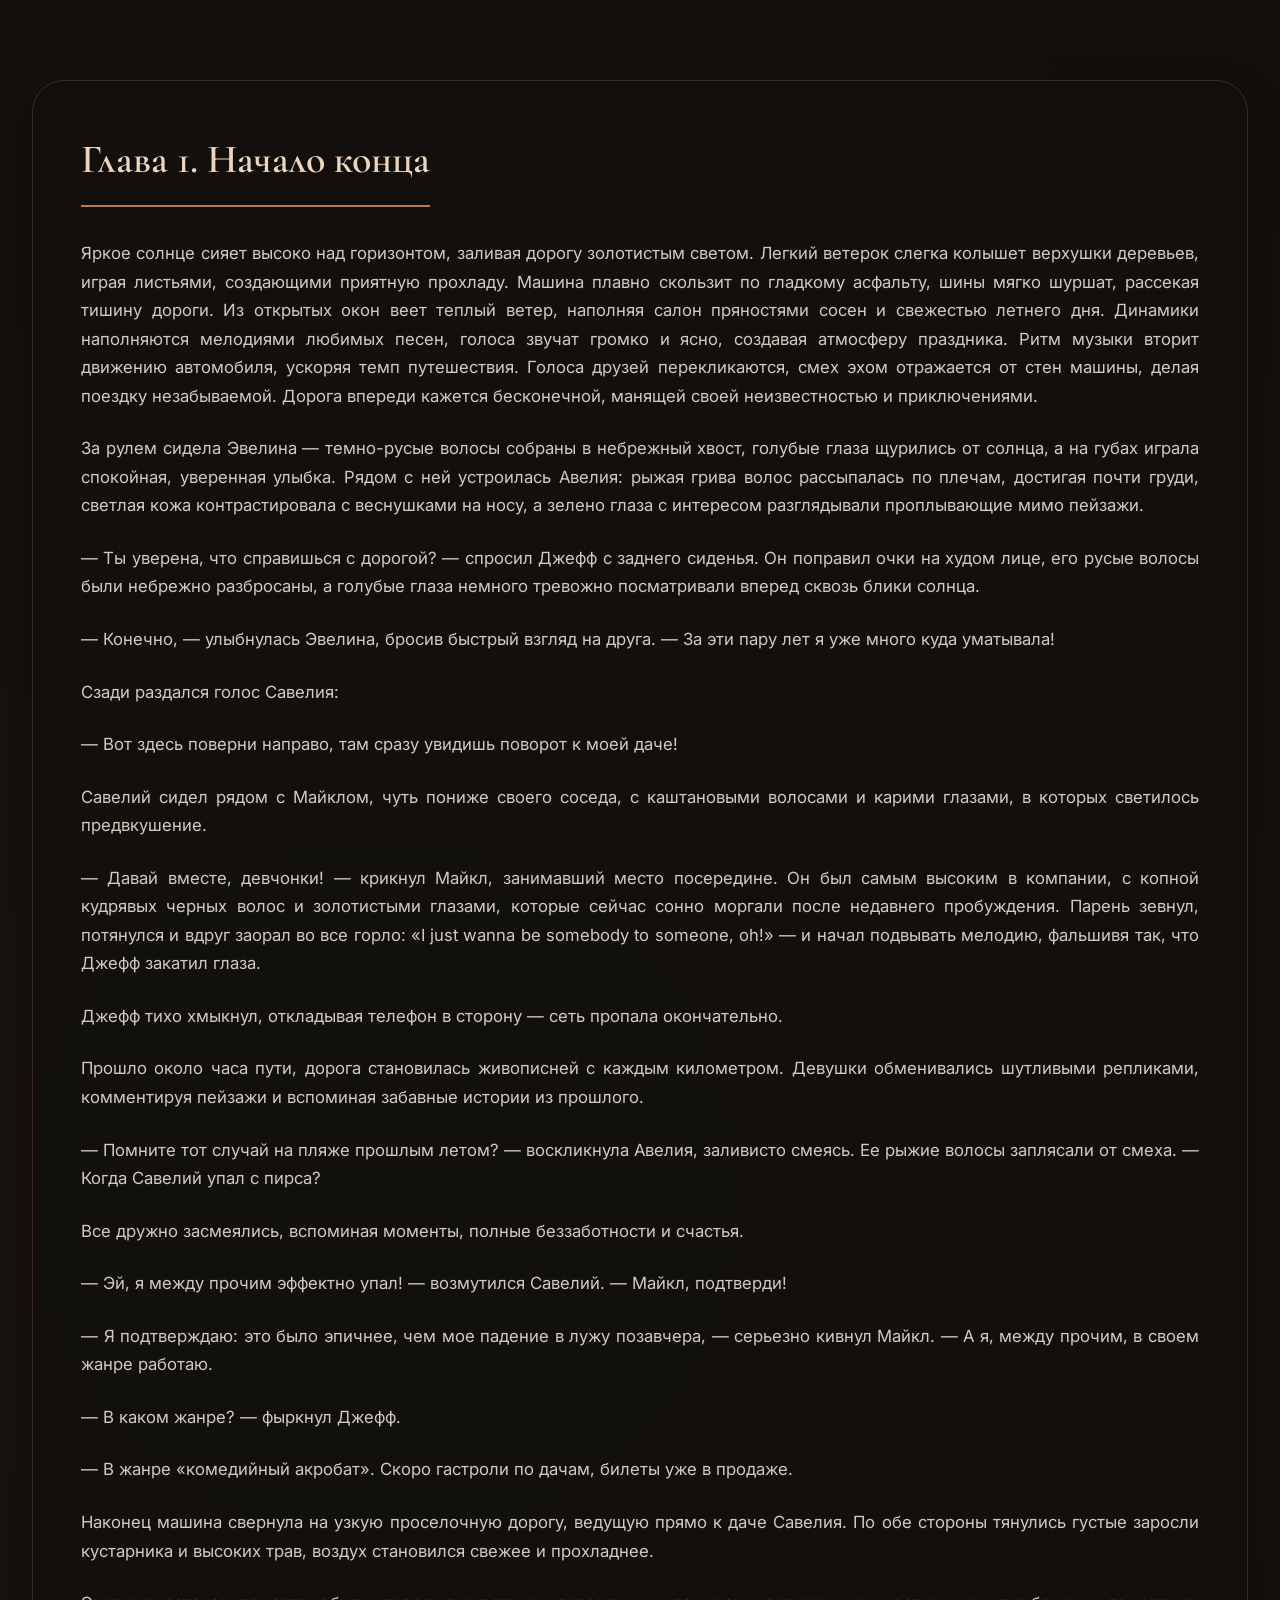
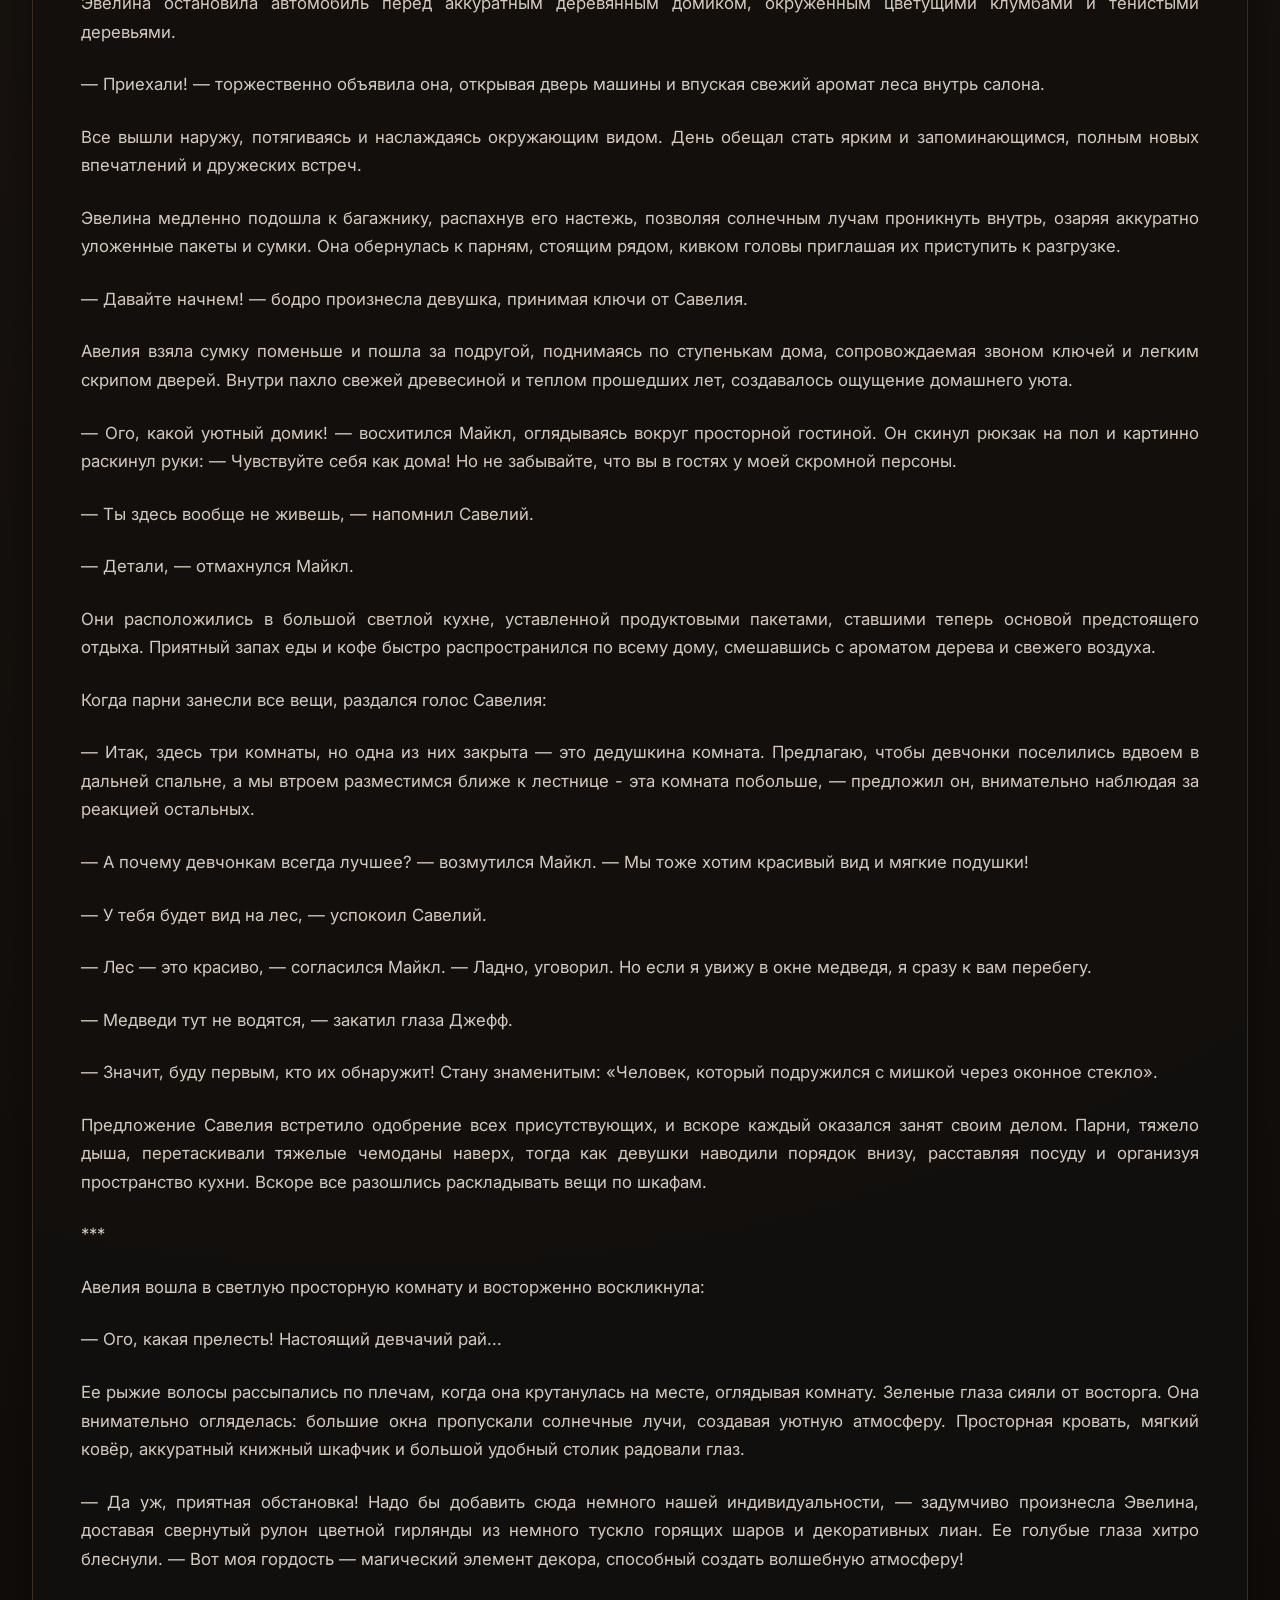
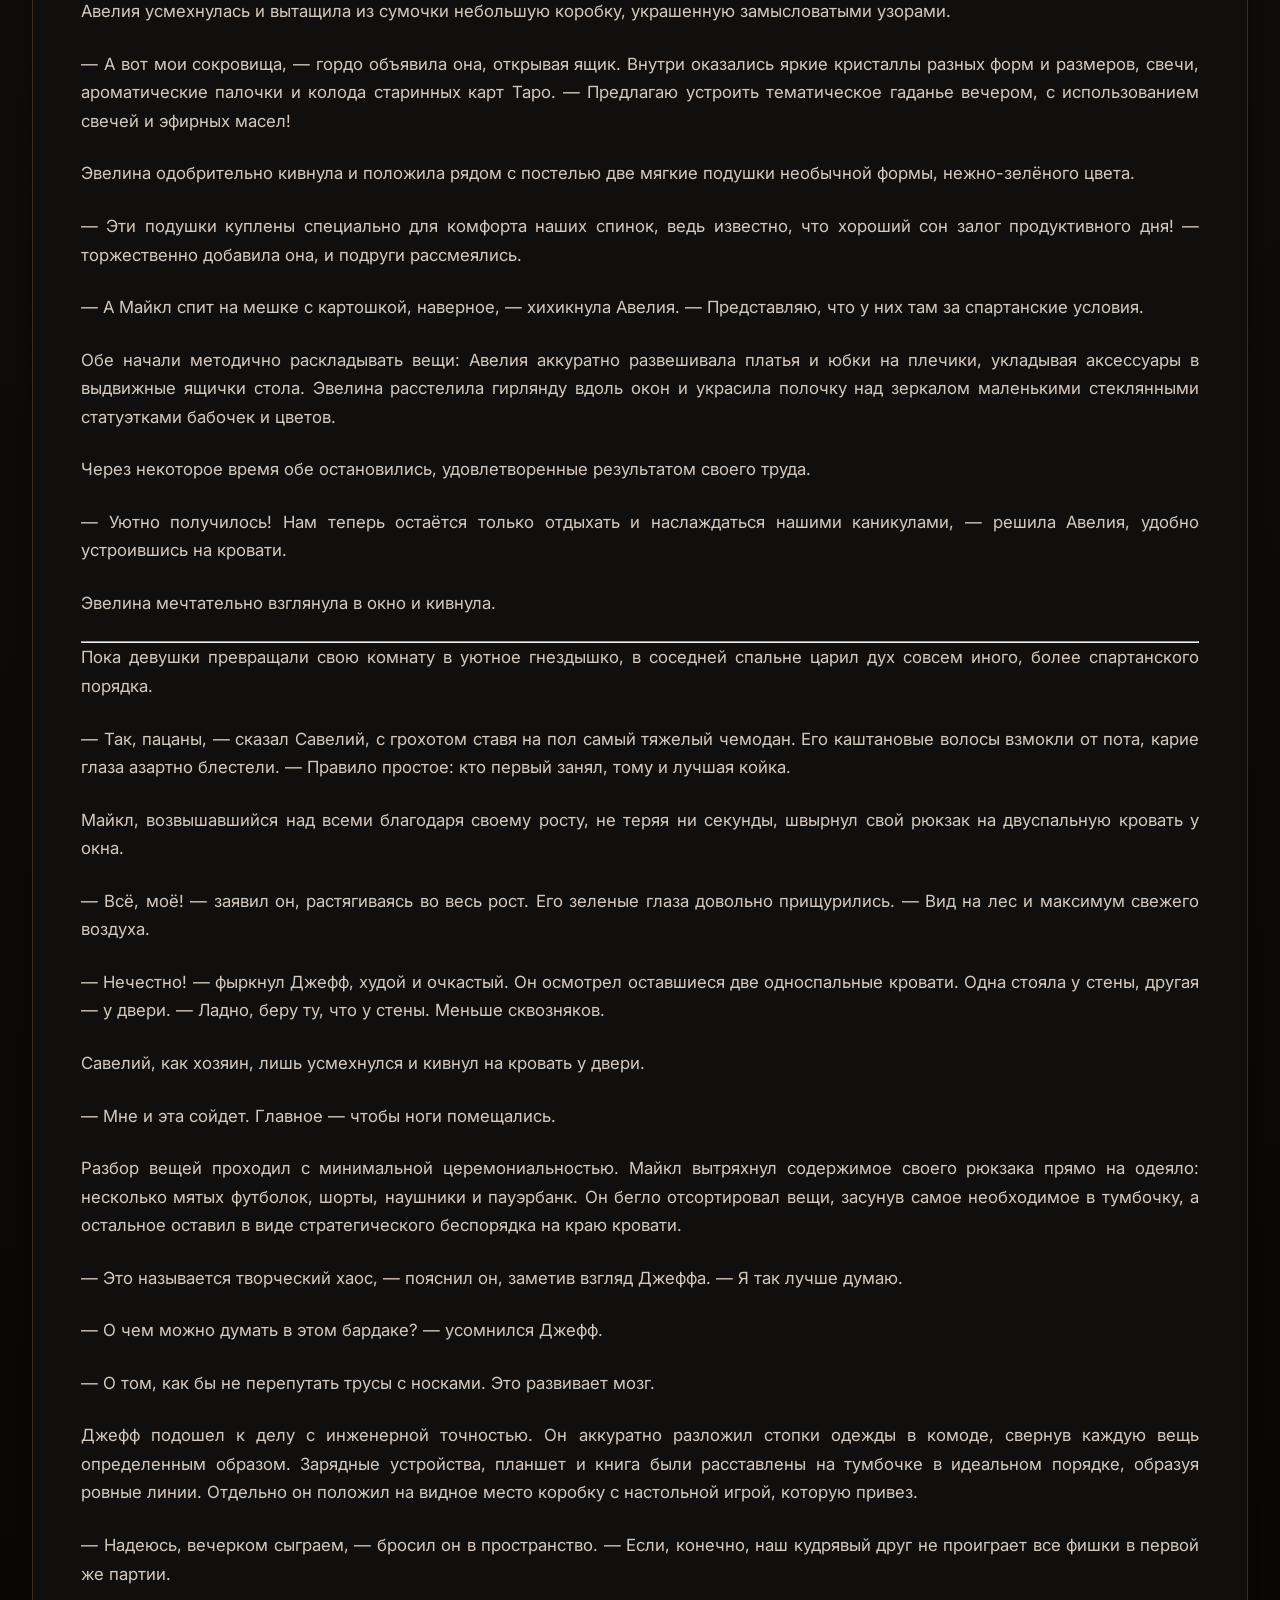
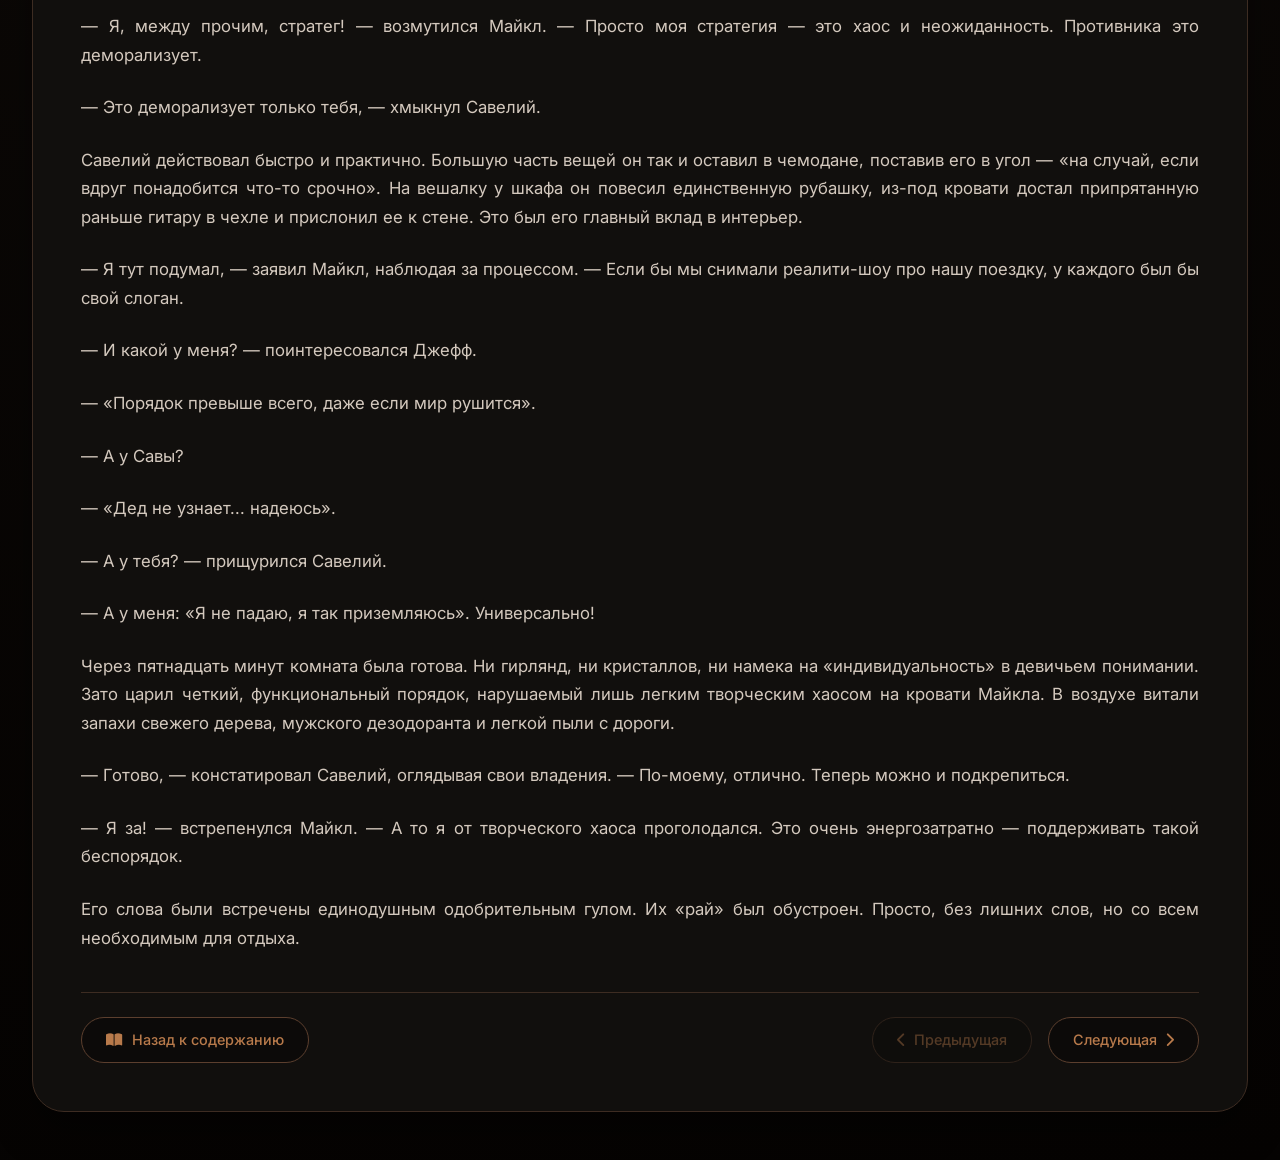
<file: tty/glava1.html>
<!DOCTYPE html>
<html lang="ru">
<head>
    <meta charset="UTF-8">
    <meta name="viewport" content="width=device-width, initial-scale=1.0">
    <title>Глава 1. Начало конца — Вечные каникулы</title>
    <link rel="preconnect" href="https://fonts.googleapis.com">
    <link rel="preconnect" href="https://fonts.gstatic.com" crossorigin>
    <link href="https://fonts.googleapis.com/css2?family=Cormorant+Garamond:ital,wght@0,400;0,500;0,600;0,700;1,400;1,500;1,600&family=Inter:opsz,wght@14..32,300;34..32,400;34..32,500;34..32,600;34..32,700&display=swap" rel="stylesheet">
    <link rel="stylesheet" href="https://cdnjs.cloudflare.com/ajax/libs/font-awesome/6.0.0-beta3/css/all.min.css">
    <link rel="stylesheet" href="ind.css">
</head>
<body>

    <div class="chapter-page">
        <div class="container">
            <div class="chapter-full">
                <h1>Глава 1. Начало конца</h1>
                
                <p>Яркое солнце сияет высоко над горизонтом, заливая дорогу золотистым светом. Легкий ветерок слегка колышет верхушки деревьев, играя листьями, создающими приятную прохладу. Машина плавно скользит по гладкому асфальту, шины мягко шуршат, рассекая тишину дороги. Из открытых окон веет теплый ветер, наполняя салон пряностями сосен и свежестью летнего дня. Динамики наполняются мелодиями любимых песен, голоса звучат громко и ясно, создавая атмосферу праздника. Ритм музыки вторит движению автомобиля, ускоряя темп путешествия. Голоса друзей перекликаются, смех эхом отражается от стен машины, делая поездку незабываемой. Дорога впереди кажется бесконечной, манящей своей неизвестностью и приключениями.</p>
                
                <p>За рулем сидела Эвелина — темно-русые волосы собраны в небрежный хвост, голубые глаза щурились от солнца, а на губах играла спокойная, уверенная улыбка. Рядом с ней устроилась Авелия: рыжая грива волос рассыпалась по плечам, достигая почти груди, светлая кожа контрастировала с веснушками на носу, а зелено глаза с интересом разглядывали проплывающие мимо пейзажи.</p>
                
                <p>— Ты уверена, что справишься с дорогой? — спросил Джефф с заднего сиденья. Он поправил очки на худом лице, его русые волосы были небрежно разбросаны, а голубые глаза немного тревожно посматривали вперед сквозь блики солнца.</p>
                
                <p>— Конечно, — улыбнулась Эвелина, бросив быстрый взгляд на друга. — За эти пару лет я уже много куда уматывала!</p>
                
                <p>Сзади раздался голос Савелия:</p>
                
                <p>— Вот здесь поверни направо, там сразу увидишь поворот к моей даче!</p>
                
                <p>Савелий сидел рядом с Майклом, чуть пониже своего соседа, с каштановыми волосами и карими глазами, в которых светилось предвкушение.</p>
                
                <p>— Давай вместе, девчонки! — крикнул Майкл, занимавший место посередине. Он был самым высоким в компании, с копной кудрявых черных волос и золотистыми глазами, которые сейчас сонно моргали после недавнего пробуждения. Парень зевнул, потянулся и вдруг заорал во все горло: «I just wanna be somebody to someone, oh!» — и начал подвывать мелодию, фальшивя так, что Джефф закатил глаза.</p>
                
                <p>Джефф тихо хмыкнул, откладывая телефон в сторону — сеть пропала окончательно.</p>
                
                <p>Прошло около часа пути, дорога становилась живописней с каждым километром. Девушки обменивались шутливыми репликами, комментируя пейзажи и вспоминая забавные истории из прошлого.</p>
                
                <p>— Помните тот случай на пляже прошлым летом? — воскликнула Авелия, заливисто смеясь. Ее рыжие волосы заплясали от смеха. — Когда Савелий упал с пирса?</p>
                
                <p>Все дружно засмеялись, вспоминая моменты, полные беззаботности и счастья.</p>
                
                <p>— Эй, я между прочим эффектно упал! — возмутился Савелий. — Майкл, подтверди!</p>
                
                <p>— Я подтверждаю: это было эпичнее, чем мое падение в лужу позавчера, — серьезно кивнул Майкл. — А я, между прочим, в своем жанре работаю.</p>
                
                <p>— В каком жанре? — фыркнул Джефф.</p>
                
                <p>— В жанре «комедийный акробат». Скоро гастроли по дачам, билеты уже в продаже.</p>
                
                <p>Наконец машина свернула на узкую проселочную дорогу, ведущую прямо к даче Савелия. По обе стороны тянулись густые заросли кустарника и высоких трав, воздух становился свежее и прохладнее.</p>
                
                <p>Эвелина остановила автомобиль перед аккуратным деревянным домиком, окруженным цветущими клумбами и тенистыми деревьями.</p>
                
                <p>— Приехали! — торжественно объявила она, открывая дверь машины и впуская свежий аромат леса внутрь салона.</p>
                
                <p>Все вышли наружу, потягиваясь и наслаждаясь окружающим видом. День обещал стать ярким и запоминающимся, полным новых впечатлений и дружеских встреч.</p>
                
                <p>Эвелина медленно подошла к багажнику, распахнув его настежь, позволяя солнечным лучам проникнуть внутрь, озаряя аккуратно уложенные пакеты и сумки. Она обернулась к парням, стоящим рядом, кивком головы приглашая их приступить к разгрузке.</p>
                
                <p>— Давайте начнем! — бодро произнесла девушка, принимая ключи от Савелия.</p>
                
                <p>Авелия взяла сумку поменьше и пошла за подругой, поднимаясь по ступенькам дома, сопровождаемая звоном ключей и легким скрипом дверей. Внутри пахло свежей древесиной и теплом прошедших лет, создавалось ощущение домашнего уюта.</p>
                
                <p>— Ого, какой уютный домик! — восхитился Майкл, оглядываясь вокруг просторной гостиной. Он скинул рюкзак на пол и картинно раскинул руки: — Чувствуйте себя как дома! Но не забывайте, что вы в гостях у моей скромной персоны.</p>
                
                <p>— Ты здесь вообще не живешь, — напомнил Савелий.</p>
                
                <p>— Детали, — отмахнулся Майкл.</p>
                
                <p>Они расположились в большой светлой кухне, уставленной продуктовыми пакетами, ставшими теперь основой предстоящего отдыха. Приятный запах еды и кофе быстро распространился по всему дому, смешавшись с ароматом дерева и свежего воздуха.</p>
                
                <p>Когда парни занесли все вещи, раздался голос Савелия:</p>
                
                <p>— Итак, здесь три комнаты, но одна из них закрыта — это дедушкина комната. Предлагаю, чтобы девчонки поселились вдвоем в дальней спальне, а мы втроем разместимся ближе к лестнице - эта комната побольше, — предложил он, внимательно наблюдая за реакцией остальных.</p>
                
                <p>— А почему девчонкам всегда лучшее? — возмутился Майкл. — Мы тоже хотим красивый вид и мягкие подушки!</p>
                
                <p>— У тебя будет вид на лес, — успокоил Савелий.</p>
                
                <p>— Лес — это красиво, — согласился Майкл. — Ладно, уговорил. Но если я увижу в окне медведя, я сразу к вам перебегу.</p>
                
                <p>— Медведи тут не водятся, — закатил глаза Джефф.</p>
                
                <p>— Значит, буду первым, кто их обнаружит! Стану знаменитым: «Человек, который подружился с мишкой через оконное стекло».</p>
                
                <p>Предложение Савелия встретило одобрение всех присутствующих, и вскоре каждый оказался занят своим делом. Парни, тяжело дыша, перетаскивали тяжелые чемоданы наверх, тогда как девушки наводили порядок внизу, расставляя посуду и организуя пространство кухни. Вскоре все разошлись раскладывать вещи по шкафам.</p>
                
                <p>***</p>
                
                <p>Авелия вошла в светлую просторную комнату и восторженно воскликнула:</p>
                
                <p>— Ого, какая прелесть! Настоящий девчачий рай...</p>
                
                <p>Ее рыжие волосы рассыпались по плечам, когда она крутанулась на месте, оглядывая комнату. Зеленые глаза сияли от восторга. Она внимательно огляделась: большие окна пропускали солнечные лучи, создавая уютную атмосферу. Просторная кровать, мягкий ковёр, аккуратный книжный шкафчик и большой удобный столик радовали глаз.</p>
                
                <p>— Да уж, приятная обстановка! Надо бы добавить сюда немного нашей индивидуальности, — задумчиво произнесла Эвелина, доставая свернутый рулон цветной гирлянды из немного тускло горящих шаров и декоративных лиан. Ее голубые глаза хитро блеснули. — Вот моя гордость — магический элемент декора, способный создать волшебную атмосферу!</p>
                
                <p>Авелия усмехнулась и вытащила из сумочки небольшую коробку, украшенную замысловатыми узорами.</p>
                
                <p>— А вот мои сокровища, — гордо объявила она, открывая ящик. Внутри оказались яркие кристаллы разных форм и размеров, свечи, ароматические палочки и колода старинных карт Таро. — Предлагаю устроить тематическое гаданье вечером, с использованием свечей и эфирных масел!</p>
                
                <p>Эвелина одобрительно кивнула и положила рядом с постелью две мягкие подушки необычной формы, нежно-зелёного цвета.</p>
                
                <p>— Эти подушки куплены специально для комфорта наших спинок, ведь известно, что хороший сон залог продуктивного дня! — торжественно добавила она, и подруги рассмеялись.</p>
                
                <p>— А Майкл спит на мешке с картошкой, наверное, — хихикнула Авелия. — Представляю, что у них там за спартанские условия.</p>
                
                <p>Обе начали методично раскладывать вещи: Авелия аккуратно развешивала платья и юбки на плечики, укладывая аксессуары в выдвижные ящички стола. Эвелина расстелила гирлянду вдоль окон и украсила полочку над зеркалом маленькими стеклянными статуэтками бабочек и цветов.</p>
                
                <p>Через некоторое время обе остановились, удовлетворенные результатом своего труда.</p>
                
                <p>— Уютно получилось! Нам теперь остаётся только отдыхать и наслаждаться нашими каникулами, — решила Авелия, удобно устроившись на кровати.</p>
                
                <p>Эвелина мечтательно взглянула в окно и кивнула.</p>
                
                <hr>
                
                <p>Пока девушки превращали свою комнату в уютное гнездышко, в соседней спальне царил дух совсем иного, более спартанского порядка.</p>
                
                <p>— Так, пацаны, — сказал Савелий, с грохотом ставя на пол самый тяжелый чемодан. Его каштановые волосы взмокли от пота, карие глаза азартно блестели. — Правило простое: кто первый занял, тому и лучшая койка.</p>
                
                <p>Майкл, возвышавшийся над всеми благодаря своему росту, не теряя ни секунды, швырнул свой рюкзак на двуспальную кровать у окна.</p>
                
                <p>— Всё, моё! — заявил он, растягиваясь во весь рост. Его зеленые глаза довольно прищурились. — Вид на лес и максимум свежего воздуха.</p>
                
                <p>— Нечестно! — фыркнул Джефф, худой и очкастый. Он осмотрел оставшиеся две односпальные кровати. Одна стояла у стены, другая — у двери. — Ладно, беру ту, что у стены. Меньше сквозняков.</p>
                
                <p>Савелий, как хозяин, лишь усмехнулся и кивнул на кровать у двери.</p>
                
                <p>— Мне и эта сойдет. Главное — чтобы ноги помещались.</p>
                
                <p>Разбор вещей проходил с минимальной церемониальностью. Майкл вытряхнул содержимое своего рюкзака прямо на одеяло: несколько мятых футболок, шорты, наушники и пауэрбанк. Он бегло отсортировал вещи, засунув самое необходимое в тумбочку, а остальное оставил в виде стратегического беспорядка на краю кровати.</p>
                
                <p>— Это называется творческий хаос, — пояснил он, заметив взгляд Джеффа. — Я так лучше думаю.</p>
                
                <p>— О чем можно думать в этом бардаке? — усомнился Джефф.</p>
                
                <p>— О том, как бы не перепутать трусы с носками. Это развивает мозг.</p>
                
                <p>Джефф подошел к делу с инженерной точностью. Он аккуратно разложил стопки одежды в комоде, свернув каждую вещь определенным образом. Зарядные устройства, планшет и книга были расставлены на тумбочке в идеальном порядке, образуя ровные линии. Отдельно он положил на видное место коробку с настольной игрой, которую привез.</p>
                
                <p>— Надеюсь, вечерком сыграем, — бросил он в пространство. — Если, конечно, наш кудрявый друг не проиграет все фишки в первой же партии.</p>
                
                <p>— Я, между прочим, стратег! — возмутился Майкл. — Просто моя стратегия — это хаос и неожиданность. Противника это деморализует.</p>
                
                <p>— Это деморализует только тебя, — хмыкнул Савелий.</p>
                
                <p>Савелий действовал быстро и практично. Большую часть вещей он так и оставил в чемодане, поставив его в угол — «на случай, если вдруг понадобится что-то срочно». На вешалку у шкафа он повесил единственную рубашку, из-под кровати достал припрятанную раньше гитару в чехле и прислонил ее к стене. Это был его главный вклад в интерьер.</p>
                
                <p>— Я тут подумал, — заявил Майкл, наблюдая за процессом. — Если бы мы снимали реалити-шоу про нашу поездку, у каждого был бы свой слоган.</p>
                
                <p>— И какой у меня? — поинтересовался Джефф.</p>
                
                <p>— «Порядок превыше всего, даже если мир рушится».</p>
                
                <p>— А у Савы?</p>
                
                <p>— «Дед не узнает... надеюсь».</p>
                
                <p>— А у тебя? — прищурился Савелий.</p>
                
                <p>— А у меня: «Я не падаю, я так приземляюсь». Универсально!</p>
                
                <p>Через пятнадцать минут комната была готова. Ни гирлянд, ни кристаллов, ни намека на «индивидуальность» в девичьем понимании. Зато царил четкий, функциональный порядок, нарушаемый лишь легким творческим хаосом на кровати Майкла. В воздухе витали запахи свежего дерева, мужского дезодоранта и легкой пыли с дороги.</p>
                
                <p>— Готово, — констатировал Савелий, оглядывая свои владения. — По-моему, отлично. Теперь можно и подкрепиться.</p>
                
                <p>— Я за! — встрепенулся Майкл. — А то я от творческого хаоса проголодался. Это очень энергозатратно — поддерживать такой беспорядок.</p>
                
                <p>Его слова были встречены единодушным одобрительным гулом. Их «рай» был обустроен. Просто, без лишних слов, но со всем необходимым для отдыха.</p>
                
                <!-- НАВИГАЦИЯ МЕЖДУ ГЛАВАМИ -->
                <div class="chapter-navigation">
                    <a href="index.html#soderzhanie" class="nav-back">
                        <i class="fas fa-book-open"></i> Назад к содержанию
                    </a>
                    <div class="nav-arrows">
                        <a href="#" class="nav-prev disabled">
                            <i class="fas fa-chevron-left"></i> Предыдущая
                        </a>
                        <a href="glava2.html" class="nav-next">
                            Следующая <i class="fas fa-chevron-right"></i>
                        </a>
                    </div>
                </div>
            </div>
        </div>
    </div>

</body>
</html>
</file>
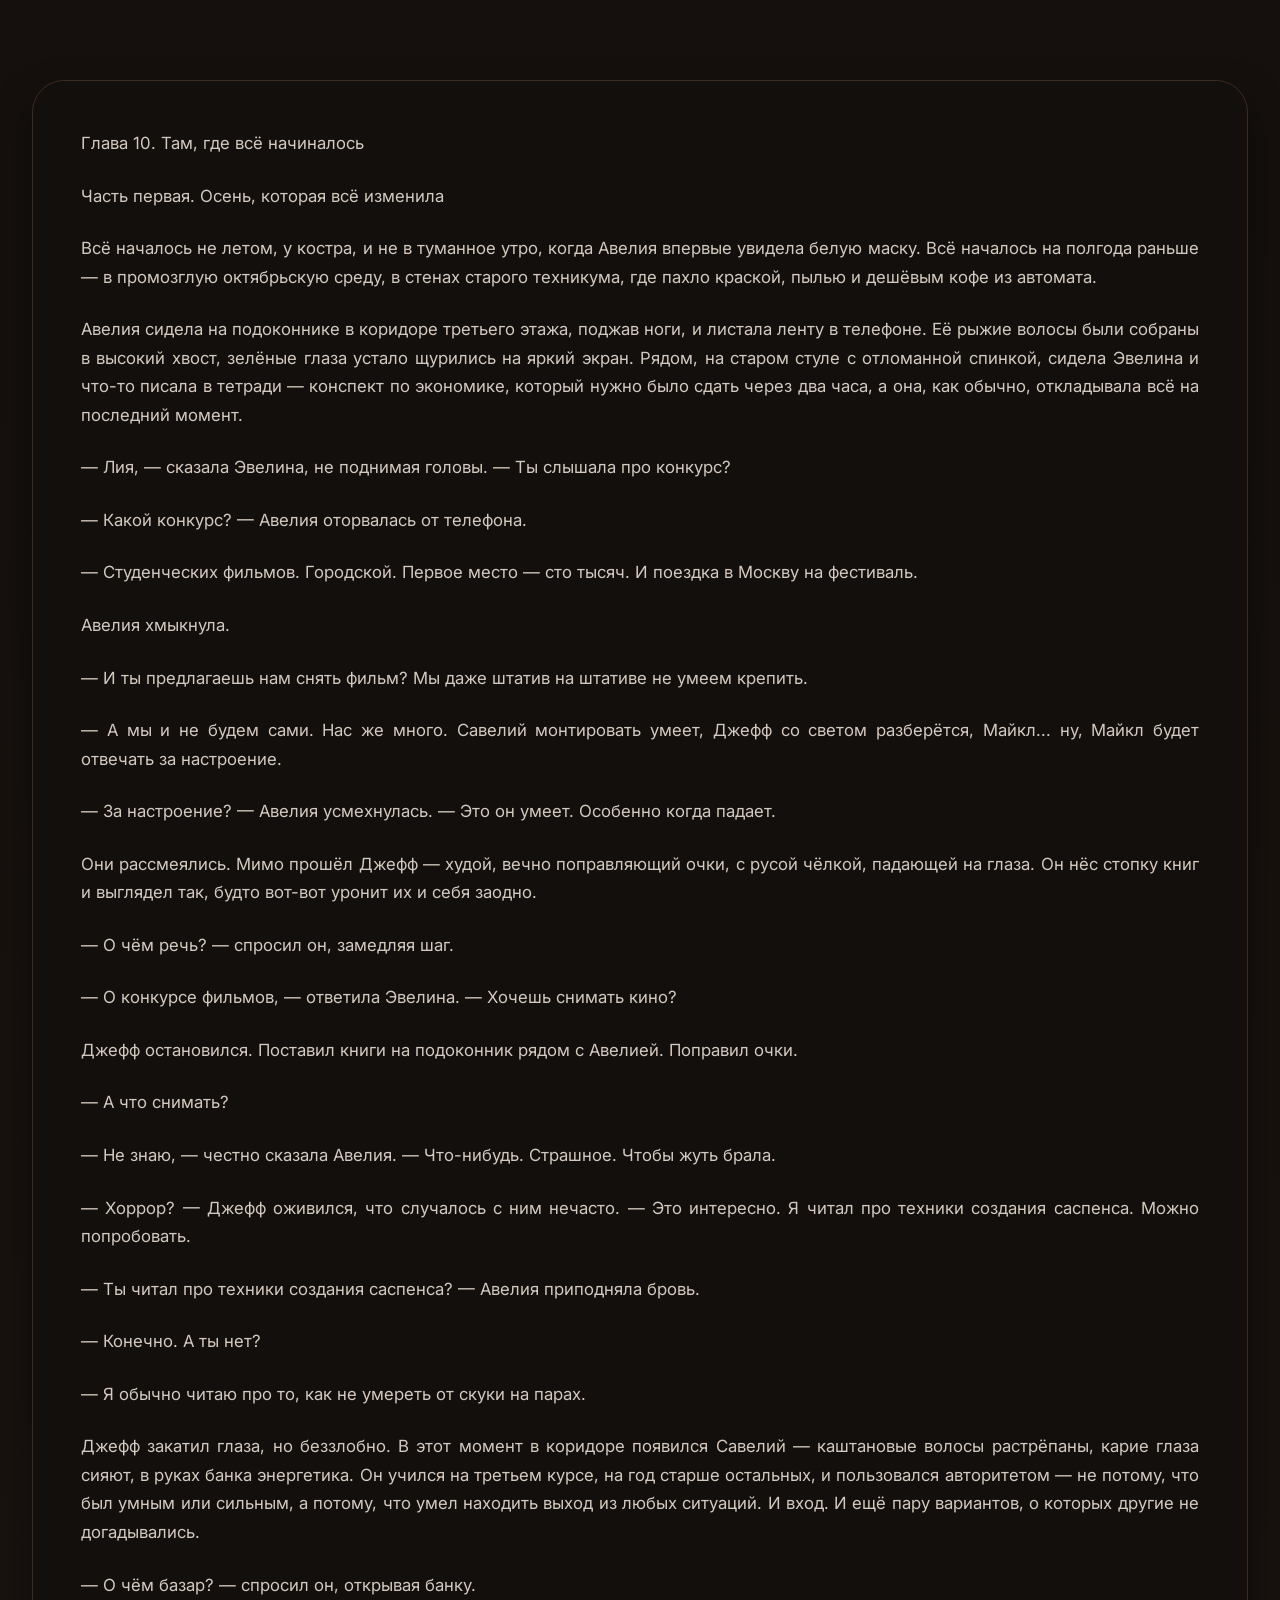
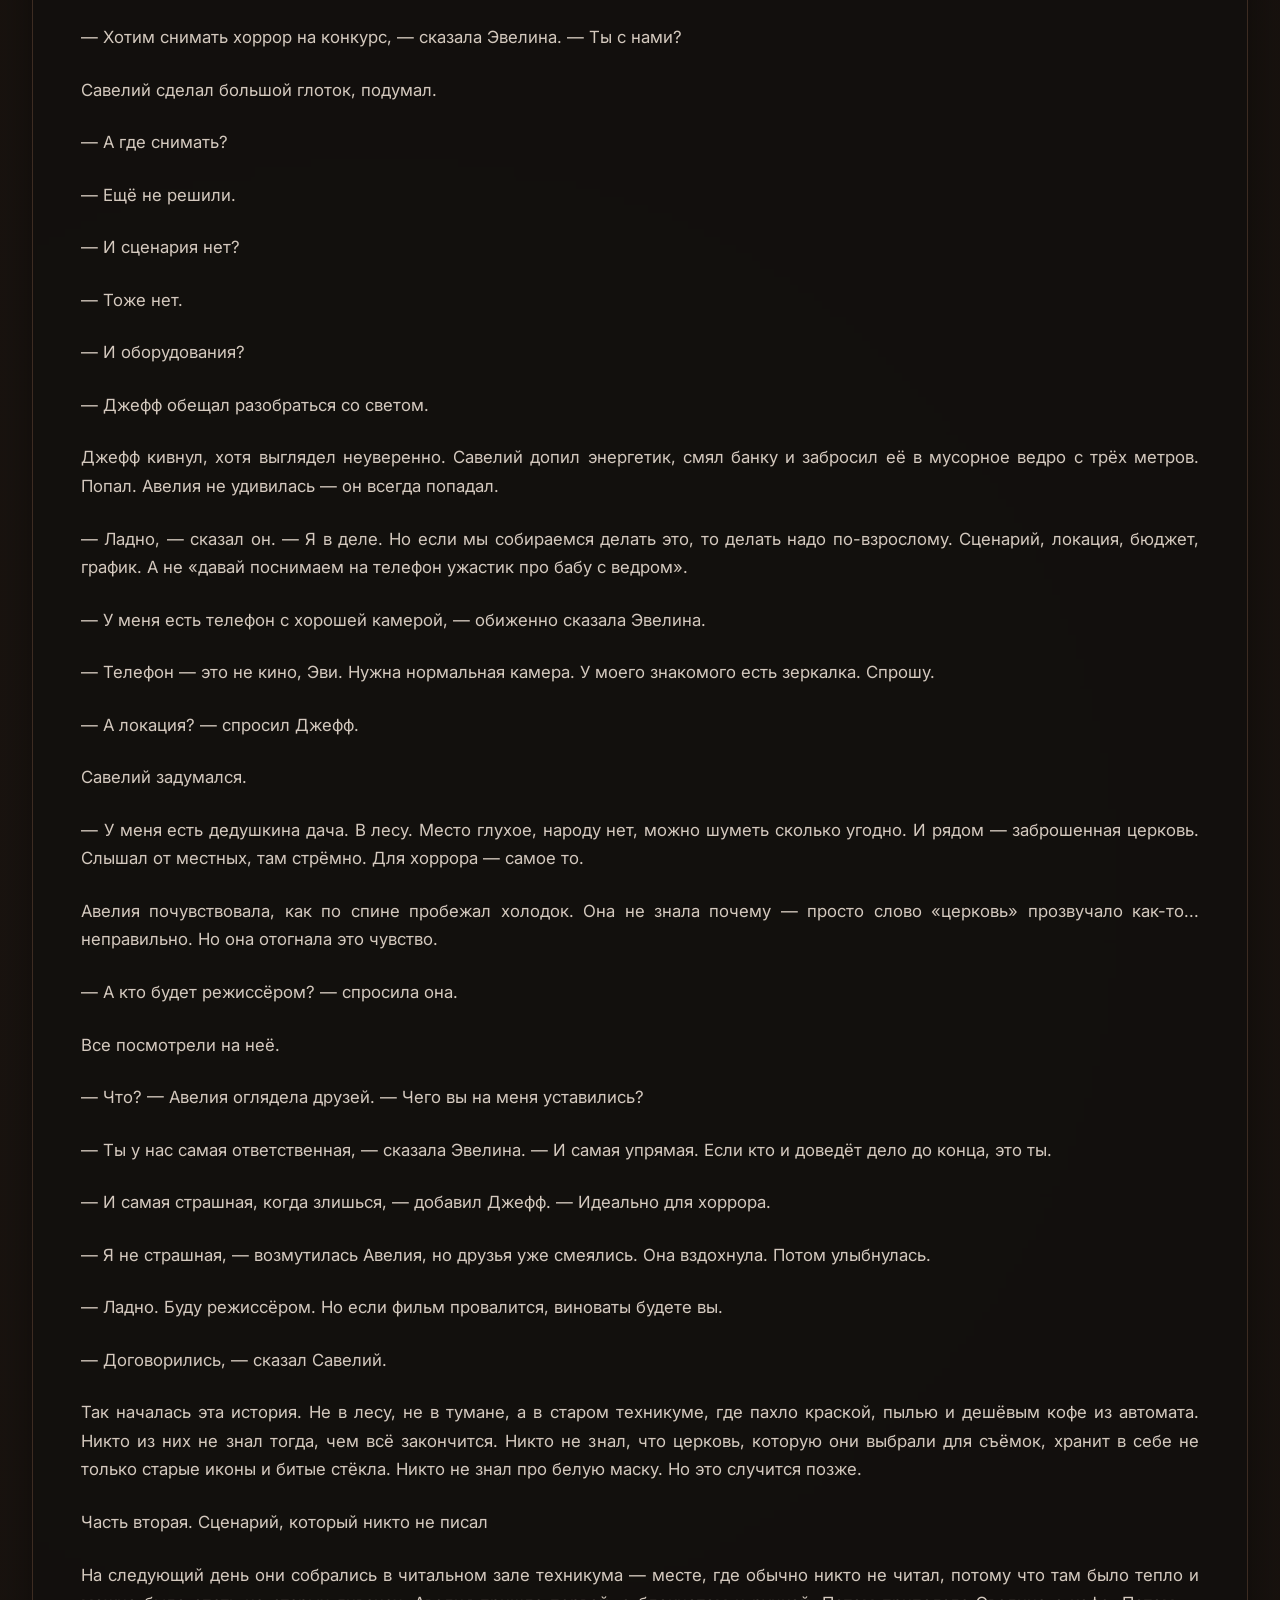
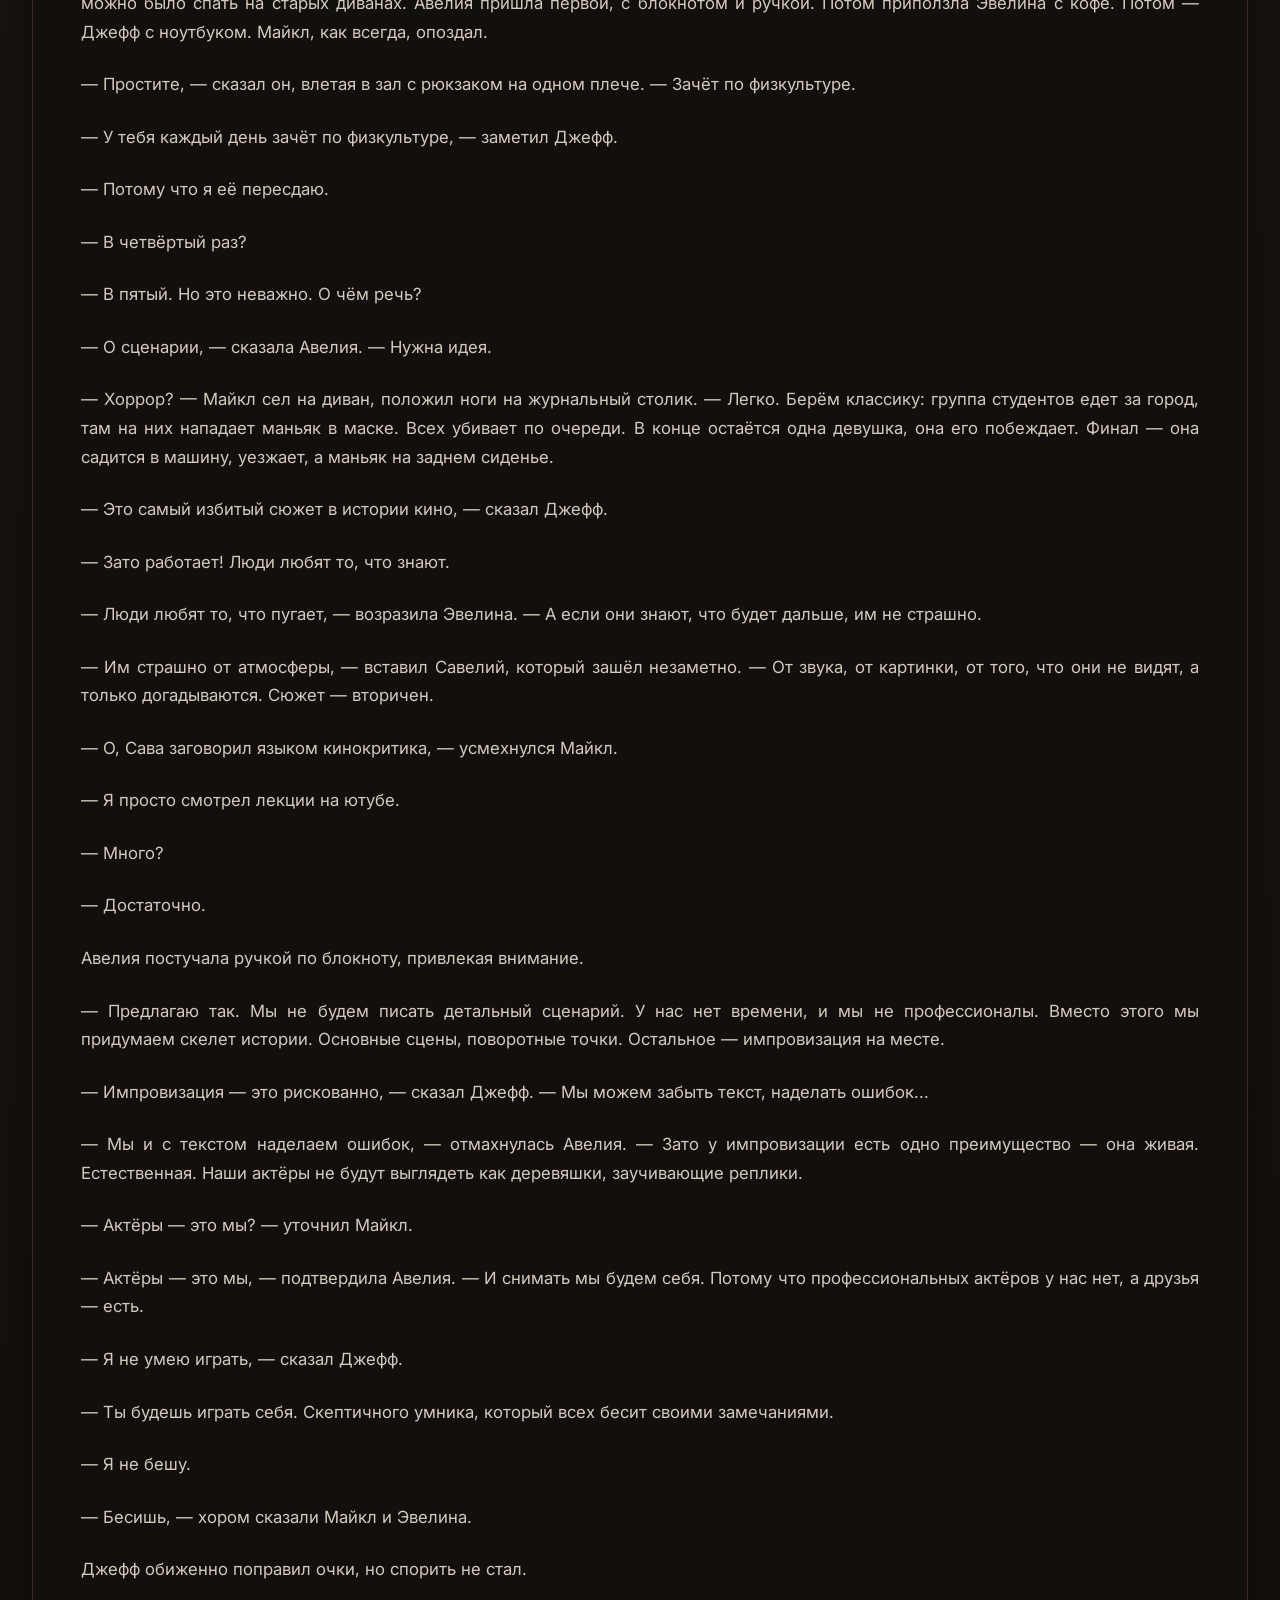
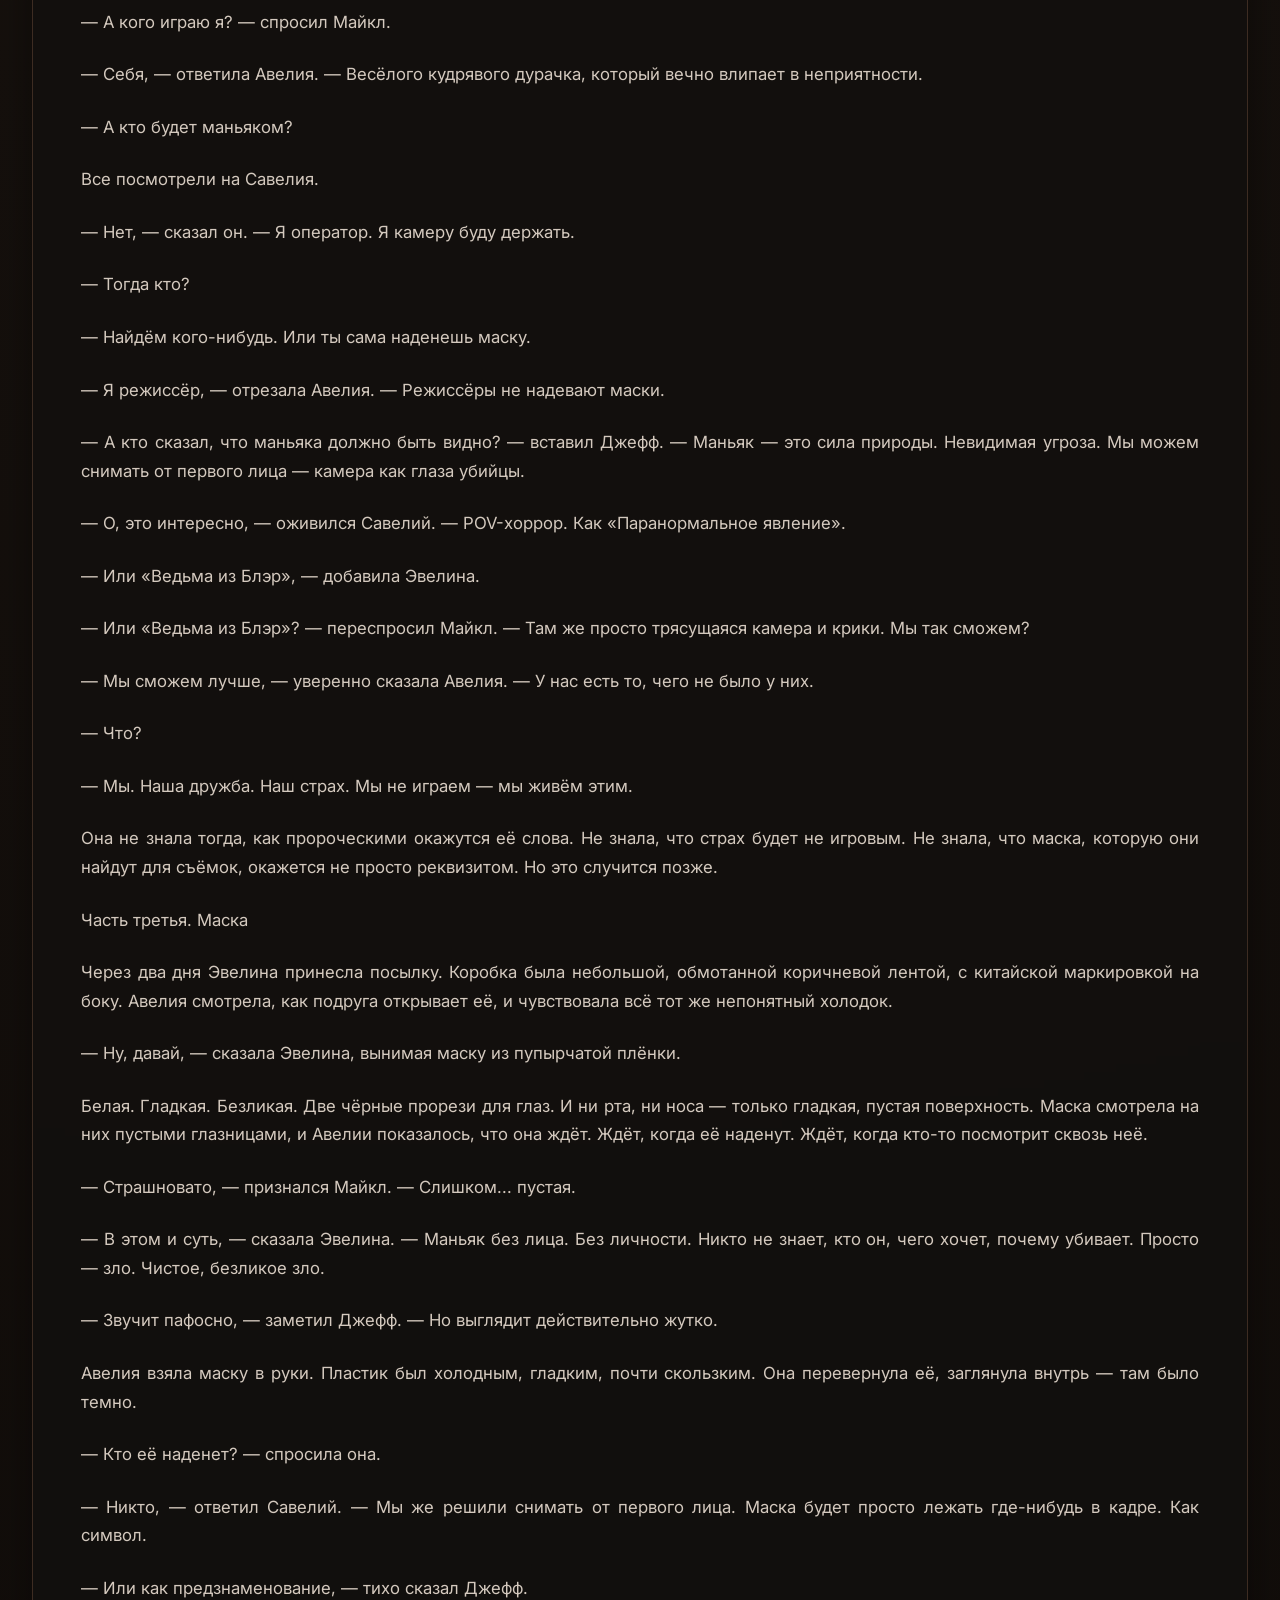
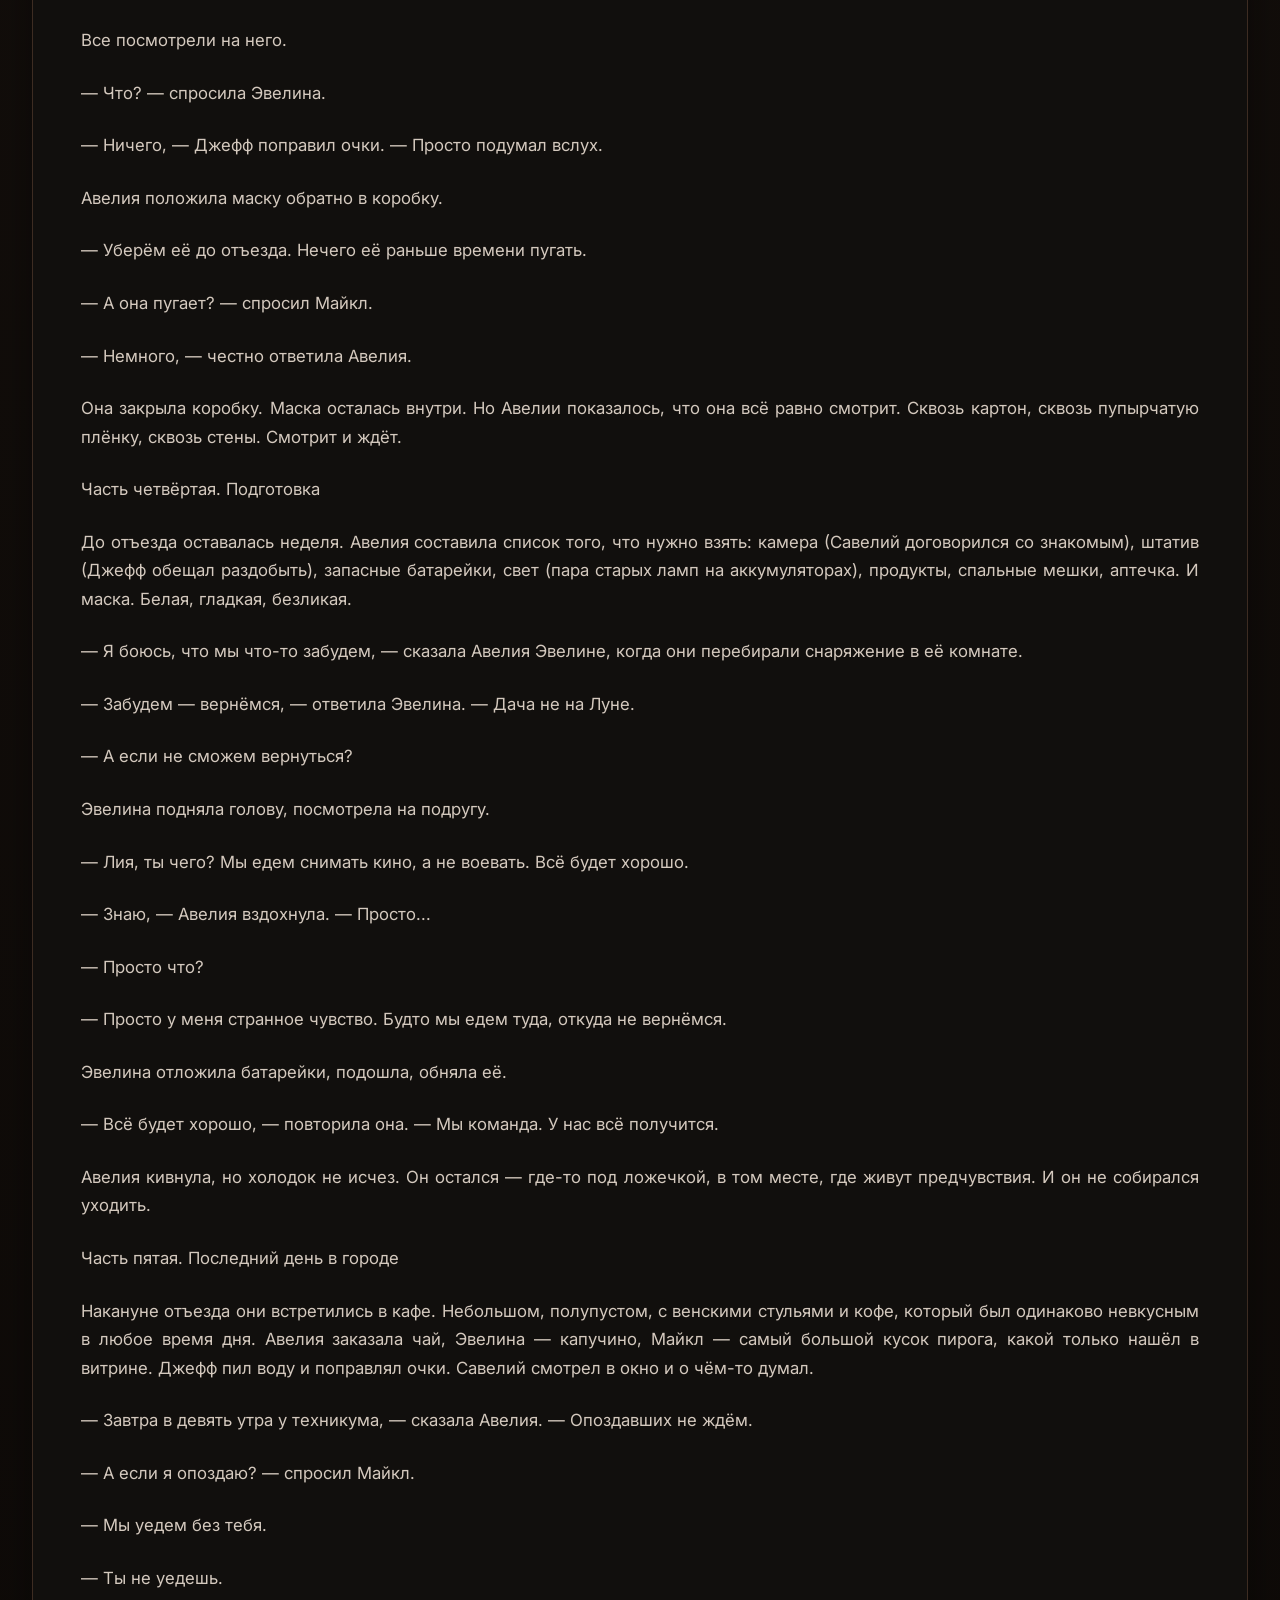
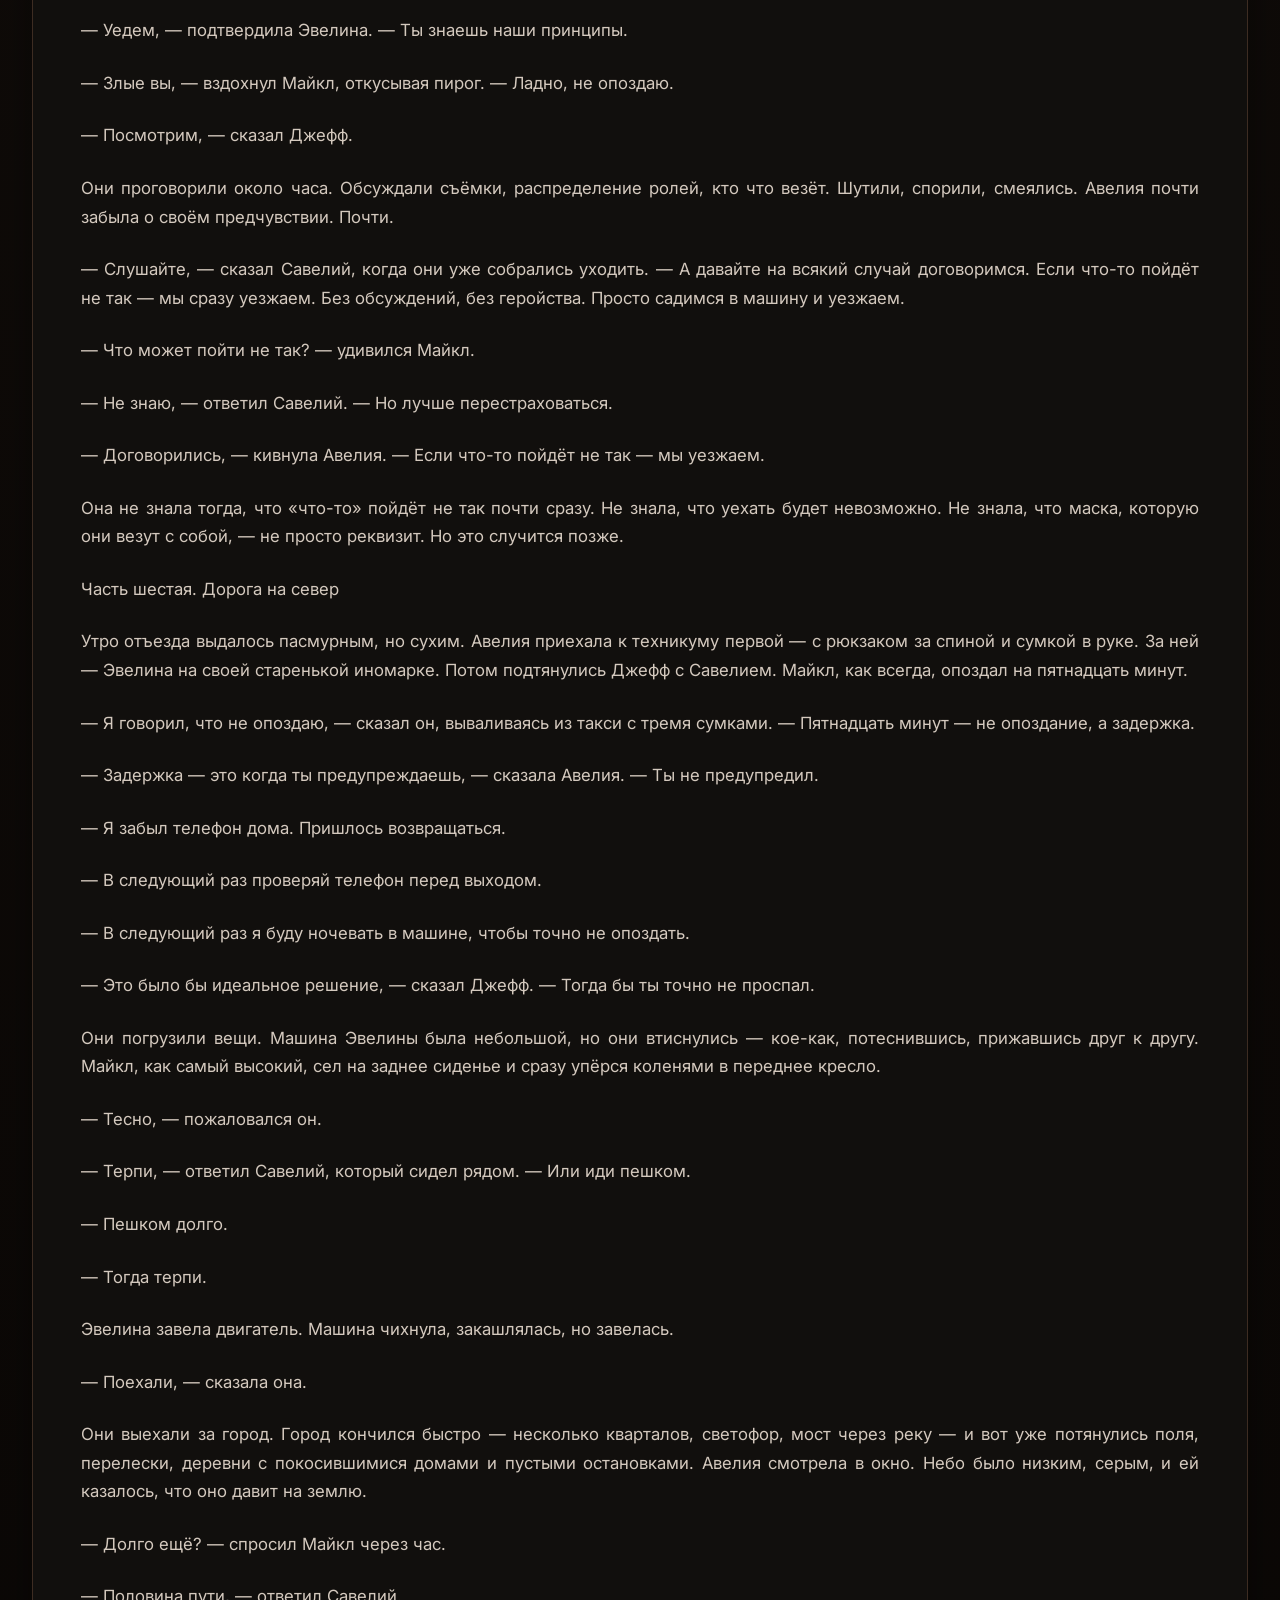
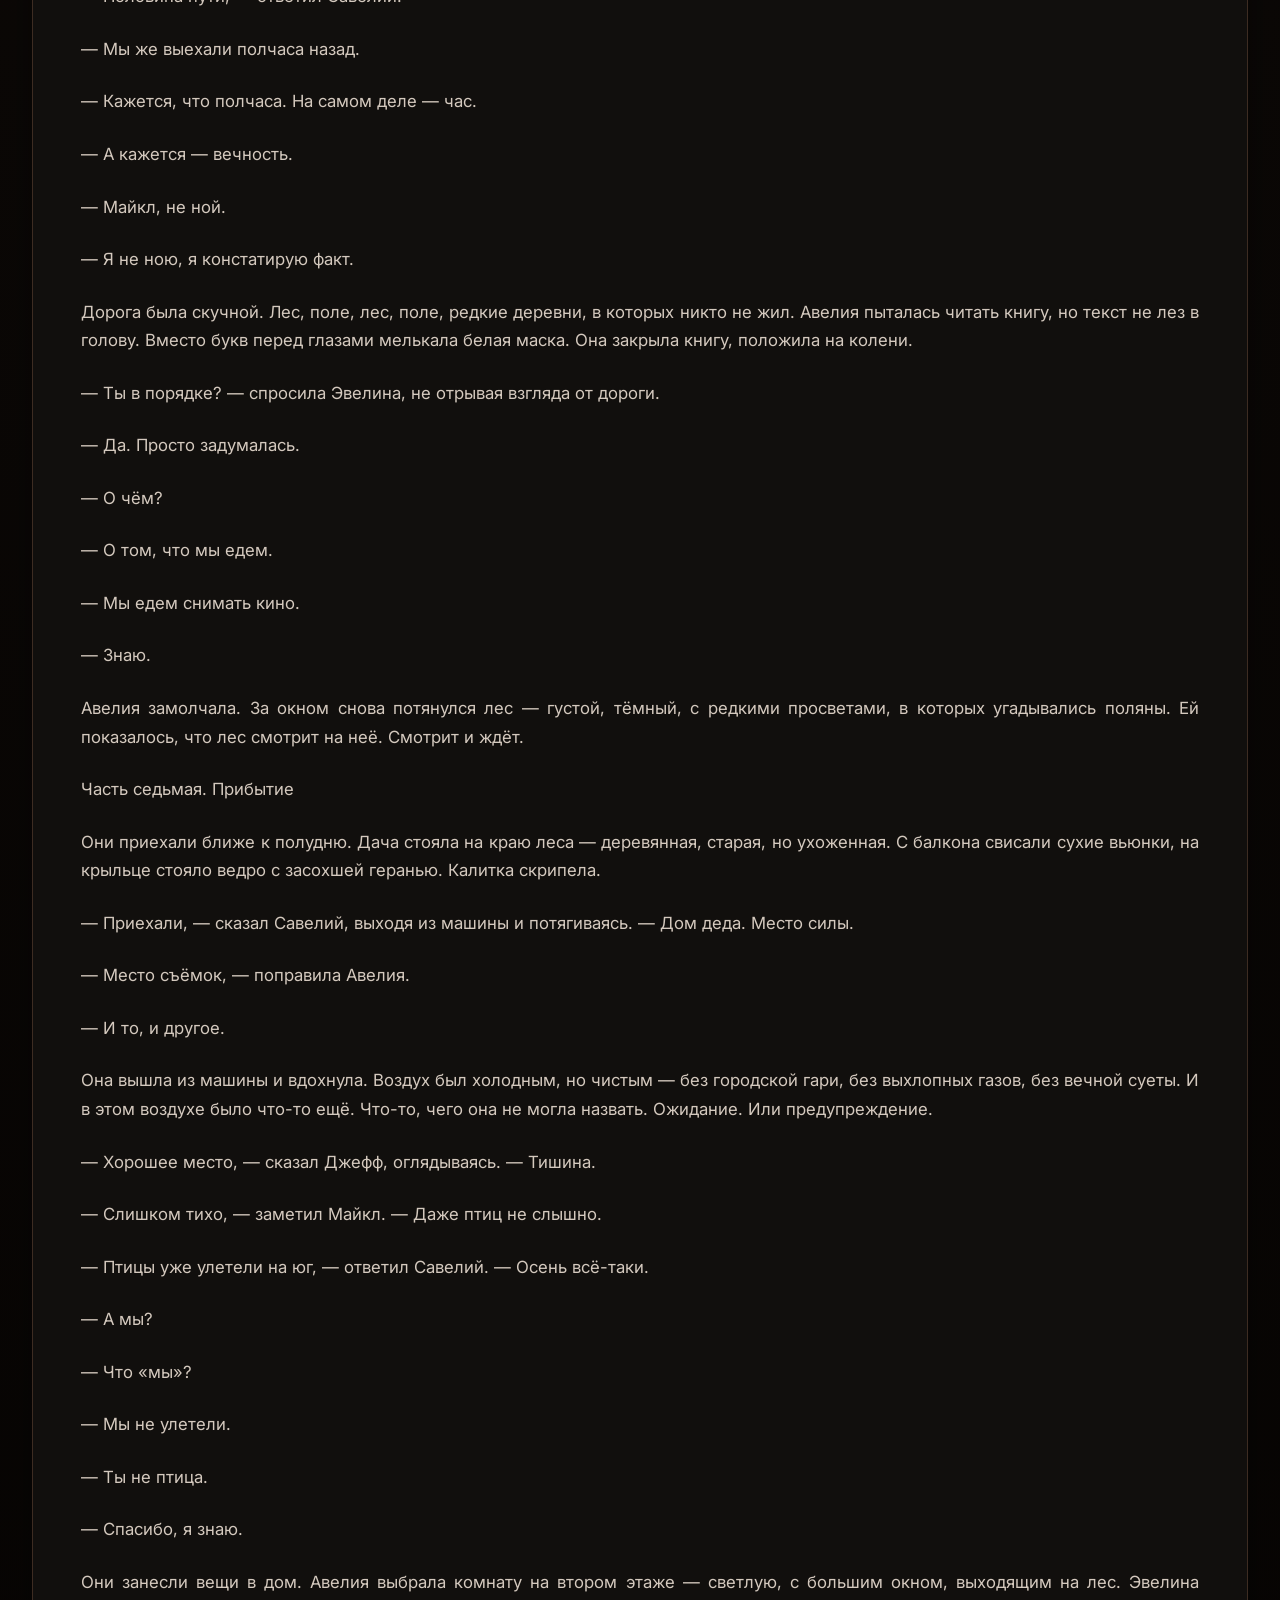
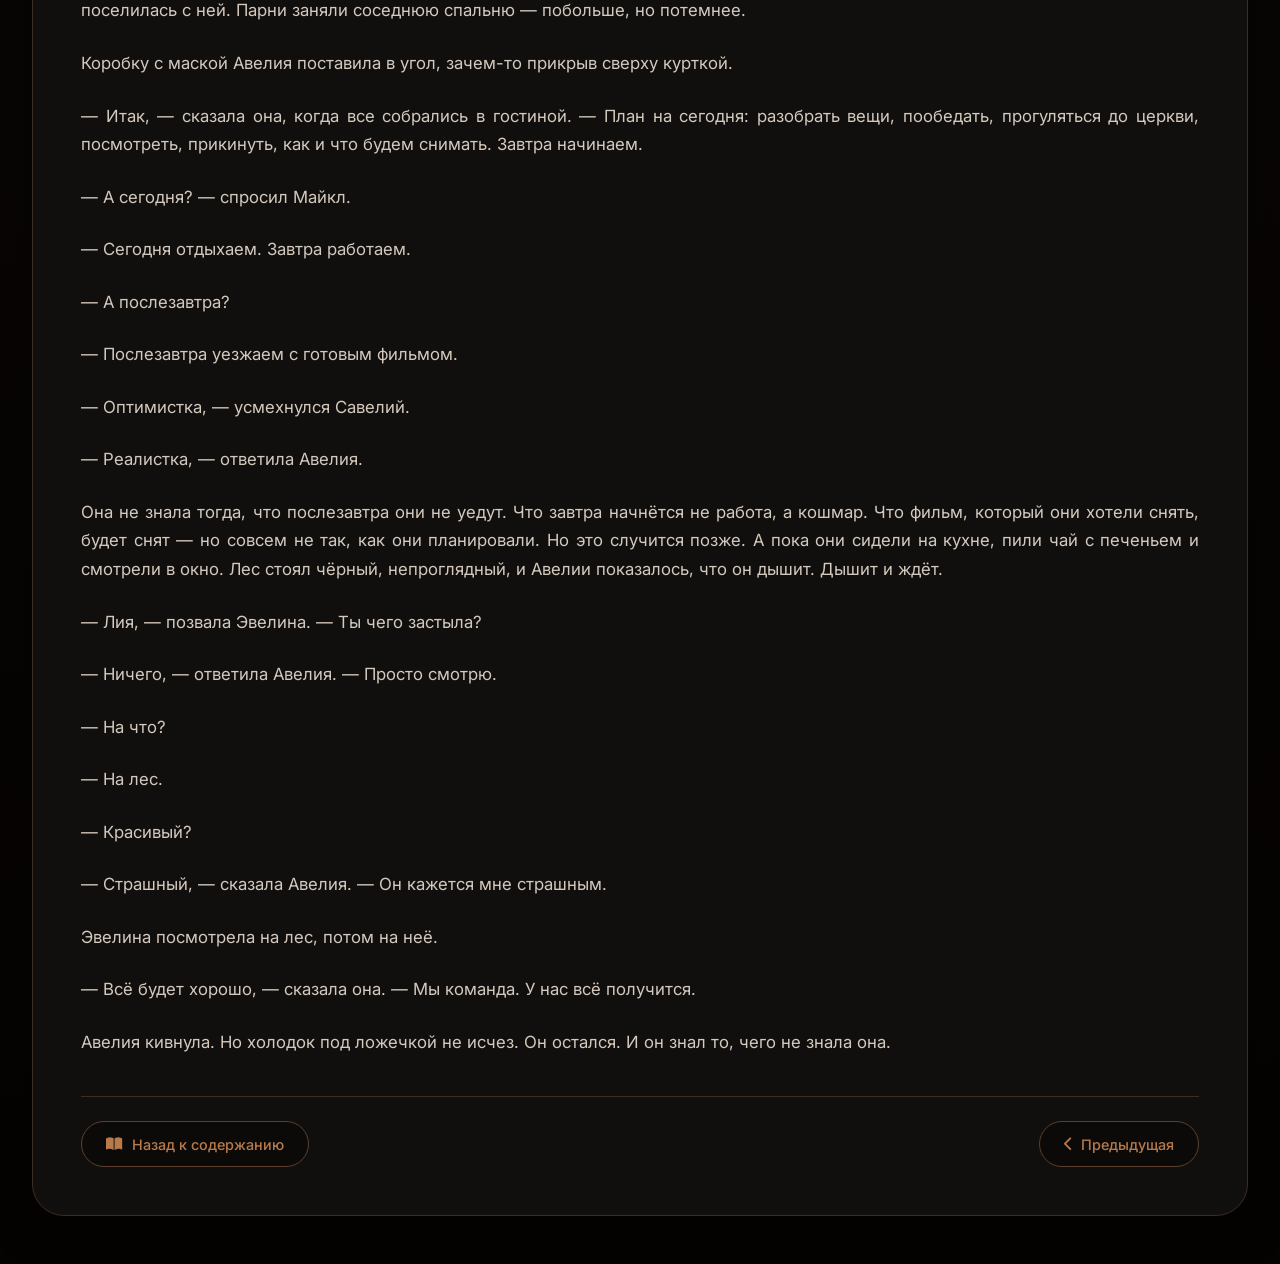
<file: tty/glava10.html>
<!DOCTYPE html>
<html lang="ru">
<head>
    <meta charset="UTF-8">
    <meta name="viewport" content="width=device-width, initial-scale=1.0">
    <title>Глава 9. Одна против тьмы</title>
    <link rel="preconnect" href="https://fonts.googleapis.com">
    <link rel="preconnect" href="https://fonts.gstatic.com" crossorigin>
    <link href="https://fonts.googleapis.com/css2?family=Cormorant+Garamond:ital,wght@0,400;0,500;0,600;0,700;1,400;1,500;1,600&family=Inter:opsz,wght@14..32,300;34..32,400;34..32,500;34..32,600;34..32,700&display=swap" rel="stylesheet">
    <link rel="stylesheet" href="https://cdnjs.cloudflare.com/ajax/libs/font-awesome/6.0.0-beta3/css/all.min.css">
    <link rel="stylesheet" href="ind.css">
</head>
<body>

    <div class="chapter-page">
        <div class="container">
            <div class="chapter-full">
                <p>Глава 10. Там, где всё начиналось</p>
                <p>Часть первая. Осень, которая всё изменила</p>
                <p>Всё началось не летом, у костра, и не в туманное утро, когда Авелия впервые увидела белую маску. Всё началось на полгода раньше — в промозглую октябрьскую среду, в стенах старого техникума, где пахло краской, пылью и дешёвым кофе из автомата.</p>
                <p>Авелия сидела на подоконнике в коридоре третьего этажа, поджав ноги, и листала ленту в телефоне. Её рыжие волосы были собраны в высокий хвост, зелёные глаза устало щурились на яркий экран. Рядом, на старом стуле с отломанной спинкой, сидела Эвелина и что-то писала в тетради — конспект по экономике, который нужно было сдать через два часа, а она, как обычно, откладывала всё на последний момент.</p>
                <p>— Лия, — сказала Эвелина, не поднимая головы. — Ты слышала про конкурс?</p>
                <p>— Какой конкурс? — Авелия оторвалась от телефона.</p>
                <p>— Студенческих фильмов. Городской. Первое место — сто тысяч. И поездка в Москву на фестиваль.</p>
                <p>Авелия хмыкнула.</p>
                <p>— И ты предлагаешь нам снять фильм? Мы даже штатив на штативе не умеем крепить.</p>
                <p>— А мы и не будем сами. Нас же много. Савелий монтировать умеет, Джефф со светом разберётся, Майкл... ну, Майкл будет отвечать за настроение.</p>
                <p>— За настроение? — Авелия усмехнулась. — Это он умеет. Особенно когда падает.</p>
                <p>Они рассмеялись. Мимо прошёл Джефф — худой, вечно поправляющий очки, с русой чёлкой, падающей на глаза. Он нёс стопку книг и выглядел так, будто вот-вот уронит их и себя заодно.</p>
                <p>— О чём речь? — спросил он, замедляя шаг.</p>
                <p>— О конкурсе фильмов, — ответила Эвелина. — Хочешь снимать кино?</p>
                <p>Джефф остановился. Поставил книги на подоконник рядом с Авелией. Поправил очки.</p>
                <p>— А что снимать?</p>
                <p>— Не знаю, — честно сказала Авелия. — Что-нибудь. Страшное. Чтобы жуть брала.</p>
                <p>— Хоррор? — Джефф оживился, что случалось с ним нечасто. — Это интересно. Я читал про техники создания саспенса. Можно попробовать.</p>
                <p>— Ты читал про техники создания саспенса? — Авелия приподняла бровь.</p>
                <p>— Конечно. А ты нет?</p>
                <p>— Я обычно читаю про то, как не умереть от скуки на парах.</p>
                <p>Джефф закатил глаза, но беззлобно. В этот момент в коридоре появился Савелий — каштановые волосы растрёпаны, карие глаза сияют, в руках банка энергетика. Он учился на третьем курсе, на год старше остальных, и пользовался авторитетом — не потому, что был умным или сильным, а потому, что умел находить выход из любых ситуаций. И вход. И ещё пару вариантов, о которых другие не догадывались.</p>
                <p>— О чём базар? — спросил он, открывая банку.</p>
                <p>— Хотим снимать хоррор на конкурс, — сказала Эвелина. — Ты с нами?</p>
                <p>Савелий сделал большой глоток, подумал.</p>
                <p>— А где снимать?</p>
                <p>— Ещё не решили.</p>
                <p>— И сценария нет?</p>
                <p>— Тоже нет.</p>
                <p>— И оборудования?</p>
                <p>— Джефф обещал разобраться со светом.</p>
                <p>Джефф кивнул, хотя выглядел неуверенно. Савелий допил энергетик, смял банку и забросил её в мусорное ведро с трёх метров. Попал. Авелия не удивилась — он всегда попадал.</p>
                <p>— Ладно, — сказал он. — Я в деле. Но если мы собираемся делать это, то делать надо по-взрослому. Сценарий, локация, бюджет, график. А не «давай поснимаем на телефон ужастик про бабу с ведром».</p>
                <p>— У меня есть телефон с хорошей камерой, — обиженно сказала Эвелина.</p>
                <p>— Телефон — это не кино, Эви. Нужна нормальная камера. У моего знакомого есть зеркалка. Спрошу.</p>
                <p>— А локация? — спросил Джефф.</p>
                <p>Савелий задумался.</p>
                <p>— У меня есть дедушкина дача. В лесу. Место глухое, народу нет, можно шуметь сколько угодно. И рядом — заброшенная церковь. Слышал от местных, там стрёмно. Для хоррора — самое то.</p>
                <p>Авелия почувствовала, как по спине пробежал холодок. Она не знала почему — просто слово «церковь» прозвучало как-то... неправильно. Но она отогнала это чувство.</p>
                <p>— А кто будет режиссёром? — спросила она.</p>
                <p>Все посмотрели на неё.</p>
                <p>— Что? — Авелия оглядела друзей. — Чего вы на меня уставились?</p>
                <p>— Ты у нас самая ответственная, — сказала Эвелина. — И самая упрямая. Если кто и доведёт дело до конца, это ты.</p>
                <p>— И самая страшная, когда злишься, — добавил Джефф. — Идеально для хоррора.</p>
                <p>— Я не страшная, — возмутилась Авелия, но друзья уже смеялись. Она вздохнула. Потом улыбнулась.</p>
                <p>— Ладно. Буду режиссёром. Но если фильм провалится, виноваты будете вы.</p>
                <p>— Договорились, — сказал Савелий.</p>
                <p>Так началась эта история. Не в лесу, не в тумане, а в старом техникуме, где пахло краской, пылью и дешёвым кофе из автомата. Никто из них не знал тогда, чем всё закончится. Никто не знал, что церковь, которую они выбрали для съёмок, хранит в себе не только старые иконы и битые стёкла. Никто не знал про белую маску. Но это случится позже.</p>
                <p>Часть вторая. Сценарий, который никто не писал</p>
                <p>На следующий день они собрались в читальном зале техникума — месте, где обычно никто не читал, потому что там было тепло и можно было спать на старых диванах. Авелия пришла первой, с блокнотом и ручкой. Потом приползла Эвелина с кофе. Потом — Джефф с ноутбуком. Майкл, как всегда, опоздал.</p>
                <p>— Простите, — сказал он, влетая в зал с рюкзаком на одном плече. — Зачёт по физкультуре.</p>
                <p>— У тебя каждый день зачёт по физкультуре, — заметил Джефф.</p>
                <p>— Потому что я её пересдаю.</p>
                <p>— В четвёртый раз?</p>
                <p>— В пятый. Но это неважно. О чём речь?</p>
                <p>— О сценарии, — сказала Авелия. — Нужна идея.</p>
                <p>— Хоррор? — Майкл сел на диван, положил ноги на журнальный столик. — Легко. Берём классику: группа студентов едет за город, там на них нападает маньяк в маске. Всех убивает по очереди. В конце остаётся одна девушка, она его побеждает. Финал — она садится в машину, уезжает, а маньяк на заднем сиденье.</p>
                <p>— Это самый избитый сюжет в истории кино, — сказал Джефф.</p>
                <p>— Зато работает! Люди любят то, что знают.</p>
                <p>— Люди любят то, что пугает, — возразила Эвелина. — А если они знают, что будет дальше, им не страшно.</p>
                <p>— Им страшно от атмосферы, — вставил Савелий, который зашёл незаметно. — От звука, от картинки, от того, что они не видят, а только догадываются. Сюжет — вторичен.</p>
                <p>— О, Сава заговорил языком кинокритика, — усмехнулся Майкл.</p>
                <p>— Я просто смотрел лекции на ютубе.</p>
                <p>— Много?</p>
                <p>— Достаточно.</p>
                <p>Авелия постучала ручкой по блокноту, привлекая внимание.</p>
                <p>— Предлагаю так. Мы не будем писать детальный сценарий. У нас нет времени, и мы не профессионалы. Вместо этого мы придумаем скелет истории. Основные сцены, поворотные точки. Остальное — импровизация на месте.</p>
                <p>— Импровизация — это рискованно, — сказал Джефф. — Мы можем забыть текст, наделать ошибок...</p>
                <p>— Мы и с текстом наделаем ошибок, — отмахнулась Авелия. — Зато у импровизации есть одно преимущество — она живая. Естественная. Наши актёры не будут выглядеть как деревяшки, заучивающие реплики.</p>
                <p>— Актёры — это мы? — уточнил Майкл.</p>
                <p>— Актёры — это мы, — подтвердила Авелия. — И снимать мы будем себя. Потому что профессиональных актёров у нас нет, а друзья — есть.</p>
                <p>— Я не умею играть, — сказал Джефф.</p>
                <p>— Ты будешь играть себя. Скептичного умника, который всех бесит своими замечаниями.</p>
                <p>— Я не бешу.</p>
                <p>— Бесишь, — хором сказали Майкл и Эвелина.</p>
                <p>Джефф обиженно поправил очки, но спорить не стал.</p>
                <p>— А кого играю я? — спросил Майкл.</p>
                <p>— Себя, — ответила Авелия. — Весёлого кудрявого дурачка, который вечно влипает в неприятности.</p>
                <p>— А кто будет маньяком?</p>
                <p>Все посмотрели на Савелия.</p>
                <p>— Нет, — сказал он. — Я оператор. Я камеру буду держать.</p>
                <p>— Тогда кто?</p>
                <p>— Найдём кого-нибудь. Или ты сама наденешь маску.</p>
                <p>— Я режиссёр, — отрезала Авелия. — Режиссёры не надевают маски.</p>
                <p>— А кто сказал, что маньяка должно быть видно? — вставил Джефф. — Маньяк — это сила природы. Невидимая угроза. Мы можем снимать от первого лица — камера как глаза убийцы.</p>
                <p>— О, это интересно, — оживился Савелий. — POV-хоррор. Как «Паранормальное явление».</p>
                <p>— Или «Ведьма из Блэр», — добавила Эвелина.</p>
                <p>— Или «Ведьма из Блэр»? — переспросил Майкл. — Там же просто трясущаяся камера и крики. Мы так сможем?</p>
                <p>— Мы сможем лучше, — уверенно сказала Авелия. — У нас есть то, чего не было у них.</p>
                <p>— Что?</p>
                <p>— Мы. Наша дружба. Наш страх. Мы не играем — мы живём этим.</p>
                <p>Она не знала тогда, как пророческими окажутся её слова. Не знала, что страх будет не игровым. Не знала, что маска, которую они найдут для съёмок, окажется не просто реквизитом. Но это случится позже.</p>
                <p>Часть третья. Маска</p>
                <p>Через два дня Эвелина принесла посылку. Коробка была небольшой, обмотанной коричневой лентой, с китайской маркировкой на боку. Авелия смотрела, как подруга открывает её, и чувствовала всё тот же непонятный холодок.</p>
                <p>— Ну, давай, — сказала Эвелина, вынимая маску из пупырчатой плёнки.</p>
                <p>Белая. Гладкая. Безликая. Две чёрные прорези для глаз. И ни рта, ни носа — только гладкая, пустая поверхность. Маска смотрела на них пустыми глазницами, и Авелии показалось, что она ждёт. Ждёт, когда её наденут. Ждёт, когда кто-то посмотрит сквозь неё.</p>
                <p>— Страшновато, — признался Майкл. — Слишком... пустая.</p>
                <p>— В этом и суть, — сказала Эвелина. — Маньяк без лица. Без личности. Никто не знает, кто он, чего хочет, почему убивает. Просто — зло. Чистое, безликое зло.</p>
                <p>— Звучит пафосно, — заметил Джефф. — Но выглядит действительно жутко.</p>
                <p>Авелия взяла маску в руки. Пластик был холодным, гладким, почти скользким. Она перевернула её, заглянула внутрь — там было темно.</p>
                <p>— Кто её наденет? — спросила она.</p>
                <p>— Никто, — ответил Савелий. — Мы же решили снимать от первого лица. Маска будет просто лежать где-нибудь в кадре. Как символ.</p>
                <p>— Или как предзнаменование, — тихо сказал Джефф.</p>
                <p>Все посмотрели на него.</p>
                <p>— Что? — спросила Эвелина.</p>
                <p>— Ничего, — Джефф поправил очки. — Просто подумал вслух.</p>
                <p>Авелия положила маску обратно в коробку.</p>
                <p>— Уберём её до отъезда. Нечего её раньше времени пугать.</p>
                <p>— А она пугает? — спросил Майкл.</p>
                <p>— Немного, — честно ответила Авелия.</p>
                <p>Она закрыла коробку. Маска осталась внутри. Но Авелии показалось, что она всё равно смотрит. Сквозь картон, сквозь пупырчатую плёнку, сквозь стены. Смотрит и ждёт.</p>
                <p>Часть четвёртая. Подготовка</p>
                <p>До отъезда оставалась неделя. Авелия составила список того, что нужно взять: камера (Савелий договорился со знакомым), штатив (Джефф обещал раздобыть), запасные батарейки, свет (пара старых ламп на аккумуляторах), продукты, спальные мешки, аптечка. И маска. Белая, гладкая, безликая.</p>
                <p>— Я боюсь, что мы что-то забудем, — сказала Авелия Эвелине, когда они перебирали снаряжение в её комнате.</p>
                <p>— Забудем — вернёмся, — ответила Эвелина. — Дача не на Луне.</p>
                <p>— А если не сможем вернуться?</p>
                <p>Эвелина подняла голову, посмотрела на подругу.</p>
                <p>— Лия, ты чего? Мы едем снимать кино, а не воевать. Всё будет хорошо.</p>
                <p>— Знаю, — Авелия вздохнула. — Просто...</p>
                <p>— Просто что?</p>
                <p>— Просто у меня странное чувство. Будто мы едем туда, откуда не вернёмся.</p>
                <p>Эвелина отложила батарейки, подошла, обняла её.</p>
                <p>— Всё будет хорошо, — повторила она. — Мы команда. У нас всё получится.</p>
                <p>Авелия кивнула, но холодок не исчез. Он остался — где-то под ложечкой, в том месте, где живут предчувствия. И он не собирался уходить.</p>
                <p>Часть пятая. Последний день в городе</p>
                <p>Накануне отъезда они встретились в кафе. Небольшом, полупустом, с венскими стульями и кофе, который был одинаково невкусным в любое время дня. Авелия заказала чай, Эвелина — капучино, Майкл — самый большой кусок пирога, какой только нашёл в витрине. Джефф пил воду и поправлял очки. Савелий смотрел в окно и о чём-то думал.</p>
                <p>— Завтра в девять утра у техникума, — сказала Авелия. — Опоздавших не ждём.</p>
                <p>— А если я опоздаю? — спросил Майкл.</p>
                <p>— Мы уедем без тебя.</p>
                <p>— Ты не уедешь.</p>
                <p>— Уедем, — подтвердила Эвелина. — Ты знаешь наши принципы.</p>
                <p>— Злые вы, — вздохнул Майкл, откусывая пирог. — Ладно, не опоздаю.</p>
                <p>— Посмотрим, — сказал Джефф.</p>
                <p>Они проговорили около часа. Обсуждали съёмки, распределение ролей, кто что везёт. Шутили, спорили, смеялись. Авелия почти забыла о своём предчувствии. Почти.</p>
                <p>— Слушайте, — сказал Савелий, когда они уже собрались уходить. — А давайте на всякий случай договоримся. Если что-то пойдёт не так — мы сразу уезжаем. Без обсуждений, без геройства. Просто садимся в машину и уезжаем.</p>
                <p>— Что может пойти не так? — удивился Майкл.</p>
                <p>— Не знаю, — ответил Савелий. — Но лучше перестраховаться.</p>
                <p>— Договорились, — кивнула Авелия. — Если что-то пойдёт не так — мы уезжаем.</p>
                <p>Она не знала тогда, что «что-то» пойдёт не так почти сразу. Не знала, что уехать будет невозможно. Не знала, что маска, которую они везут с собой, — не просто реквизит. Но это случится позже.</p>
                <p>Часть шестая. Дорога на север</p>
                <p>Утро отъезда выдалось пасмурным, но сухим. Авелия приехала к техникуму первой — с рюкзаком за спиной и сумкой в руке. За ней — Эвелина на своей старенькой иномарке. Потом подтянулись Джефф с Савелием. Майкл, как всегда, опоздал на пятнадцать минут.</p>
                <p>— Я говорил, что не опоздаю, — сказал он, вываливаясь из такси с тремя сумками. — Пятнадцать минут — не опоздание, а задержка.</p>
                <p>— Задержка — это когда ты предупреждаешь, — сказала Авелия. — Ты не предупредил.</p>
                <p>— Я забыл телефон дома. Пришлось возвращаться.</p>
                <p>— В следующий раз проверяй телефон перед выходом.</p>
                <p>— В следующий раз я буду ночевать в машине, чтобы точно не опоздать.</p>
                <p>— Это было бы идеальное решение, — сказал Джефф. — Тогда бы ты точно не проспал.</p>
                <p>Они погрузили вещи. Машина Эвелины была небольшой, но они втиснулись — кое-как, потеснившись, прижавшись друг к другу. Майкл, как самый высокий, сел на заднее сиденье и сразу упёрся коленями в переднее кресло.</p>
                <p>— Тесно, — пожаловался он.</p>
                <p>— Терпи, — ответил Савелий, который сидел рядом. — Или иди пешком.</p>
                <p>— Пешком долго.</p>
                <p>— Тогда терпи.</p>
                <p>Эвелина завела двигатель. Машина чихнула, закашлялась, но завелась.</p>
                <p>— Поехали, — сказала она.</p>
                <p>Они выехали за город. Город кончился быстро — несколько кварталов, светофор, мост через реку — и вот уже потянулись поля, перелески, деревни с покосившимися домами и пустыми остановками. Авелия смотрела в окно. Небо было низким, серым, и ей казалось, что оно давит на землю.</p>
                <p>— Долго ещё? — спросил Майкл через час.</p>
                <p>— Половина пути, — ответил Савелий.</p>
                <p>— Мы же выехали полчаса назад.</p>
                <p>— Кажется, что полчаса. На самом деле — час.</p>
                <p>— А кажется — вечность.</p>
                <p>— Майкл, не ной.</p>
                <p>— Я не ною, я констатирую факт.</p>
                <p>Дорога была скучной. Лес, поле, лес, поле, редкие деревни, в которых никто не жил. Авелия пыталась читать книгу, но текст не лез в голову. Вместо букв перед глазами мелькала белая маска. Она закрыла книгу, положила на колени.</p>
                <p>— Ты в порядке? — спросила Эвелина, не отрывая взгляда от дороги.</p>
                <p>— Да. Просто задумалась.</p>
                <p>— О чём?</p>
                <p>— О том, что мы едем.</p>
                <p>— Мы едем снимать кино.</p>
                <p>— Знаю.</p>
                <p>Авелия замолчала. За окном снова потянулся лес — густой, тёмный, с редкими просветами, в которых угадывались поляны. Ей показалось, что лес смотрит на неё. Смотрит и ждёт.</p>
                <p>Часть седьмая. Прибытие</p>
                <p>Они приехали ближе к полудню. Дача стояла на краю леса — деревянная, старая, но ухоженная. С балкона свисали сухие вьюнки, на крыльце стояло ведро с засохшей геранью. Калитка скрипела.</p>
                <p>— Приехали, — сказал Савелий, выходя из машины и потягиваясь. — Дом деда. Место силы.</p>
                <p>— Место съёмок, — поправила Авелия.</p>
                <p>— И то, и другое.</p>
                <p>Она вышла из машины и вдохнула. Воздух был холодным, но чистым — без городской гари, без выхлопных газов, без вечной суеты. И в этом воздухе было что-то ещё. Что-то, чего она не могла назвать. Ожидание. Или предупреждение.</p>
                <p>— Хорошее место, — сказал Джефф, оглядываясь. — Тишина.</p>
                <p>— Слишком тихо, — заметил Майкл. — Даже птиц не слышно.</p>
                <p>— Птицы уже улетели на юг, — ответил Савелий. — Осень всё-таки.</p>
                <p>— А мы?</p>
                <p>— Что «мы»?</p>
                <p>— Мы не улетели.</p>
                <p>— Ты не птица.</p>
                <p>— Спасибо, я знаю.</p>
                <p>Они занесли вещи в дом. Авелия выбрала комнату на втором этаже — светлую, с большим окном, выходящим на лес. Эвелина поселилась с ней. Парни заняли соседнюю спальню — побольше, но потемнее.</p>
                <p>Коробку с маской Авелия поставила в угол, зачем-то прикрыв сверху курткой.</p>
                <p>— Итак, — сказала она, когда все собрались в гостиной. — План на сегодня: разобрать вещи, пообедать, прогуляться до церкви, посмотреть, прикинуть, как и что будем снимать. Завтра начинаем.</p>
                <p>— А сегодня? — спросил Майкл.</p>
                <p>— Сегодня отдыхаем. Завтра работаем.</p>
                <p>— А послезавтра?</p>
                <p>— Послезавтра уезжаем с готовым фильмом.</p>
                <p>— Оптимистка, — усмехнулся Савелий.</p>
                <p>— Реалистка, — ответила Авелия.</p>
                <p>Она не знала тогда, что послезавтра они не уедут. Что завтра начнётся не работа, а кошмар. Что фильм, который они хотели снять, будет снят — но совсем не так, как они планировали. Но это случится позже. А пока они сидели на кухне, пили чай с печеньем и смотрели в окно. Лес стоял чёрный, непроглядный, и Авелии показалось, что он дышит. Дышит и ждёт.</p>
                <p>— Лия, — позвала Эвелина. — Ты чего застыла?</p>
                <p>— Ничего, — ответила Авелия. — Просто смотрю.</p>
                <p>— На что?</p>
                <p>— На лес.</p>
                <p>— Красивый?</p>
                <p>— Страшный, — сказала Авелия. — Он кажется мне страшным.</p>
                <p>Эвелина посмотрела на лес, потом на неё.</p>
                <p>— Всё будет хорошо, — сказала она. — Мы команда. У нас всё получится.</p>
                <p>Авелия кивнула. Но холодок под ложечкой не исчез. Он остался. И он знал то, чего не знала она.</p>


                <!-- НАВИГАЦИЯ МЕЖДУ ГЛАВАМИ -->
                <div class="chapter-navigation">
                    <a href="index.html#soderzhanie" class="nav-back">
                        <i class="fas fa-book-open"></i> Назад к содержанию
                    </a>
                    <div class="nav-arrows">
                        <a href="glava9.html" class="nav-prev">
                            <i class="fas fa-chevron-left"></i> Предыдущая
                        </a>
                        
                    </div>
                </div>
            </div>
        </div>
    </div>

</body>
</html>
</file>
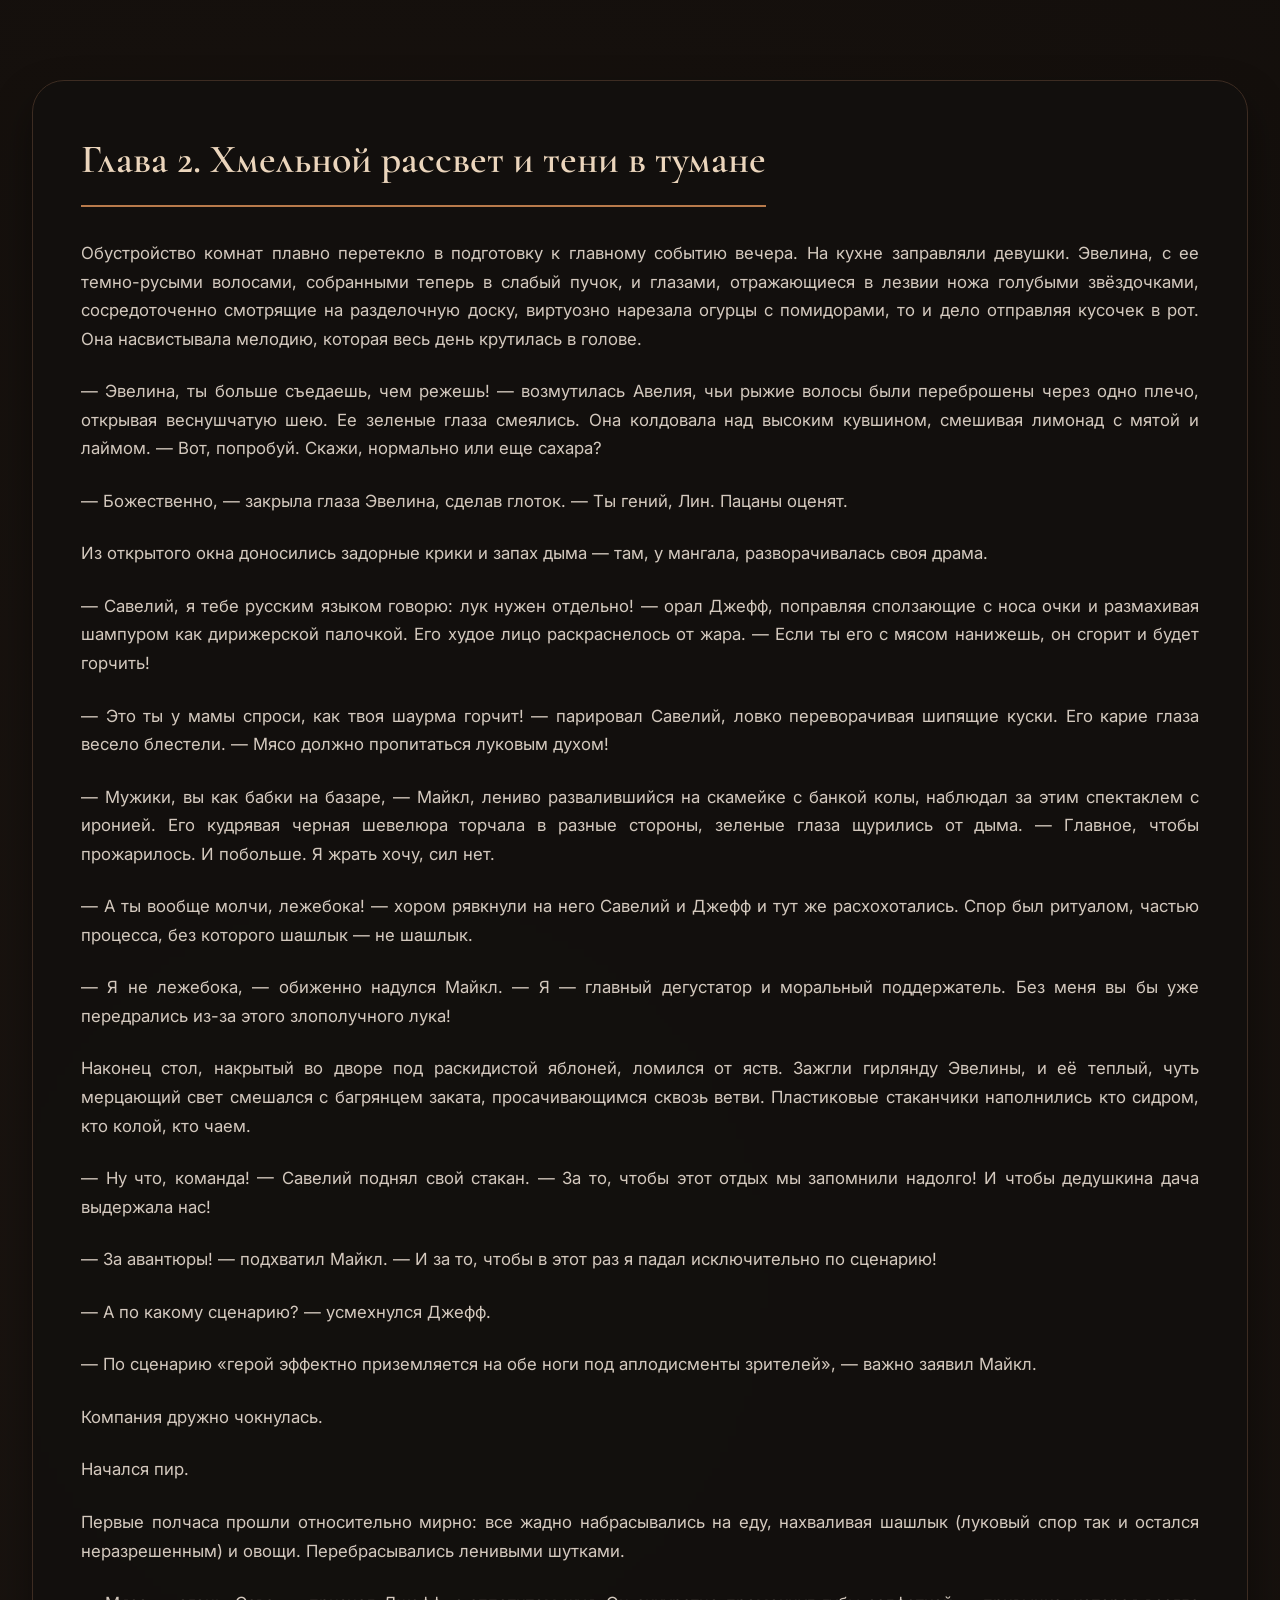
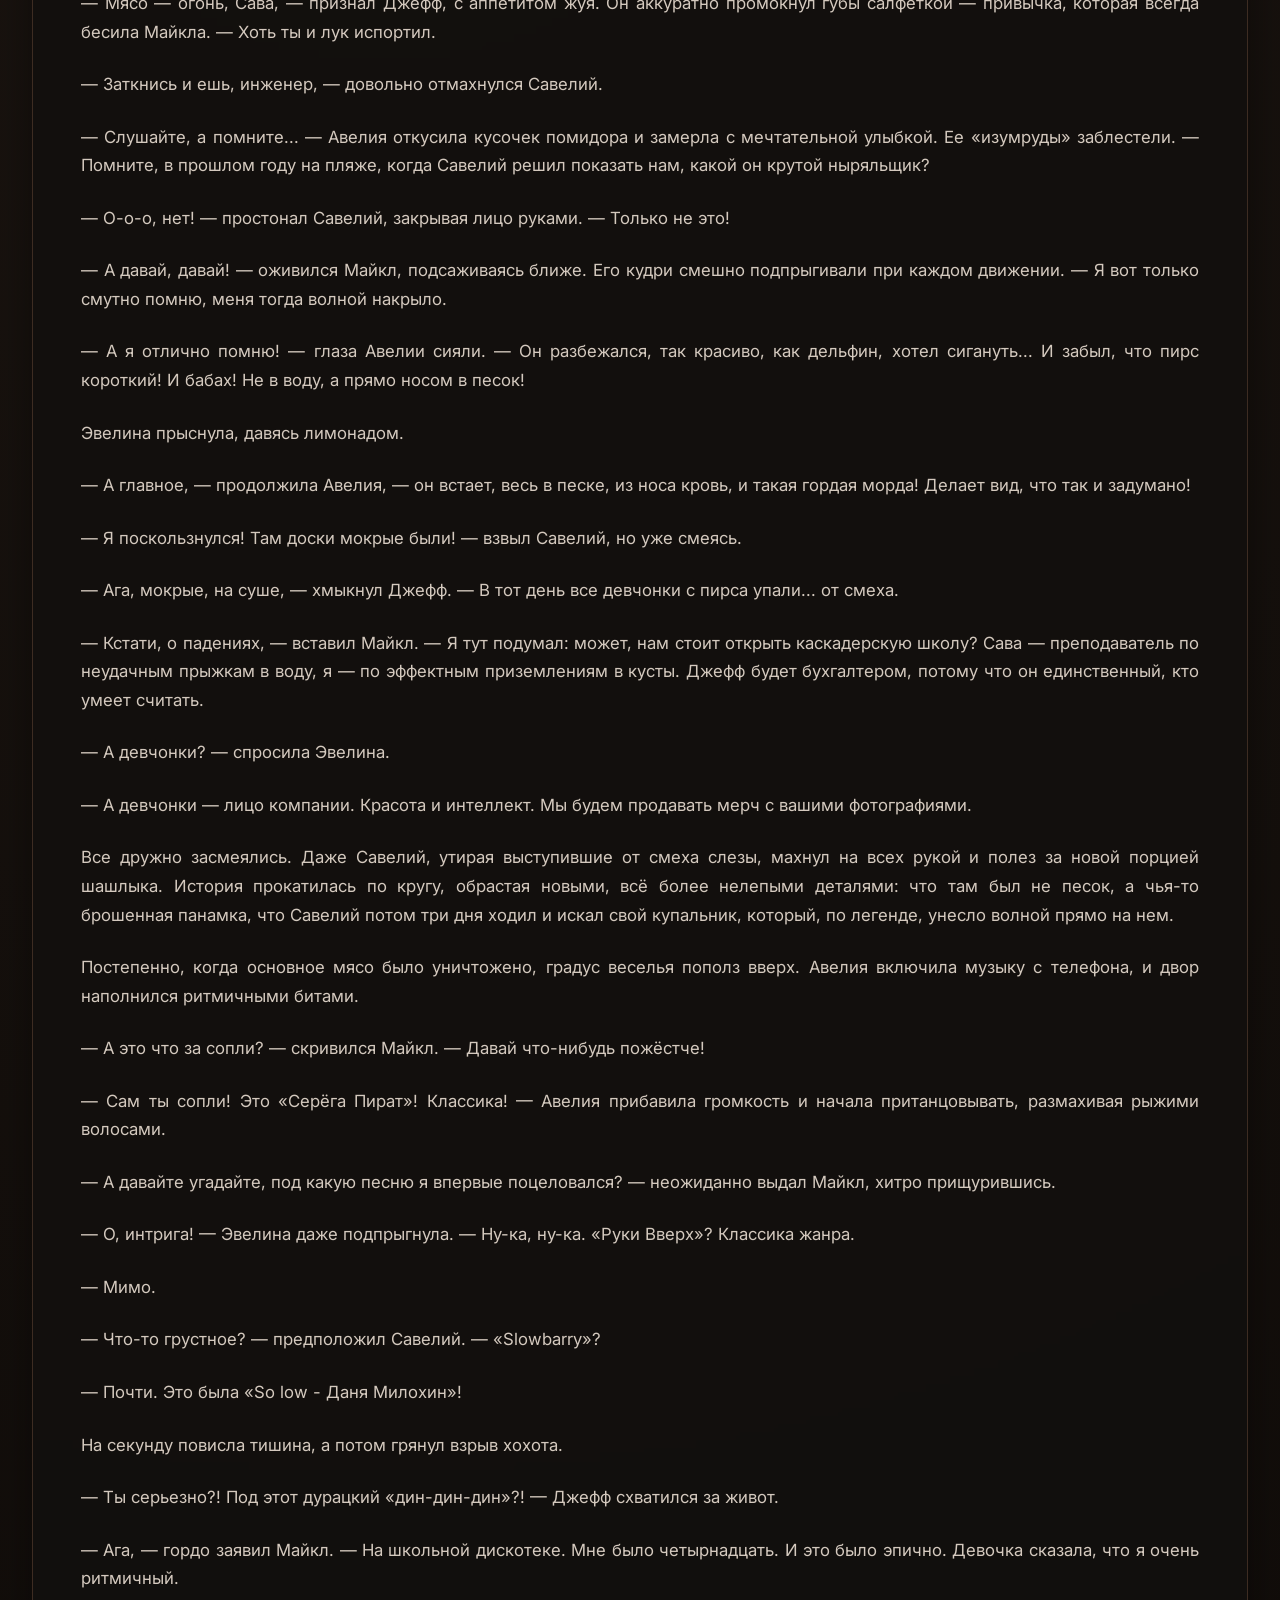
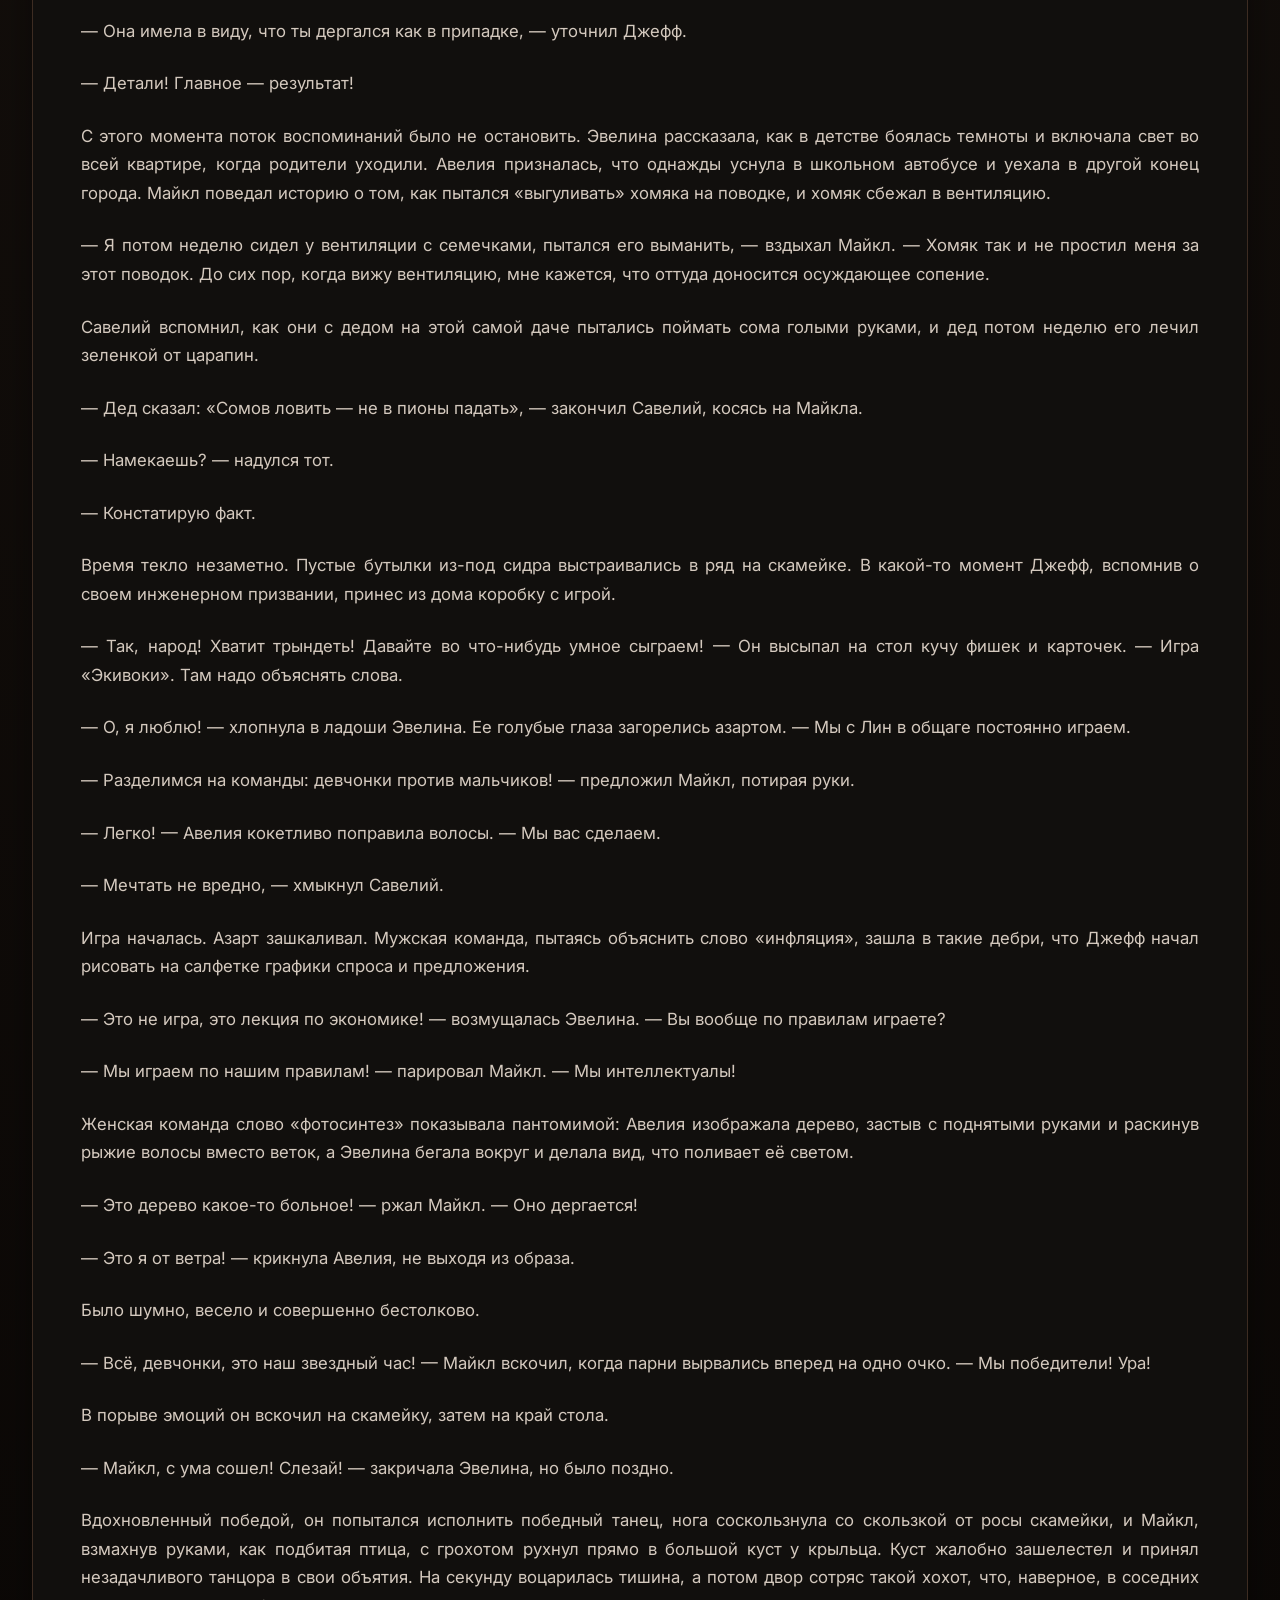
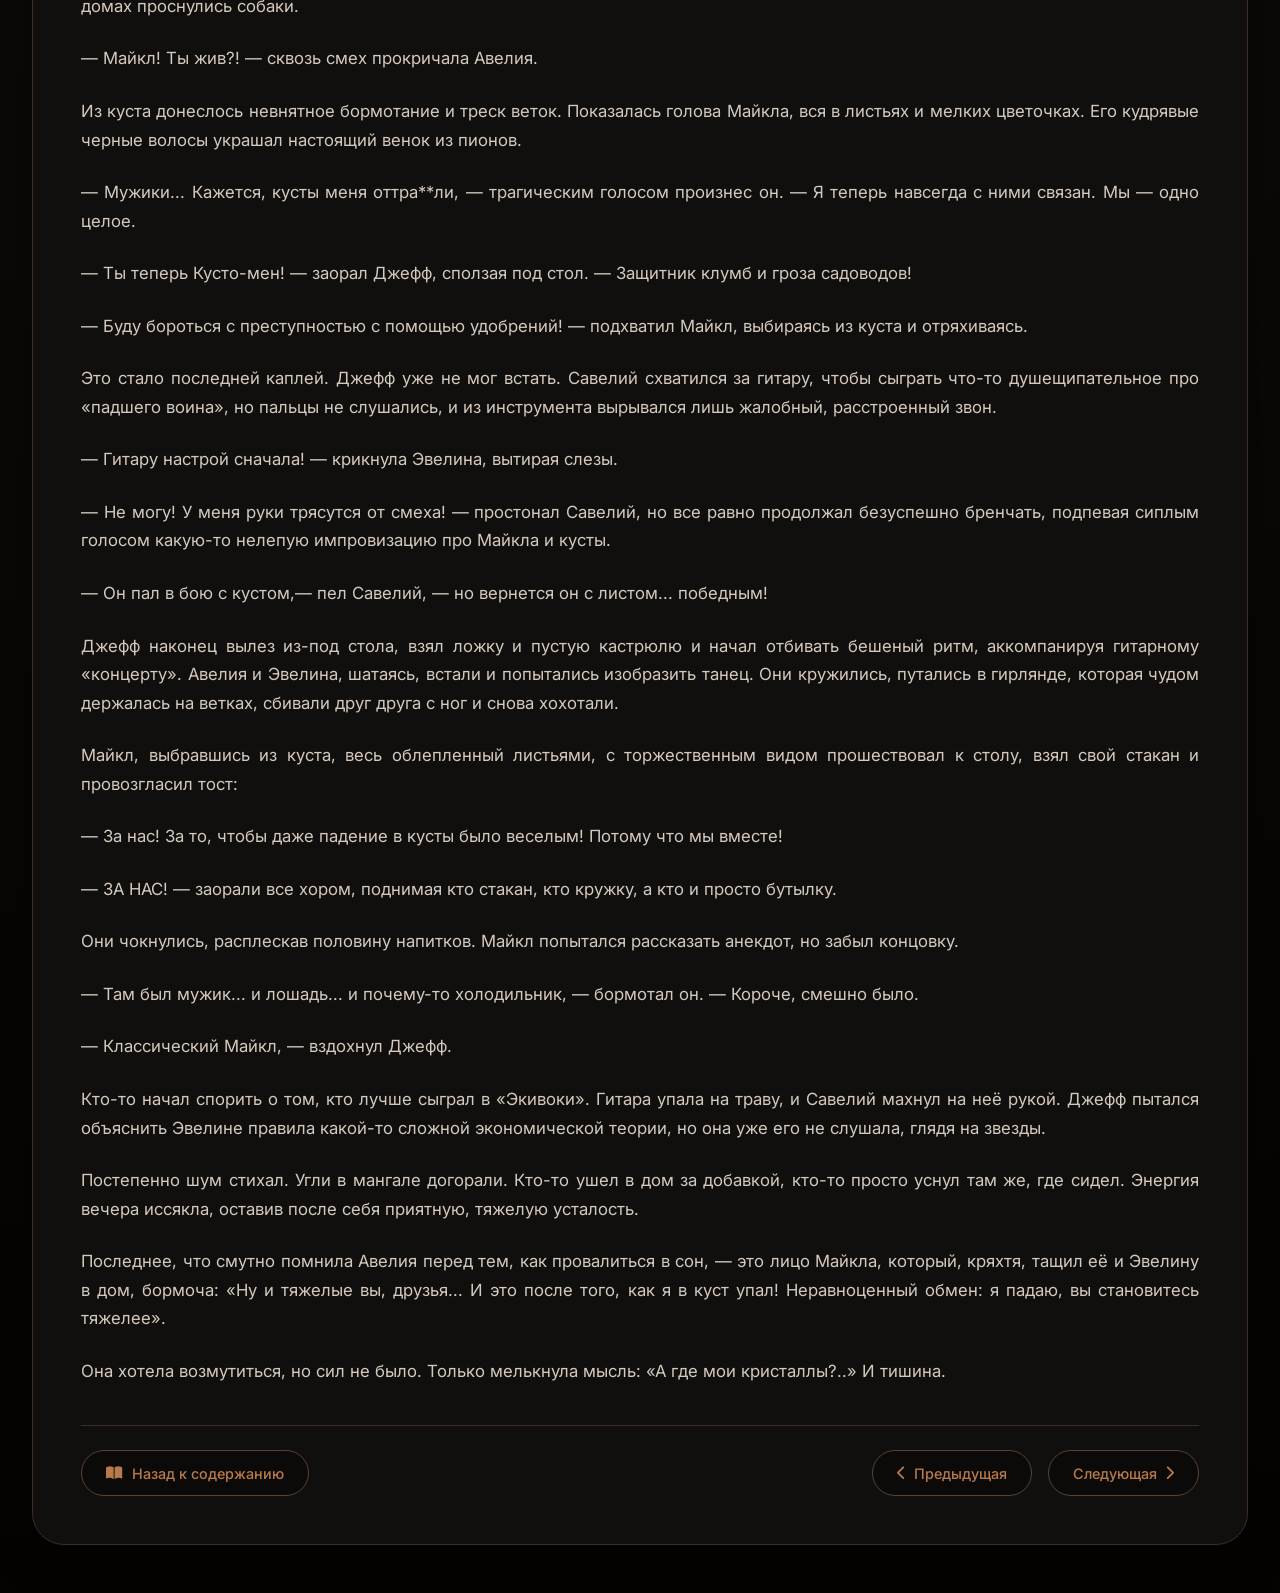
<file: tty/glava2.html>
<!DOCTYPE html>
<html lang="ru">
<head>
    <meta charset="UTF-8">
    <meta name="viewport" content="width=device-width, initial-scale=1.0">
    <title>Глава 2. Хмельной рассвет и тени в тумане — Вечные каникулы</title>
    <link rel="preconnect" href="https://fonts.googleapis.com">
    <link rel="preconnect" href="https://fonts.gstatic.com" crossorigin>
    <link href="https://fonts.googleapis.com/css2?family=Cormorant+Garamond:ital,wght@0,400;0,500;0,600;0,700;1,400;1,500;1,600&family=Inter:opsz,wght@14..32,300;34..32,400;34..32,500;34..32,600;34..32,700&display=swap" rel="stylesheet">
    <link rel="stylesheet" href="https://cdnjs.cloudflare.com/ajax/libs/font-awesome/6.0.0-beta3/css/all.min.css">
    <link rel="stylesheet" href="ind.css">
</head>
<body>

    <div class="chapter-page">
        <div class="container">
            <div class="chapter-full">
                <h1>Глава 2. Хмельной рассвет и тени в тумане</h1>
                
                <p>Обустройство комнат плавно перетекло в подготовку к главному событию вечера. На кухне заправляли девушки. Эвелина, с ее темно-русыми волосами, собранными теперь в слабый пучок, и глазами, отражающиеся в лезвии ножа голубыми звёздочками, сосредоточенно смотрящие на разделочную доску, виртуозно нарезала огурцы с помидорами, то и дело отправляя кусочек в рот. Она насвистывала мелодию, которая весь день крутилась в голове.</p>
                
                <p>— Эвелина, ты больше съедаешь, чем режешь! — возмутилась Авелия, чьи рыжие волосы были переброшены через одно плечо, открывая веснушчатую шею. Ее зеленые глаза смеялись. Она колдовала над высоким кувшином, смешивая лимонад с мятой и лаймом. — Вот, попробуй. Скажи, нормально или еще сахара?</p>
                
                <p>— Божественно, — закрыла глаза Эвелина, сделав глоток. — Ты гений, Лин. Пацаны оценят.</p>
                
                <p>Из открытого окна доносились задорные крики и запах дыма — там, у мангала, разворачивалась своя драма.</p>
                
                <p>— Савелий, я тебе русским языком говорю: лук нужен отдельно! — орал Джефф, поправляя сползающие с носа очки и размахивая шампуром как дирижерской палочкой. Его худое лицо раскраснелось от жара. — Если ты его с мясом нанижешь, он сгорит и будет горчить!</p>
                
                <p>— Это ты у мамы спроси, как твоя шаурма горчит! — парировал Савелий, ловко переворачивая шипящие куски. Его карие глаза весело блестели. — Мясо должно пропитаться луковым духом!</p>
                
                <p>— Мужики, вы как бабки на базаре, — Майкл, лениво развалившийся на скамейке с банкой колы, наблюдал за этим спектаклем с иронией. Его кудрявая черная шевелюра торчала в разные стороны, зеленые глаза щурились от дыма. — Главное, чтобы прожарилось. И побольше. Я жрать хочу, сил нет.</p>
                
                <p>— А ты вообще молчи, лежебока! — хором рявкнули на него Савелий и Джефф и тут же расхохотались. Спор был ритуалом, частью процесса, без которого шашлык — не шашлык.</p>
                
                <p>— Я не лежебока, — обиженно надулся Майкл. — Я — главный дегустатор и моральный поддержатель. Без меня вы бы уже передрались из-за этого злополучного лука!</p>
                
                <p>Наконец стол, накрытый во дворе под раскидистой яблоней, ломился от яств. Зажгли гирлянду Эвелины, и её теплый, чуть мерцающий свет смешался с багрянцем заката, просачивающимся сквозь ветви. Пластиковые стаканчики наполнились кто сидром, кто колой, кто чаем.</p>
                
                <p>— Ну что, команда! — Савелий поднял свой стакан. — За то, чтобы этот отдых мы запомнили надолго! И чтобы дедушкина дача выдержала нас!</p>
                
                <p>— За авантюры! — подхватил Майкл. — И за то, чтобы в этот раз я падал исключительно по сценарию!</p>
                
                <p>— А по какому сценарию? — усмехнулся Джефф.</p>
                
                <p>— По сценарию «герой эффектно приземляется на обе ноги под аплодисменты зрителей», — важно заявил Майкл.</p>
                
                <p>Компания дружно чокнулась.</p>
                
                <p>Начался пир.</p>
                
                <p>Первые полчаса прошли относительно мирно: все жадно набрасывались на еду, нахваливая шашлык (луковый спор так и остался неразрешенным) и овощи. Перебрасывались ленивыми шутками.</p>
                
                <p>— Мясо — огонь, Сава, — признал Джефф, с аппетитом жуя. Он аккуратно промокнул губы салфеткой — привычка, которая всегда бесила Майкла. — Хоть ты и лук испортил.</p>
                
                <p>— Заткнись и ешь, инженер, — довольно отмахнулся Савелий.</p>
                
                <p>— Слушайте, а помните... — Авелия откусила кусочек помидора и замерла с мечтательной улыбкой. Ее «изумруды» заблестели. — Помните, в прошлом году на пляже, когда Савелий решил показать нам, какой он крутой ныряльщик?</p>
                
                <p>— О-о-о, нет! — простонал Савелий, закрывая лицо руками. — Только не это!</p>
                
                <p>— А давай, давай! — оживился Майкл, подсаживаясь ближе. Его кудри смешно подпрыгивали при каждом движении. — Я вот только смутно помню, меня тогда волной накрыло.</p>
                
                <p>— А я отлично помню! — глаза Авелии сияли. — Он разбежался, так красиво, как дельфин, хотел сигануть... И забыл, что пирс короткий! И бабах! Не в воду, а прямо носом в песок!</p>
                
                <p>Эвелина прыснула, давясь лимонадом.</p>
                
                <p>— А главное, — продолжила Авелия, — он встает, весь в песке, из носа кровь, и такая гордая морда! Делает вид, что так и задумано!</p>
                
                <p>— Я поскользнулся! Там доски мокрые были! — взвыл Савелий, но уже смеясь.</p>
                
                <p>— Ага, мокрые, на суше, — хмыкнул Джефф. — В тот день все девчонки с пирса упали... от смеха.</p>
                
                <p>— Кстати, о падениях, — вставил Майкл. — Я тут подумал: может, нам стоит открыть каскадерскую школу? Сава — преподаватель по неудачным прыжкам в воду, я — по эффектным приземлениям в кусты. Джефф будет бухгалтером, потому что он единственный, кто умеет считать.</p>
                
                <p>— А девчонки? — спросила Эвелина.</p>
                
                <p>— А девчонки — лицо компании. Красота и интеллект. Мы будем продавать мерч с вашими фотографиями.</p>
                
                <p>Все дружно засмеялись. Даже Савелий, утирая выступившие от смеха слезы, махнул на всех рукой и полез за новой порцией шашлыка. История прокатилась по кругу, обрастая новыми, всё более нелепыми деталями: что там был не песок, а чья-то брошенная панамка, что Савелий потом три дня ходил и искал свой купальник, который, по легенде, унесло волной прямо на нем.</p>
                
                <p>Постепенно, когда основное мясо было уничтожено, градус веселья пополз вверх. Авелия включила музыку с телефона, и двор наполнился ритмичными битами.</p>
                
                <p>— А это что за сопли? — скривился Майкл. — Давай что-нибудь пожёстче!</p>
                
                <p>— Сам ты сопли! Это «Серёга Пират»! Классика! — Авелия прибавила громкость и начала пританцовывать, размахивая рыжими волосами.</p>
                
                <p>— А давайте угадайте, под какую песню я впервые поцеловался? — неожиданно выдал Майкл, хитро прищурившись.</p>
                
                <p>— О, интрига! — Эвелина даже подпрыгнула. — Ну-ка, ну-ка. «Руки Вверх»? Классика жанра.</p>
                
                <p>— Мимо.</p>
                
                <p>— Что-то грустное? — предположил Савелий. — «Slowbarry»?</p>
                
                <p>— Почти. Это была «So low - Даня Милохин»!</p>
                
                <p>На секунду повисла тишина, а потом грянул взрыв хохота.</p>
                
                <p>— Ты серьезно?! Под этот дурацкий «дин-дин-дин»?! — Джефф схватился за живот.</p>
                
                <p>— Ага, — гордо заявил Майкл. — На школьной дискотеке. Мне было четырнадцать. И это было эпично. Девочка сказала, что я очень ритмичный.</p>
                
                <p>— Она имела в виду, что ты дергался как в припадке, — уточнил Джефф.</p>
                
                <p>— Детали! Главное — результат!</p>
                
                <p>С этого момента поток воспоминаний было не остановить. Эвелина рассказала, как в детстве боялась темноты и включала свет во всей квартире, когда родители уходили. Авелия призналась, что однажды уснула в школьном автобусе и уехала в другой конец города. Майкл поведал историю о том, как пытался «выгуливать» хомяка на поводке, и хомяк сбежал в вентиляцию.</p>
                
                <p>— Я потом неделю сидел у вентиляции с семечками, пытался его выманить, — вздыхал Майкл. — Хомяк так и не простил меня за этот поводок. До сих пор, когда вижу вентиляцию, мне кажется, что оттуда доносится осуждающее сопение.</p>
                
                <p>Савелий вспомнил, как они с дедом на этой самой даче пытались поймать сома голыми руками, и дед потом неделю его лечил зеленкой от царапин.</p>
                
                <p>— Дед сказал: «Сомов ловить — не в пионы падать», — закончил Савелий, косясь на Майкла.</p>
                
                <p>— Намекаешь? — надулся тот.</p>
                
                <p>— Констатирую факт.</p>
                
                <p>Время текло незаметно. Пустые бутылки из-под сидра выстраивались в ряд на скамейке. В какой-то момент Джефф, вспомнив о своем инженерном призвании, принес из дома коробку с игрой.</p>
                
                <p>— Так, народ! Хватит трындеть! Давайте во что-нибудь умное сыграем! — Он высыпал на стол кучу фишек и карточек. — Игра «Экивоки». Там надо объяснять слова.</p>
                
                <p>— О, я люблю! — хлопнула в ладоши Эвелина. Ее голубые глаза загорелись азартом. — Мы с Лин в общаге постоянно играем.</p>
                
                <p>— Разделимся на команды: девчонки против мальчиков! — предложил Майкл, потирая руки.</p>
                
                <p>— Легко! — Авелия кокетливо поправила волосы. — Мы вас сделаем.</p>
                
                <p>— Мечтать не вредно, — хмыкнул Савелий.</p>
                
                <p>Игра началась. Азарт зашкаливал. Мужская команда, пытаясь объяснить слово «инфляция», зашла в такие дебри, что Джефф начал рисовать на салфетке графики спроса и предложения.</p>
                
                <p>— Это не игра, это лекция по экономике! — возмущалась Эвелина. — Вы вообще по правилам играете?</p>
                
                <p>— Мы играем по нашим правилам! — парировал Майкл. — Мы интеллектуалы!</p>
                
                <p>Женская команда слово «фотосинтез» показывала пантомимой: Авелия изображала дерево, застыв с поднятыми руками и раскинув рыжие волосы вместо веток, а Эвелина бегала вокруг и делала вид, что поливает её светом.</p>
                
                <p>— Это дерево какое-то больное! — ржал Майкл. — Оно дергается!</p>
                
                <p>— Это я от ветра! — крикнула Авелия, не выходя из образа.</p>
                
                <p>Было шумно, весело и совершенно бестолково.</p>
                
                <p>— Всё, девчонки, это наш звездный час! — Майкл вскочил, когда парни вырвались вперед на одно очко. — Мы победители! Ура!</p>
                
                <p>В порыве эмоций он вскочил на скамейку, затем на край стола.</p>
                
                <p>— Майкл, с ума сошел! Слезай! — закричала Эвелина, но было поздно.</p>
                
                <p>Вдохновленный победой, он попытался исполнить победный танец, нога соскользнула со скользкой от росы скамейки, и Майкл, взмахнув руками, как подбитая птица, с грохотом рухнул прямо в большой куст у крыльца. Куст жалобно зашелестел и принял незадачливого танцора в свои объятия. На секунду воцарилась тишина, а потом двор сотряс такой хохот, что, наверное, в соседних домах проснулись собаки.</p>
                
                <p>— Майкл! Ты жив?! — сквозь смех прокричала Авелия.</p>
                
                <p>Из куста донеслось невнятное бормотание и треск веток. Показалась голова Майкла, вся в листьях и мелких цветочках. Его кудрявые черные волосы украшал настоящий венок из пионов.</p>
                
                <p>— Мужики... Кажется, кусты меня оттра**ли, — трагическим голосом произнес он. — Я теперь навсегда с ними связан. Мы — одно целое.</p>
                
                <p>— Ты теперь Кусто-мен! — заорал Джефф, сползая под стол. — Защитник клумб и гроза садоводов!</p>
                
                <p>— Буду бороться с преступностью с помощью удобрений! — подхватил Майкл, выбираясь из куста и отряхиваясь.</p>
                
                <p>Это стало последней каплей. Джефф уже не мог встать. Савелий схватился за гитару, чтобы сыграть что-то душещипательное про «падшего воина», но пальцы не слушались, и из инструмента вырывался лишь жалобный, расстроенный звон.</p>
                
                <p>— Гитару настрой сначала! — крикнула Эвелина, вытирая слезы.</p>
                
                <p>— Не могу! У меня руки трясутся от смеха! — простонал Савелий, но все равно продолжал безуспешно бренчать, подпевая сиплым голосом какую-то нелепую импровизацию про Майкла и кусты.</p>
                
                <p>— Он пал в бою с кустом,— пел Савелий, — но вернется он с листом... победным!</p>
                
                <p>Джефф наконец вылез из-под стола, взял ложку и пустую кастрюлю и начал отбивать бешеный ритм, аккомпанируя гитарному «концерту». Авелия и Эвелина, шатаясь, встали и попытались изобразить танец. Они кружились, путались в гирлянде, которая чудом держалась на ветках, сбивали друг друга с ног и снова хохотали.</p>
                
                <p>Майкл, выбравшись из куста, весь облепленный листьями, с торжественным видом прошествовал к столу, взял свой стакан и провозгласил тост:</p>
                
                <p>— За нас! За то, чтобы даже падение в кусты было веселым! Потому что мы вместе!</p>
                
                <p>— ЗА НАС! — заорали все хором, поднимая кто стакан, кто кружку, а кто и просто бутылку.</p>
                
                <p>Они чокнулись, расплескав половину напитков. Майкл попытался рассказать анекдот, но забыл концовку.</p>
                
                <p>— Там был мужик... и лошадь... и почему-то холодильник, — бормотал он. — Короче, смешно было.</p>
                
                <p>— Классический Майкл, — вздохнул Джефф.</p>
                
                <p>Кто-то начал спорить о том, кто лучше сыграл в «Экивоки». Гитара упала на траву, и Савелий махнул на неё рукой. Джефф пытался объяснить Эвелине правила какой-то сложной экономической теории, но она уже его не слушала, глядя на звезды.</p>
                
                <p>Постепенно шум стихал. Угли в мангале догорали. Кто-то ушел в дом за добавкой, кто-то просто уснул там же, где сидел. Энергия вечера иссякла, оставив после себя приятную, тяжелую усталость.</p>
                
                <p>Последнее, что смутно помнила Авелия перед тем, как провалиться в сон, — это лицо Майкла, который, кряхтя, тащил её и Эвелину в дом, бормоча: «Ну и тяжелые вы, друзья... И это после того, как я в куст упал! Неравноценный обмен: я падаю, вы становитесь тяжелее».</p>
                
                <p>Она хотела возмутиться, но сил не было. Только мелькнула мысль: «А где мои кристаллы?..» И тишина.</p>
                
                <!-- НАВИГАЦИЯ МЕЖДУ ГЛАВАМИ -->
                <div class="chapter-navigation">
                    <a href="index.html#soderzhanie" class="nav-back">
                        <i class="fas fa-book-open"></i> Назад к содержанию
                    </a>
                    <div class="nav-arrows">
                        <a href="glava1.html" class="nav-prev">
                            <i class="fas fa-chevron-left"></i> Предыдущая
                        </a>
                        <a href="glava3.html" class="nav-next">
                            Следующая <i class="fas fa-chevron-right"></i>
                        </a>
                    </div>
                </div>
            </div>
        </div>
    </div>

</body>
</html>
</file>
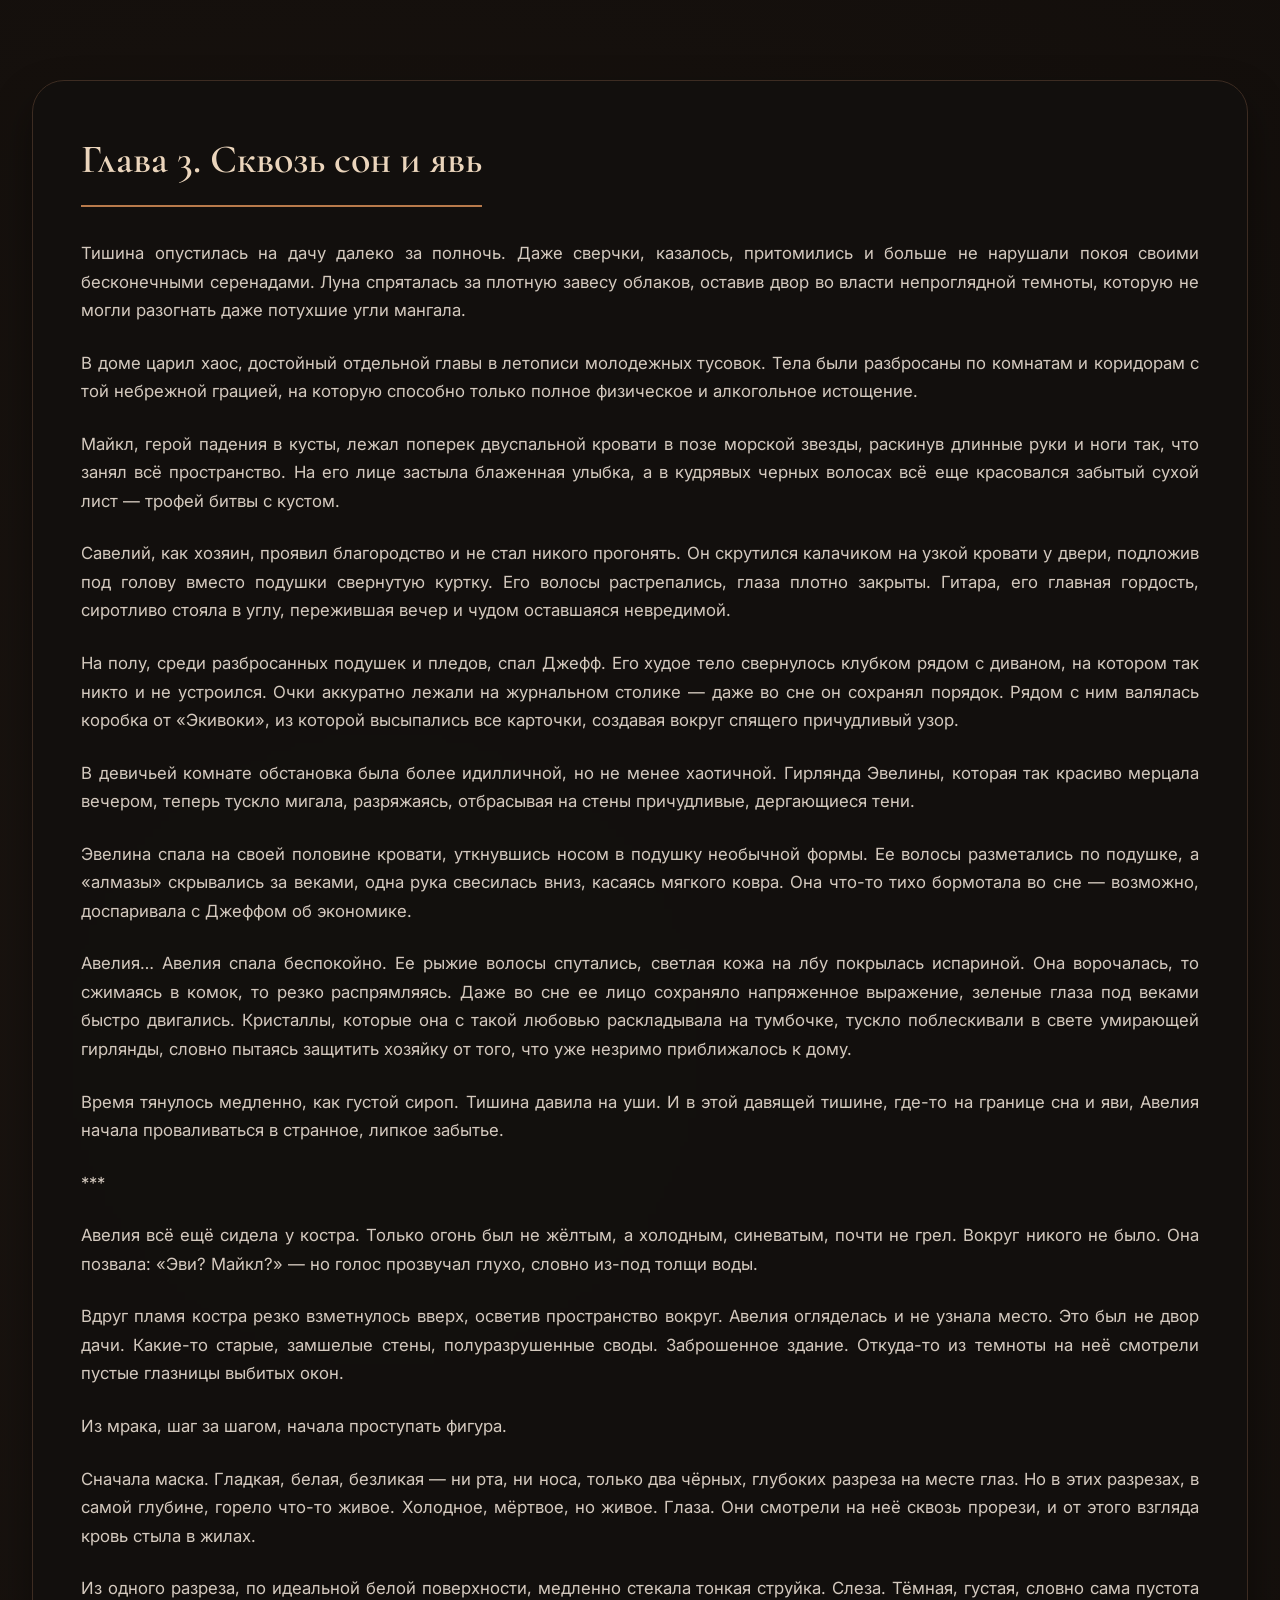
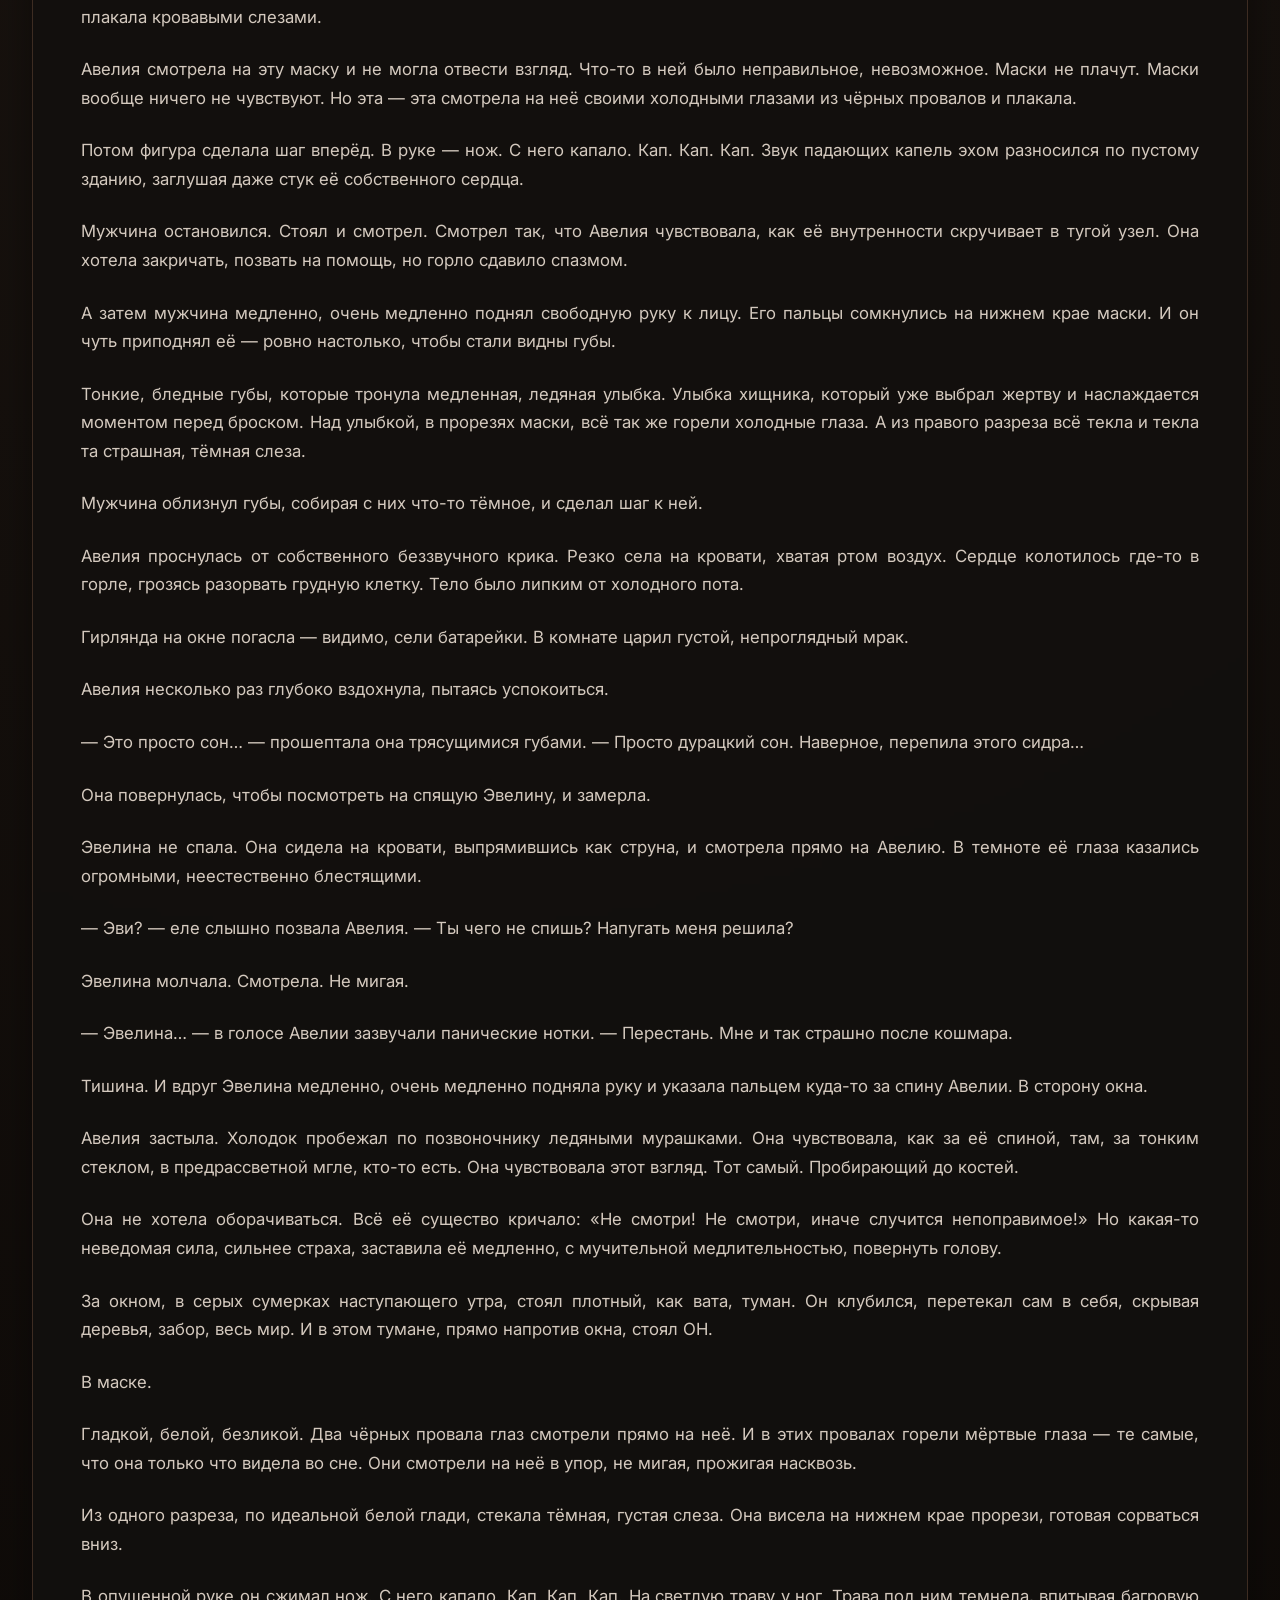
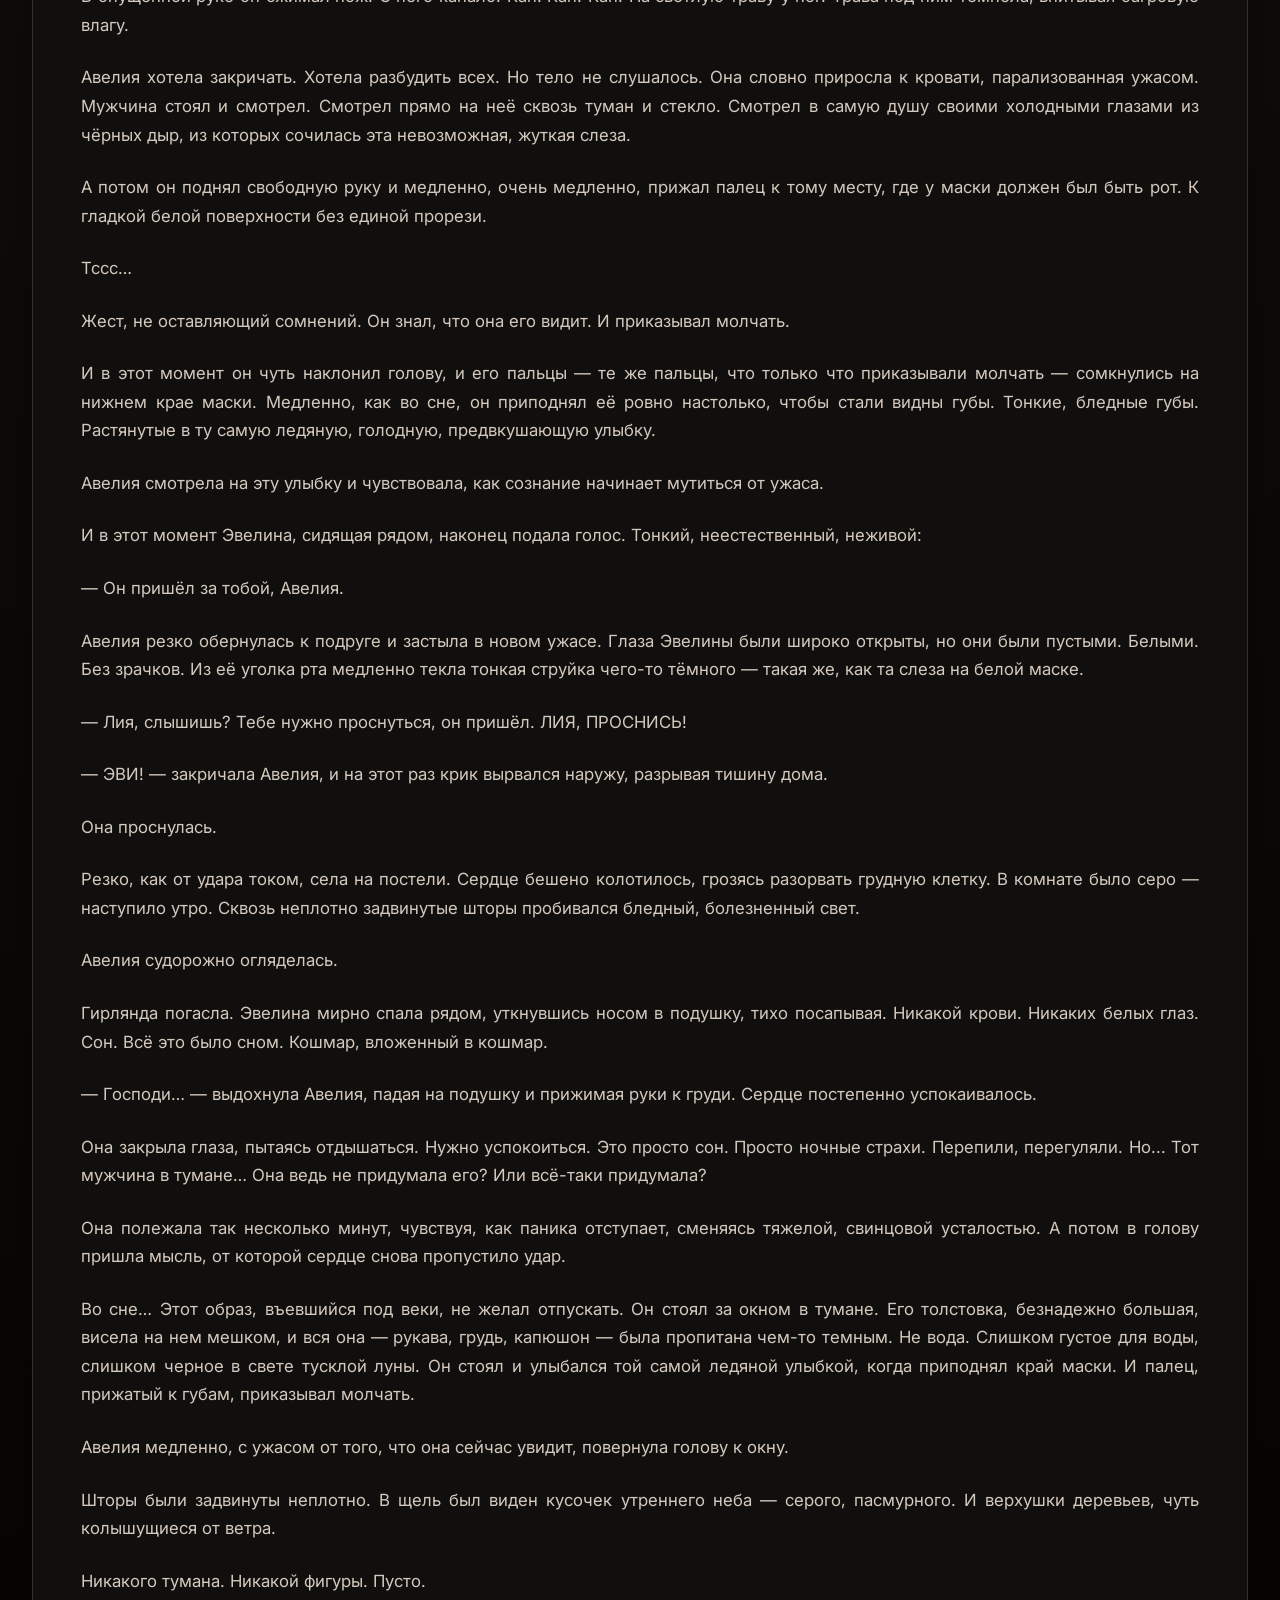
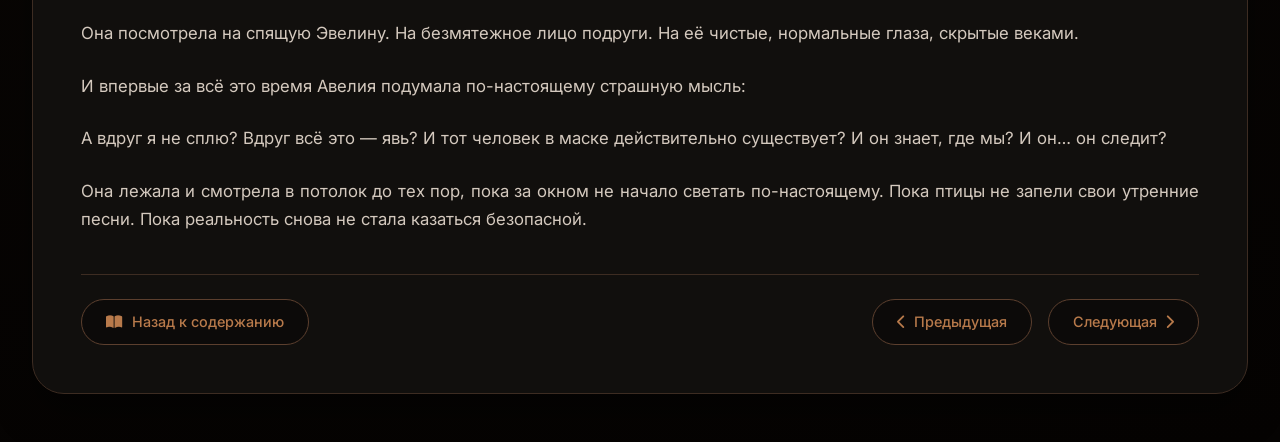
<file: tty/glava3.html>
<!DOCTYPE html>
<html lang="ru">
<head>
    <meta charset="UTF-8">
    <meta name="viewport" content="width=device-width, initial-scale=1.0">
    <title>Глава 3. Сквозь сон и явь — Вечные каникулы</title>
    <link rel="preconnect" href="https://fonts.googleapis.com">
    <link rel="preconnect" href="https://fonts.gstatic.com" crossorigin>
    <link href="https://fonts.googleapis.com/css2?family=Cormorant+Garamond:ital,wght@0,400;0,500;0,600;0,700;1,400;1,500;1,600&family=Inter:opsz,wght@14..32,300;34..32,400;34..32,500;34..32,600;34..32,700&display=swap" rel="stylesheet">
    <link rel="stylesheet" href="https://cdnjs.cloudflare.com/ajax/libs/font-awesome/6.0.0-beta3/css/all.min.css">
    <link rel="stylesheet" href="ind.css">
</head>
<body>

    <div class="chapter-page">
        <div class="container">
            <div class="chapter-full">
                <h1>Глава 3. Сквозь сон и явь</h1>
                
                <p>Тишина опустилась на дачу далеко за полночь. Даже сверчки, казалось, притомились и больше не нарушали покоя своими бесконечными серенадами. Луна спряталась за плотную завесу облаков, оставив двор во власти непроглядной темноты, которую не могли разогнать даже потухшие угли мангала.</p>
                
                <p>В доме царил хаос, достойный отдельной главы в летописи молодежных тусовок. Тела были разбросаны по комнатам и коридорам с той небрежной грацией, на которую способно только полное физическое и алкогольное истощение.</p>
                
                <p>Майкл, герой падения в кусты, лежал поперек двуспальной кровати в позе морской звезды, раскинув длинные руки и ноги так, что занял всё пространство. На его лице застыла блаженная улыбка, а в кудрявых черных волосах всё еще красовался забытый сухой лист — трофей битвы с кустом.</p>
                
                <p>Савелий, как хозяин, проявил благородство и не стал никого прогонять. Он скрутился калачиком на узкой кровати у двери, подложив под голову вместо подушки свернутую куртку. Его волосы растрепались, глаза плотно закрыты. Гитара, его главная гордость, сиротливо стояла в углу, пережившая вечер и чудом оставшаяся невредимой.</p>
                
                <p>На полу, среди разбросанных подушек и пледов, спал Джефф. Его худое тело свернулось клубком рядом с диваном, на котором так никто и не устроился. Очки аккуратно лежали на журнальном столике — даже во сне он сохранял порядок. Рядом с ним валялась коробка от «Экивоки», из которой высыпались все карточки, создавая вокруг спящего причудливый узор.</p>
                
                <p>В девичьей комнате обстановка была более идилличной, но не менее хаотичной. Гирлянда Эвелины, которая так красиво мерцала вечером, теперь тускло мигала, разряжаясь, отбрасывая на стены причудливые, дергающиеся тени.</p>
                
                <p>Эвелина спала на своей половине кровати, уткнувшись носом в подушку необычной формы. Ее волосы разметались по подушке, а «алмазы» скрывались за веками, одна рука свесилась вниз, касаясь мягкого ковра. Она что-то тихо бормотала во сне — возможно, доспаривала с Джеффом об экономике.</p>
                
                <p>Авелия… Авелия спала беспокойно. Ее рыжие волосы спутались, светлая кожа на лбу покрылась испариной. Она ворочалась, то сжимаясь в комок, то резко распрямляясь. Даже во сне ее лицо сохраняло напряженное выражение, зеленые глаза под веками быстро двигались. Кристаллы, которые она с такой любовью раскладывала на тумбочке, тускло поблескивали в свете умирающей гирлянды, словно пытаясь защитить хозяйку от того, что уже незримо приближалось к дому.</p>
                
                <p>Время тянулось медленно, как густой сироп. Тишина давила на уши. И в этой давящей тишине, где-то на границе сна и яви, Авелия начала проваливаться в странное, липкое забытье.</p>
                
                <p>***</p>
                
                <p>Авелия всё ещё сидела у костра. Только огонь был не жёлтым, а холодным, синеватым, почти не грел. Вокруг никого не было. Она позвала: «Эви? Майкл?» — но голос прозвучал глухо, словно из-под толщи воды.</p>
                
                <p>Вдруг пламя костра резко взметнулось вверх, осветив пространство вокруг. Авелия огляделась и не узнала место. Это был не двор дачи. Какие-то старые, замшелые стены, полуразрушенные своды. Заброшенное здание. Откуда-то из темноты на неё смотрели пустые глазницы выбитых окон.</p>
                
                <p>Из мрака, шаг за шагом, начала проступать фигура.</p>
                
                <p>Сначала маска. Гладкая, белая, безликая — ни рта, ни носа, только два чёрных, глубоких разреза на месте глаз. Но в этих разрезах, в самой глубине, горело что-то живое. Холодное, мёртвое, но живое. Глаза. Они смотрели на неё сквозь прорези, и от этого взгляда кровь стыла в жилах.</p>
                
                <p>Из одного разреза, по идеальной белой поверхности, медленно стекала тонкая струйка. Слеза. Тёмная, густая, словно сама пустота плакала кровавыми слезами.</p>
                
                <p>Авелия смотрела на эту маску и не могла отвести взгляд. Что-то в ней было неправильное, невозможное. Маски не плачут. Маски вообще ничего не чувствуют. Но эта — эта смотрела на неё своими холодными глазами из чёрных провалов и плакала.</p>
                
                <p>Потом фигура сделала шаг вперёд. В руке — нож. С него капало. Кап. Кап. Кап. Звук падающих капель эхом разносился по пустому зданию, заглушая даже стук её собственного сердца.</p>
                
                <p>Мужчина остановился. Стоял и смотрел. Смотрел так, что Авелия чувствовала, как её внутренности скручивает в тугой узел. Она хотела закричать, позвать на помощь, но горло сдавило спазмом.</p>
                
                <p>А затем мужчина медленно, очень медленно поднял свободную руку к лицу. Его пальцы сомкнулись на нижнем крае маски. И он чуть приподнял её — ровно настолько, чтобы стали видны губы.</p>
                
                <p>Тонкие, бледные губы, которые тронула медленная, ледяная улыбка. Улыбка хищника, который уже выбрал жертву и наслаждается моментом перед броском. Над улыбкой, в прорезях маски, всё так же горели холодные глаза. А из правого разреза всё текла и текла та страшная, тёмная слеза.</p>
                
                <p>Мужчина облизнул губы, собирая с них что-то тёмное, и сделал шаг к ней.</p>
                
                <p>Авелия проснулась от собственного беззвучного крика. Резко села на кровати, хватая ртом воздух. Сердце колотилось где-то в горле, грозясь разорвать грудную клетку. Тело было липким от холодного пота.</p>
                
                <p>Гирлянда на окне погасла — видимо, сели батарейки. В комнате царил густой, непроглядный мрак.</p>
                
                <p>Авелия несколько раз глубоко вздохнула, пытаясь успокоиться.</p>
                
                <p>— Это просто сон… — прошептала она трясущимися губами. — Просто дурацкий сон. Наверное, перепила этого сидра…</p>
                
                <p>Она повернулась, чтобы посмотреть на спящую Эвелину, и замерла.</p>
                
                <p>Эвелина не спала. Она сидела на кровати, выпрямившись как струна, и смотрела прямо на Авелию. В темноте её глаза казались огромными, неестественно блестящими.</p>
                
                <p>— Эви? — еле слышно позвала Авелия. — Ты чего не спишь? Напугать меня решила?</p>
                
                <p>Эвелина молчала. Смотрела. Не мигая.</p>
                
                <p>— Эвелина… — в голосе Авелии зазвучали панические нотки. — Перестань. Мне и так страшно после кошмара.</p>
                
                <p>Тишина. И вдруг Эвелина медленно, очень медленно подняла руку и указала пальцем куда-то за спину Авелии. В сторону окна.</p>
                
                <p>Авелия застыла. Холодок пробежал по позвоночнику ледяными мурашками. Она чувствовала, как за её спиной, там, за тонким стеклом, в предрассветной мгле, кто-то есть. Она чувствовала этот взгляд. Тот самый. Пробирающий до костей.</p>
                
                <p>Она не хотела оборачиваться. Всё её существо кричало: «Не смотри! Не смотри, иначе случится непоправимое!» Но какая-то неведомая сила, сильнее страха, заставила её медленно, с мучительной медлительностью, повернуть голову.</p>
                
                <p>За окном, в серых сумерках наступающего утра, стоял плотный, как вата, туман. Он клубился, перетекал сам в себя, скрывая деревья, забор, весь мир. И в этом тумане, прямо напротив окна, стоял ОН.</p>
                
                <p>В маске.</p>
                
                <p>Гладкой, белой, безликой. Два чёрных провала глаз смотрели прямо на неё. И в этих провалах горели мёртвые глаза — те самые, что она только что видела во сне. Они смотрели на неё в упор, не мигая, прожигая насквозь.</p>
                
                <p>Из одного разреза, по идеальной белой глади, стекала тёмная, густая слеза. Она висела на нижнем крае прорези, готовая сорваться вниз.</p>
                
                <p>В опущенной руке он сжимал нож. С него капало. Кап. Кап. Кап. На светлую траву у ног. Трава под ним темнела, впитывая багровую влагу.</p>
                
                <p>Авелия хотела закричать. Хотела разбудить всех. Но тело не слушалось. Она словно приросла к кровати, парализованная ужасом. Мужчина стоял и смотрел. Смотрел прямо на неё сквозь туман и стекло. Смотрел в самую душу своими холодными глазами из чёрных дыр, из которых сочилась эта невозможная, жуткая слеза.</p>
                
                <p>А потом он поднял свободную руку и медленно, очень медленно, прижал палец к тому месту, где у маски должен был быть рот. К гладкой белой поверхности без единой прорези.</p>
                
                <p>Тссс…</p>
                
                <p>Жест, не оставляющий сомнений. Он знал, что она его видит. И приказывал молчать.</p>
                
                <p>И в этот момент он чуть наклонил голову, и его пальцы — те же пальцы, что только что приказывали молчать — сомкнулись на нижнем крае маски. Медленно, как во сне, он приподнял её ровно настолько, чтобы стали видны губы. Тонкие, бледные губы. Растянутые в ту самую ледяную, голодную, предвкушающую улыбку.</p>
                
                <p>Авелия смотрела на эту улыбку и чувствовала, как сознание начинает мутиться от ужаса.</p>
                
                <p>И в этот момент Эвелина, сидящая рядом, наконец подала голос. Тонкий, неестественный, неживой:</p>
                
                <p>— Он пришёл за тобой, Авелия.</p>
                
                <p>Авелия резко обернулась к подруге и застыла в новом ужасе. Глаза Эвелины были широко открыты, но они были пустыми. Белыми. Без зрачков. Из её уголка рта медленно текла тонкая струйка чего-то тёмного — такая же, как та слеза на белой маске.</p>
                
                <p>— Лия, слышишь? Тебе нужно проснуться, он пришёл. ЛИЯ, ПРОСНИСЬ!</p>
                
                <p>— ЭВИ! — закричала Авелия, и на этот раз крик вырвался наружу, разрывая тишину дома.</p>
                
                <p>Она проснулась.</p>
                
                <p>Резко, как от удара током, села на постели. Сердце бешено колотилось, грозясь разорвать грудную клетку. В комнате было серо — наступило утро. Сквозь неплотно задвинутые шторы пробивался бледный, болезненный свет.</p>
                
                <p>Авелия судорожно огляделась.</p>
                
                <p>Гирлянда погасла. Эвелина мирно спала рядом, уткнувшись носом в подушку, тихо посапывая. Никакой крови. Никаких белых глаз. Сон. Всё это было сном. Кошмар, вложенный в кошмар.</p>
                
                <p>— Господи… — выдохнула Авелия, падая на подушку и прижимая руки к груди. Сердце постепенно успокаивалось.</p>
                
                <p>Она закрыла глаза, пытаясь отдышаться. Нужно успокоиться. Это просто сон. Просто ночные страхи. Перепили, перегуляли. Но... Тот мужчина в тумане… Она ведь не придумала его? Или всё-таки придумала?</p>
                
                <p>Она полежала так несколько минут, чувствуя, как паника отступает, сменяясь тяжелой, свинцовой усталостью. А потом в голову пришла мысль, от которой сердце снова пропустило удар.</p>
                
                <p>Во сне… Этот образ, въевшийся под веки, не желал отпускать. Он стоял за окном в тумане. Его толстовка, безнадежно большая, висела на нем мешком, и вся она — рукава, грудь, капюшон — была пропитана чем-то темным. Не вода. Слишком густое для воды, слишком черное в свете тусклой луны. Он стоял и улыбался той самой ледяной улыбкой, когда приподнял край маски. И палец, прижатый к губам, приказывал молчать.</p>
                
                <p>Авелия медленно, с ужасом от того, что она сейчас увидит, повернула голову к окну.</p>
                
                <p>Шторы были задвинуты неплотно. В щель был виден кусочек утреннего неба — серого, пасмурного. И верхушки деревьев, чуть колышущиеся от ветра.</p>
                
                <p>Никакого тумана. Никакой фигуры. Пусто.</p>
                
                <p>Она посмотрела на спящую Эвелину. На безмятежное лицо подруги. На её чистые, нормальные глаза, скрытые веками.</p>
                
                <p>И впервые за всё это время Авелия подумала по-настоящему страшную мысль:</p>
                
                <p>А вдруг я не сплю? Вдруг всё это — явь? И тот человек в маске действительно существует? И он знает, где мы? И он… он следит?</p>
                
                <p>Она лежала и смотрела в потолок до тех пор, пока за окном не начало светать по-настоящему. Пока птицы не запели свои утренние песни. Пока реальность снова не стала казаться безопасной.</p>
                
                <!-- НАВИГАЦИЯ МЕЖДУ ГЛАВАМИ -->
                <div class="chapter-navigation">
                    <a href="index.html#soderzhanie" class="nav-back">
                        <i class="fas fa-book-open"></i> Назад к содержанию
                    </a>
                    <div class="nav-arrows">
                        <a href="glava2.html" class="nav-prev">
                            <i class="fas fa-chevron-left"></i> Предыдущая
                        </a>
                        <a href="glava4.html" class="nav-next">
                            Следующая <i class="fas fa-chevron-right"></i>
                        </a>
                    </div>
                </div>
            </div>
        </div>
    </div>

</body>
</html>
</file>
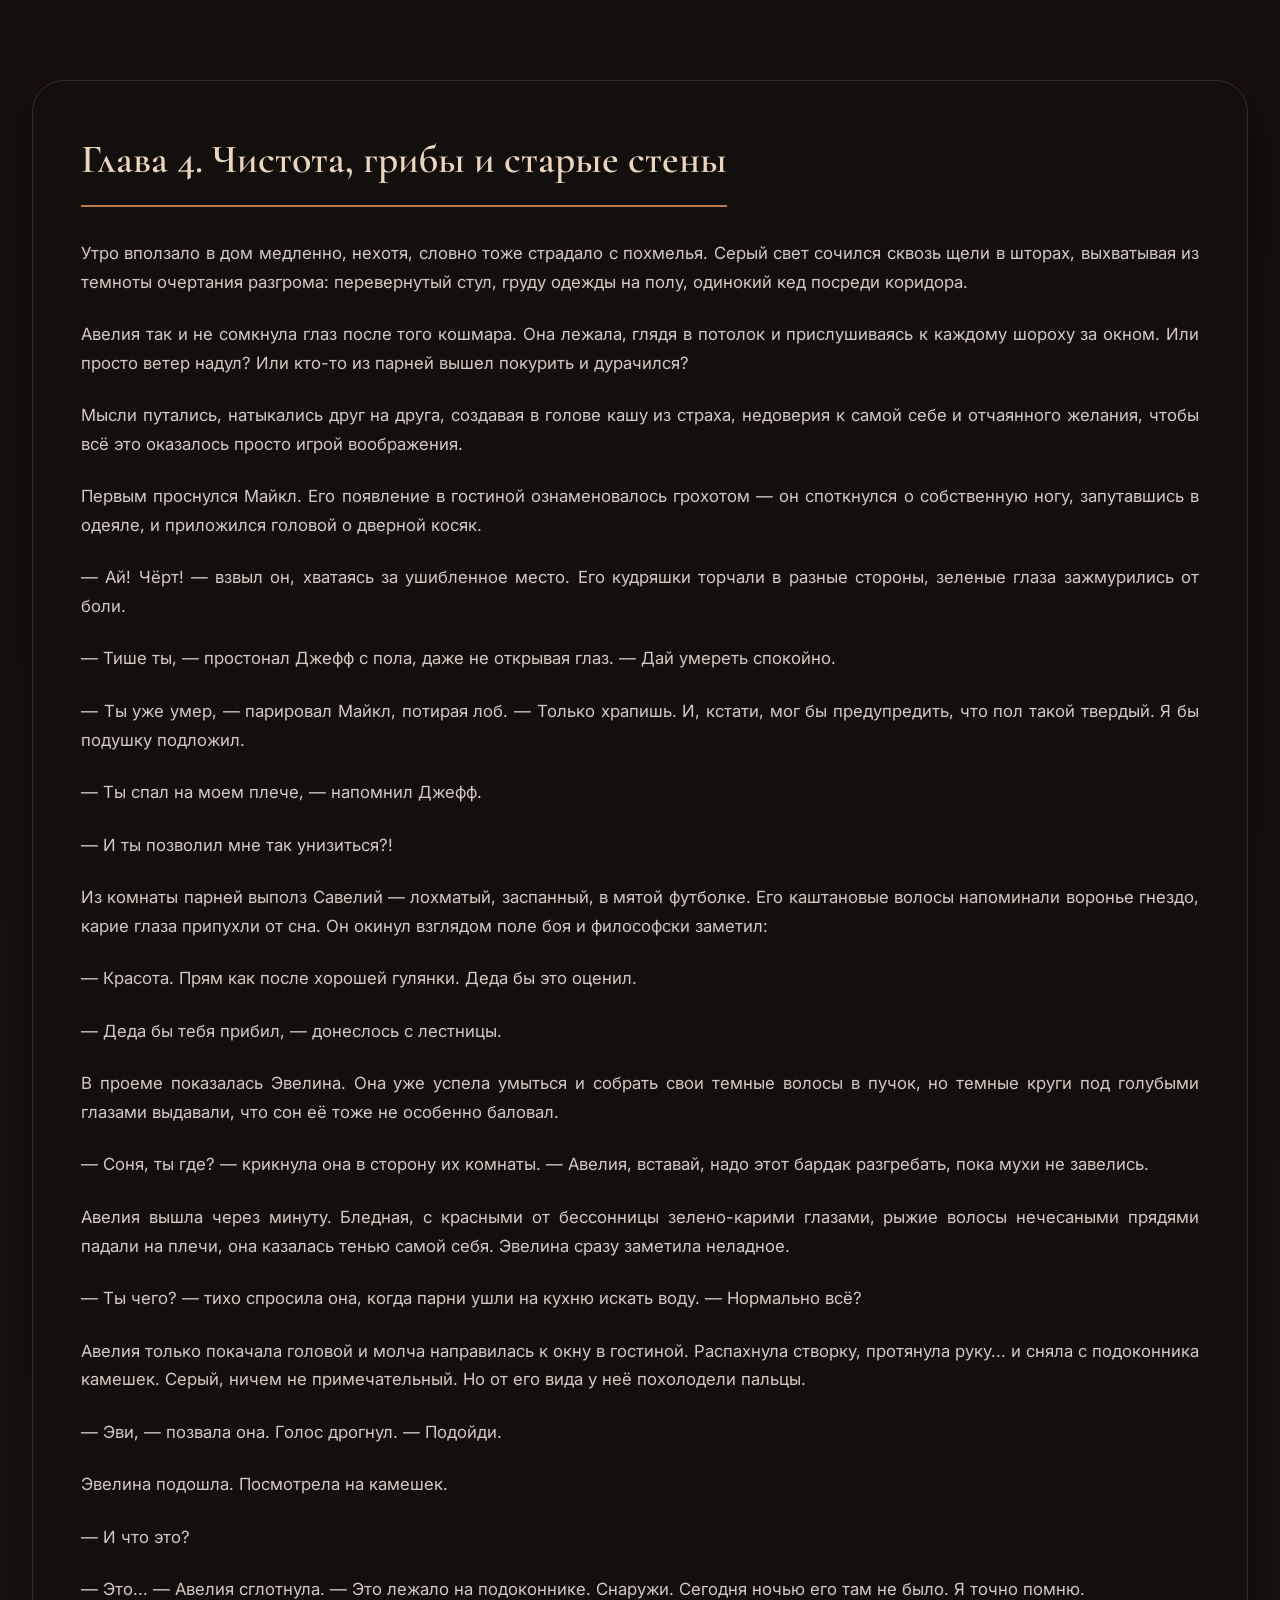
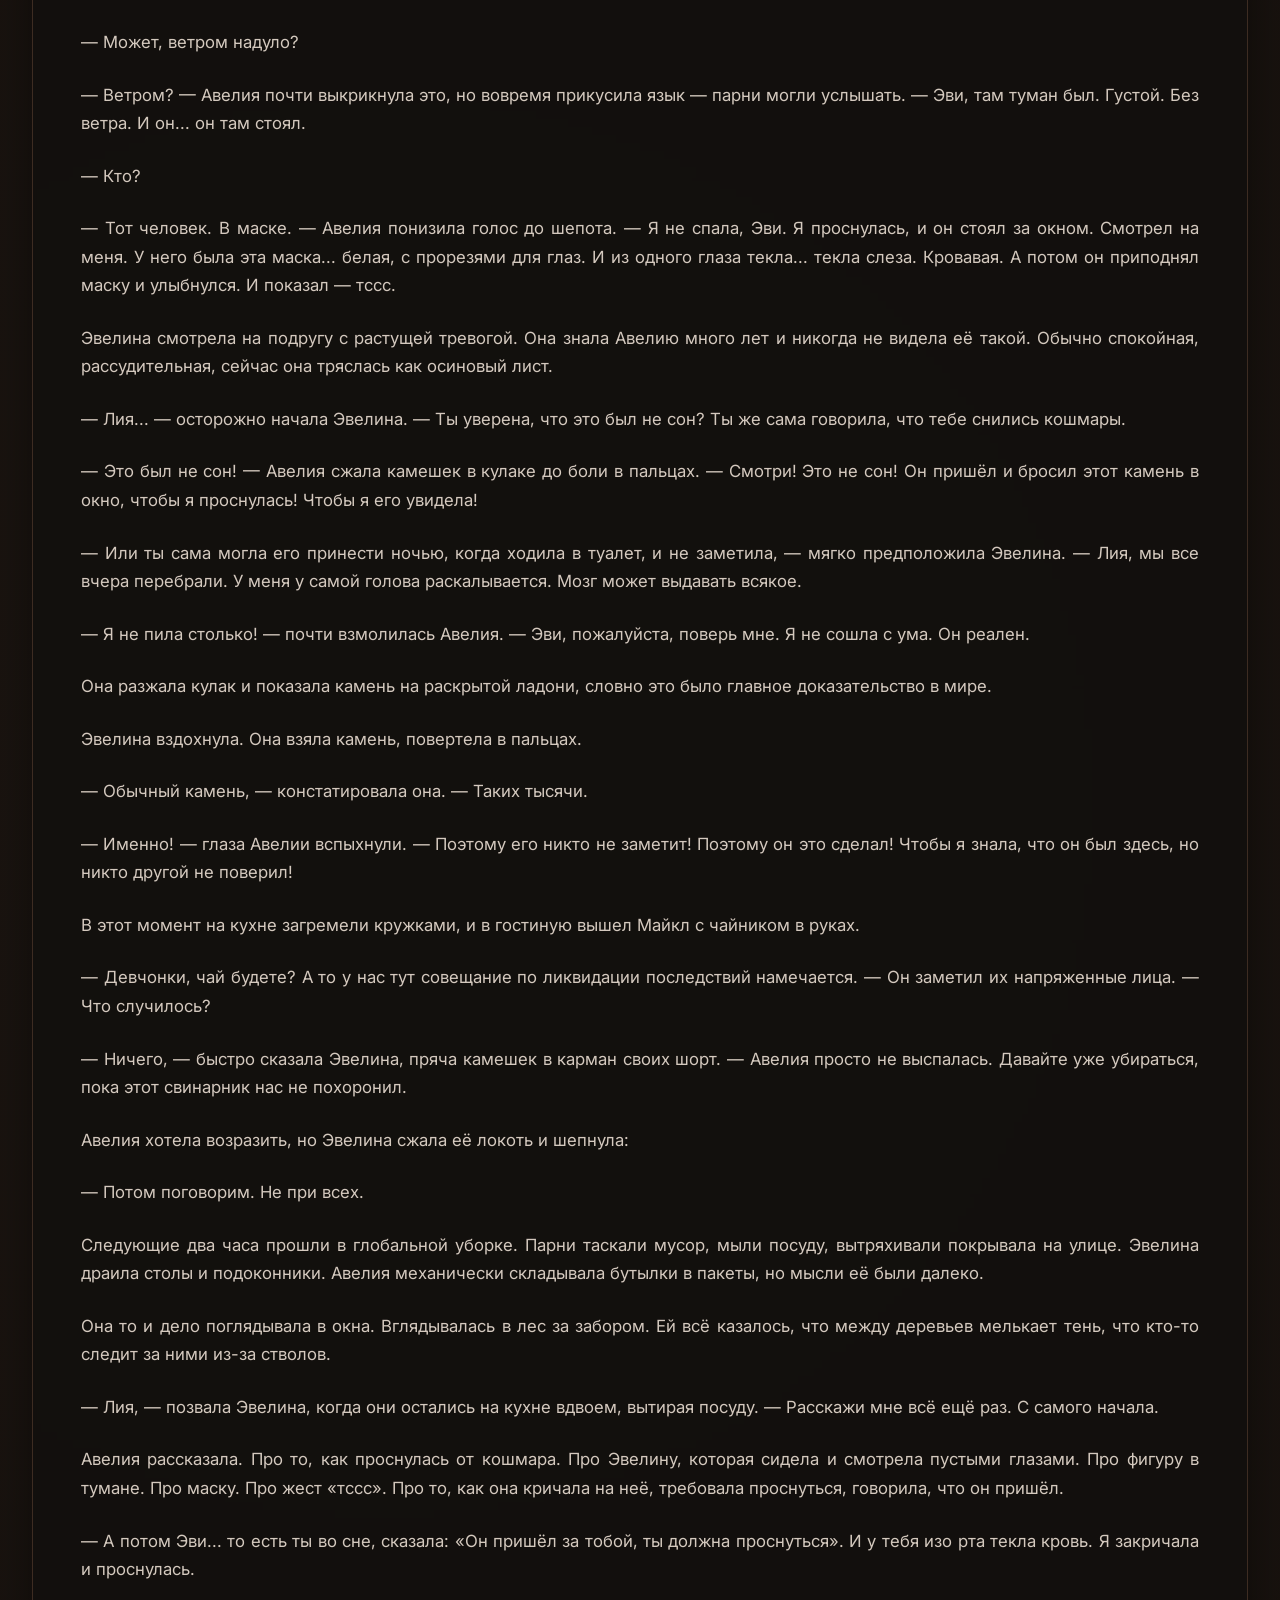
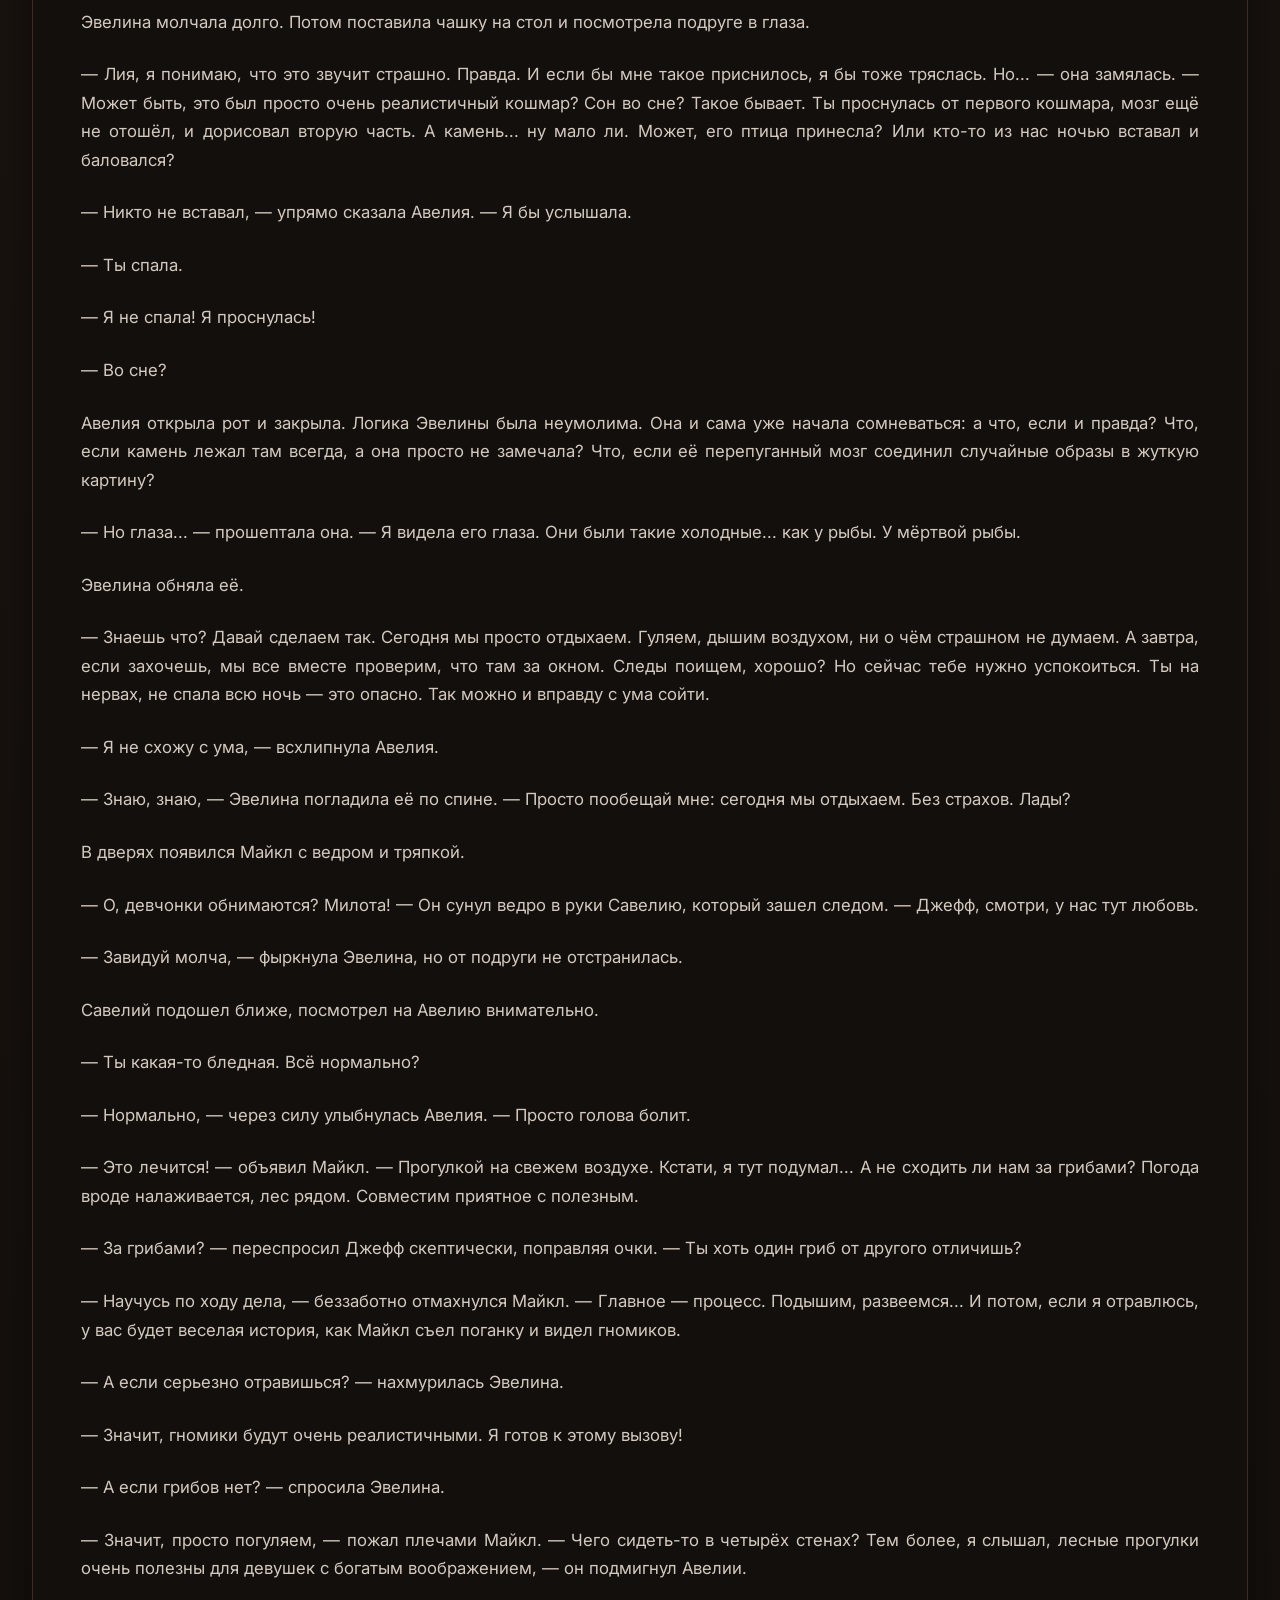
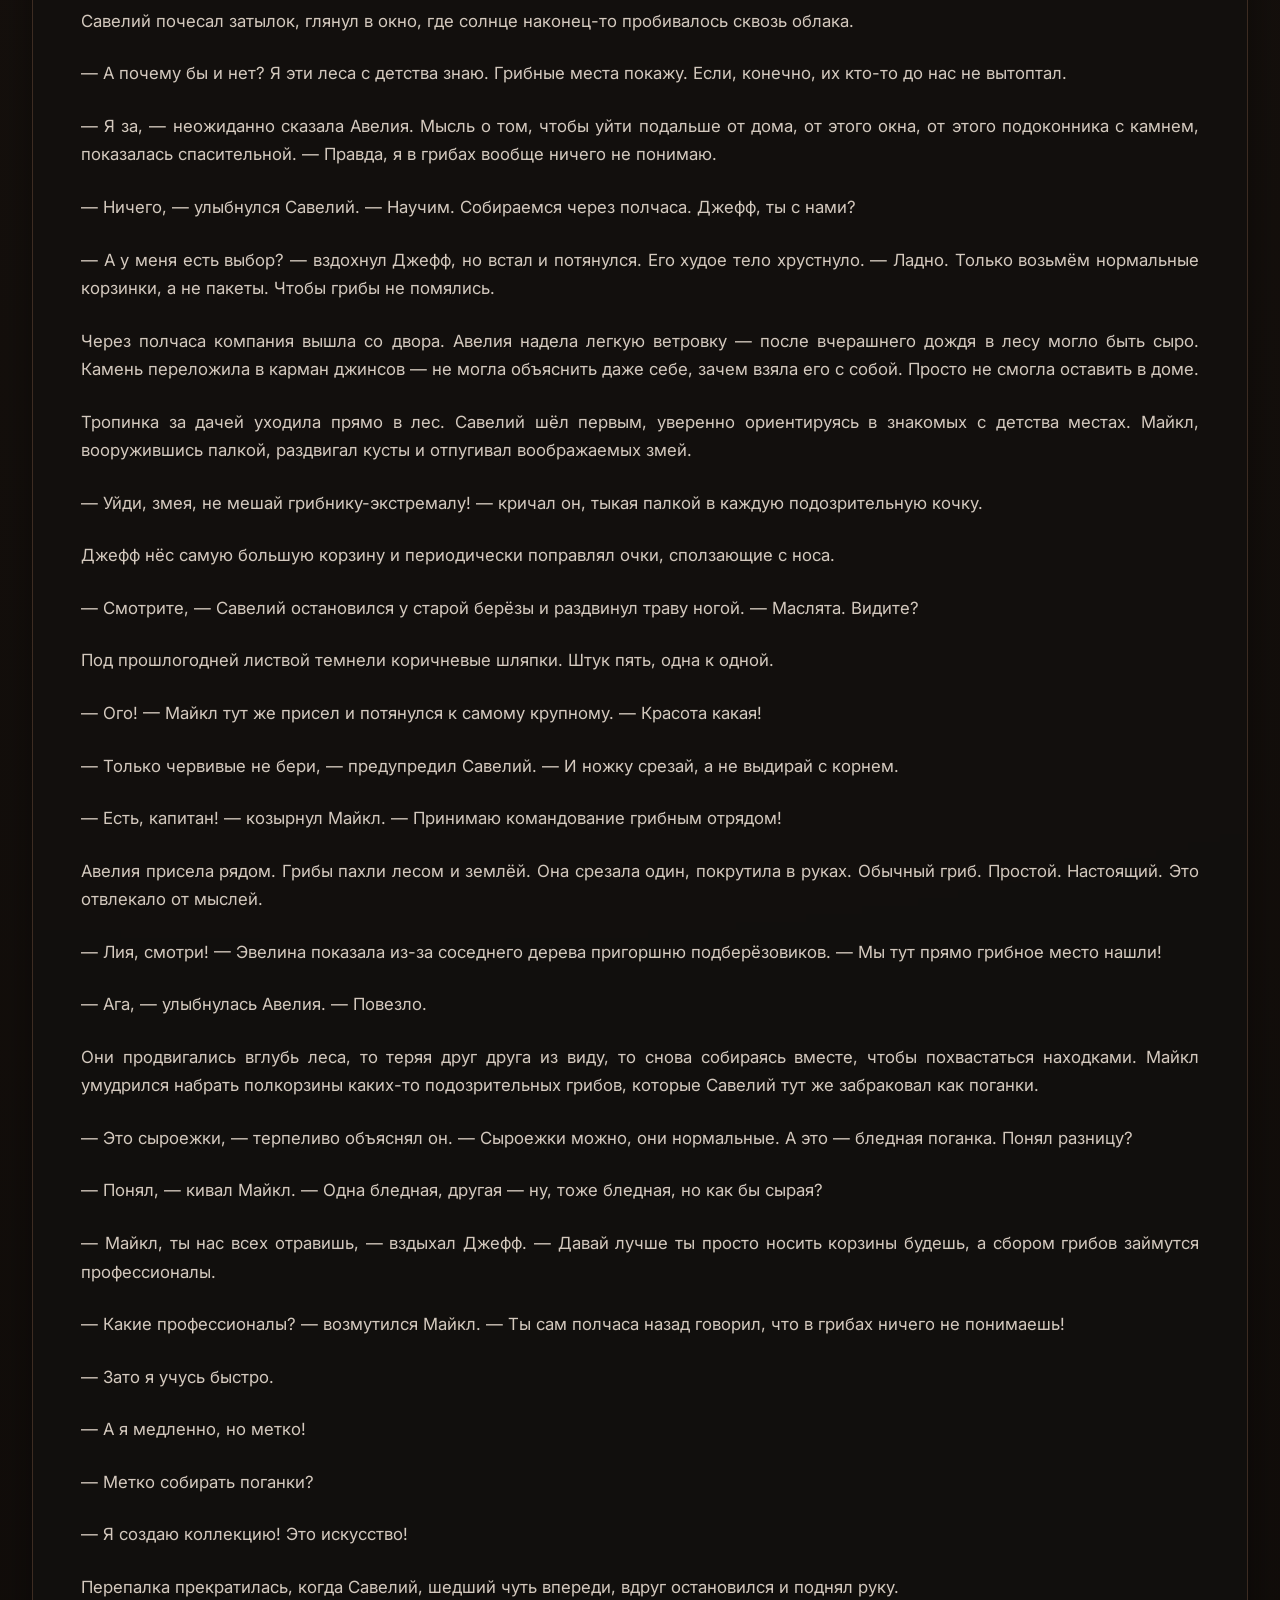
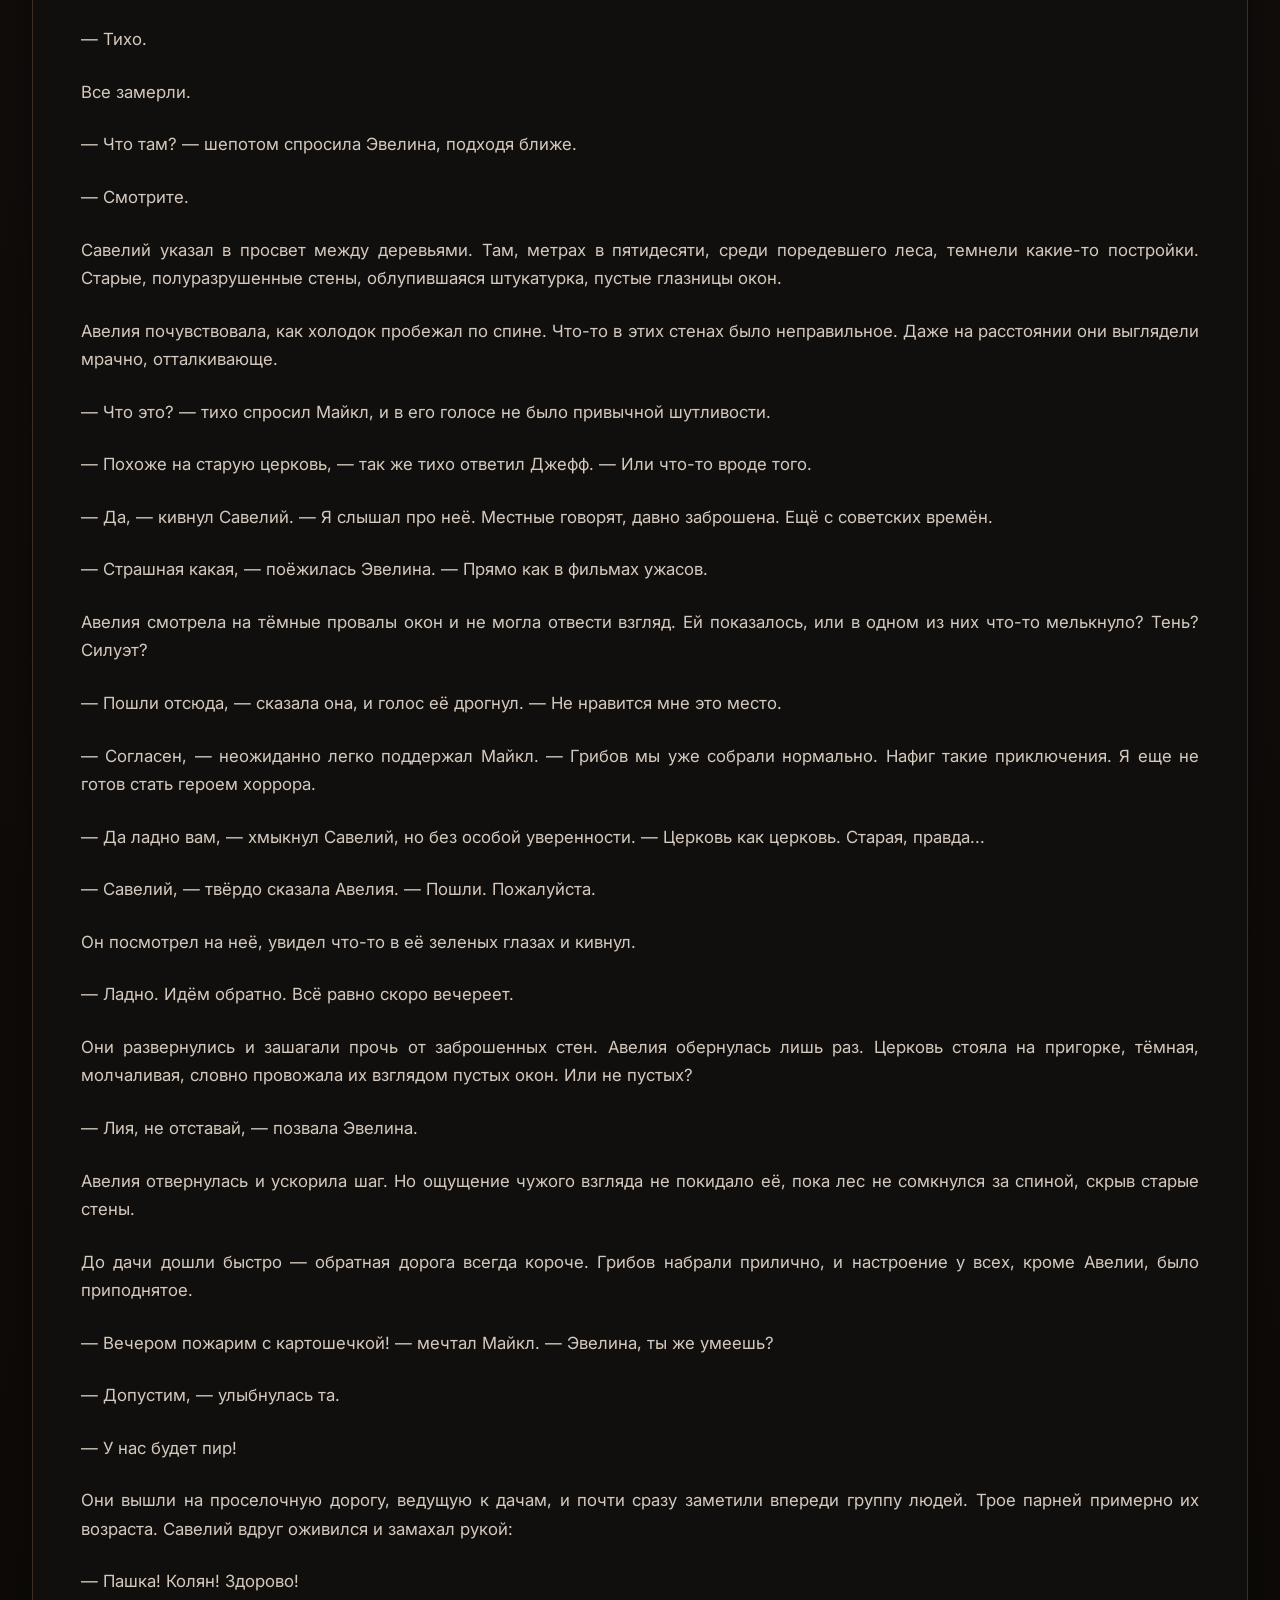
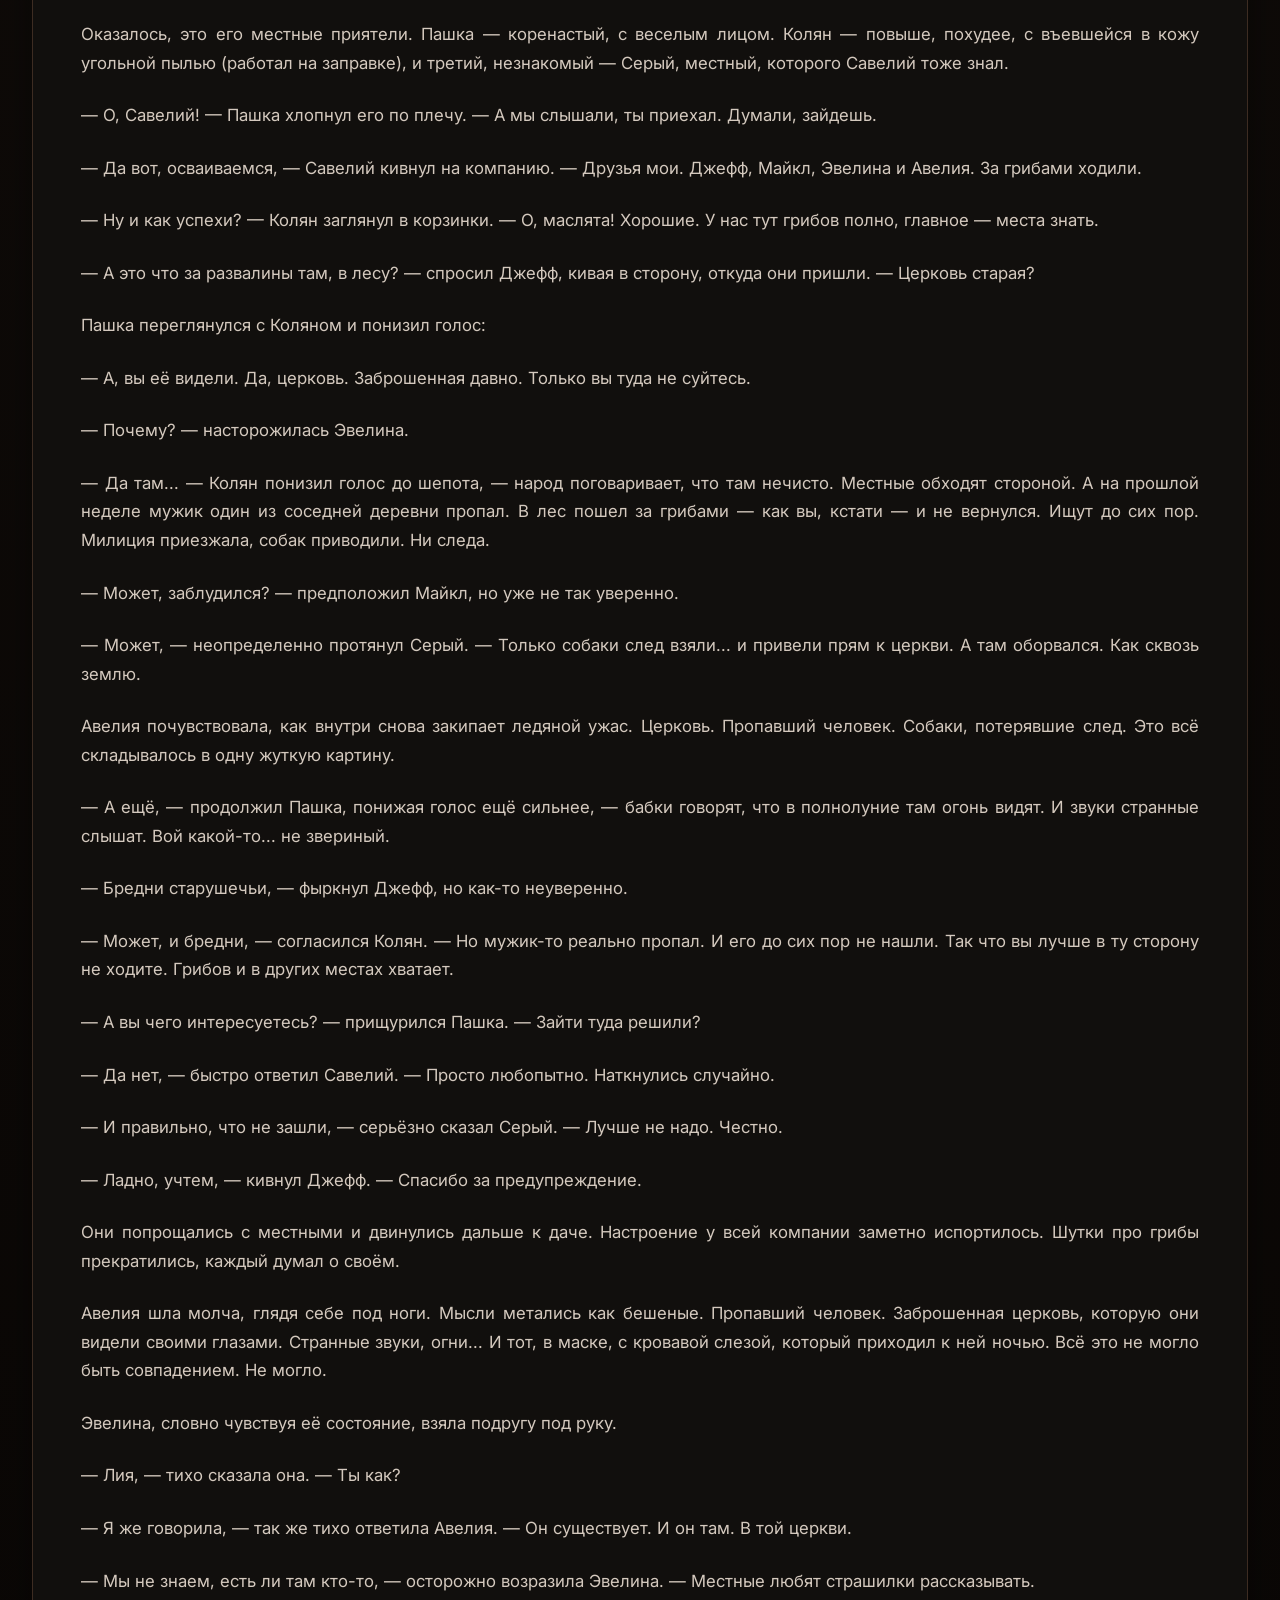
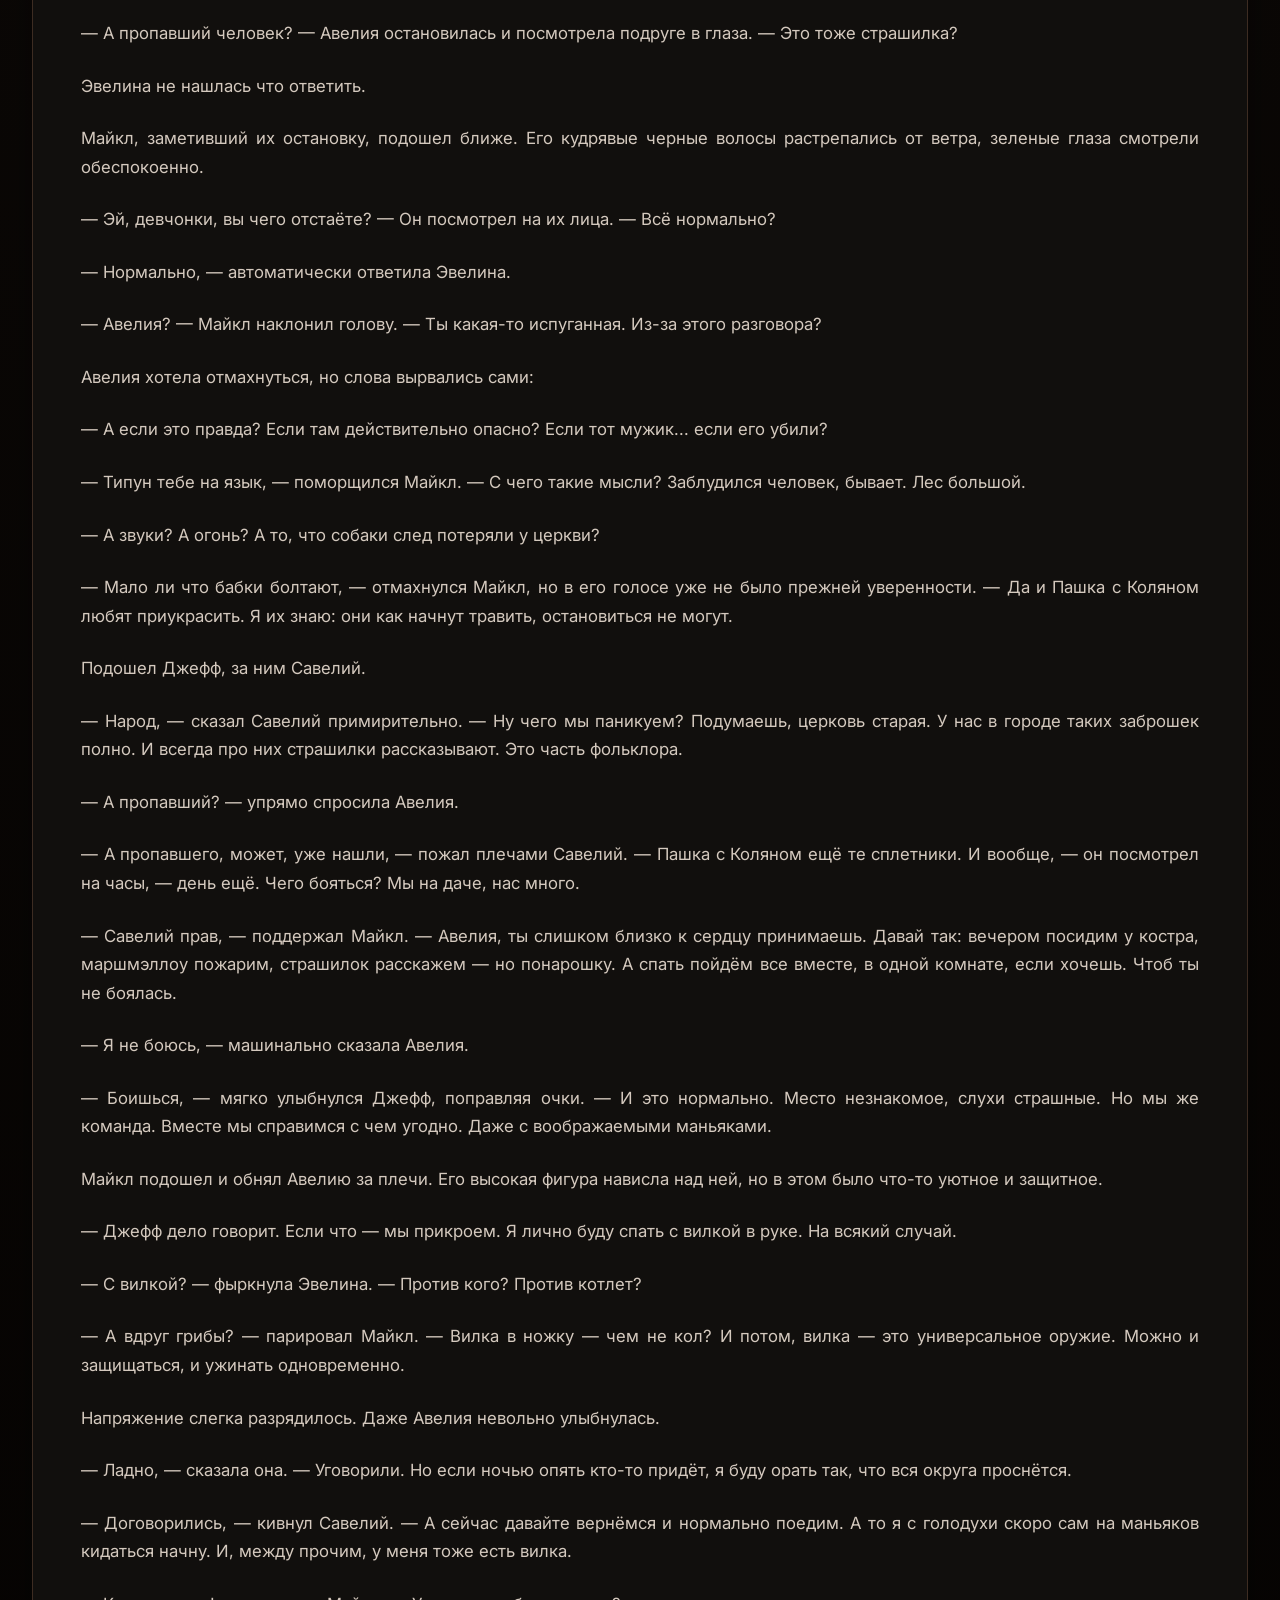
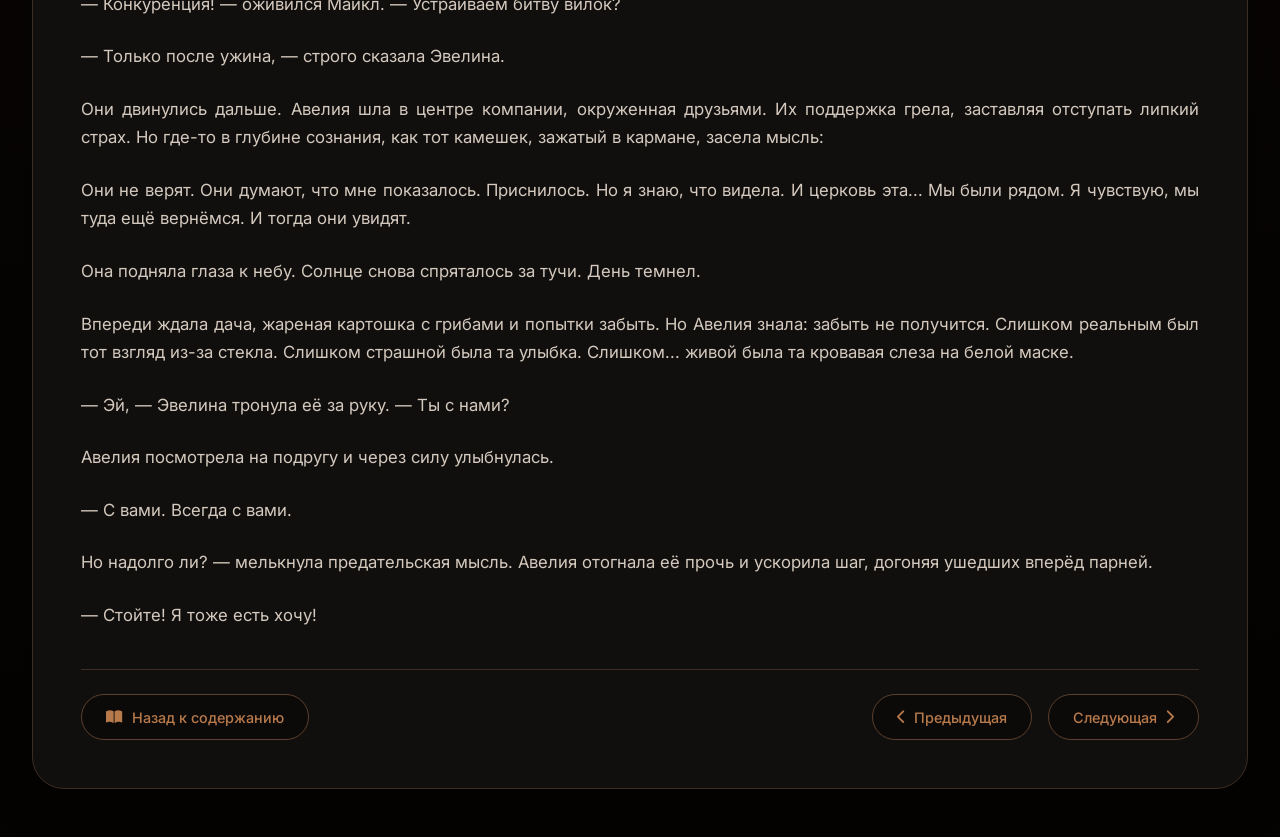
<file: tty/glava4.html>
<!DOCTYPE html>
<html lang="ru">
<head>
    <meta charset="UTF-8">
    <meta name="viewport" content="width=device-width, initial-scale=1.0">
    <title>Глава 4. Чистота, грибы и старые стены — Вечные каникулы</title>
    <link rel="preconnect" href="https://fonts.googleapis.com">
    <link rel="preconnect" href="https://fonts.gstatic.com" crossorigin>
    <link href="https://fonts.googleapis.com/css2?family=Cormorant+Garamond:ital,wght@0,400;0,500;0,600;0,700;1,400;1,500;1,600&family=Inter:opsz,wght@14..32,300;34..32,400;34..32,500;34..32,600;34..32,700&display=swap" rel="stylesheet">
    <link rel="stylesheet" href="https://cdnjs.cloudflare.com/ajax/libs/font-awesome/6.0.0-beta3/css/all.min.css">
    <link rel="stylesheet" href="ind.css">
</head>
<body>

    <div class="chapter-page">
        <div class="container">
            <div class="chapter-full">
                <h1>Глава 4. Чистота, грибы и старые стены</h1>
                
                <p>Утро вползало в дом медленно, нехотя, словно тоже страдало с похмелья. Серый свет сочился сквозь щели в шторах, выхватывая из темноты очертания разгрома: перевернутый стул, груду одежды на полу, одинокий кед посреди коридора.</p>
                
                <p>Авелия так и не сомкнула глаз после того кошмара. Она лежала, глядя в потолок и прислушиваясь к каждому шороху за окном. Или просто ветер надул? Или кто-то из парней вышел покурить и дурачился?</p>
                
                <p>Мысли путались, натыкались друг на друга, создавая в голове кашу из страха, недоверия к самой себе и отчаянного желания, чтобы всё это оказалось просто игрой воображения.</p>
                
                <p>Первым проснулся Майкл. Его появление в гостиной ознаменовалось грохотом — он споткнулся о собственную ногу, запутавшись в одеяле, и приложился головой о дверной косяк.</p>
                
                <p>— Ай! Чёрт! — взвыл он, хватаясь за ушибленное место. Его кудряшки торчали в разные стороны, зеленые глаза зажмурились от боли.</p>
                
                <p>— Тише ты, — простонал Джефф с пола, даже не открывая глаз. — Дай умереть спокойно.</p>
                
                <p>— Ты уже умер, — парировал Майкл, потирая лоб. — Только храпишь. И, кстати, мог бы предупредить, что пол такой твердый. Я бы подушку подложил.</p>
                
                <p>— Ты спал на моем плече, — напомнил Джефф.</p>
                
                <p>— И ты позволил мне так унизиться?!</p>
                
                <p>Из комнаты парней выполз Савелий — лохматый, заспанный, в мятой футболке. Его каштановые волосы напоминали воронье гнездо, карие глаза припухли от сна. Он окинул взглядом поле боя и философски заметил:</p>
                
                <p>— Красота. Прям как после хорошей гулянки. Деда бы это оценил.</p>
                
                <p>— Деда бы тебя прибил, — донеслось с лестницы.</p>
                
                <p>В проеме показалась Эвелина. Она уже успела умыться и собрать свои темные волосы в пучок, но темные круги под голубыми глазами выдавали, что сон её тоже не особенно баловал.</p>
                
                <p>— Соня, ты где? — крикнула она в сторону их комнаты. — Авелия, вставай, надо этот бардак разгребать, пока мухи не завелись.</p>
                
                <p>Авелия вышла через минуту. Бледная, с красными от бессонницы зелено-карими глазами, рыжие волосы нечесаными прядями падали на плечи, она казалась тенью самой себя. Эвелина сразу заметила неладное.</p>
                
                <p>— Ты чего? — тихо спросила она, когда парни ушли на кухню искать воду. — Нормально всё?</p>
                
                <p>Авелия только покачала головой и молча направилась к окну в гостиной. Распахнула створку, протянула руку... и сняла с подоконника камешек. Серый, ничем не примечательный. Но от его вида у неё похолодели пальцы.</p>
                
                <p>— Эви, — позвала она. Голос дрогнул. — Подойди.</p>
                
                <p>Эвелина подошла. Посмотрела на камешек.</p>
                
                <p>— И что это?</p>
                
                <p>— Это... — Авелия сглотнула. — Это лежало на подоконнике. Снаружи. Сегодня ночью его там не было. Я точно помню.</p>
                
                <p>— Может, ветром надуло?</p>
                
                <p>— Ветром? — Авелия почти выкрикнула это, но вовремя прикусила язык — парни могли услышать. — Эви, там туман был. Густой. Без ветра. И он... он там стоял.</p>
                
                <p>— Кто?</p>
                
                <p>— Тот человек. В маске. — Авелия понизила голос до шепота. — Я не спала, Эви. Я проснулась, и он стоял за окном. Смотрел на меня. У него была эта маска... белая, с прорезями для глаз. И из одного глаза текла... текла слеза. Кровавая. А потом он приподнял маску и улыбнулся. И показал — тссс.</p>
                
                <p>Эвелина смотрела на подругу с растущей тревогой. Она знала Авелию много лет и никогда не видела её такой. Обычно спокойная, рассудительная, сейчас она тряслась как осиновый лист.</p>
                
                <p>— Лия... — осторожно начала Эвелина. — Ты уверена, что это был не сон? Ты же сама говорила, что тебе снились кошмары.</p>
                
                <p>— Это был не сон! — Авелия сжала камешек в кулаке до боли в пальцах. — Смотри! Это не сон! Он пришёл и бросил этот камень в окно, чтобы я проснулась! Чтобы я его увидела!</p>
                
                <p>— Или ты сама могла его принести ночью, когда ходила в туалет, и не заметила, — мягко предположила Эвелина. — Лия, мы все вчера перебрали. У меня у самой голова раскалывается. Мозг может выдавать всякое.</p>
                
                <p>— Я не пила столько! — почти взмолилась Авелия. — Эви, пожалуйста, поверь мне. Я не сошла с ума. Он реален.</p>
                
                <p>Она разжала кулак и показала камень на раскрытой ладони, словно это было главное доказательство в мире.</p>
                
                <p>Эвелина вздохнула. Она взяла камень, повертела в пальцах.</p>
                
                <p>— Обычный камень, — констатировала она. — Таких тысячи.</p>
                
                <p>— Именно! — глаза Авелии вспыхнули. — Поэтому его никто не заметит! Поэтому он это сделал! Чтобы я знала, что он был здесь, но никто другой не поверил!</p>
                
                <p>В этот момент на кухне загремели кружками, и в гостиную вышел Майкл с чайником в руках.</p>
                
                <p>— Девчонки, чай будете? А то у нас тут совещание по ликвидации последствий намечается. — Он заметил их напряженные лица. — Что случилось?</p>
                
                <p>— Ничего, — быстро сказала Эвелина, пряча камешек в карман своих шорт. — Авелия просто не выспалась. Давайте уже убираться, пока этот свинарник нас не похоронил.</p>
                
                <p>Авелия хотела возразить, но Эвелина сжала её локоть и шепнула:</p>
                
                <p>— Потом поговорим. Не при всех.</p>
                
                <p>Следующие два часа прошли в глобальной уборке. Парни таскали мусор, мыли посуду, вытряхивали покрывала на улице. Эвелина драила столы и подоконники. Авелия механически складывала бутылки в пакеты, но мысли её были далеко.</p>
                
                <p>Она то и дело поглядывала в окна. Вглядывалась в лес за забором. Ей всё казалось, что между деревьев мелькает тень, что кто-то следит за ними из-за стволов.</p>
                
                <p>— Лия, — позвала Эвелина, когда они остались на кухне вдвоем, вытирая посуду. — Расскажи мне всё ещё раз. С самого начала.</p>
                
                <p>Авелия рассказала. Про то, как проснулась от кошмара. Про Эвелину, которая сидела и смотрела пустыми глазами. Про фигуру в тумане. Про маску. Про жест «тссс». Про то, как она кричала на неё, требовала проснуться, говорила, что он пришёл.</p>
                
                <p>— А потом Эви... то есть ты во сне, сказала: «Он пришёл за тобой, ты должна проснуться». И у тебя изо рта текла кровь. Я закричала и проснулась.</p>
                
                <p>Эвелина молчала долго. Потом поставила чашку на стол и посмотрела подруге в глаза.</p>
                
                <p>— Лия, я понимаю, что это звучит страшно. Правда. И если бы мне такое приснилось, я бы тоже тряслась. Но... — она замялась. — Может быть, это был просто очень реалистичный кошмар? Сон во сне? Такое бывает. Ты проснулась от первого кошмара, мозг ещё не отошёл, и дорисовал вторую часть. А камень... ну мало ли. Может, его птица принесла? Или кто-то из нас ночью вставал и баловался?</p>
                
                <p>— Никто не вставал, — упрямо сказала Авелия. — Я бы услышала.</p>
                
                <p>— Ты спала.</p>
                
                <p>— Я не спала! Я проснулась!</p>
                
                <p>— Во сне?</p>
                
                <p>Авелия открыла рот и закрыла. Логика Эвелины была неумолима. Она и сама уже начала сомневаться: а что, если и правда? Что, если камень лежал там всегда, а она просто не замечала? Что, если её перепуганный мозг соединил случайные образы в жуткую картину?</p>
                
                <p>— Но глаза... — прошептала она. — Я видела его глаза. Они были такие холодные... как у рыбы. У мёртвой рыбы.</p>
                
                <p>Эвелина обняла её.</p>
                
                <p>— Знаешь что? Давай сделаем так. Сегодня мы просто отдыхаем. Гуляем, дышим воздухом, ни о чём страшном не думаем. А завтра, если захочешь, мы все вместе проверим, что там за окном. Следы поищем, хорошо? Но сейчас тебе нужно успокоиться. Ты на нервах, не спала всю ночь — это опасно. Так можно и вправду с ума сойти.</p>
                
                <p>— Я не схожу с ума, — всхлипнула Авелия.</p>
                
                <p>— Знаю, знаю, — Эвелина погладила её по спине. — Просто пообещай мне: сегодня мы отдыхаем. Без страхов. Лады?</p>
                
                <p>В дверях появился Майкл с ведром и тряпкой.</p>
                
                <p>— О, девчонки обнимаются? Милота! — Он сунул ведро в руки Савелию, который зашел следом. — Джефф, смотри, у нас тут любовь.</p>
                
                <p>— Завидуй молча, — фыркнула Эвелина, но от подруги не отстранилась.</p>
                
                <p>Савелий подошел ближе, посмотрел на Авелию внимательно.</p>
                
                <p>— Ты какая-то бледная. Всё нормально?</p>
                
                <p>— Нормально, — через силу улыбнулась Авелия. — Просто голова болит.</p>
                
                <p>— Это лечится! — объявил Майкл. — Прогулкой на свежем воздухе. Кстати, я тут подумал... А не сходить ли нам за грибами? Погода вроде налаживается, лес рядом. Совместим приятное с полезным.</p>
                
                <p>— За грибами? — переспросил Джефф скептически, поправляя очки. — Ты хоть один гриб от другого отличишь?</p>
                
                <p>— Научусь по ходу дела, — беззаботно отмахнулся Майкл. — Главное — процесс. Подышим, развеемся... И потом, если я отравлюсь, у вас будет веселая история, как Майкл съел поганку и видел гномиков.</p>
                
                <p>— А если серьезно отравишься? — нахмурилась Эвелина.</p>
                
                <p>— Значит, гномики будут очень реалистичными. Я готов к этому вызову!</p>
                
                <p>— А если грибов нет? — спросила Эвелина.</p>
                
                <p>— Значит, просто погуляем, — пожал плечами Майкл. — Чего сидеть-то в четырёх стенах? Тем более, я слышал, лесные прогулки очень полезны для девушек с богатым воображением, — он подмигнул Авелии.</p>
                
                <p>Савелий почесал затылок, глянул в окно, где солнце наконец-то пробивалось сквозь облака.</p>
                
                <p>— А почему бы и нет? Я эти леса с детства знаю. Грибные места покажу. Если, конечно, их кто-то до нас не вытоптал.</p>
                
                <p>— Я за, — неожиданно сказала Авелия. Мысль о том, чтобы уйти подальше от дома, от этого окна, от этого подоконника с камнем, показалась спасительной. — Правда, я в грибах вообще ничего не понимаю.</p>
                
                <p>— Ничего, — улыбнулся Савелий. — Научим. Собираемся через полчаса. Джефф, ты с нами?</p>
                
                <p>— А у меня есть выбор? — вздохнул Джефф, но встал и потянулся. Его худое тело хрустнуло. — Ладно. Только возьмём нормальные корзинки, а не пакеты. Чтобы грибы не помялись.</p>
                
                <p>Через полчаса компания вышла со двора. Авелия надела легкую ветровку — после вчерашнего дождя в лесу могло быть сыро. Камень переложила в карман джинсов — не могла объяснить даже себе, зачем взяла его с собой. Просто не смогла оставить в доме.</p>
                
                <p>Тропинка за дачей уходила прямо в лес. Савелий шёл первым, уверенно ориентируясь в знакомых с детства местах. Майкл, вооружившись палкой, раздвигал кусты и отпугивал воображаемых змей.</p>
                
                <p>— Уйди, змея, не мешай грибнику-экстремалу! — кричал он, тыкая палкой в каждую подозрительную кочку.</p>
                
                <p>Джефф нёс самую большую корзину и периодически поправлял очки, сползающие с носа.</p>
                
                <p>— Смотрите, — Савелий остановился у старой берёзы и раздвинул траву ногой. — Маслята. Видите?</p>
                
                <p>Под прошлогодней листвой темнели коричневые шляпки. Штук пять, одна к одной.</p>
                
                <p>— Ого! — Майкл тут же присел и потянулся к самому крупному. — Красота какая!</p>
                
                <p>— Только червивые не бери, — предупредил Савелий. — И ножку срезай, а не выдирай с корнем.</p>
                
                <p>— Есть, капитан! — козырнул Майкл. — Принимаю командование грибным отрядом!</p>
                
                <p>Авелия присела рядом. Грибы пахли лесом и землёй. Она срезала один, покрутила в руках. Обычный гриб. Простой. Настоящий. Это отвлекало от мыслей.</p>
                
                <p>— Лия, смотри! — Эвелина показала из-за соседнего дерева пригоршню подберёзовиков. — Мы тут прямо грибное место нашли!</p>
                
                <p>— Ага, — улыбнулась Авелия. — Повезло.</p>
                
                <p>Они продвигались вглубь леса, то теряя друг друга из виду, то снова собираясь вместе, чтобы похвастаться находками. Майкл умудрился набрать полкорзины каких-то подозрительных грибов, которые Савелий тут же забраковал как поганки.</p>
                
                <p>— Это сыроежки, — терпеливо объяснял он. — Сыроежки можно, они нормальные. А это — бледная поганка. Понял разницу?</p>
                
                <p>— Понял, — кивал Майкл. — Одна бледная, другая — ну, тоже бледная, но как бы сырая?</p>
                
                <p>— Майкл, ты нас всех отравишь, — вздыхал Джефф. — Давай лучше ты просто носить корзины будешь, а сбором грибов займутся профессионалы.</p>
                
                <p>— Какие профессионалы? — возмутился Майкл. — Ты сам полчаса назад говорил, что в грибах ничего не понимаешь!</p>
                
                <p>— Зато я учусь быстро.</p>
                
                <p>— А я медленно, но метко!</p>
                
                <p>— Метко собирать поганки?</p>
                
                <p>— Я создаю коллекцию! Это искусство!</p>
                
                <p>Перепалка прекратилась, когда Савелий, шедший чуть впереди, вдруг остановился и поднял руку.</p>
                
                <p>— Тихо.</p>
                
                <p>Все замерли.</p>
                
                <p>— Что там? — шепотом спросила Эвелина, подходя ближе.</p>
                
                <p>— Смотрите.</p>
                
                <p>Савелий указал в просвет между деревьями. Там, метрах в пятидесяти, среди поредевшего леса, темнели какие-то постройки. Старые, полуразрушенные стены, облупившаяся штукатурка, пустые глазницы окон.</p>
                
                <p>Авелия почувствовала, как холодок пробежал по спине. Что-то в этих стенах было неправильное. Даже на расстоянии они выглядели мрачно, отталкивающе.</p>
                
                <p>— Что это? — тихо спросил Майкл, и в его голосе не было привычной шутливости.</p>
                
                <p>— Похоже на старую церковь, — так же тихо ответил Джефф. — Или что-то вроде того.</p>
                
                <p>— Да, — кивнул Савелий. — Я слышал про неё. Местные говорят, давно заброшена. Ещё с советских времён.</p>
                
                <p>— Страшная какая, — поёжилась Эвелина. — Прямо как в фильмах ужасов.</p>
                
                <p>Авелия смотрела на тёмные провалы окон и не могла отвести взгляд. Ей показалось, или в одном из них что-то мелькнуло? Тень? Силуэт?</p>
                
                <p>— Пошли отсюда, — сказала она, и голос её дрогнул. — Не нравится мне это место.</p>
                
                <p>— Согласен, — неожиданно легко поддержал Майкл. — Грибов мы уже собрали нормально. Нафиг такие приключения. Я еще не готов стать героем хоррора.</p>
                
                <p>— Да ладно вам, — хмыкнул Савелий, но без особой уверенности. — Церковь как церковь. Старая, правда...</p>
                
                <p>— Савелий, — твёрдо сказала Авелия. — Пошли. Пожалуйста.</p>
                
                <p>Он посмотрел на неё, увидел что-то в её зеленых глазах и кивнул.</p>
                
                <p>— Ладно. Идём обратно. Всё равно скоро вечереет.</p>
                
                <p>Они развернулись и зашагали прочь от заброшенных стен. Авелия обернулась лишь раз. Церковь стояла на пригорке, тёмная, молчаливая, словно провожала их взглядом пустых окон. Или не пустых?</p>
                
                <p>— Лия, не отставай, — позвала Эвелина.</p>
                
                <p>Авелия отвернулась и ускорила шаг. Но ощущение чужого взгляда не покидало её, пока лес не сомкнулся за спиной, скрыв старые стены.</p>
                
                <p>До дачи дошли быстро — обратная дорога всегда короче. Грибов набрали прилично, и настроение у всех, кроме Авелии, было приподнятое.</p>
                
                <p>— Вечером пожарим с картошечкой! — мечтал Майкл. — Эвелина, ты же умеешь?</p>
                
                <p>— Допустим, — улыбнулась та.</p>
                
                <p>— У нас будет пир!</p>
                
                <p>Они вышли на проселочную дорогу, ведущую к дачам, и почти сразу заметили впереди группу людей. Трое парней примерно их возраста. Савелий вдруг оживился и замахал рукой:</p>
                
                <p>— Пашка! Колян! Здорово!</p>
                
                <p>Оказалось, это его местные приятели. Пашка — коренастый, с веселым лицом. Колян — повыше, похудее, с въевшейся в кожу угольной пылью (работал на заправке), и третий, незнакомый — Серый, местный, которого Савелий тоже знал.</p>
                
                <p>— О, Савелий! — Пашка хлопнул его по плечу. — А мы слышали, ты приехал. Думали, зайдешь.</p>
                
                <p>— Да вот, осваиваемся, — Савелий кивнул на компанию. — Друзья мои. Джефф, Майкл, Эвелина и Авелия. За грибами ходили.</p>
                
                <p>— Ну и как успехи? — Колян заглянул в корзинки. — О, маслята! Хорошие. У нас тут грибов полно, главное — места знать.</p>
                
                <p>— А это что за развалины там, в лесу? — спросил Джефф, кивая в сторону, откуда они пришли. — Церковь старая?</p>
                
                <p>Пашка переглянулся с Коляном и понизил голос:</p>
                
                <p>— А, вы её видели. Да, церковь. Заброшенная давно. Только вы туда не суйтесь.</p>
                
                <p>— Почему? — насторожилась Эвелина.</p>
                
                <p>— Да там... — Колян понизил голос до шепота, — народ поговаривает, что там нечисто. Местные обходят стороной. А на прошлой неделе мужик один из соседней деревни пропал. В лес пошел за грибами — как вы, кстати — и не вернулся. Ищут до сих пор. Милиция приезжала, собак приводили. Ни следа.</p>
                
                <p>— Может, заблудился? — предположил Майкл, но уже не так уверенно.</p>
                
                <p>— Может, — неопределенно протянул Серый. — Только собаки след взяли... и привели прям к церкви. А там оборвался. Как сквозь землю.</p>
                
                <p>Авелия почувствовала, как внутри снова закипает ледяной ужас. Церковь. Пропавший человек. Собаки, потерявшие след. Это всё складывалось в одну жуткую картину.</p>
                
                <p>— А ещё, — продолжил Пашка, понижая голос ещё сильнее, — бабки говорят, что в полнолуние там огонь видят. И звуки странные слышат. Вой какой-то... не звериный.</p>
                
                <p>— Бредни старушечьи, — фыркнул Джефф, но как-то неуверенно.</p>
                
                <p>— Может, и бредни, — согласился Колян. — Но мужик-то реально пропал. И его до сих пор не нашли. Так что вы лучше в ту сторону не ходите. Грибов и в других местах хватает.</p>
                
                <p>— А вы чего интересуетесь? — прищурился Пашка. — Зайти туда решили?</p>
                
                <p>— Да нет, — быстро ответил Савелий. — Просто любопытно. Наткнулись случайно.</p>
                
                <p>— И правильно, что не зашли, — серьёзно сказал Серый. — Лучше не надо. Честно.</p>
                
                <p>— Ладно, учтем, — кивнул Джефф. — Спасибо за предупреждение.</p>
                
                <p>Они попрощались с местными и двинулись дальше к даче. Настроение у всей компании заметно испортилось. Шутки про грибы прекратились, каждый думал о своём.</p>
                
                <p>Авелия шла молча, глядя себе под ноги. Мысли метались как бешеные. Пропавший человек. Заброшенная церковь, которую они видели своими глазами. Странные звуки, огни... И тот, в маске, с кровавой слезой, который приходил к ней ночью. Всё это не могло быть совпадением. Не могло.</p>
                
                <p>Эвелина, словно чувствуя её состояние, взяла подругу под руку.</p>
                
                <p>— Лия, — тихо сказала она. — Ты как?</p>
                
                <p>— Я же говорила, — так же тихо ответила Авелия. — Он существует. И он там. В той церкви.</p>
                
                <p>— Мы не знаем, есть ли там кто-то, — осторожно возразила Эвелина. — Местные любят страшилки рассказывать.</p>
                
                <p>— А пропавший человек? — Авелия остановилась и посмотрела подруге в глаза. — Это тоже страшилка?</p>
                
                <p>Эвелина не нашлась что ответить.</p>
                
                <p>Майкл, заметивший их остановку, подошел ближе. Его кудрявые черные волосы растрепались от ветра, зеленые глаза смотрели обеспокоенно.</p>
                
                <p>— Эй, девчонки, вы чего отстаёте? — Он посмотрел на их лица. — Всё нормально?</p>
                
                <p>— Нормально, — автоматически ответила Эвелина.</p>
                
                <p>— Авелия? — Майкл наклонил голову. — Ты какая-то испуганная. Из-за этого разговора?</p>
                
                <p>Авелия хотела отмахнуться, но слова вырвались сами:</p>
                
                <p>— А если это правда? Если там действительно опасно? Если тот мужик... если его убили?</p>
                
                <p>— Типун тебе на язык, — поморщился Майкл. — С чего такие мысли? Заблудился человек, бывает. Лес большой.</p>
                
                <p>— А звуки? А огонь? А то, что собаки след потеряли у церкви?</p>
                
                <p>— Мало ли что бабки болтают, — отмахнулся Майкл, но в его голосе уже не было прежней уверенности. — Да и Пашка с Коляном любят приукрасить. Я их знаю: они как начнут травить, остановиться не могут.</p>
                
                <p>Подошел Джефф, за ним Савелий.</p>
                
                <p>— Народ, — сказал Савелий примирительно. — Ну чего мы паникуем? Подумаешь, церковь старая. У нас в городе таких заброшек полно. И всегда про них страшилки рассказывают. Это часть фольклора.</p>
                
                <p>— А пропавший? — упрямо спросила Авелия.</p>
                
                <p>— А пропавшего, может, уже нашли, — пожал плечами Савелий. — Пашка с Коляном ещё те сплетники. И вообще, — он посмотрел на часы, — день ещё. Чего бояться? Мы на даче, нас много.</p>
                
                <p>— Савелий прав, — поддержал Майкл. — Авелия, ты слишком близко к сердцу принимаешь. Давай так: вечером посидим у костра, маршмэллоу пожарим, страшилок расскажем — но понарошку. А спать пойдём все вместе, в одной комнате, если хочешь. Чтоб ты не боялась.</p>
                
                <p>— Я не боюсь, — машинально сказала Авелия.</p>
                
                <p>— Боишься, — мягко улыбнулся Джефф, поправляя очки. — И это нормально. Место незнакомое, слухи страшные. Но мы же команда. Вместе мы справимся с чем угодно. Даже с воображаемыми маньяками.</p>
                
                <p>Майкл подошел и обнял Авелию за плечи. Его высокая фигура нависла над ней, но в этом было что-то уютное и защитное.</p>
                
                <p>— Джефф дело говорит. Если что — мы прикроем. Я лично буду спать с вилкой в руке. На всякий случай.</p>
                
                <p>— С вилкой? — фыркнула Эвелина. — Против кого? Против котлет?</p>
                
                <p>— А вдруг грибы? — парировал Майкл. — Вилка в ножку — чем не кол? И потом, вилка — это универсальное оружие. Можно и защищаться, и ужинать одновременно.</p>
                
                <p>Напряжение слегка разрядилось. Даже Авелия невольно улыбнулась.</p>
                
                <p>— Ладно, — сказала она. — Уговорили. Но если ночью опять кто-то придёт, я буду орать так, что вся округа проснётся.</p>
                
                <p>— Договорились, — кивнул Савелий. — А сейчас давайте вернёмся и нормально поедим. А то я с голодухи скоро сам на маньяков кидаться начну. И, между прочим, у меня тоже есть вилка.</p>
                
                <p>— Конкуренция! — оживился Майкл. — Устраиваем битву вилок?</p>
                
                <p>— Только после ужина, — строго сказала Эвелина.</p>
                
                <p>Они двинулись дальше. Авелия шла в центре компании, окруженная друзьями. Их поддержка грела, заставляя отступать липкий страх. Но где-то в глубине сознания, как тот камешек, зажатый в кармане, засела мысль:</p>
                
                <p>Они не верят. Они думают, что мне показалось. Приснилось. Но я знаю, что видела. И церковь эта... Мы были рядом. Я чувствую, мы туда ещё вернёмся. И тогда они увидят.</p>
                
                <p>Она подняла глаза к небу. Солнце снова спряталось за тучи. День темнел.</p>
                
                <p>Впереди ждала дача, жареная картошка с грибами и попытки забыть. Но Авелия знала: забыть не получится. Слишком реальным был тот взгляд из-за стекла. Слишком страшной была та улыбка. Слишком... живой была та кровавая слеза на белой маске.</p>
                
                <p>— Эй, — Эвелина тронула её за руку. — Ты с нами?</p>
                
                <p>Авелия посмотрела на подругу и через силу улыбнулась.</p>
                
                <p>— С вами. Всегда с вами.</p>
                
                <p>Но надолго ли? — мелькнула предательская мысль. Авелия отогнала её прочь и ускорила шаг, догоняя ушедших вперёд парней.</p>
                
                <p>— Стойте! Я тоже есть хочу!</p>
                
                <!-- НАВИГАЦИЯ МЕЖДУ ГЛАВАМИ -->
                <div class="chapter-navigation">
                    <a href="index.html#soderzhanie" class="nav-back">
                        <i class="fas fa-book-open"></i> Назад к содержанию
                    </a>
                    <div class="nav-arrows">
                        <a href="glava3.html" class="nav-prev">
                            <i class="fas fa-chevron-left"></i> Предыдущая
                        </a>
                        <a href="glava5.html" class="nav-next">
                            Следующая <i class="fas fa-chevron-right"></i>
                        </a>
                    </div>
                </div>
            </div>
        </div>
    </div>

</body>
</html>
</file>
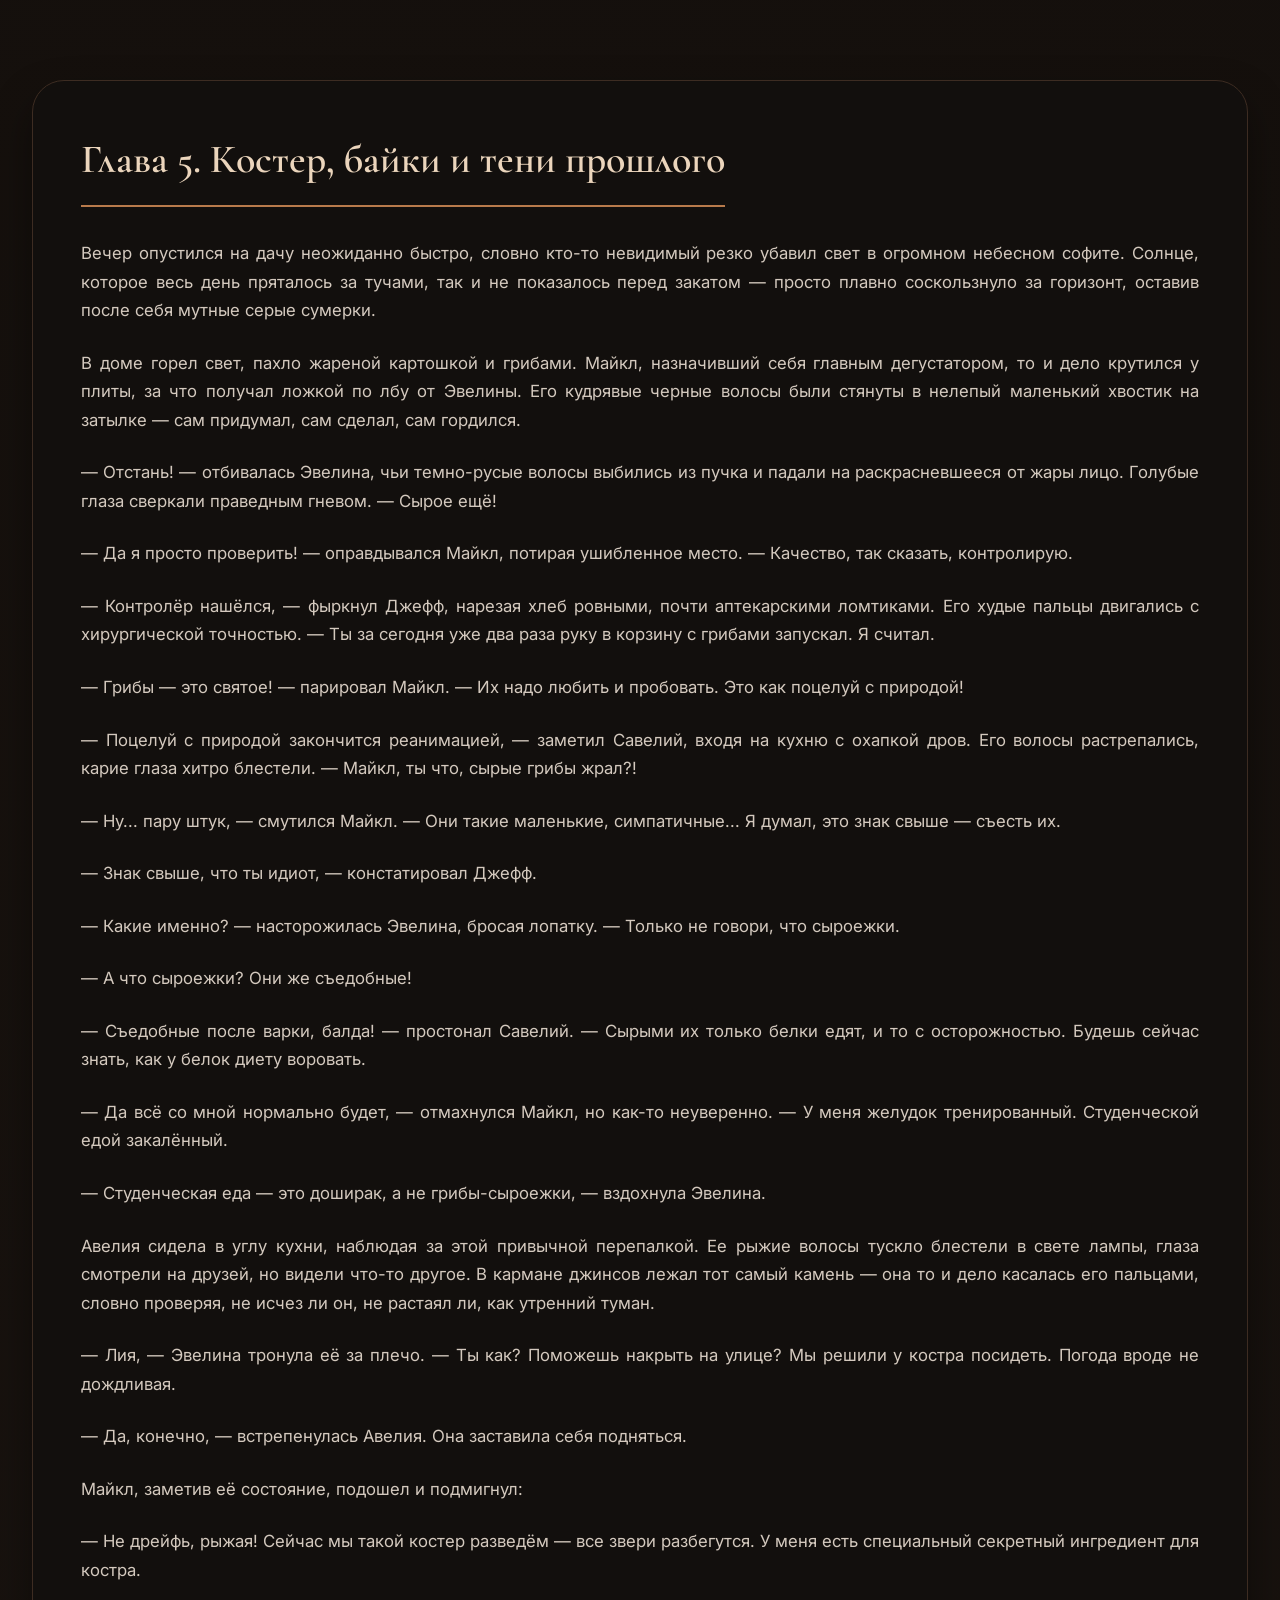
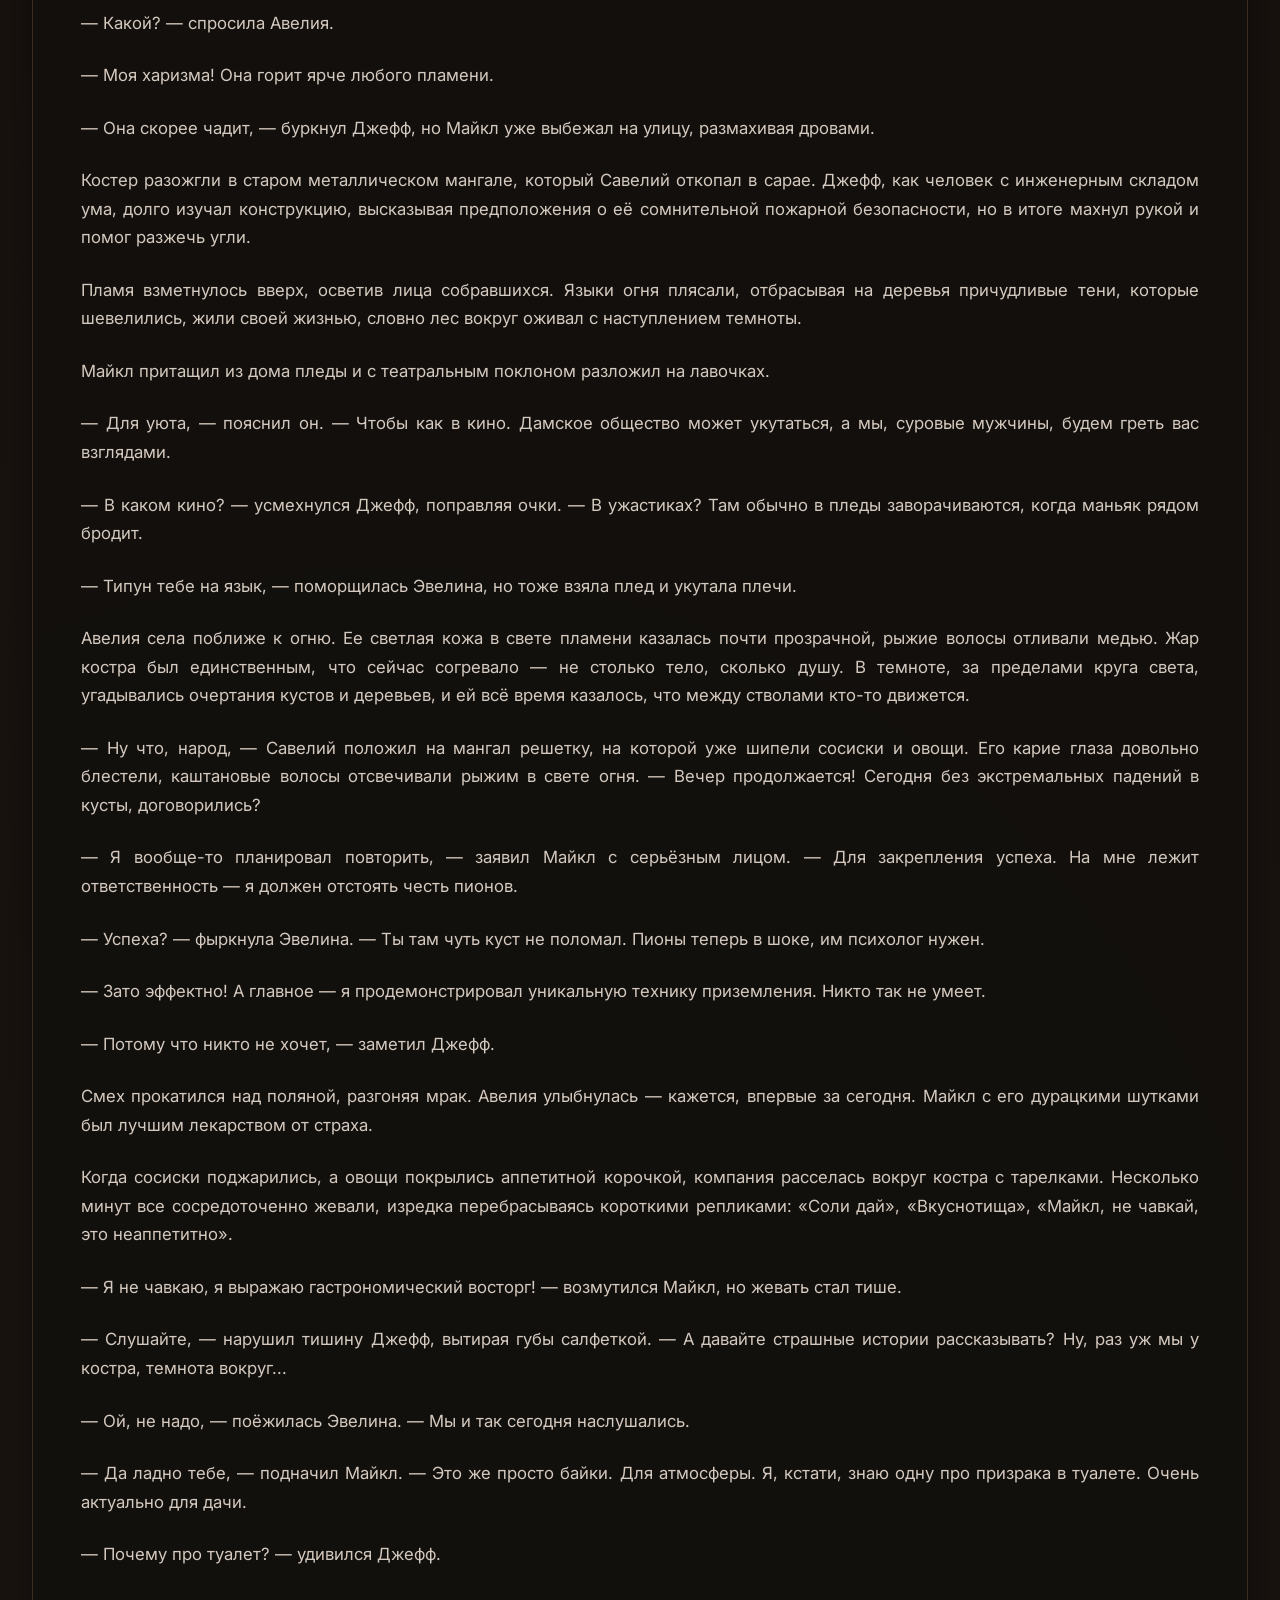
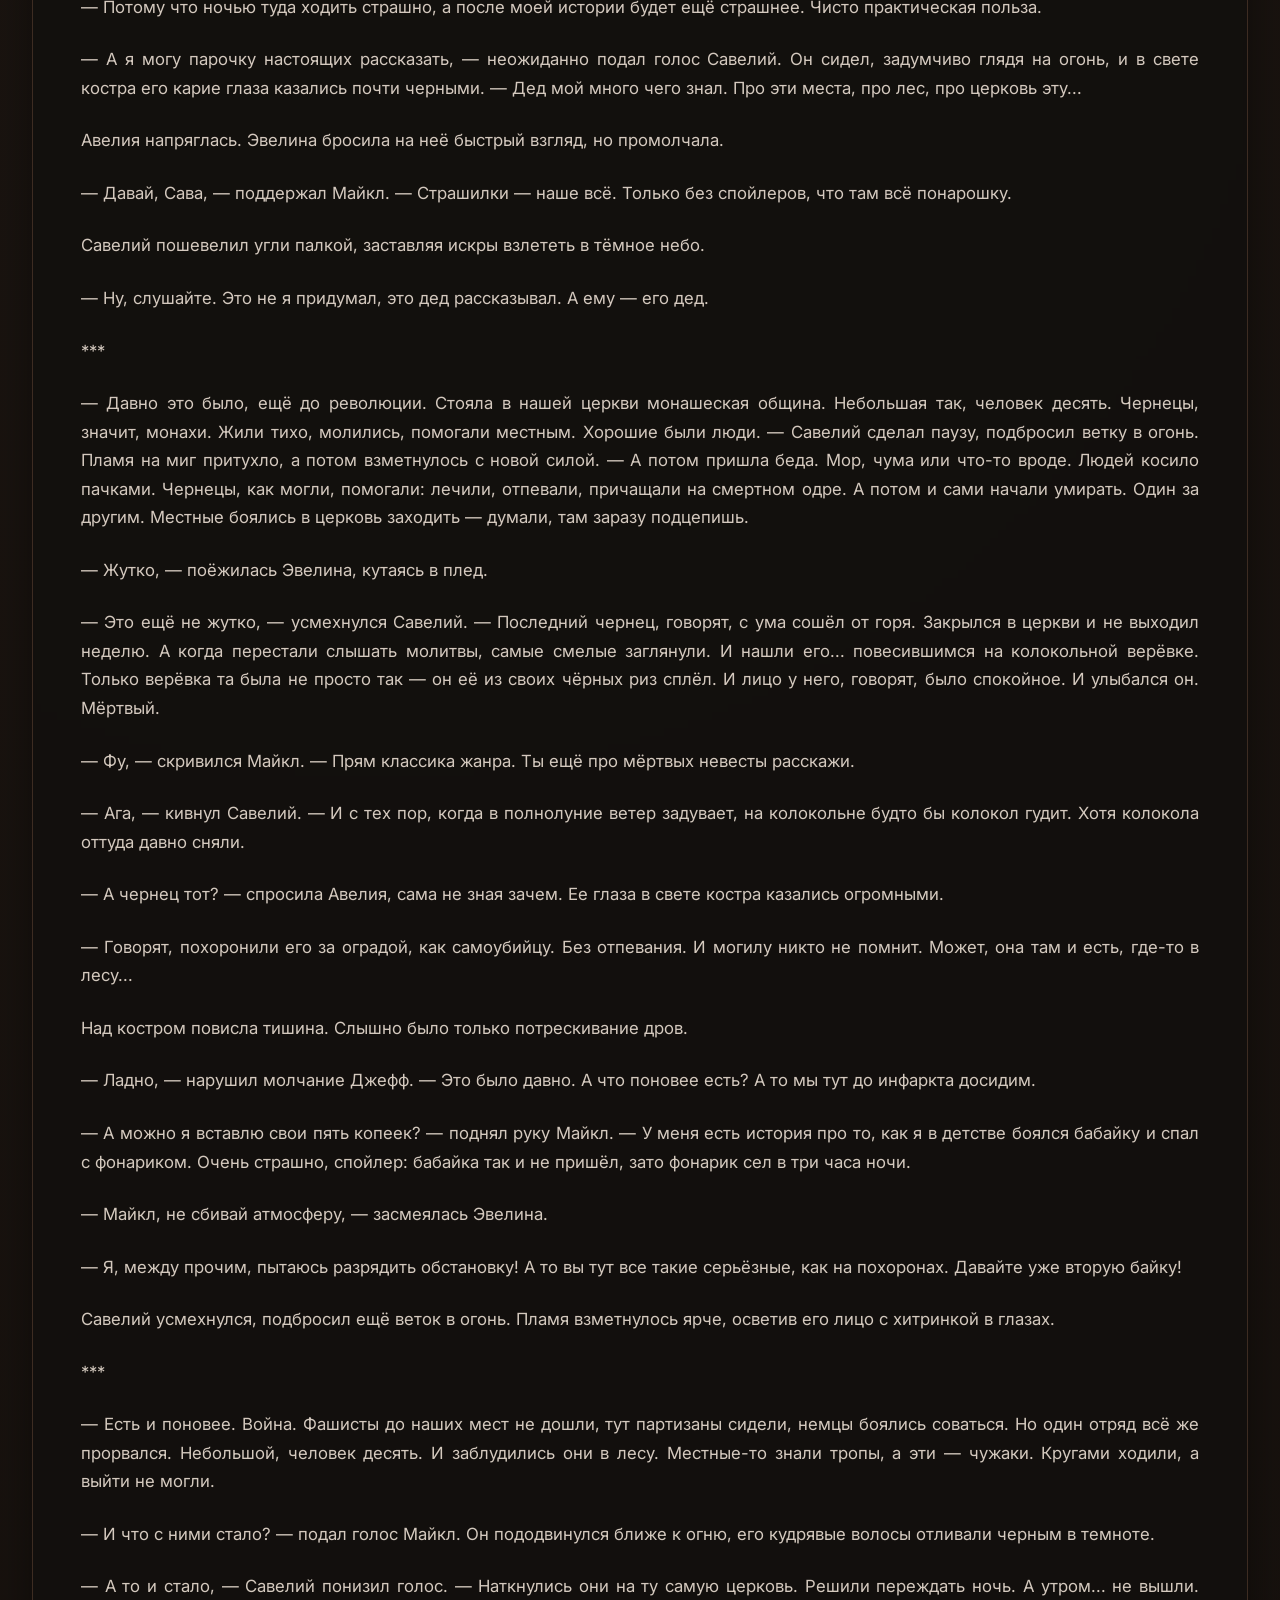
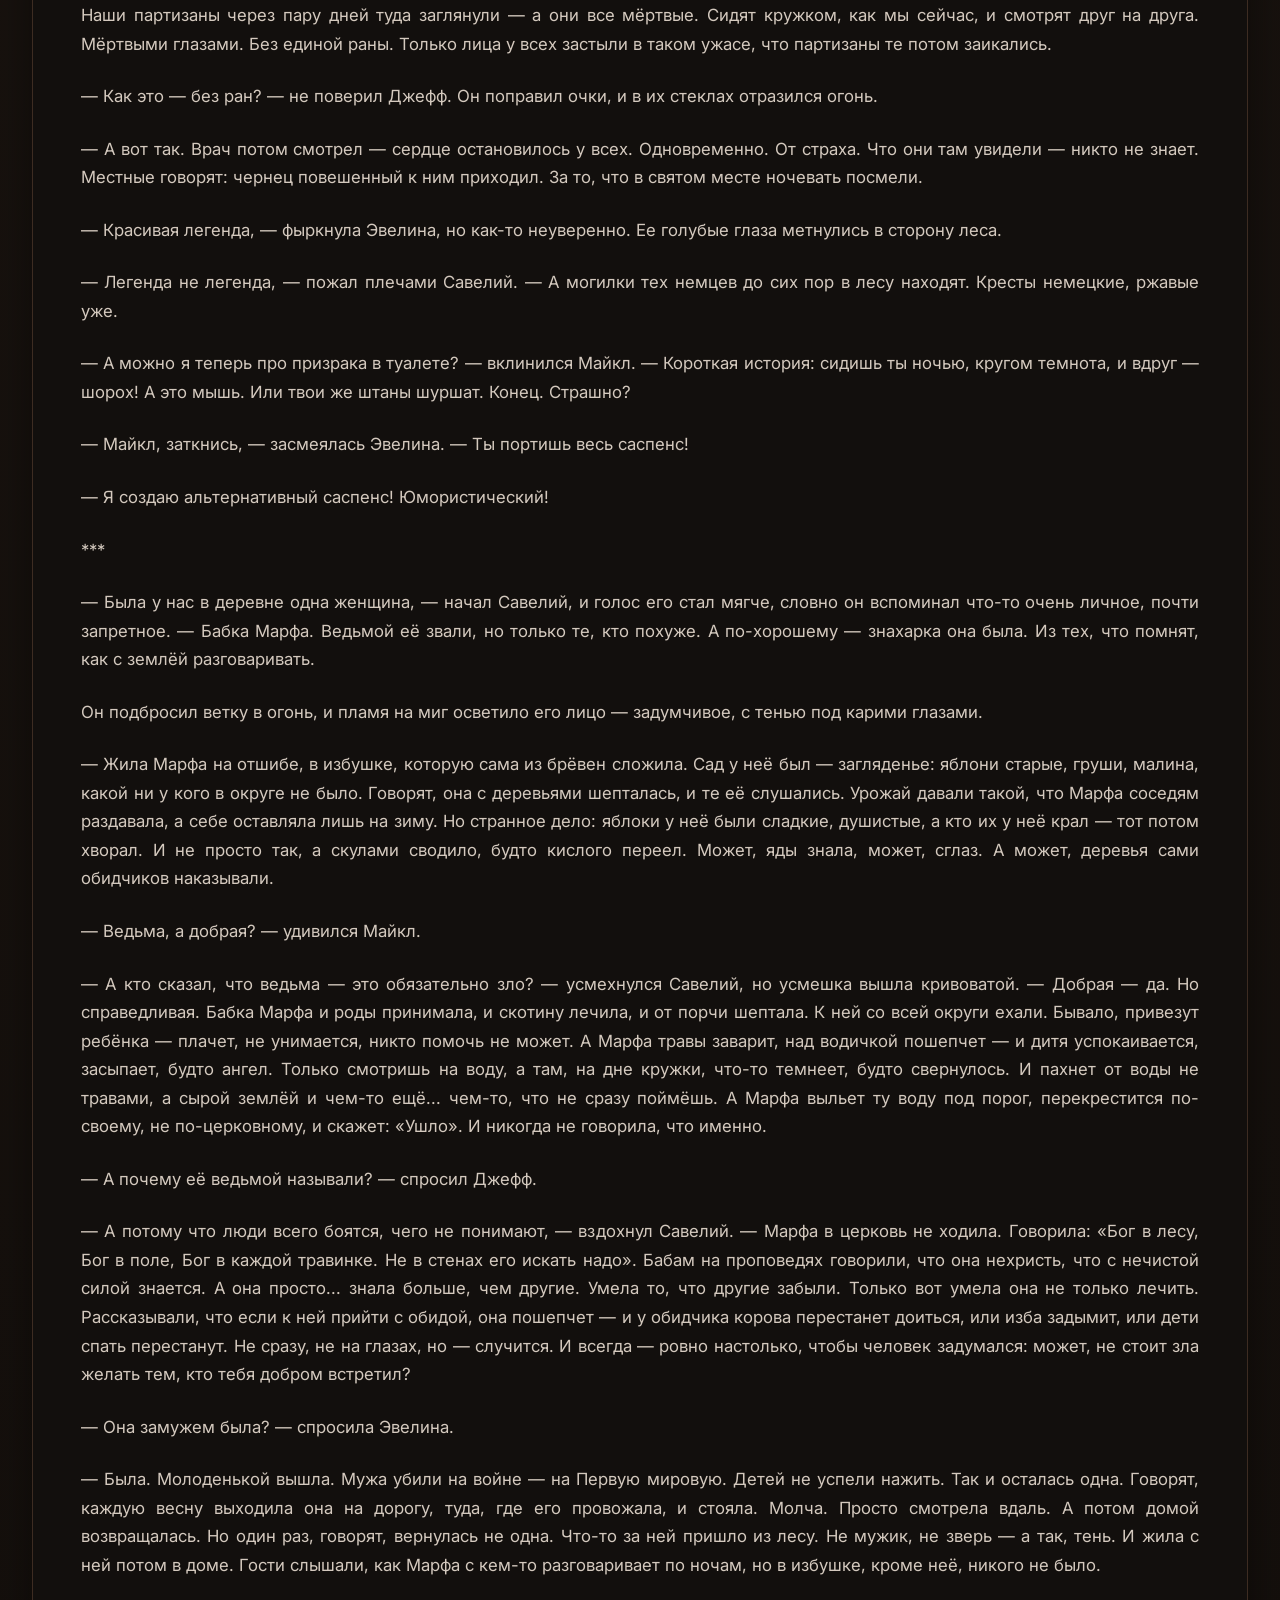
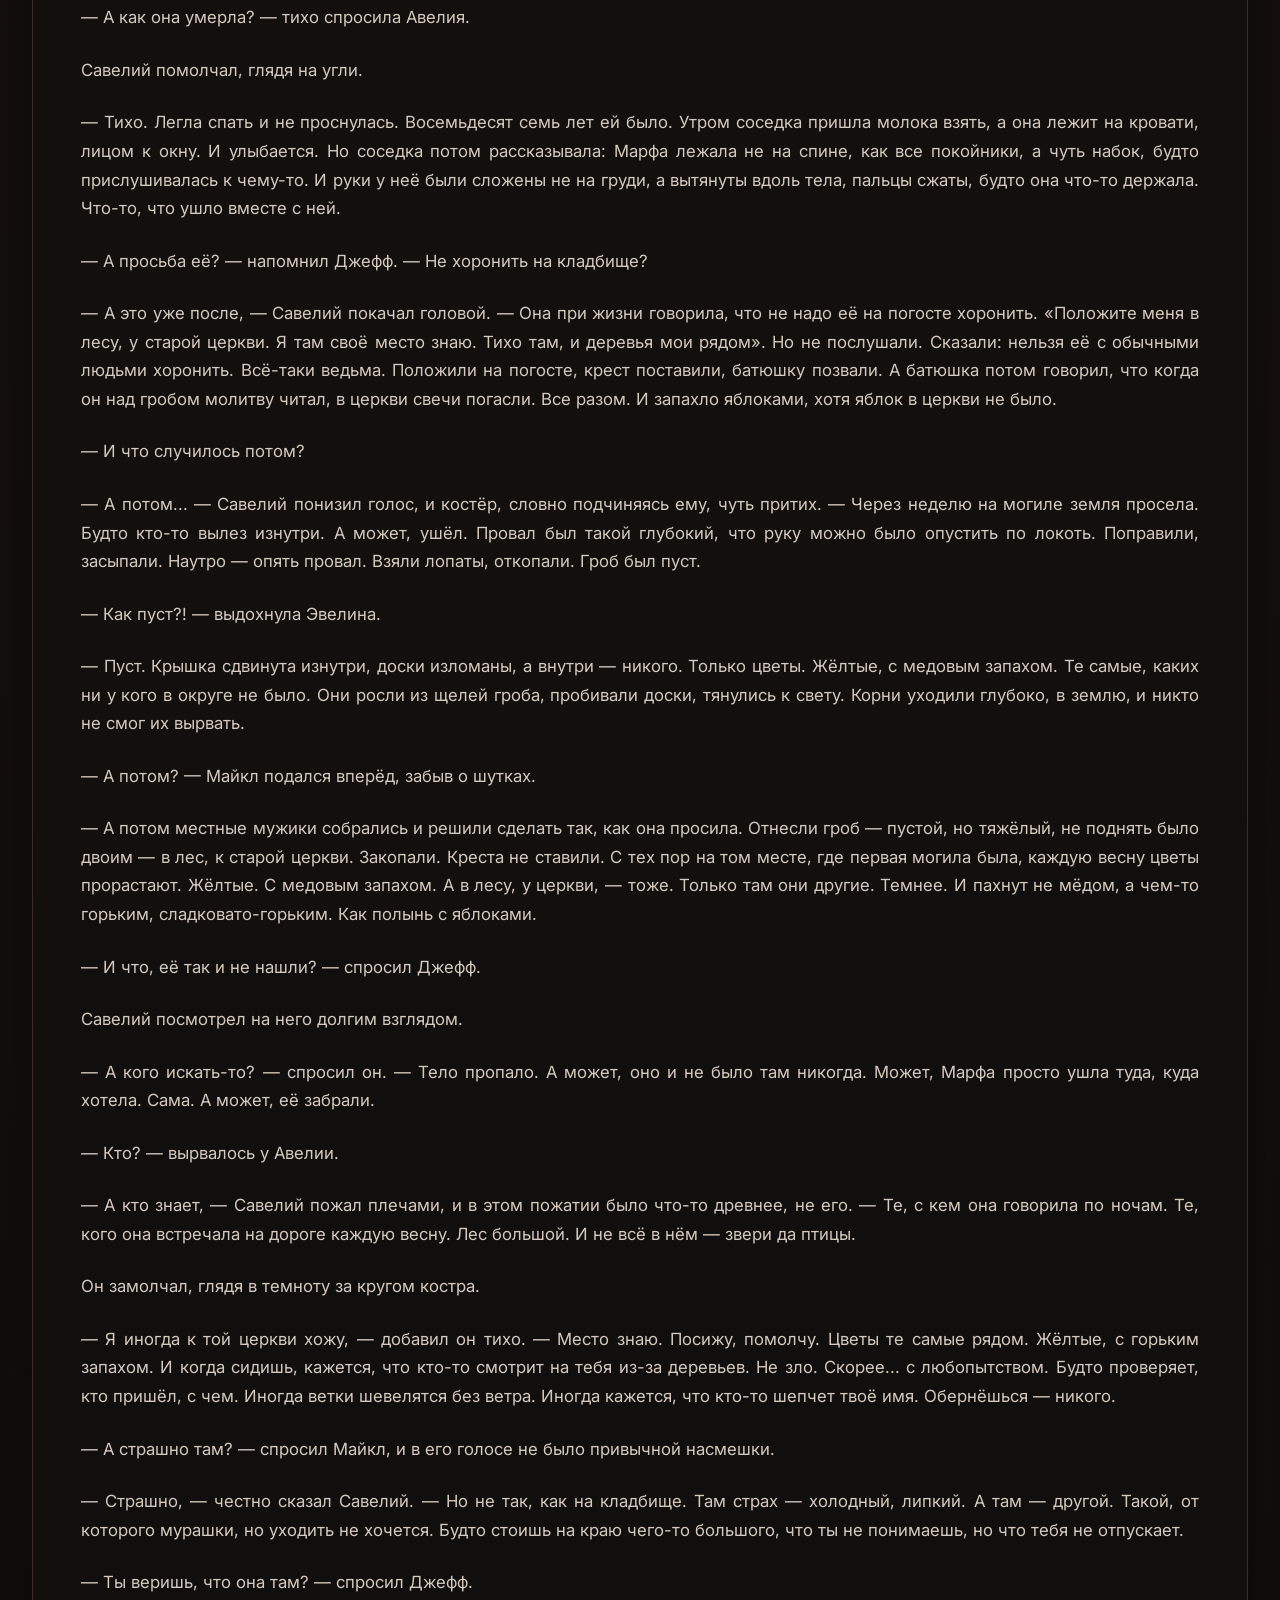
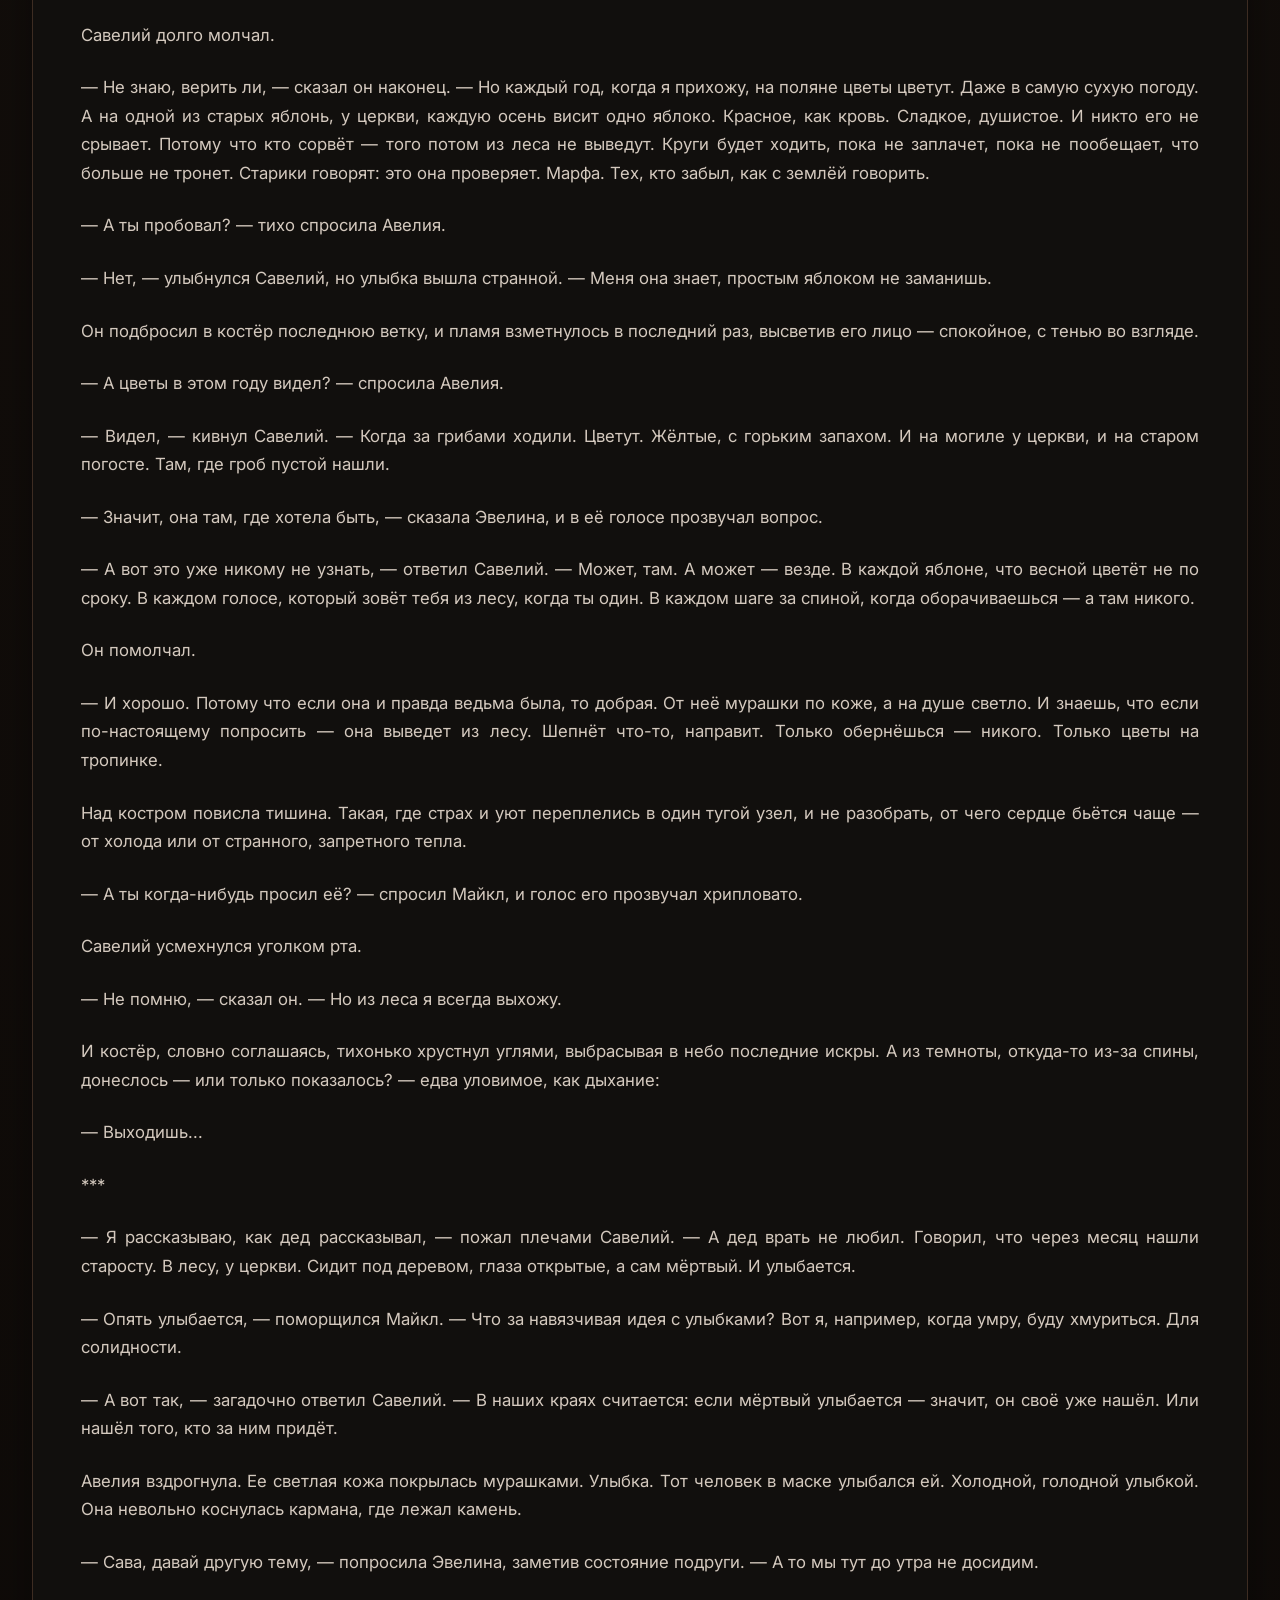
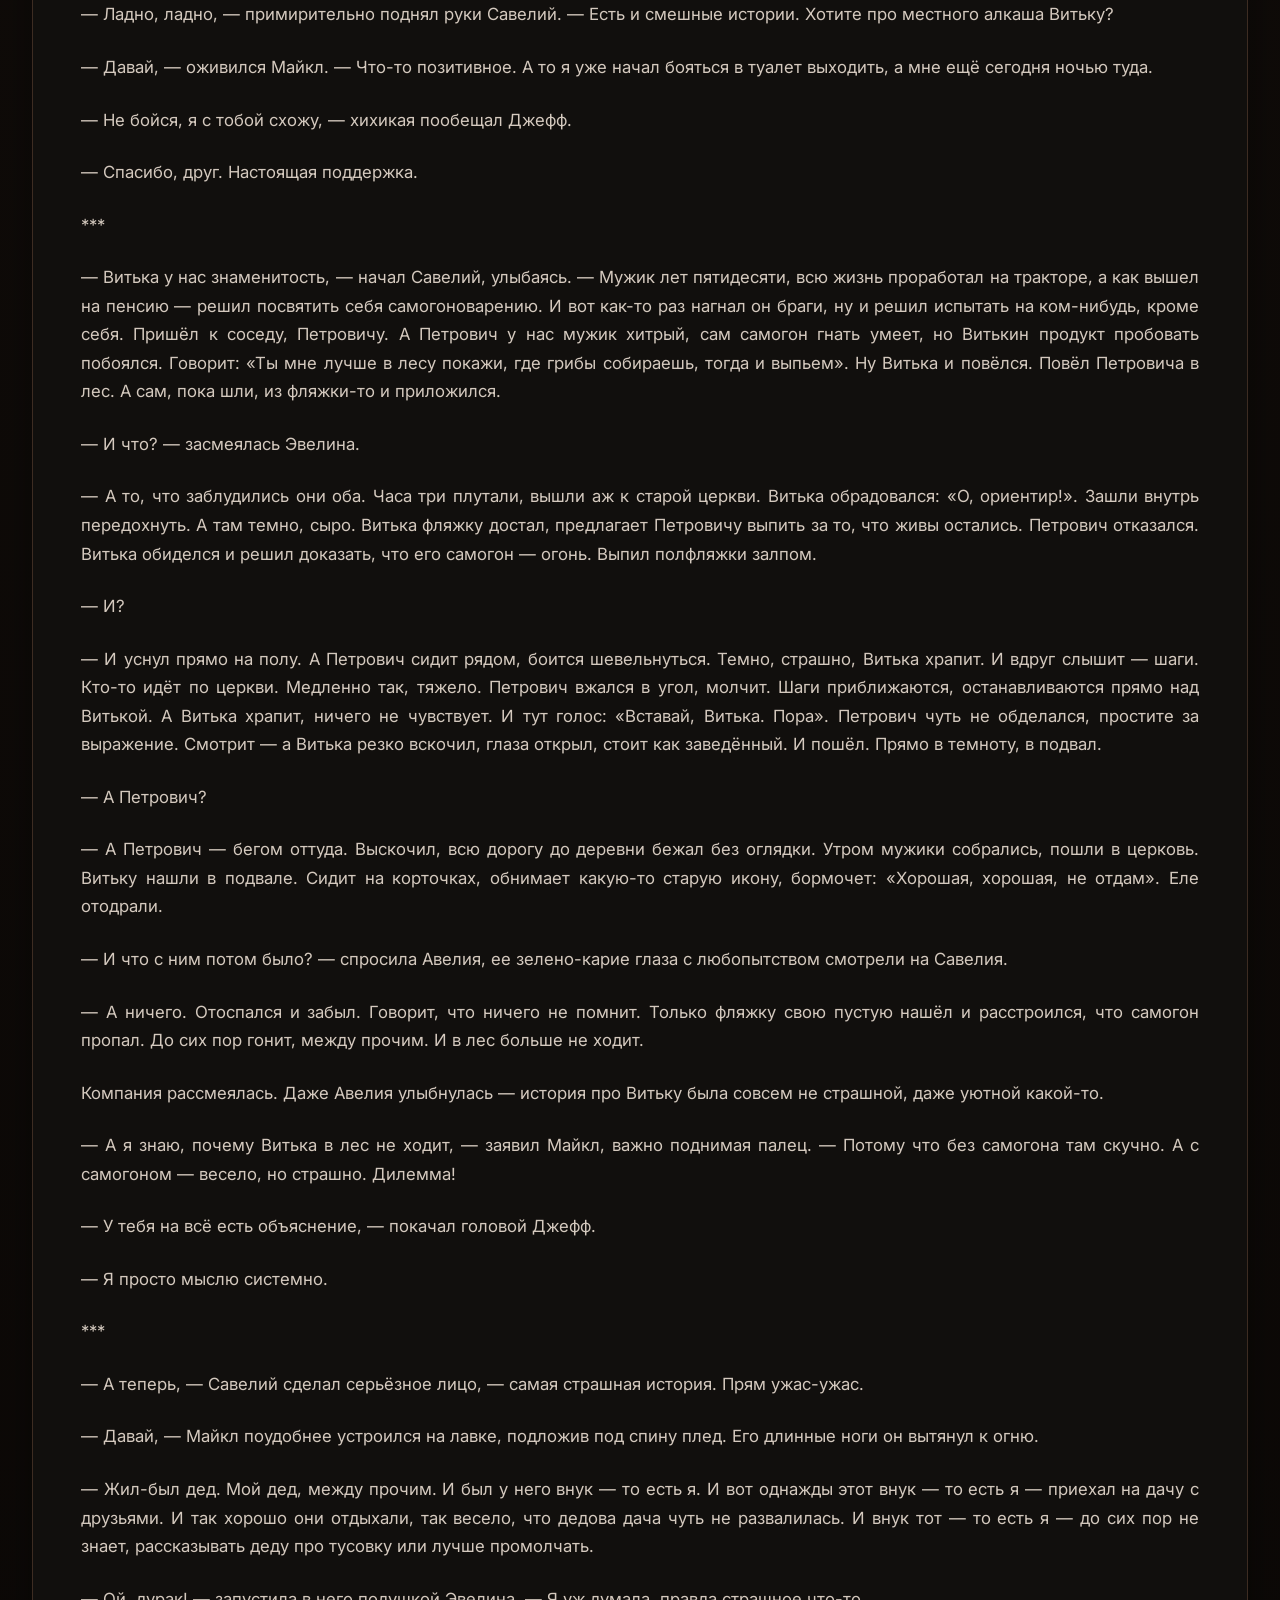
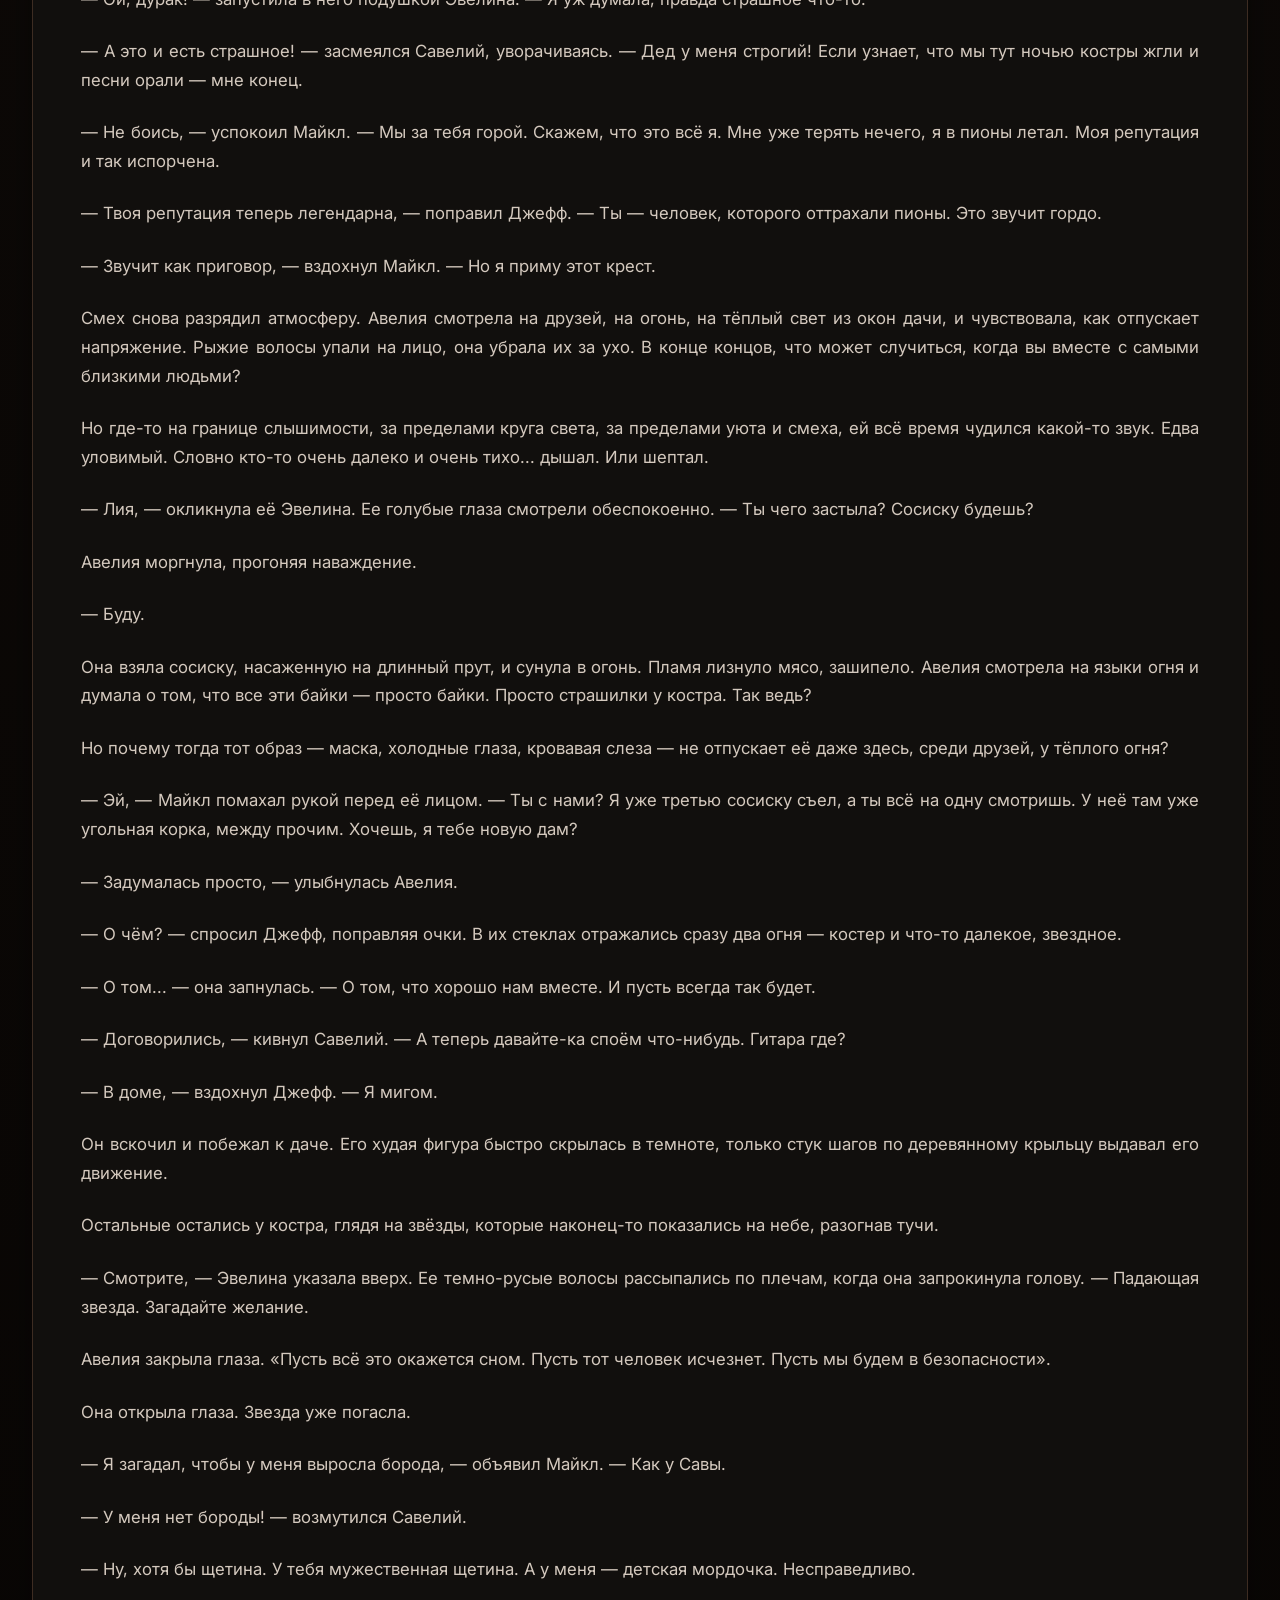
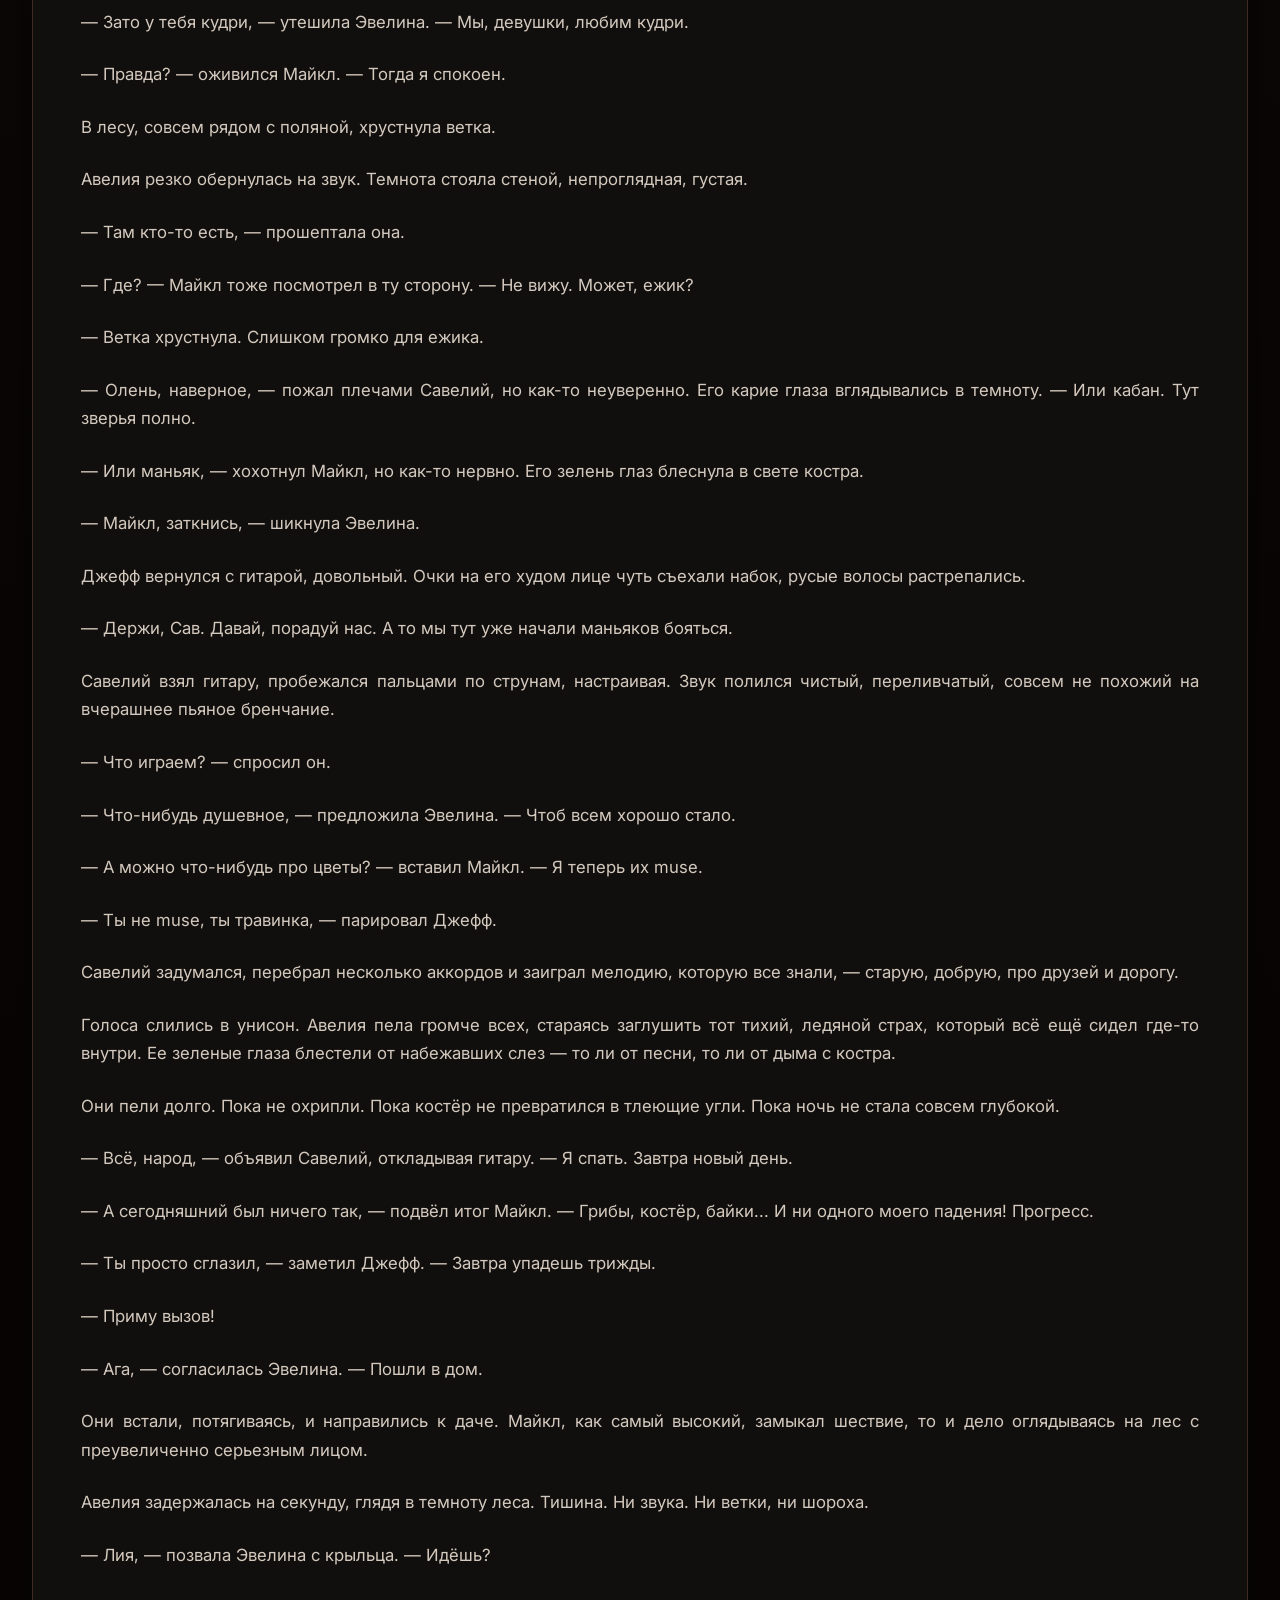
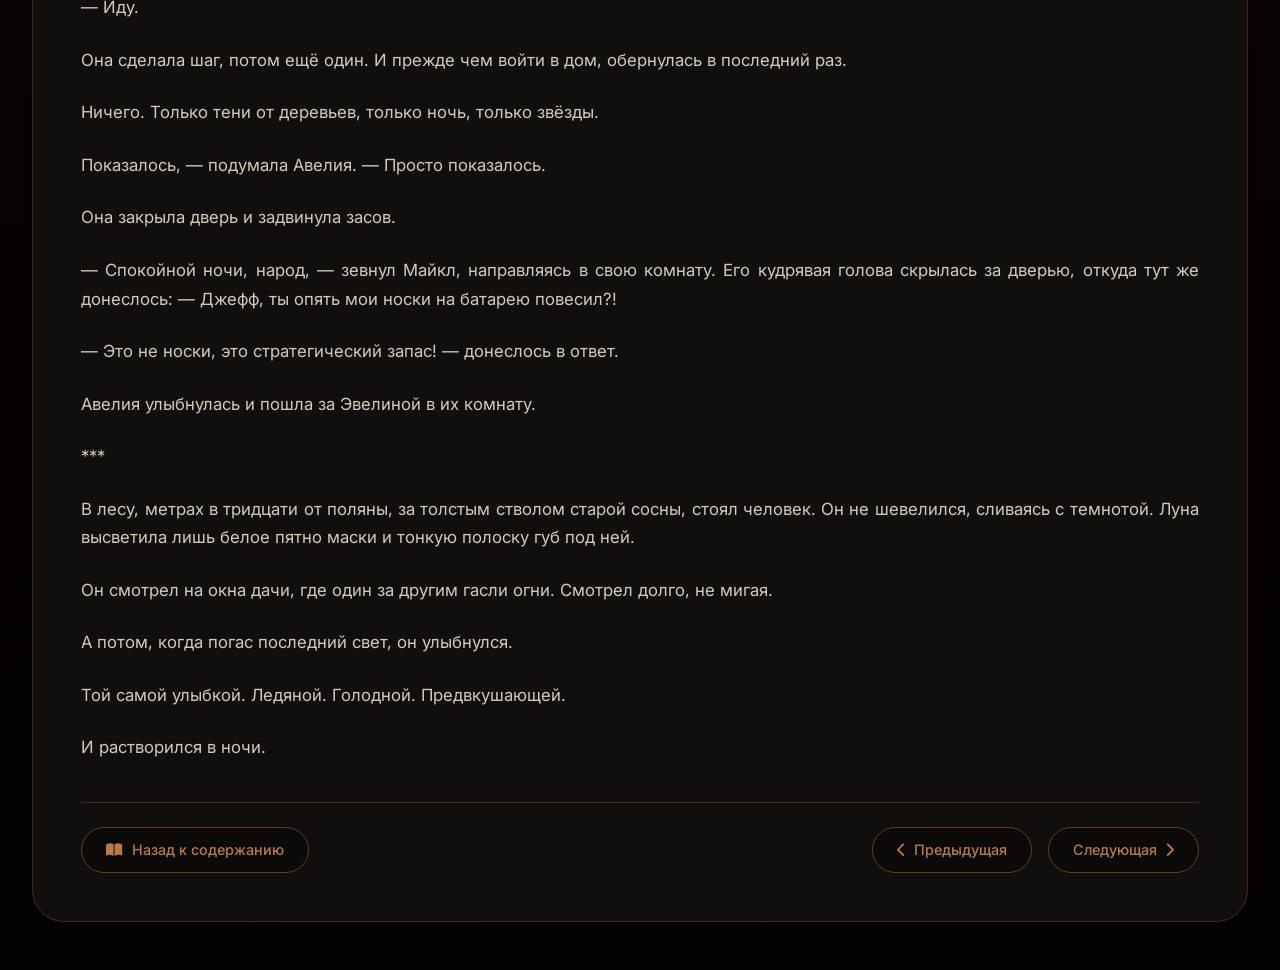
<file: tty/glava5.html>
<!DOCTYPE html>
<html lang="ru">
<head>
    <meta charset="UTF-8">
    <meta name="viewport" content="width=device-width, initial-scale=1.0">
    <title>Глава 5. Костер, байки и тени прошлого — Вечные каникулы</title>
    <link rel="preconnect" href="https://fonts.googleapis.com">
    <link rel="preconnect" href="https://fonts.gstatic.com" crossorigin>
    <link href="https://fonts.googleapis.com/css2?family=Cormorant+Garamond:ital,wght@0,400;0,500;0,600;0,700;1,400;1,500;1,600&family=Inter:opsz,wght@14..32,300;34..32,400;34..32,500;34..32,600;34..32,700&display=swap" rel="stylesheet">
    <link rel="stylesheet" href="https://cdnjs.cloudflare.com/ajax/libs/font-awesome/6.0.0-beta3/css/all.min.css">
    <link rel="stylesheet" href="ind.css">
</head>
<body>

    <div class="chapter-page">
        <div class="container">
            <div class="chapter-full">
                <h1>Глава 5. Костер, байки и тени прошлого</h1>
                
                <p>Вечер опустился на дачу неожиданно быстро, словно кто-то невидимый резко убавил свет в огромном небесном софите. Солнце, которое весь день пряталось за тучами, так и не показалось перед закатом — просто плавно соскользнуло за горизонт, оставив после себя мутные серые сумерки.</p>
                
                <p>В доме горел свет, пахло жареной картошкой и грибами. Майкл, назначивший себя главным дегустатором, то и дело крутился у плиты, за что получал ложкой по лбу от Эвелины. Его кудрявые черные волосы были стянуты в нелепый маленький хвостик на затылке — сам придумал, сам сделал, сам гордился.</p>
                
                <p>— Отстань! — отбивалась Эвелина, чьи темно-русые волосы выбились из пучка и падали на раскрасневшееся от жары лицо. Голубые глаза сверкали праведным гневом. — Сырое ещё!</p>
                
                <p>— Да я просто проверить! — оправдывался Майкл, потирая ушибленное место. — Качество, так сказать, контролирую.</p>
                
                <p>— Контролёр нашёлся, — фыркнул Джефф, нарезая хлеб ровными, почти аптекарскими ломтиками. Его худые пальцы двигались с хирургической точностью. — Ты за сегодня уже два раза руку в корзину с грибами запускал. Я считал.</p>
                
                <p>— Грибы — это святое! — парировал Майкл. — Их надо любить и пробовать. Это как поцелуй с природой!</p>
                
                <p>— Поцелуй с природой закончится реанимацией, — заметил Савелий, входя на кухню с охапкой дров. Его волосы растрепались, карие глаза хитро блестели. — Майкл, ты что, сырые грибы жрал?!</p>
                
                <p>— Ну... пару штук, — смутился Майкл. — Они такие маленькие, симпатичные... Я думал, это знак свыше — съесть их.</p>
                
                <p>— Знак свыше, что ты идиот, — констатировал Джефф.</p>
                
                <p>— Какие именно? — насторожилась Эвелина, бросая лопатку. — Только не говори, что сыроежки.</p>
                
                <p>— А что сыроежки? Они же съедобные!</p>
                
                <p>— Съедобные после варки, балда! — простонал Савелий. — Сырыми их только белки едят, и то с осторожностью. Будешь сейчас знать, как у белок диету воровать.</p>
                
                <p>— Да всё со мной нормально будет, — отмахнулся Майкл, но как-то неуверенно. — У меня желудок тренированный. Студенческой едой закалённый.</p>
                
                <p>— Студенческая еда — это доширак, а не грибы-сыроежки, — вздохнула Эвелина.</p>
                
                <p>Авелия сидела в углу кухни, наблюдая за этой привычной перепалкой. Ее рыжие волосы тускло блестели в свете лампы, глаза смотрели на друзей, но видели что-то другое. В кармане джинсов лежал тот самый камень — она то и дело касалась его пальцами, словно проверяя, не исчез ли он, не растаял ли, как утренний туман.</p>
                
                <p>— Лия, — Эвелина тронула её за плечо. — Ты как? Поможешь накрыть на улице? Мы решили у костра посидеть. Погода вроде не дождливая.</p>
                
                <p>— Да, конечно, — встрепенулась Авелия. Она заставила себя подняться.</p>
                
                <p>Майкл, заметив её состояние, подошел и подмигнул:</p>
                
                <p>— Не дрейфь, рыжая! Сейчас мы такой костер разведём — все звери разбегутся. У меня есть специальный секретный ингредиент для костра.</p>
                
                <p>— Какой? — спросила Авелия.</p>
                
                <p>— Моя харизма! Она горит ярче любого пламени.</p>
                
                <p>— Она скорее чадит, — буркнул Джефф, но Майкл уже выбежал на улицу, размахивая дровами.</p>
                
                <p>Костер разожгли в старом металлическом мангале, который Савелий откопал в сарае. Джефф, как человек с инженерным складом ума, долго изучал конструкцию, высказывая предположения о её сомнительной пожарной безопасности, но в итоге махнул рукой и помог разжечь угли.</p>
                
                <p>Пламя взметнулось вверх, осветив лица собравшихся. Языки огня плясали, отбрасывая на деревья причудливые тени, которые шевелились, жили своей жизнью, словно лес вокруг оживал с наступлением темноты.</p>
                
                <p>Майкл притащил из дома пледы и с театральным поклоном разложил на лавочках.</p>
                
                <p>— Для уюта, — пояснил он. — Чтобы как в кино. Дамское общество может укутаться, а мы, суровые мужчины, будем греть вас взглядами.</p>
                
                <p>— В каком кино? — усмехнулся Джефф, поправляя очки. — В ужастиках? Там обычно в пледы заворачиваются, когда маньяк рядом бродит.</p>
                
                <p>— Типун тебе на язык, — поморщилась Эвелина, но тоже взяла плед и укутала плечи.</p>
                
                <p>Авелия села поближе к огню. Ее светлая кожа в свете пламени казалась почти прозрачной, рыжие волосы отливали медью. Жар костра был единственным, что сейчас согревало — не столько тело, сколько душу. В темноте, за пределами круга света, угадывались очертания кустов и деревьев, и ей всё время казалось, что между стволами кто-то движется.</p>
                
                <p>— Ну что, народ, — Савелий положил на мангал решетку, на которой уже шипели сосиски и овощи. Его карие глаза довольно блестели, каштановые волосы отсвечивали рыжим в свете огня. — Вечер продолжается! Сегодня без экстремальных падений в кусты, договорились?</p>
                
                <p>— Я вообще-то планировал повторить, — заявил Майкл с серьёзным лицом. — Для закрепления успеха. На мне лежит ответственность — я должен отстоять честь пионов.</p>
                
                <p>— Успеха? — фыркнула Эвелина. — Ты там чуть куст не поломал. Пионы теперь в шоке, им психолог нужен.</p>
                
                <p>— Зато эффектно! А главное — я продемонстрировал уникальную технику приземления. Никто так не умеет.</p>
                
                <p>— Потому что никто не хочет, — заметил Джефф.</p>
                
                <p>Смех прокатился над поляной, разгоняя мрак. Авелия улыбнулась — кажется, впервые за сегодня. Майкл с его дурацкими шутками был лучшим лекарством от страха.</p>
                
                <p>Когда сосиски поджарились, а овощи покрылись аппетитной корочкой, компания расселась вокруг костра с тарелками. Несколько минут все сосредоточенно жевали, изредка перебрасываясь короткими репликами: «Соли дай», «Вкуснотища», «Майкл, не чавкай, это неаппетитно».</p>
                
                <p>— Я не чавкаю, я выражаю гастрономический восторг! — возмутился Майкл, но жевать стал тише.</p>
                
                <p>— Слушайте, — нарушил тишину Джефф, вытирая губы салфеткой. — А давайте страшные истории рассказывать? Ну, раз уж мы у костра, темнота вокруг...</p>
                
                <p>— Ой, не надо, — поёжилась Эвелина. — Мы и так сегодня наслушались.</p>
                
                <p>— Да ладно тебе, — подначил Майкл. — Это же просто байки. Для атмосферы. Я, кстати, знаю одну про призрака в туалете. Очень актуально для дачи.</p>
                
                <p>— Почему про туалет? — удивился Джефф.</p>
                
                <p>— Потому что ночью туда ходить страшно, а после моей истории будет ещё страшнее. Чисто практическая польза.</p>
                
                <p>— А я могу парочку настоящих рассказать, — неожиданно подал голос Савелий. Он сидел, задумчиво глядя на огонь, и в свете костра его карие глаза казались почти черными. — Дед мой много чего знал. Про эти места, про лес, про церковь эту...</p>
                
                <p>Авелия напряглась. Эвелина бросила на неё быстрый взгляд, но промолчала.</p>
                
                <p>— Давай, Сава, — поддержал Майкл. — Страшилки — наше всё. Только без спойлеров, что там всё понарошку.</p>
                
                <p>Савелий пошевелил угли палкой, заставляя искры взлететь в тёмное небо.</p>
                
                <p>— Ну, слушайте. Это не я придумал, это дед рассказывал. А ему — его дед.</p>
                
                <p>***</p>
                
                <p>— Давно это было, ещё до революции. Стояла в нашей церкви монашеская община. Небольшая так, человек десять. Чернецы, значит, монахи. Жили тихо, молились, помогали местным. Хорошие были люди. — Савелий сделал паузу, подбросил ветку в огонь. Пламя на миг притухло, а потом взметнулось с новой силой. — А потом пришла беда. Мор, чума или что-то вроде. Людей косило пачками. Чернецы, как могли, помогали: лечили, отпевали, причащали на смертном одре. А потом и сами начали умирать. Один за другим. Местные боялись в церковь заходить — думали, там заразу подцепишь.</p>
                
                <p>— Жутко, — поёжилась Эвелина, кутаясь в плед.</p>
                
                <p>— Это ещё не жутко, — усмехнулся Савелий. — Последний чернец, говорят, с ума сошёл от горя. Закрылся в церкви и не выходил неделю. А когда перестали слышать молитвы, самые смелые заглянули. И нашли его... повесившимся на колокольной верёвке. Только верёвка та была не просто так — он её из своих чёрных риз сплёл. И лицо у него, говорят, было спокойное. И улыбался он. Мёртвый.</p>
                
                <p>— Фу, — скривился Майкл. — Прям классика жанра. Ты ещё про мёртвых невесты расскажи.</p>
                
                <p>— Ага, — кивнул Савелий. — И с тех пор, когда в полнолуние ветер задувает, на колокольне будто бы колокол гудит. Хотя колокола оттуда давно сняли.</p>
                
                <p>— А чернец тот? — спросила Авелия, сама не зная зачем. Ее глаза в свете костра казались огромными.</p>
                
                <p>— Говорят, похоронили его за оградой, как самоубийцу. Без отпевания. И могилу никто не помнит. Может, она там и есть, где-то в лесу...</p>
                
                <p>Над костром повисла тишина. Слышно было только потрескивание дров.</p>
                
                <p>— Ладно, — нарушил молчание Джефф. — Это было давно. А что поновее есть? А то мы тут до инфаркта досидим.</p>
                
                <p>— А можно я вставлю свои пять копеек? — поднял руку Майкл. — У меня есть история про то, как я в детстве боялся бабайку и спал с фонариком. Очень страшно, спойлер: бабайка так и не пришёл, зато фонарик сел в три часа ночи.</p>
                
                <p>— Майкл, не сбивай атмосферу, — засмеялась Эвелина.</p>
                
                <p>— Я, между прочим, пытаюсь разрядить обстановку! А то вы тут все такие серьёзные, как на похоронах. Давайте уже вторую байку!</p>
                
                <p>Савелий усмехнулся, подбросил ещё веток в огонь. Пламя взметнулось ярче, осветив его лицо с хитринкой в глазах.</p>
                
                <p>***</p>
                
                <p>— Есть и поновее. Война. Фашисты до наших мест не дошли, тут партизаны сидели, немцы боялись соваться. Но один отряд всё же прорвался. Небольшой, человек десять. И заблудились они в лесу. Местные-то знали тропы, а эти — чужаки. Кругами ходили, а выйти не могли.</p>
                
                <p>— И что с ними стало? — подал голос Майкл. Он пододвинулся ближе к огню, его кудрявые волосы отливали черным в темноте.</p>
                
                <p>— А то и стало, — Савелий понизил голос. — Наткнулись они на ту самую церковь. Решили переждать ночь. А утром... не вышли. Наши партизаны через пару дней туда заглянули — а они все мёртвые. Сидят кружком, как мы сейчас, и смотрят друг на друга. Мёртвыми глазами. Без единой раны. Только лица у всех застыли в таком ужасе, что партизаны те потом заикались.</p>
                
                <p>— Как это — без ран? — не поверил Джефф. Он поправил очки, и в их стеклах отразился огонь.</p>
                
                <p>— А вот так. Врач потом смотрел — сердце остановилось у всех. Одновременно. От страха. Что они там увидели — никто не знает. Местные говорят: чернец повешенный к ним приходил. За то, что в святом месте ночевать посмели.</p>
                
                <p>— Красивая легенда, — фыркнула Эвелина, но как-то неуверенно. Ее голубые глаза метнулись в сторону леса.</p>
                
                <p>— Легенда не легенда, — пожал плечами Савелий. — А могилки тех немцев до сих пор в лесу находят. Кресты немецкие, ржавые уже.</p>
                
                <p>— А можно я теперь про призрака в туалете? — вклинился Майкл. — Короткая история: сидишь ты ночью, кругом темнота, и вдруг — шорох! А это мышь. Или твои же штаны шуршат. Конец. Страшно?</p>
                
                <p>— Майкл, заткнись, — засмеялась Эвелина. — Ты портишь весь саспенс!</p>
                
                <p>— Я создаю альтернативный саспенс! Юмористический!</p>
                
                <p>***</p>
                
                <p>— Была у нас в деревне одна женщина, — начал Савелий, и голос его стал мягче, словно он вспоминал что-то очень личное, почти запретное. — Бабка Марфа. Ведьмой её звали, но только те, кто похуже. А по-хорошему — знахарка она была. Из тех, что помнят, как с землёй разговаривать.</p>
                
                <p>Он подбросил ветку в огонь, и пламя на миг осветило его лицо — задумчивое, с тенью под карими глазами.</p>
                
                <p>— Жила Марфа на отшибе, в избушке, которую сама из брёвен сложила. Сад у неё был — загляденье: яблони старые, груши, малина, какой ни у кого в округе не было. Говорят, она с деревьями шепталась, и те её слушались. Урожай давали такой, что Марфа соседям раздавала, а себе оставляла лишь на зиму. Но странное дело: яблоки у неё были сладкие, душистые, а кто их у неё крал — тот потом хворал. И не просто так, а скулами сводило, будто кислого переел. Может, яды знала, может, сглаз. А может, деревья сами обидчиков наказывали.</p>
                
                <p>— Ведьма, а добрая? — удивился Майкл.</p>
                
                <p>— А кто сказал, что ведьма — это обязательно зло? — усмехнулся Савелий, но усмешка вышла кривоватой. — Добрая — да. Но справедливая. Бабка Марфа и роды принимала, и скотину лечила, и от порчи шептала. К ней со всей округи ехали. Бывало, привезут ребёнка — плачет, не унимается, никто помочь не может. А Марфа травы заварит, над водичкой пошепчет — и дитя успокаивается, засыпает, будто ангел. Только смотришь на воду, а там, на дне кружки, что-то темнеет, будто свернулось. И пахнет от воды не травами, а сырой землёй и чем-то ещё... чем-то, что не сразу поймёшь. А Марфа выльет ту воду под порог, перекрестится по-своему, не по-церковному, и скажет: «Ушло». И никогда не говорила, что именно.</p>
                
                <p>— А почему её ведьмой называли? — спросил Джефф.</p>
                
                <p>— А потому что люди всего боятся, чего не понимают, — вздохнул Савелий. — Марфа в церковь не ходила. Говорила: «Бог в лесу, Бог в поле, Бог в каждой травинке. Не в стенах его искать надо». Бабам на проповедях говорили, что она нехристь, что с нечистой силой знается. А она просто... знала больше, чем другие. Умела то, что другие забыли. Только вот умела она не только лечить. Рассказывали, что если к ней прийти с обидой, она пошепчет — и у обидчика корова перестанет доиться, или изба задымит, или дети спать перестанут. Не сразу, не на глазах, но — случится. И всегда — ровно настолько, чтобы человек задумался: может, не стоит зла желать тем, кто тебя добром встретил?</p>
                
                <p>— Она замужем была? — спросила Эвелина.</p>
                
                <p>— Была. Молоденькой вышла. Мужа убили на войне — на Первую мировую. Детей не успели нажить. Так и осталась одна. Говорят, каждую весну выходила она на дорогу, туда, где его провожала, и стояла. Молча. Просто смотрела вдаль. А потом домой возвращалась. Но один раз, говорят, вернулась не одна. Что-то за ней пришло из лесу. Не мужик, не зверь — а так, тень. И жила с ней потом в доме. Гости слышали, как Марфа с кем-то разговаривает по ночам, но в избушке, кроме неё, никого не было.</p>
                
                <p>— А как она умерла? — тихо спросила Авелия.</p>
                
                <p>Савелий помолчал, глядя на угли.</p>
                
                <p>— Тихо. Легла спать и не проснулась. Восемьдесят семь лет ей было. Утром соседка пришла молока взять, а она лежит на кровати, лицом к окну. И улыбается. Но соседка потом рассказывала: Марфа лежала не на спине, как все покойники, а чуть набок, будто прислушивалась к чему-то. И руки у неё были сложены не на груди, а вытянуты вдоль тела, пальцы сжаты, будто она что-то держала. Что-то, что ушло вместе с ней.</p>
                
                <p>— А просьба её? — напомнил Джефф. — Не хоронить на кладбище?</p>
                
                <p>— А это уже после, — Савелий покачал головой. — Она при жизни говорила, что не надо её на погосте хоронить. «Положите меня в лесу, у старой церкви. Я там своё место знаю. Тихо там, и деревья мои рядом». Но не послушали. Сказали: нельзя её с обычными людьми хоронить. Всё-таки ведьма. Положили на погосте, крест поставили, батюшку позвали. А батюшка потом говорил, что когда он над гробом молитву читал, в церкви свечи погасли. Все разом. И запахло яблоками, хотя яблок в церкви не было.</p>
                
                <p>— И что случилось потом?</p>
                
                <p>— А потом... — Савелий понизил голос, и костёр, словно подчиняясь ему, чуть притих. — Через неделю на могиле земля просела. Будто кто-то вылез изнутри. А может, ушёл. Провал был такой глубокий, что руку можно было опустить по локоть. Поправили, засыпали. Наутро — опять провал. Взяли лопаты, откопали. Гроб был пуст.</p>
                
                <p>— Как пуст?! — выдохнула Эвелина.</p>
                
                <p>— Пуст. Крышка сдвинута изнутри, доски изломаны, а внутри — никого. Только цветы. Жёлтые, с медовым запахом. Те самые, каких ни у кого в округе не было. Они росли из щелей гроба, пробивали доски, тянулись к свету. Корни уходили глубоко, в землю, и никто не смог их вырвать.</p>
                
                <p>— А потом? — Майкл подался вперёд, забыв о шутках.</p>
                
                <p>— А потом местные мужики собрались и решили сделать так, как она просила. Отнесли гроб — пустой, но тяжёлый, не поднять было двоим — в лес, к старой церкви. Закопали. Креста не ставили. С тех пор на том месте, где первая могила была, каждую весну цветы прорастают. Жёлтые. С медовым запахом. А в лесу, у церкви, — тоже. Только там они другие. Темнее. И пахнут не мёдом, а чем-то горьким, сладковато-горьким. Как полынь с яблоками.</p>
                
                <p>— И что, её так и не нашли? — спросил Джефф.</p>
                
                <p>Савелий посмотрел на него долгим взглядом.</p>
                
                <p>— А кого искать-то? — спросил он. — Тело пропало. А может, оно и не было там никогда. Может, Марфа просто ушла туда, куда хотела. Сама. А может, её забрали.</p>
                
                <p>— Кто? — вырвалось у Авелии.</p>
                
                <p>— А кто знает, — Савелий пожал плечами, и в этом пожатии было что-то древнее, не его. — Те, с кем она говорила по ночам. Те, кого она встречала на дороге каждую весну. Лес большой. И не всё в нём — звери да птицы.</p>
                
                <p>Он замолчал, глядя в темноту за кругом костра.</p>
                
                <p>— Я иногда к той церкви хожу, — добавил он тихо. — Место знаю. Посижу, помолчу. Цветы те самые рядом. Жёлтые, с горьким запахом. И когда сидишь, кажется, что кто-то смотрит на тебя из-за деревьев. Не зло. Скорее... с любопытством. Будто проверяет, кто пришёл, с чем. Иногда ветки шевелятся без ветра. Иногда кажется, что кто-то шепчет твоё имя. Обернёшься — никого.</p>
                
                <p>— А страшно там? — спросил Майкл, и в его голосе не было привычной насмешки.</p>
                
                <p>— Страшно, — честно сказал Савелий. — Но не так, как на кладбище. Там страх — холодный, липкий. А там — другой. Такой, от которого мурашки, но уходить не хочется. Будто стоишь на краю чего-то большого, что ты не понимаешь, но что тебя не отпускает.</p>
                
                <p>— Ты веришь, что она там? — спросил Джефф.</p>
                
                <p>Савелий долго молчал.</p>
                
                <p>— Не знаю, верить ли, — сказал он наконец. — Но каждый год, когда я прихожу, на поляне цветы цветут. Даже в самую сухую погоду. А на одной из старых яблонь, у церкви, каждую осень висит одно яблоко. Красное, как кровь. Сладкое, душистое. И никто его не срывает. Потому что кто сорвёт — того потом из леса не выведут. Круги будет ходить, пока не заплачет, пока не пообещает, что больше не тронет. Старики говорят: это она проверяет. Марфа. Тех, кто забыл, как с землёй говорить.</p>
                
                <p>— А ты пробовал? — тихо спросила Авелия.</p>
                
                <p>— Нет, — улыбнулся Савелий, но улыбка вышла странной. — Меня она знает, простым яблоком не заманишь.</p>
                
                <p>Он подбросил в костёр последнюю ветку, и пламя взметнулось в последний раз, высветив его лицо — спокойное, с тенью во взгляде.</p>
                
                <p>— А цветы в этом году видел? — спросила Авелия.</p>
                
                <p>— Видел, — кивнул Савелий. — Когда за грибами ходили. Цветут. Жёлтые, с горьким запахом. И на могиле у церкви, и на старом погосте. Там, где гроб пустой нашли.</p>
                
                <p>— Значит, она там, где хотела быть, — сказала Эвелина, и в её голосе прозвучал вопрос.</p>
                
                <p>— А вот это уже никому не узнать, — ответил Савелий. — Может, там. А может — везде. В каждой яблоне, что весной цветёт не по сроку. В каждом голосе, который зовёт тебя из лесу, когда ты один. В каждом шаге за спиной, когда оборачиваешься — а там никого.</p>
                
                <p>Он помолчал.</p>
                
                <p>— И хорошо. Потому что если она и правда ведьма была, то добрая. От неё мурашки по коже, а на душе светло. И знаешь, что если по-настоящему попросить — она выведет из лесу. Шепнёт что-то, направит. Только обернёшься — никого. Только цветы на тропинке.</p>
                
                <p>Над костром повисла тишина. Такая, где страх и уют переплелись в один тугой узел, и не разобрать, от чего сердце бьётся чаще — от холода или от странного, запретного тепла.</p>
                
                <p>— А ты когда-нибудь просил её? — спросил Майкл, и голос его прозвучал хрипловато.</p>
                
                <p>Савелий усмехнулся уголком рта.</p>
                
                <p>— Не помню, — сказал он. — Но из леса я всегда выхожу.</p>
                
                <p>И костёр, словно соглашаясь, тихонько хрустнул углями, выбрасывая в небо последние искры. А из темноты, откуда-то из-за спины, донеслось — или только показалось? — едва уловимое, как дыхание:</p>
                
                <p>— Выходишь...</p>
                
                <p>***</p>
                
                <p>— Я рассказываю, как дед рассказывал, — пожал плечами Савелий. — А дед врать не любил. Говорил, что через месяц нашли старосту. В лесу, у церкви. Сидит под деревом, глаза открытые, а сам мёртвый. И улыбается.</p>
                
                <p>— Опять улыбается, — поморщился Майкл. — Что за навязчивая идея с улыбками? Вот я, например, когда умру, буду хмуриться. Для солидности.</p>
                
                <p>— А вот так, — загадочно ответил Савелий. — В наших краях считается: если мёртвый улыбается — значит, он своё уже нашёл. Или нашёл того, кто за ним придёт.</p>
                
                <p>Авелия вздрогнула. Ее светлая кожа покрылась мурашками. Улыбка. Тот человек в маске улыбался ей. Холодной, голодной улыбкой. Она невольно коснулась кармана, где лежал камень.</p>
                
                <p>— Сава, давай другую тему, — попросила Эвелина, заметив состояние подруги. — А то мы тут до утра не досидим.</p>
                
                <p>— Ладно, ладно, — примирительно поднял руки Савелий. — Есть и смешные истории. Хотите про местного алкаша Витьку?</p>
                
                <p>— Давай, — оживился Майкл. — Что-то позитивное. А то я уже начал бояться в туалет выходить, а мне ещё сегодня ночью туда.</p>
                
                <p>— Не бойся, я с тобой схожу, — хихикая пообещал Джефф.</p>
                
                <p>— Спасибо, друг. Настоящая поддержка.</p>
                
                <p>***</p>
                
                <p>— Витька у нас знаменитость, — начал Савелий, улыбаясь. — Мужик лет пятидесяти, всю жизнь проработал на тракторе, а как вышел на пенсию — решил посвятить себя самогоноварению. И вот как-то раз нагнал он браги, ну и решил испытать на ком-нибудь, кроме себя. Пришёл к соседу, Петровичу. А Петрович у нас мужик хитрый, сам самогон гнать умеет, но Витькин продукт пробовать побоялся. Говорит: «Ты мне лучше в лесу покажи, где грибы собираешь, тогда и выпьем». Ну Витька и повёлся. Повёл Петровича в лес. А сам, пока шли, из фляжки-то и приложился.</p>
                
                <p>— И что? — засмеялась Эвелина.</p>
                
                <p>— А то, что заблудились они оба. Часа три плутали, вышли аж к старой церкви. Витька обрадовался: «О, ориентир!». Зашли внутрь передохнуть. А там темно, сыро. Витька фляжку достал, предлагает Петровичу выпить за то, что живы остались. Петрович отказался. Витька обиделся и решил доказать, что его самогон — огонь. Выпил полфляжки залпом.</p>
                
                <p>— И?</p>
                
                <p>— И уснул прямо на полу. А Петрович сидит рядом, боится шевельнуться. Темно, страшно, Витька храпит. И вдруг слышит — шаги. Кто-то идёт по церкви. Медленно так, тяжело. Петрович вжался в угол, молчит. Шаги приближаются, останавливаются прямо над Витькой. А Витька храпит, ничего не чувствует. И тут голос: «Вставай, Витька. Пора». Петрович чуть не обделался, простите за выражение. Смотрит — а Витька резко вскочил, глаза открыл, стоит как заведённый. И пошёл. Прямо в темноту, в подвал.</p>
                
                <p>— А Петрович?</p>
                
                <p>— А Петрович — бегом оттуда. Выскочил, всю дорогу до деревни бежал без оглядки. Утром мужики собрались, пошли в церковь. Витьку нашли в подвале. Сидит на корточках, обнимает какую-то старую икону, бормочет: «Хорошая, хорошая, не отдам». Еле отодрали.</p>
                
                <p>— И что с ним потом было? — спросила Авелия, ее зелено-карие глаза с любопытством смотрели на Савелия.</p>
                
                <p>— А ничего. Отоспался и забыл. Говорит, что ничего не помнит. Только фляжку свою пустую нашёл и расстроился, что самогон пропал. До сих пор гонит, между прочим. И в лес больше не ходит.</p>
                
                <p>Компания рассмеялась. Даже Авелия улыбнулась — история про Витьку была совсем не страшной, даже уютной какой-то.</p>
                
                <p>— А я знаю, почему Витька в лес не ходит, — заявил Майкл, важно поднимая палец. — Потому что без самогона там скучно. А с самогоном — весело, но страшно. Дилемма!</p>
                
                <p>— У тебя на всё есть объяснение, — покачал головой Джефф.</p>
                
                <p>— Я просто мыслю системно.</p>
                
                <p>***</p>
                
                <p>— А теперь, — Савелий сделал серьёзное лицо, — самая страшная история. Прям ужас-ужас.</p>
                
                <p>— Давай, — Майкл поудобнее устроился на лавке, подложив под спину плед. Его длинные ноги он вытянул к огню.</p>
                
                <p>— Жил-был дед. Мой дед, между прочим. И был у него внук — то есть я. И вот однажды этот внук — то есть я — приехал на дачу с друзьями. И так хорошо они отдыхали, так весело, что дедова дача чуть не развалилась. И внук тот — то есть я — до сих пор не знает, рассказывать деду про тусовку или лучше промолчать.</p>
                
                <p>— Ой, дурак! — запустила в него подушкой Эвелина. — Я уж думала, правда страшное что-то.</p>
                
                <p>— А это и есть страшное! — засмеялся Савелий, уворачиваясь. — Дед у меня строгий! Если узнает, что мы тут ночью костры жгли и песни орали — мне конец.</p>
                
                <p>— Не боись, — успокоил Майкл. — Мы за тебя горой. Скажем, что это всё я. Мне уже терять нечего, я в пионы летал. Моя репутация и так испорчена.</p>
                
                <p>— Твоя репутация теперь легендарна, — поправил Джефф. — Ты — человек, которого оттрахали пионы. Это звучит гордо.</p>
                
                <p>— Звучит как приговор, — вздохнул Майкл. — Но я приму этот крест.</p>
                
                <p>Смех снова разрядил атмосферу. Авелия смотрела на друзей, на огонь, на тёплый свет из окон дачи, и чувствовала, как отпускает напряжение. Рыжие волосы упали на лицо, она убрала их за ухо. В конце концов, что может случиться, когда вы вместе с самыми близкими людьми?</p>
                
                <p>Но где-то на границе слышимости, за пределами круга света, за пределами уюта и смеха, ей всё время чудился какой-то звук. Едва уловимый. Словно кто-то очень далеко и очень тихо... дышал. Или шептал.</p>
                
                <p>— Лия, — окликнула её Эвелина. Ее голубые глаза смотрели обеспокоенно. — Ты чего застыла? Сосиску будешь?</p>
                
                <p>Авелия моргнула, прогоняя наваждение.</p>
                
                <p>— Буду.</p>
                
                <p>Она взяла сосиску, насаженную на длинный прут, и сунула в огонь. Пламя лизнуло мясо, зашипело. Авелия смотрела на языки огня и думала о том, что все эти байки — просто байки. Просто страшилки у костра. Так ведь?</p>
                
                <p>Но почему тогда тот образ — маска, холодные глаза, кровавая слеза — не отпускает её даже здесь, среди друзей, у тёплого огня?</p>
                
                <p>— Эй, — Майкл помахал рукой перед её лицом. — Ты с нами? Я уже третью сосиску съел, а ты всё на одну смотришь. У неё там уже угольная корка, между прочим. Хочешь, я тебе новую дам?</p>
                
                <p>— Задумалась просто, — улыбнулась Авелия.</p>
                
                <p>— О чём? — спросил Джефф, поправляя очки. В их стеклах отражались сразу два огня — костер и что-то далекое, звездное.</p>
                
                <p>— О том... — она запнулась. — О том, что хорошо нам вместе. И пусть всегда так будет.</p>
                
                <p>— Договорились, — кивнул Савелий. — А теперь давайте-ка споём что-нибудь. Гитара где?</p>
                
                <p>— В доме, — вздохнул Джефф. — Я мигом.</p>
                
                <p>Он вскочил и побежал к даче. Его худая фигура быстро скрылась в темноте, только стук шагов по деревянному крыльцу выдавал его движение.</p>
                
                <p>Остальные остались у костра, глядя на звёзды, которые наконец-то показались на небе, разогнав тучи.</p>
                
                <p>— Смотрите, — Эвелина указала вверх. Ее темно-русые волосы рассыпались по плечам, когда она запрокинула голову. — Падающая звезда. Загадайте желание.</p>
                
                <p>Авелия закрыла глаза. «Пусть всё это окажется сном. Пусть тот человек исчезнет. Пусть мы будем в безопасности».</p>
                
                <p>Она открыла глаза. Звезда уже погасла.</p>
                
                <p>— Я загадал, чтобы у меня выросла борода, — объявил Майкл. — Как у Савы.</p>
                
                <p>— У меня нет бороды! — возмутился Савелий.</p>
                
                <p>— Ну, хотя бы щетина. У тебя мужественная щетина. А у меня — детская мордочка. Несправедливо.</p>
                
                <p>— Зато у тебя кудри, — утешила Эвелина. — Мы, девушки, любим кудри.</p>
                
                <p>— Правда? — оживился Майкл. — Тогда я спокоен.</p>
                
                <p>В лесу, совсем рядом с поляной, хрустнула ветка.</p>
                
                <p>Авелия резко обернулась на звук. Темнота стояла стеной, непроглядная, густая.</p>
                
                <p>— Там кто-то есть, — прошептала она.</p>
                
                <p>— Где? — Майкл тоже посмотрел в ту сторону. — Не вижу. Может, ежик?</p>
                
                <p>— Ветка хрустнула. Слишком громко для ежика.</p>
                
                <p>— Олень, наверное, — пожал плечами Савелий, но как-то неуверенно. Его карие глаза вглядывались в темноту. — Или кабан. Тут зверья полно.</p>
                
                <p>— Или маньяк, — хохотнул Майкл, но как-то нервно. Его зелень глаз блеснула в свете костра.</p>
                
                <p>— Майкл, заткнись, — шикнула Эвелина.</p>
                
                <p>Джефф вернулся с гитарой, довольный. Очки на его худом лице чуть съехали набок, русые волосы растрепались.</p>
                
                <p>— Держи, Сав. Давай, порадуй нас. А то мы тут уже начали маньяков бояться.</p>
                
                <p>Савелий взял гитару, пробежался пальцами по струнам, настраивая. Звук полился чистый, переливчатый, совсем не похожий на вчерашнее пьяное бренчание.</p>
                
                <p>— Что играем? — спросил он.</p>
                
                <p>— Что-нибудь душевное, — предложила Эвелина. — Чтоб всем хорошо стало.</p>
                
                <p>— А можно что-нибудь про цветы? — вставил Майкл. — Я теперь их muse.</p>
                
                <p>— Ты не muse, ты травинка, — парировал Джефф.</p>
                
                <p>Савелий задумался, перебрал несколько аккордов и заиграл мелодию, которую все знали, — старую, добрую, про друзей и дорогу.</p>
                
                <p>Голоса слились в унисон. Авелия пела громче всех, стараясь заглушить тот тихий, ледяной страх, который всё ещё сидел где-то внутри. Ее зеленые глаза блестели от набежавших слез — то ли от песни, то ли от дыма с костра.</p>
                
                <p>Они пели долго. Пока не охрипли. Пока костёр не превратился в тлеющие угли. Пока ночь не стала совсем глубокой.</p>
                
                <p>— Всё, народ, — объявил Савелий, откладывая гитару. — Я спать. Завтра новый день.</p>
                
                <p>— А сегодняшний был ничего так, — подвёл итог Майкл. — Грибы, костёр, байки... И ни одного моего падения! Прогресс.</p>
                
                <p>— Ты просто сглазил, — заметил Джефф. — Завтра упадешь трижды.</p>
                
                <p>— Приму вызов!</p>
                
                <p>— Ага, — согласилась Эвелина. — Пошли в дом.</p>
                
                <p>Они встали, потягиваясь, и направились к даче. Майкл, как самый высокий, замыкал шествие, то и дело оглядываясь на лес с преувеличенно серьезным лицом.</p>
                
                <p>Авелия задержалась на секунду, глядя в темноту леса. Тишина. Ни звука. Ни ветки, ни шороха.</p>
                
                <p>— Лия, — позвала Эвелина с крыльца. — Идёшь?</p>
                
                <p>— Иду.</p>
                
                <p>Она сделала шаг, потом ещё один. И прежде чем войти в дом, обернулась в последний раз.</p>
                
                <p>Ничего. Только тени от деревьев, только ночь, только звёзды.</p>
                
                <p>Показалось, — подумала Авелия. — Просто показалось.</p>
                
                <p>Она закрыла дверь и задвинула засов.</p>
                
                <p>— Спокойной ночи, народ, — зевнул Майкл, направляясь в свою комнату. Его кудрявая голова скрылась за дверью, откуда тут же донеслось: — Джефф, ты опять мои носки на батарею повесил?!</p>
                
                <p>— Это не носки, это стратегический запас! — донеслось в ответ.</p>
                
                <p>Авелия улыбнулась и пошла за Эвелиной в их комнату.</p>
                
                <p>***</p>
                
                <p>В лесу, метрах в тридцати от поляны, за толстым стволом старой сосны, стоял человек. Он не шевелился, сливаясь с темнотой. Луна высветила лишь белое пятно маски и тонкую полоску губ под ней.</p>
                
                <p>Он смотрел на окна дачи, где один за другим гасли огни. Смотрел долго, не мигая.</p>
                
                <p>А потом, когда погас последний свет, он улыбнулся.</p>
                
                <p>Той самой улыбкой. Ледяной. Голодной. Предвкушающей.</p>
                
                <p>И растворился в ночи.</p>
                
                <!-- НАВИГАЦИЯ МЕЖДУ ГЛАВАМИ -->
                <div class="chapter-navigation">
                    <a href="index.html#soderzhanie" class="nav-back">
                        <i class="fas fa-book-open"></i> Назад к содержанию
                    </a>
                    <div class="nav-arrows">
                        <a href="glava4.html" class="nav-prev">
                            <i class="fas fa-chevron-left"></i> Предыдущая
                        </a>
                        <a href="glava6.html" class="nav-next">
                            Следующая <i class="fas fa-chevron-right"></i>
                        </a>
                    </div>
                </div>
            </div>
        </div>
    </div>

</body>
</html>
</file>
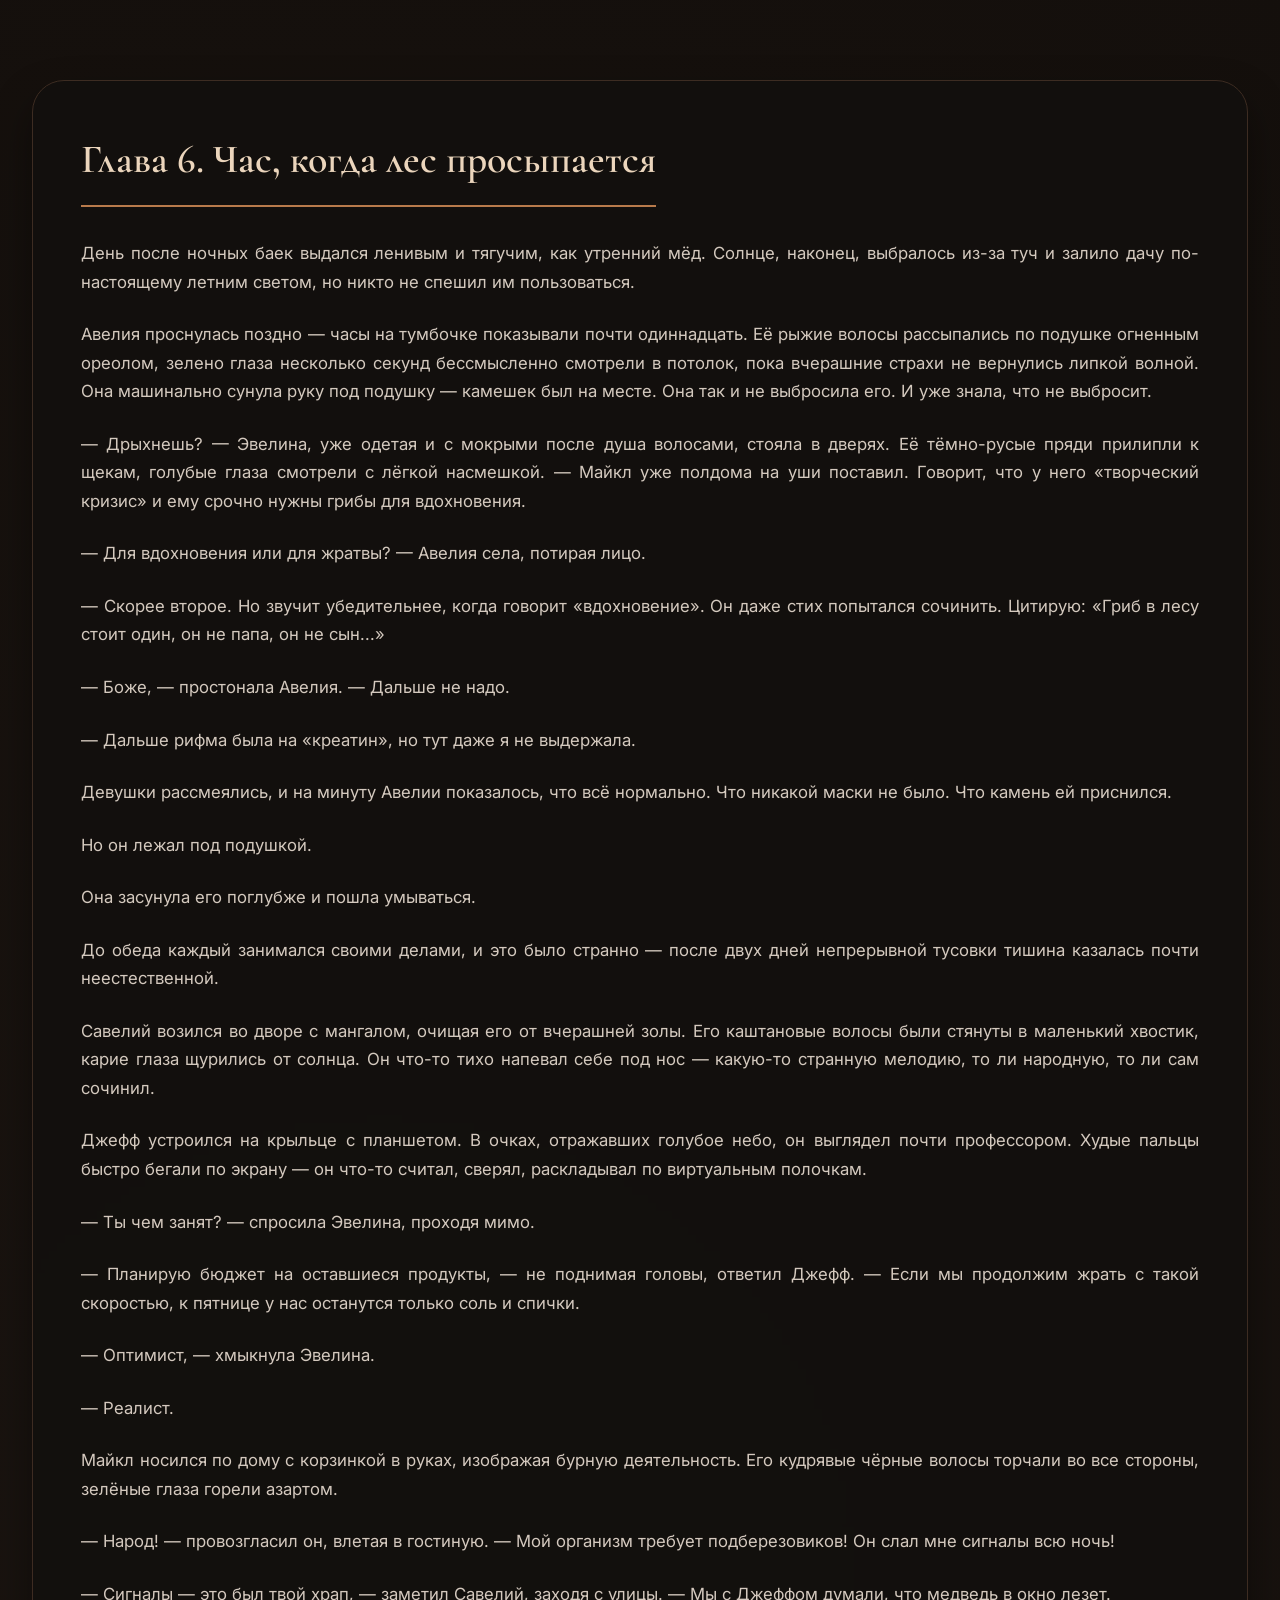
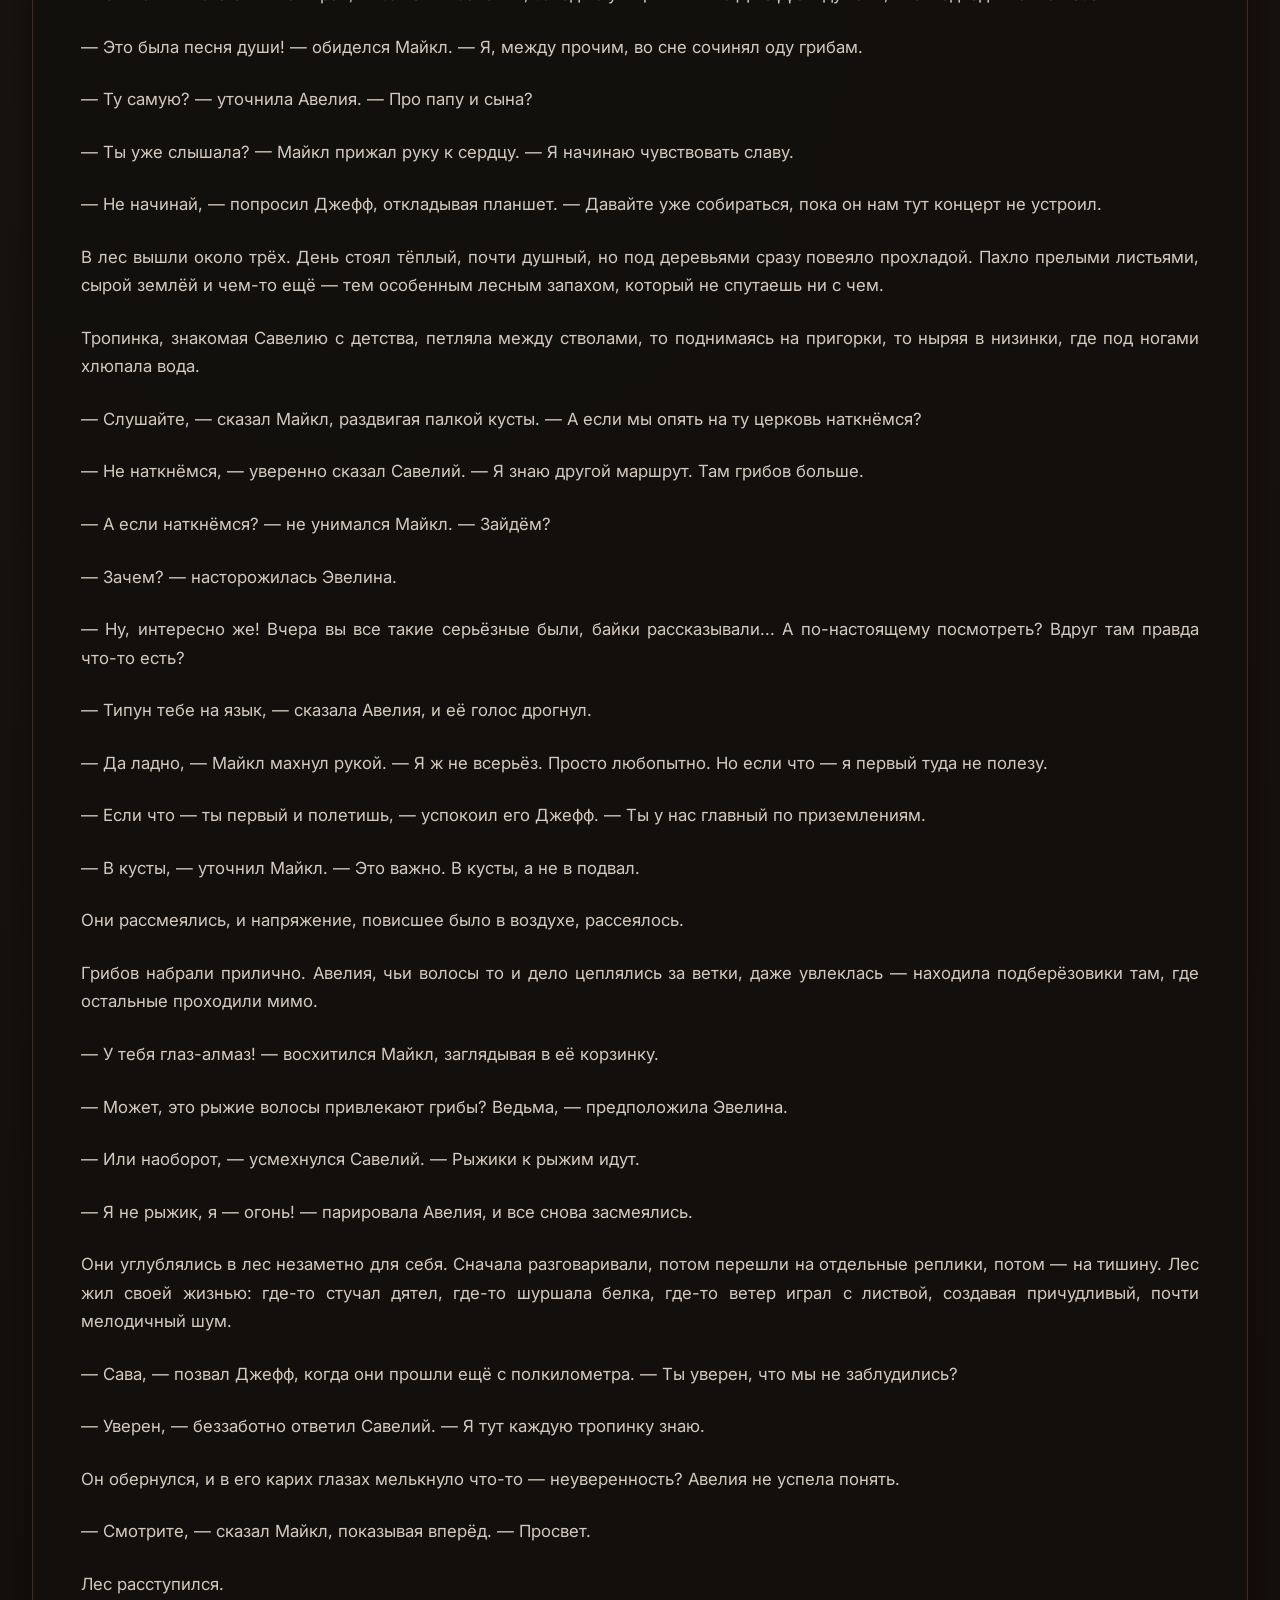
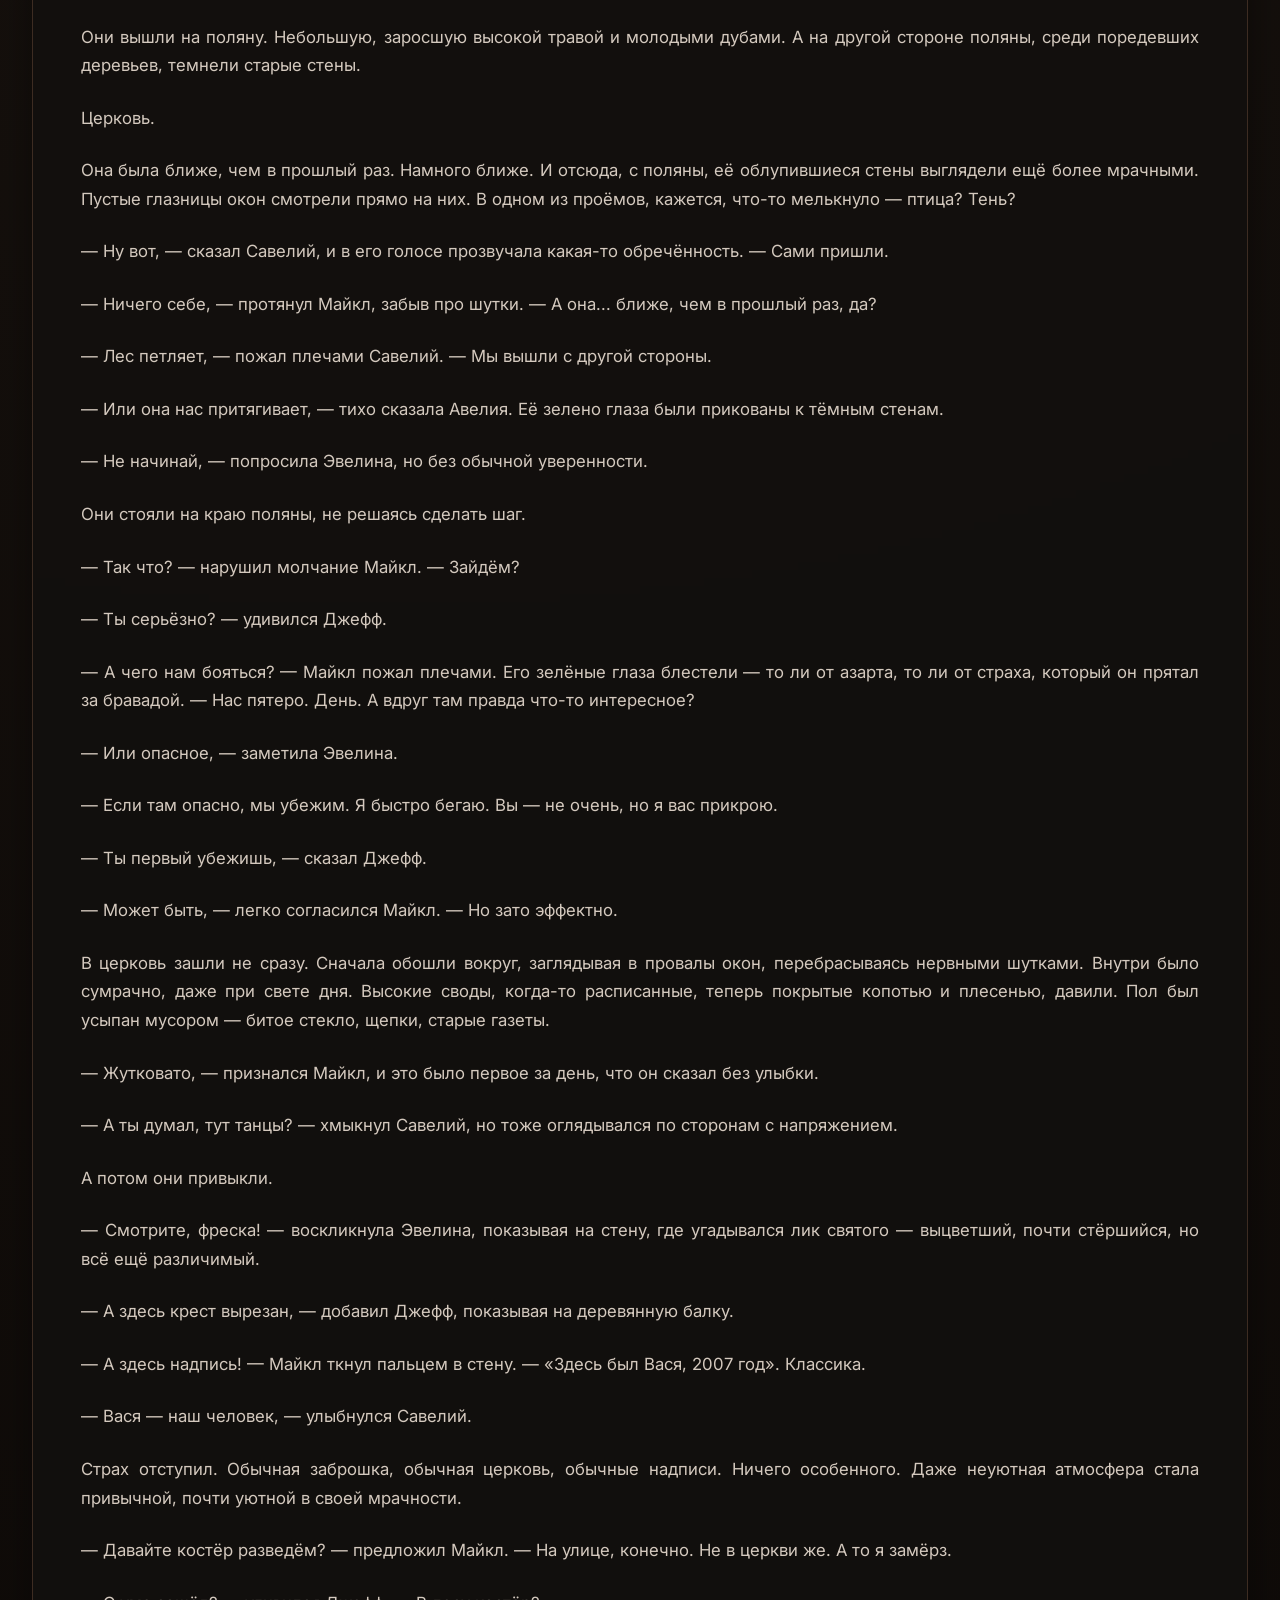
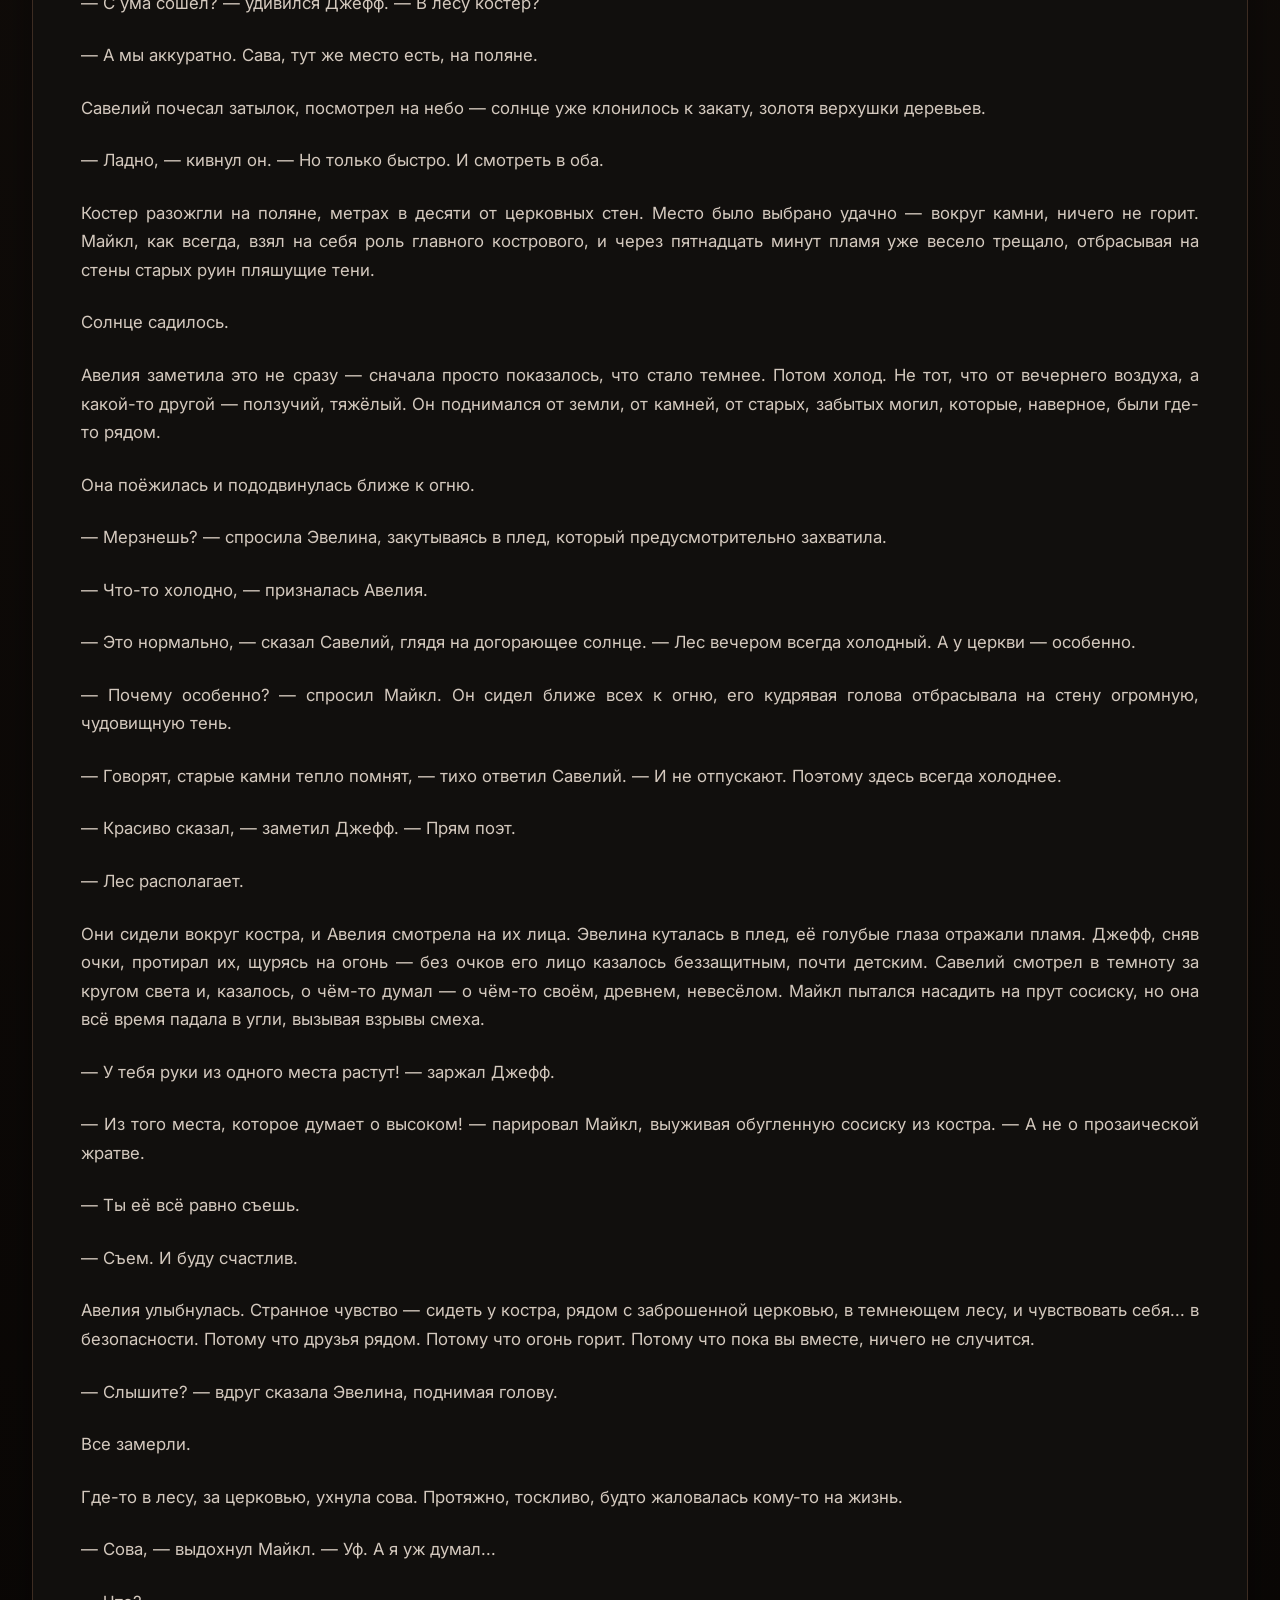
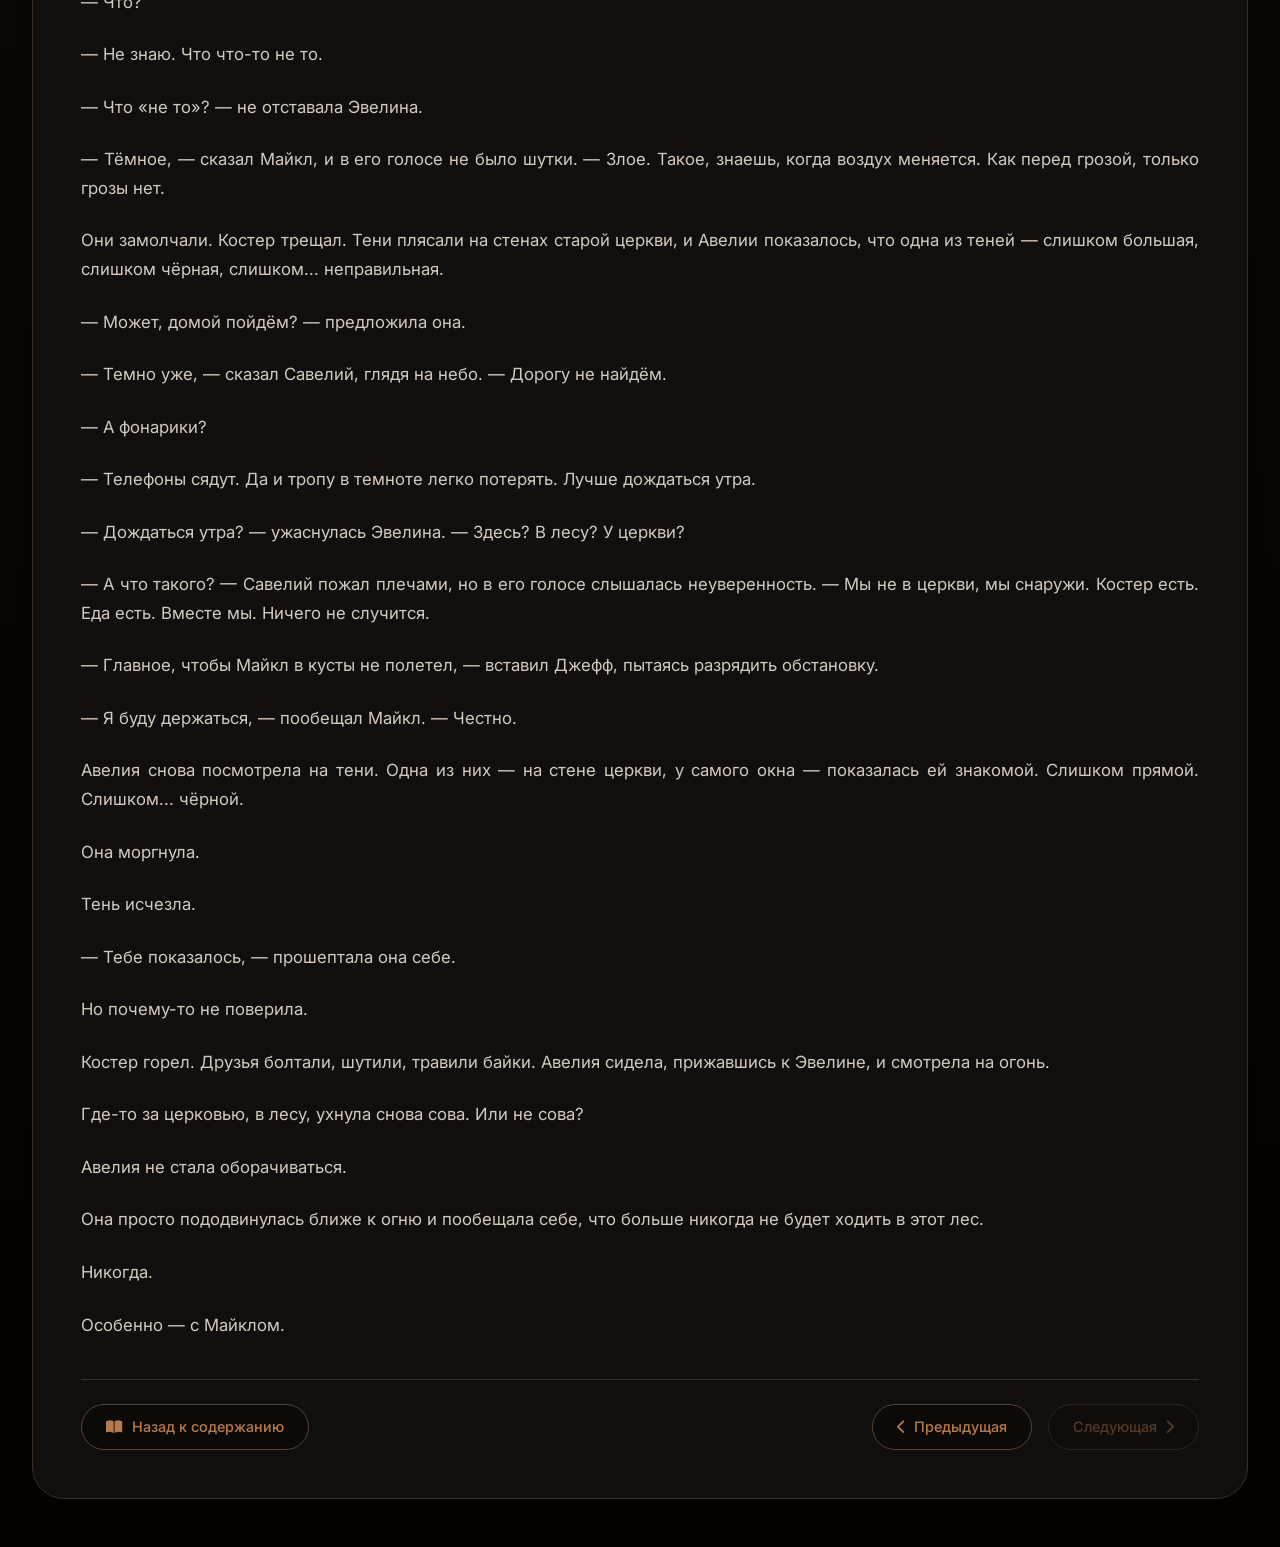
<file: tty/glava6.html>
<!DOCTYPE html>
<html lang="ru">
<head>
    <meta charset="UTF-8">
    <meta name="viewport" content="width=device-width, initial-scale=1.0">
    <title>Глава 6. Час, когда лес просыпается — Вечные каникулы</title>
    <link rel="preconnect" href="https://fonts.googleapis.com">
    <link rel="preconnect" href="https://fonts.gstatic.com" crossorigin>
    <link href="https://fonts.googleapis.com/css2?family=Cormorant+Garamond:ital,wght@0,400;0,500;0,600;0,700;1,400;1,500;1,600&family=Inter:opsz,wght@14..32,300;34..32,400;34..32,500;34..32,600;34..32,700&display=swap" rel="stylesheet">
    <link rel="stylesheet" href="https://cdnjs.cloudflare.com/ajax/libs/font-awesome/6.0.0-beta3/css/all.min.css">
    <link rel="stylesheet" href="ind.css">
</head>
<body>

    <div class="chapter-page">
        <div class="container">
            <div class="chapter-full">
                <h1>Глава 6. Час, когда лес просыпается</h1>
                
                <p>День после ночных баек выдался ленивым и тягучим, как утренний мёд. Солнце, наконец, выбралось из-за туч и залило дачу по-настоящему летним светом, но никто не спешил им пользоваться.</p>
                
                <p>Авелия проснулась поздно — часы на тумбочке показывали почти одиннадцать. Её рыжие волосы рассыпались по подушке огненным ореолом, зелено глаза несколько секунд бессмысленно смотрели в потолок, пока вчерашние страхи не вернулись липкой волной. Она машинально сунула руку под подушку — камешек был на месте. Она так и не выбросила его. И уже знала, что не выбросит.</p>
                
                <p>— Дрыхнешь? — Эвелина, уже одетая и с мокрыми после душа волосами, стояла в дверях. Её тёмно-русые пряди прилипли к щекам, голубые глаза смотрели с лёгкой насмешкой. — Майкл уже полдома на уши поставил. Говорит, что у него «творческий кризис» и ему срочно нужны грибы для вдохновения.</p>
                
                <p>— Для вдохновения или для жратвы? — Авелия села, потирая лицо.</p>
                
                <p>— Скорее второе. Но звучит убедительнее, когда говорит «вдохновение». Он даже стих попытался сочинить. Цитирую: «Гриб в лесу стоит один, он не папа, он не сын...»</p>
                
                <p>— Боже, — простонала Авелия. — Дальше не надо.</p>
                
                <p>— Дальше рифма была на «креатин», но тут даже я не выдержала.</p>
                
                <p>Девушки рассмеялись, и на минуту Авелии показалось, что всё нормально. Что никакой маски не было. Что камень ей приснился.</p>
                
                <p>Но он лежал под подушкой.</p>
                
                <p>Она засунула его поглубже и пошла умываться.</p>
                
                <p>До обеда каждый занимался своими делами, и это было странно — после двух дней непрерывной тусовки тишина казалась почти неестественной.</p>
                
                <p>Савелий возился во дворе с мангалом, очищая его от вчерашней золы. Его каштановые волосы были стянуты в маленький хвостик, карие глаза щурились от солнца. Он что-то тихо напевал себе под нос — какую-то странную мелодию, то ли народную, то ли сам сочинил.</p>
                
                <p>Джефф устроился на крыльце с планшетом. В очках, отражавших голубое небо, он выглядел почти профессором. Худые пальцы быстро бегали по экрану — он что-то считал, сверял, раскладывал по виртуальным полочкам.</p>
                
                <p>— Ты чем занят? — спросила Эвелина, проходя мимо.</p>
                
                <p>— Планирую бюджет на оставшиеся продукты, — не поднимая головы, ответил Джефф. — Если мы продолжим жрать с такой скоростью, к пятнице у нас останутся только соль и спички.</p>
                
                <p>— Оптимист, — хмыкнула Эвелина.</p>
                
                <p>— Реалист.</p>
                
                <p>Майкл носился по дому с корзинкой в руках, изображая бурную деятельность. Его кудрявые чёрные волосы торчали во все стороны, зелёные глаза горели азартом.</p>
                
                <p>— Народ! — провозгласил он, влетая в гостиную. — Мой организм требует подберезовиков! Он слал мне сигналы всю ночь!</p>
                
                <p>— Сигналы — это был твой храп, — заметил Савелий, заходя с улицы. — Мы с Джеффом думали, что медведь в окно лезет.</p>
                
                <p>— Это была песня души! — обиделся Майкл. — Я, между прочим, во сне сочинял оду грибам.</p>
                
                <p>— Ту самую? — уточнила Авелия. — Про папу и сына?</p>
                
                <p>— Ты уже слышала? — Майкл прижал руку к сердцу. — Я начинаю чувствовать славу.</p>
                
                <p>— Не начинай, — попросил Джефф, откладывая планшет. — Давайте уже собираться, пока он нам тут концерт не устроил.</p>
                
                <p>В лес вышли около трёх. День стоял тёплый, почти душный, но под деревьями сразу повеяло прохладой. Пахло прелыми листьями, сырой землёй и чем-то ещё — тем особенным лесным запахом, который не спутаешь ни с чем.</p>
                
                <p>Тропинка, знакомая Савелию с детства, петляла между стволами, то поднимаясь на пригорки, то ныряя в низинки, где под ногами хлюпала вода.</p>
                
                <p>— Слушайте, — сказал Майкл, раздвигая палкой кусты. — А если мы опять на ту церковь наткнёмся?</p>
                
                <p>— Не наткнёмся, — уверенно сказал Савелий. — Я знаю другой маршрут. Там грибов больше.</p>
                
                <p>— А если наткнёмся? — не унимался Майкл. — Зайдём?</p>
                
                <p>— Зачем? — насторожилась Эвелина.</p>
                
                <p>— Ну, интересно же! Вчера вы все такие серьёзные были, байки рассказывали... А по-настоящему посмотреть? Вдруг там правда что-то есть?</p>
                
                <p>— Типун тебе на язык, — сказала Авелия, и её голос дрогнул.</p>
                
                <p>— Да ладно, — Майкл махнул рукой. — Я ж не всерьёз. Просто любопытно. Но если что — я первый туда не полезу.</p>
                
                <p>— Если что — ты первый и полетишь, — успокоил его Джефф. — Ты у нас главный по приземлениям.</p>
                
                <p>— В кусты, — уточнил Майкл. — Это важно. В кусты, а не в подвал.</p>
                
                <p>Они рассмеялись, и напряжение, повисшее было в воздухе, рассеялось.</p>
                
                <p>Грибов набрали прилично. Авелия, чьи волосы то и дело цеплялись за ветки, даже увлеклась — находила подберёзовики там, где остальные проходили мимо.</p>
                
                <p>— У тебя глаз-алмаз! — восхитился Майкл, заглядывая в её корзинку.</p>
                
                <p>— Может, это рыжие волосы привлекают грибы? Ведьма, — предположила Эвелина.</p>
                
                <p>— Или наоборот, — усмехнулся Савелий. — Рыжики к рыжим идут.</p>
                
                <p>— Я не рыжик, я — огонь! — парировала Авелия, и все снова засмеялись.</p>
                
                <p>Они углублялись в лес незаметно для себя. Сначала разговаривали, потом перешли на отдельные реплики, потом — на тишину. Лес жил своей жизнью: где-то стучал дятел, где-то шуршала белка, где-то ветер играл с листвой, создавая причудливый, почти мелодичный шум.</p>
                
                <p>— Сава, — позвал Джефф, когда они прошли ещё с полкилометра. — Ты уверен, что мы не заблудились?</p>
                
                <p>— Уверен, — беззаботно ответил Савелий. — Я тут каждую тропинку знаю.</p>
                
                <p>Он обернулся, и в его карих глазах мелькнуло что-то — неуверенность? Авелия не успела понять.</p>
                
                <p>— Смотрите, — сказал Майкл, показывая вперёд. — Просвет.</p>
                
                <p>Лес расступился.</p>
                
                <p>Они вышли на поляну. Небольшую, заросшую высокой травой и молодыми дубами. А на другой стороне поляны, среди поредевших деревьев, темнели старые стены.</p>
                
                <p>Церковь.</p>
                
                <p>Она была ближе, чем в прошлый раз. Намного ближе. И отсюда, с поляны, её облупившиеся стены выглядели ещё более мрачными. Пустые глазницы окон смотрели прямо на них. В одном из проёмов, кажется, что-то мелькнуло — птица? Тень?</p>
                
                <p>— Ну вот, — сказал Савелий, и в его голосе прозвучала какая-то обречённость. — Сами пришли.</p>
                
                <p>— Ничего себе, — протянул Майкл, забыв про шутки. — А она... ближе, чем в прошлый раз, да?</p>
                
                <p>— Лес петляет, — пожал плечами Савелий. — Мы вышли с другой стороны.</p>
                
                <p>— Или она нас притягивает, — тихо сказала Авелия. Её зелено глаза были прикованы к тёмным стенам.</p>
                
                <p>— Не начинай, — попросила Эвелина, но без обычной уверенности.</p>
                
                <p>Они стояли на краю поляны, не решаясь сделать шаг.</p>
                
                <p>— Так что? — нарушил молчание Майкл. — Зайдём?</p>
                
                <p>— Ты серьёзно? — удивился Джефф.</p>
                
                <p>— А чего нам бояться? — Майкл пожал плечами. Его зелёные глаза блестели — то ли от азарта, то ли от страха, который он прятал за бравадой. — Нас пятеро. День. А вдруг там правда что-то интересное?</p>
                
                <p>— Или опасное, — заметила Эвелина.</p>
                
                <p>— Если там опасно, мы убежим. Я быстро бегаю. Вы — не очень, но я вас прикрою.</p>
                
                <p>— Ты первый убежишь, — сказал Джефф.</p>
                
                <p>— Может быть, — легко согласился Майкл. — Но зато эффектно.</p>
                
                <p>В церковь зашли не сразу. Сначала обошли вокруг, заглядывая в провалы окон, перебрасываясь нервными шутками. Внутри было сумрачно, даже при свете дня. Высокие своды, когда-то расписанные, теперь покрытые копотью и плесенью, давили. Пол был усыпан мусором — битое стекло, щепки, старые газеты.</p>
                
                <p>— Жутковато, — признался Майкл, и это было первое за день, что он сказал без улыбки.</p>
                
                <p>— А ты думал, тут танцы? — хмыкнул Савелий, но тоже оглядывался по сторонам с напряжением.</p>
                
                <p>А потом они привыкли.</p>
                
                <p>— Смотрите, фреска! — воскликнула Эвелина, показывая на стену, где угадывался лик святого — выцветший, почти стёршийся, но всё ещё различимый.</p>
                
                <p>— А здесь крест вырезан, — добавил Джефф, показывая на деревянную балку.</p>
                
                <p>— А здесь надпись! — Майкл ткнул пальцем в стену. — «Здесь был Вася, 2007 год». Классика.</p>
                
                <p>— Вася — наш человек, — улыбнулся Савелий.</p>
                
                <p>Страх отступил. Обычная заброшка, обычная церковь, обычные надписи. Ничего особенного. Даже неуютная атмосфера стала привычной, почти уютной в своей мрачности.</p>
                
                <p>— Давайте костёр разведём? — предложил Майкл. — На улице, конечно. Не в церкви же. А то я замёрз.</p>
                
                <p>— С ума сошёл? — удивился Джефф. — В лесу костёр?</p>
                
                <p>— А мы аккуратно. Сава, тут же место есть, на поляне.</p>
                
                <p>Савелий почесал затылок, посмотрел на небо — солнце уже клонилось к закату, золотя верхушки деревьев.</p>
                
                <p>— Ладно, — кивнул он. — Но только быстро. И смотреть в оба.</p>
                
                <p>Костер разожгли на поляне, метрах в десяти от церковных стен. Место было выбрано удачно — вокруг камни, ничего не горит. Майкл, как всегда, взял на себя роль главного кострового, и через пятнадцать минут пламя уже весело трещало, отбрасывая на стены старых руин пляшущие тени.</p>
                
                <p>Солнце садилось.</p>
                
                <p>Авелия заметила это не сразу — сначала просто показалось, что стало темнее. Потом холод. Не тот, что от вечернего воздуха, а какой-то другой — ползучий, тяжёлый. Он поднимался от земли, от камней, от старых, забытых могил, которые, наверное, были где-то рядом.</p>
                
                <p>Она поёжилась и пододвинулась ближе к огню.</p>
                
                <p>— Мерзнешь? — спросила Эвелина, закутываясь в плед, который предусмотрительно захватила.</p>
                
                <p>— Что-то холодно, — призналась Авелия.</p>
                
                <p>— Это нормально, — сказал Савелий, глядя на догорающее солнце. — Лес вечером всегда холодный. А у церкви — особенно.</p>
                
                <p>— Почему особенно? — спросил Майкл. Он сидел ближе всех к огню, его кудрявая голова отбрасывала на стену огромную, чудовищную тень.</p>
                
                <p>— Говорят, старые камни тепло помнят, — тихо ответил Савелий. — И не отпускают. Поэтому здесь всегда холоднее.</p>
                
                <p>— Красиво сказал, — заметил Джефф. — Прям поэт.</p>
                
                <p>— Лес располагает.</p>
                
                <p>Они сидели вокруг костра, и Авелия смотрела на их лица. Эвелина куталась в плед, её голубые глаза отражали пламя. Джефф, сняв очки, протирал их, щурясь на огонь — без очков его лицо казалось беззащитным, почти детским. Савелий смотрел в темноту за кругом света и, казалось, о чём-то думал — о чём-то своём, древнем, невесёлом. Майкл пытался насадить на прут сосиску, но она всё время падала в угли, вызывая взрывы смеха.</p>
                
                <p>— У тебя руки из одного места растут! — заржал Джефф.</p>
                
                <p>— Из того места, которое думает о высоком! — парировал Майкл, выуживая обугленную сосиску из костра. — А не о прозаической жратве.</p>
                
                <p>— Ты её всё равно съешь.</p>
                
                <p>— Съем. И буду счастлив.</p>
                
                <p>Авелия улыбнулась. Странное чувство — сидеть у костра, рядом с заброшенной церковью, в темнеющем лесу, и чувствовать себя... в безопасности. Потому что друзья рядом. Потому что огонь горит. Потому что пока вы вместе, ничего не случится.</p>
                
                <p>— Слышите? — вдруг сказала Эвелина, поднимая голову.</p>
                
                <p>Все замерли.</p>
                
                <p>Где-то в лесу, за церковью, ухнула сова. Протяжно, тоскливо, будто жаловалась кому-то на жизнь.</p>
                
                <p>— Сова, — выдохнул Майкл. — Уф. А я уж думал...</p>
                
                <p>— Что?</p>
                
                <p>— Не знаю. Что что-то не то.</p>
                
                <p>— Что «не то»? — не отставала Эвелина.</p>
                
                <p>— Тёмное, — сказал Майкл, и в его голосе не было шутки. — Злое. Такое, знаешь, когда воздух меняется. Как перед грозой, только грозы нет.</p>
                
                <p>Они замолчали. Костер трещал. Тени плясали на стенах старой церкви, и Авелии показалось, что одна из теней — слишком большая, слишком чёрная, слишком... неправильная.</p>
                
                <p>— Может, домой пойдём? — предложила она.</p>
                
                <p>— Темно уже, — сказал Савелий, глядя на небо. — Дорогу не найдём.</p>
                
                <p>— А фонарики?</p>
                
                <p>— Телефоны сядут. Да и тропу в темноте легко потерять. Лучше дождаться утра.</p>
                
                <p>— Дождаться утра? — ужаснулась Эвелина. — Здесь? В лесу? У церкви?</p>
                
                <p>— А что такого? — Савелий пожал плечами, но в его голосе слышалась неуверенность. — Мы не в церкви, мы снаружи. Костер есть. Еда есть. Вместе мы. Ничего не случится.</p>
                
                <p>— Главное, чтобы Майкл в кусты не полетел, — вставил Джефф, пытаясь разрядить обстановку.</p>
                
                <p>— Я буду держаться, — пообещал Майкл. — Честно.</p>
                
                <p>Авелия снова посмотрела на тени. Одна из них — на стене церкви, у самого окна — показалась ей знакомой. Слишком прямой. Слишком... чёрной.</p>
                
                <p>Она моргнула.</p>
                
                <p>Тень исчезла.</p>
                
                <p>— Тебе показалось, — прошептала она себе.</p>
                
                <p>Но почему-то не поверила.</p>
                
                <p>Костер горел. Друзья болтали, шутили, травили байки. Авелия сидела, прижавшись к Эвелине, и смотрела на огонь.</p>
                
                <p>Где-то за церковью, в лесу, ухнула снова сова. Или не сова?</p>
                
                <p>Авелия не стала оборачиваться.</p>
                
                <p>Она просто пододвинулась ближе к огню и пообещала себе, что больше никогда не будет ходить в этот лес.</p>
                
                <p>Никогда.</p>
                
                <p>Особенно — с Майклом.</p>
                
                <!-- НАВИГАЦИЯ МЕЖДУ ГЛАВАМИ -->
                <div class="chapter-navigation">
                    <a href="index.html#soderzhanie" class="nav-back">
                        <i class="fas fa-book-open"></i> Назад к содержанию
                    </a>
                    <div class="nav-arrows">
                        <a href="glava5.html" class="nav-prev">
                            <i class="fas fa-chevron-left"></i> Предыдущая
                        </a>
                        <a href="#" class="nav-next disabled">
                            Следующая <i class="fas fa-chevron-right"></i>
                        </a>
                    </div>
                </div>
            </div>
        </div>
    </div>

</body>
</html>
</file>
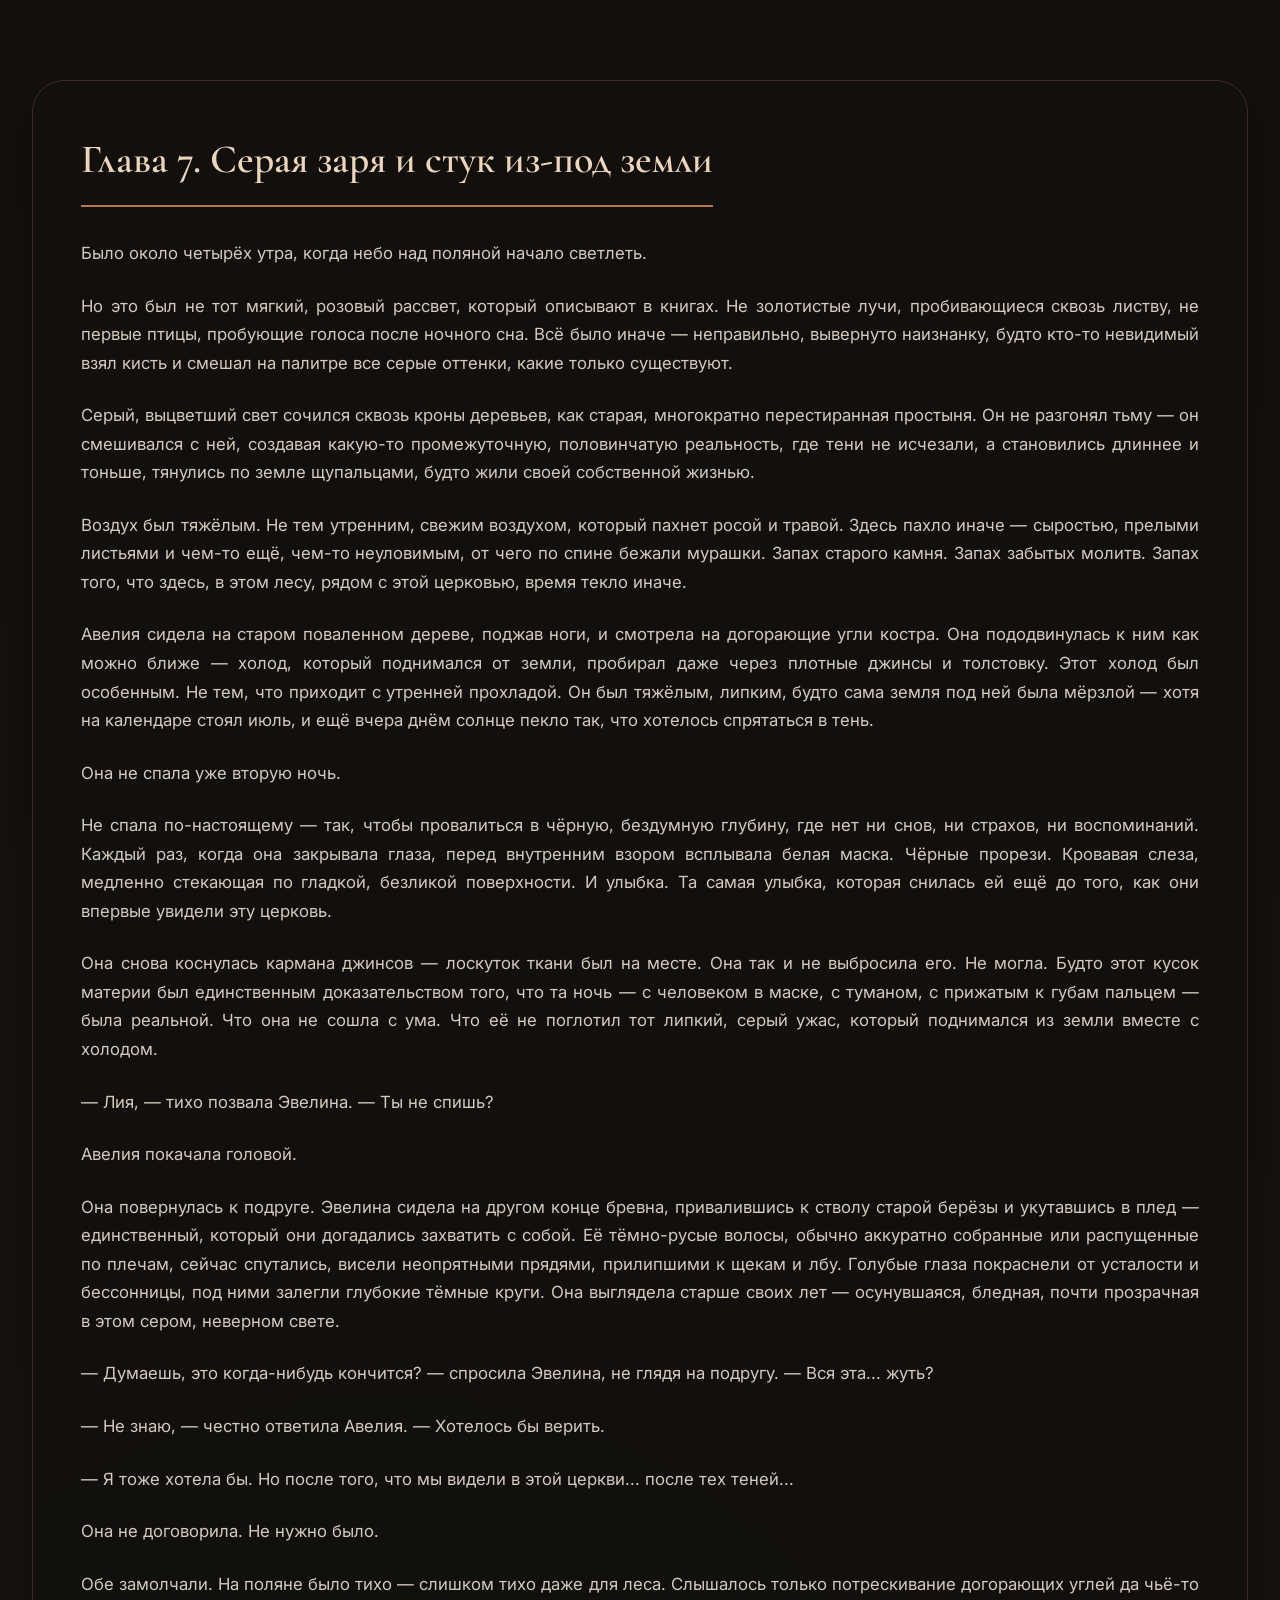
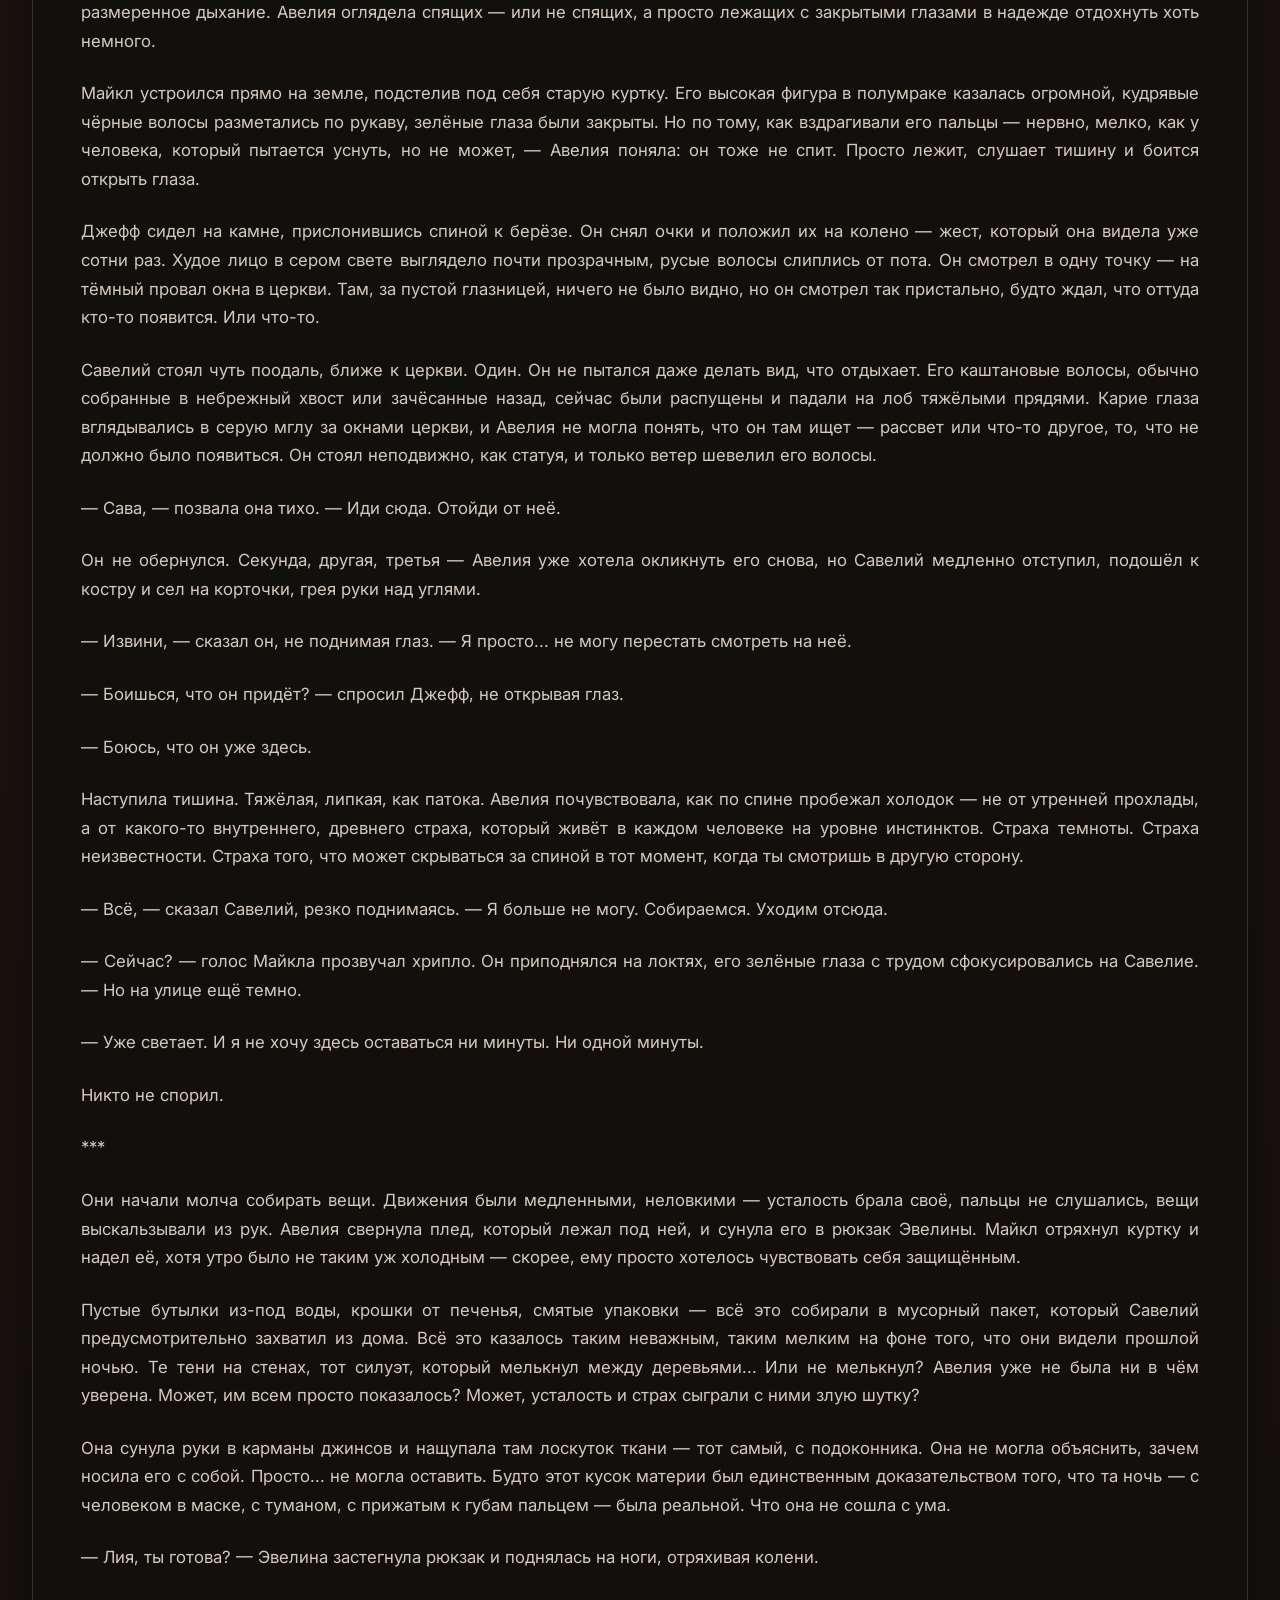
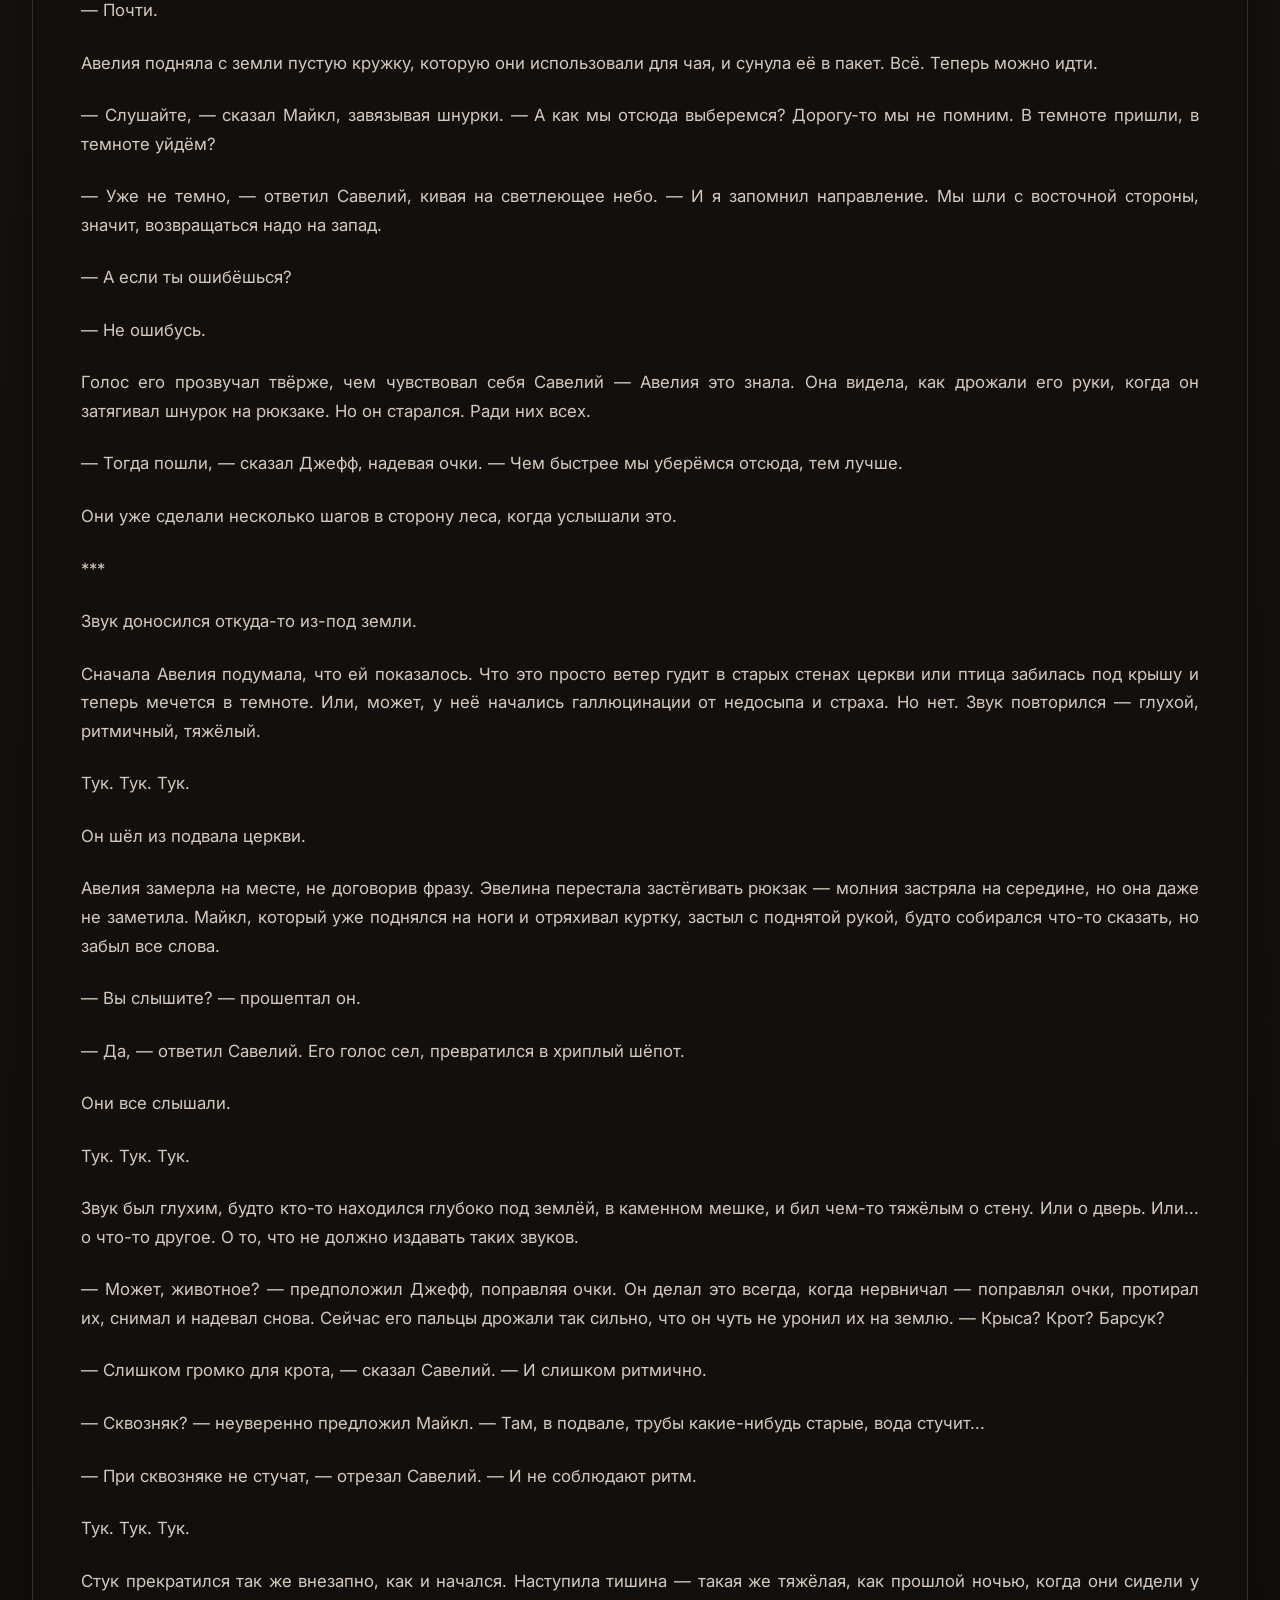
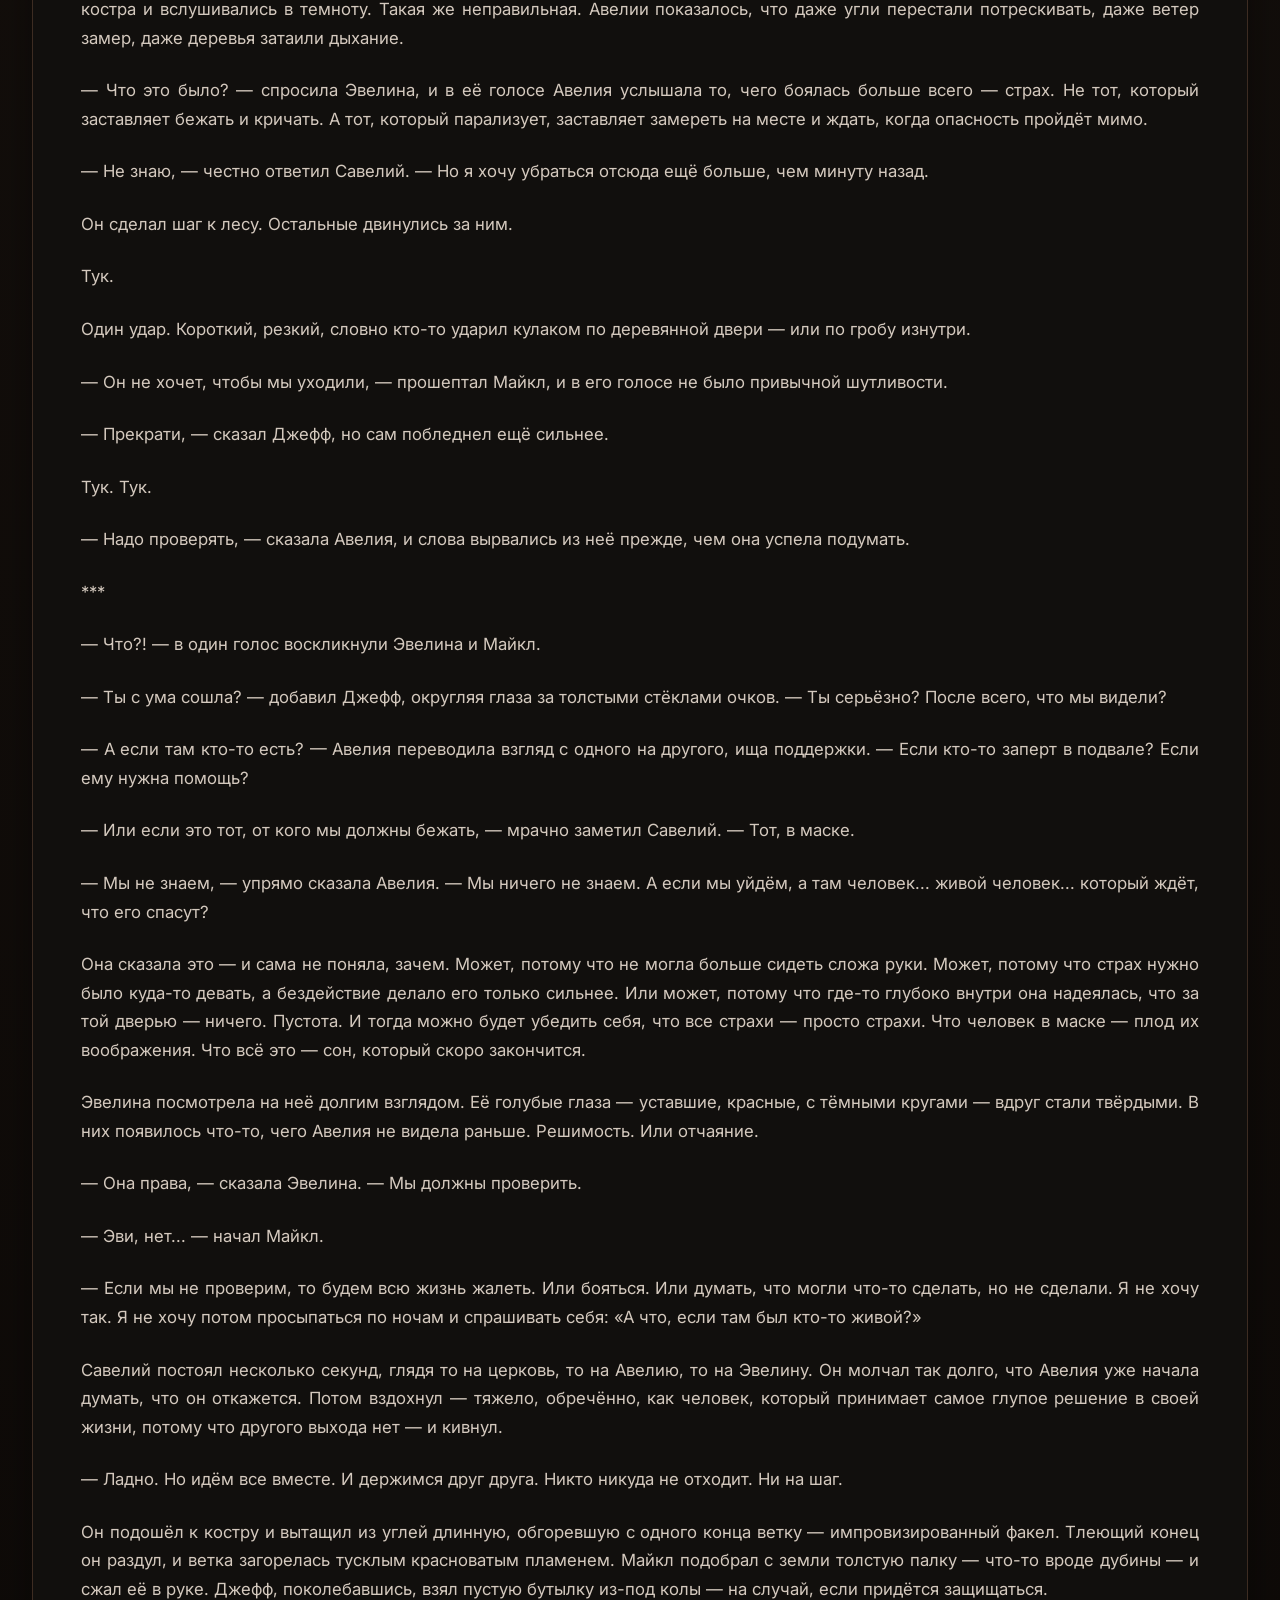
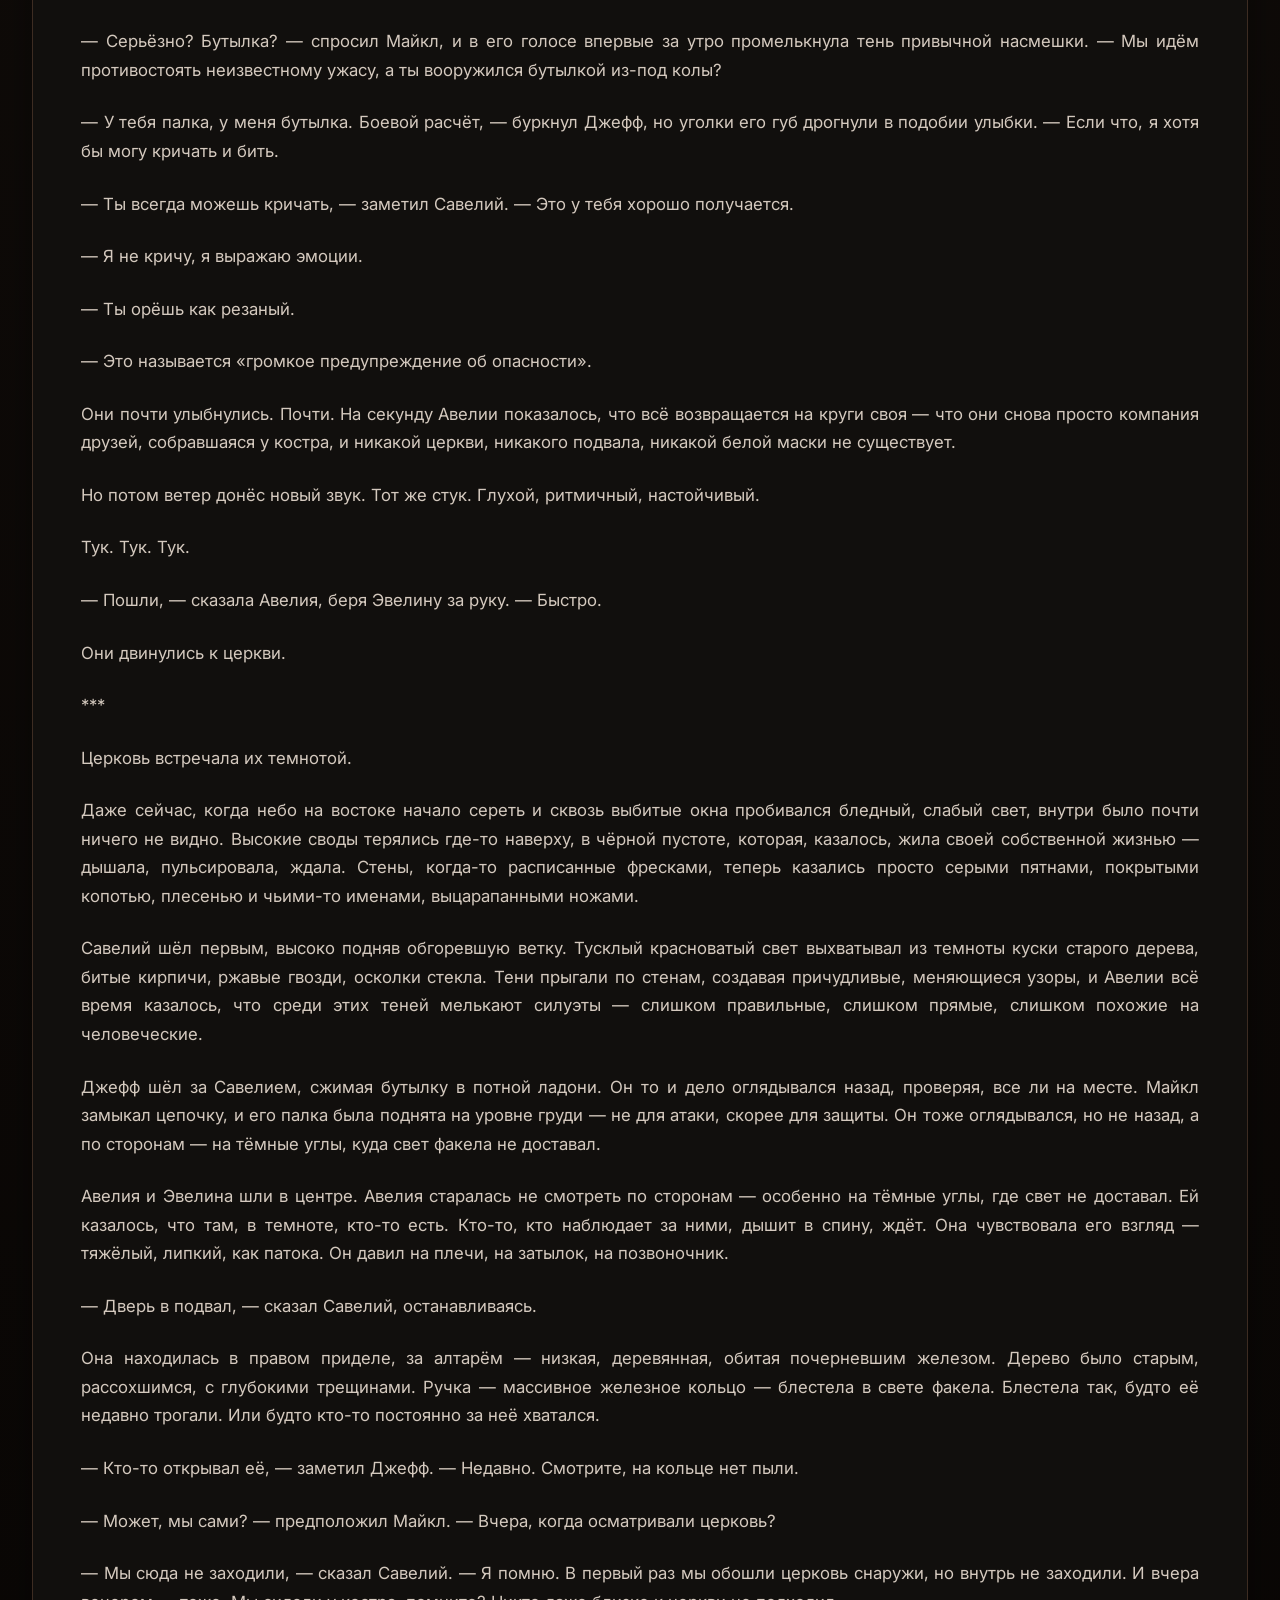
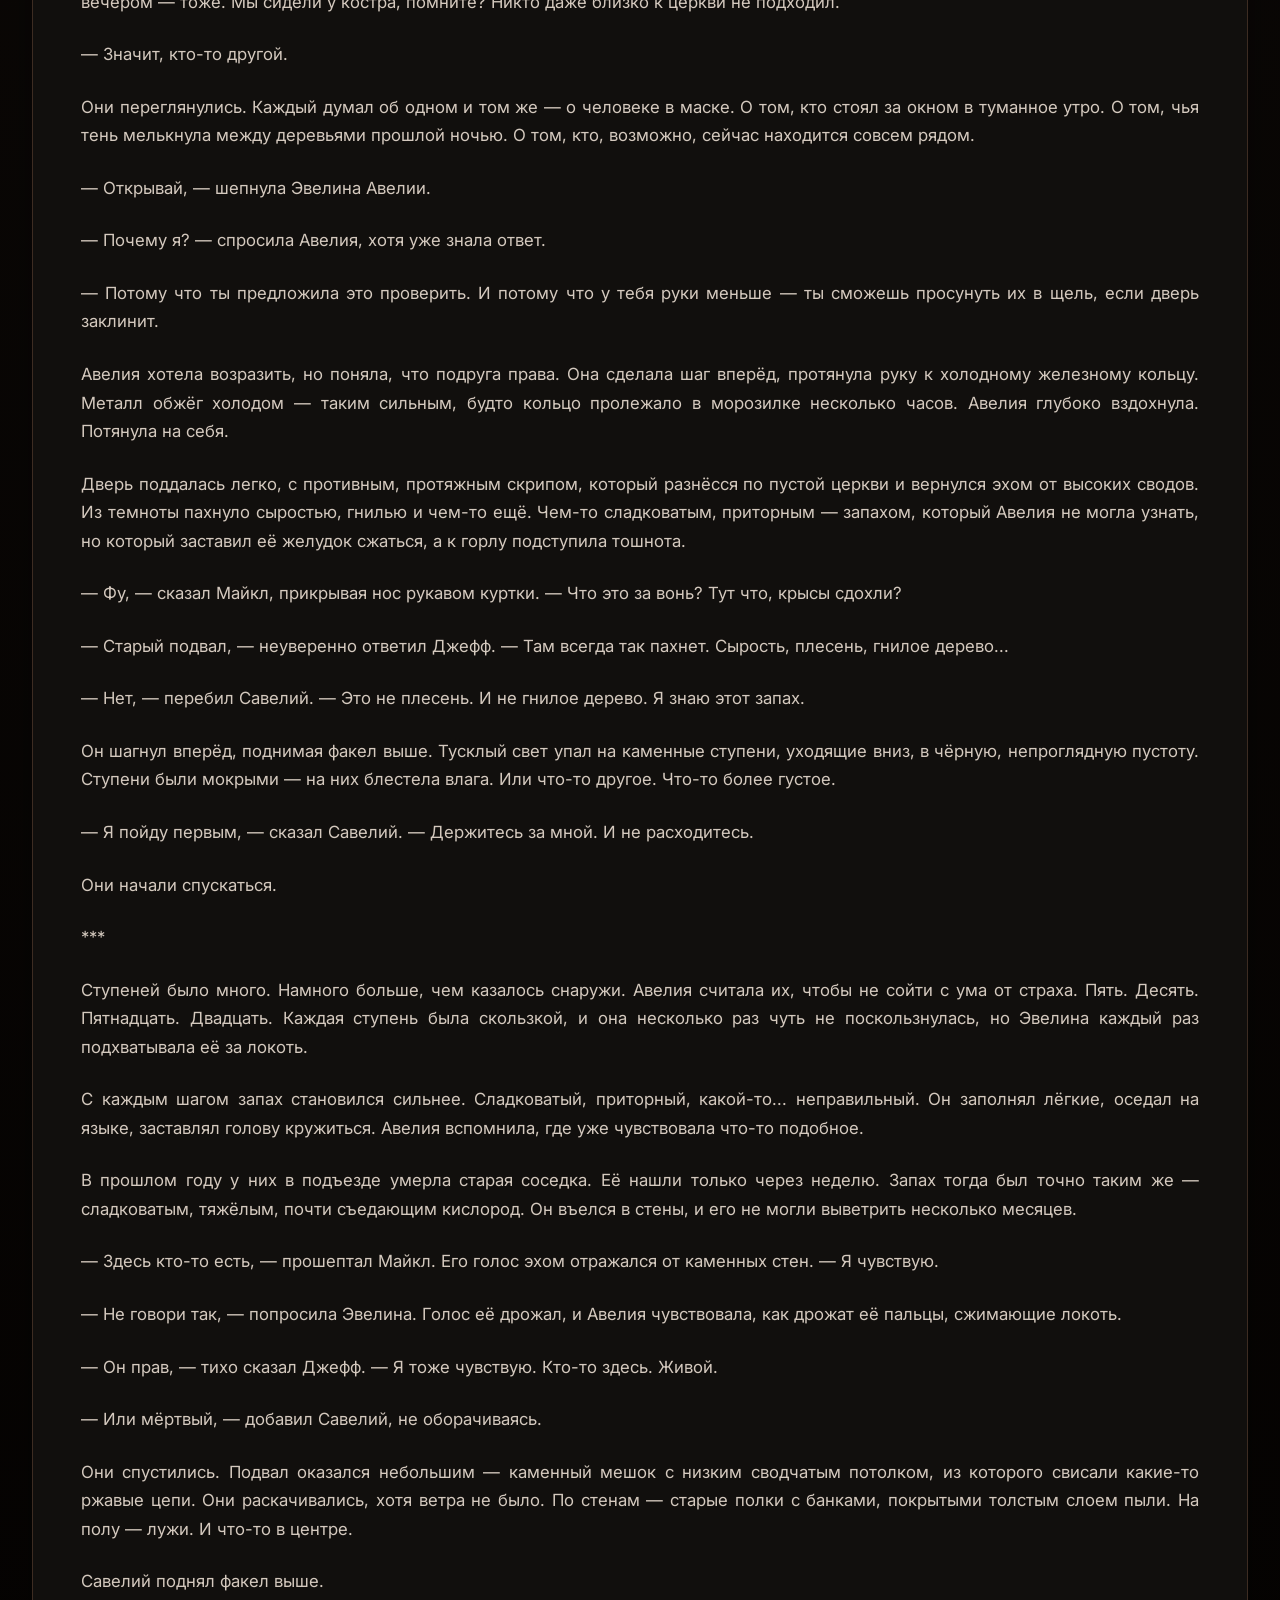
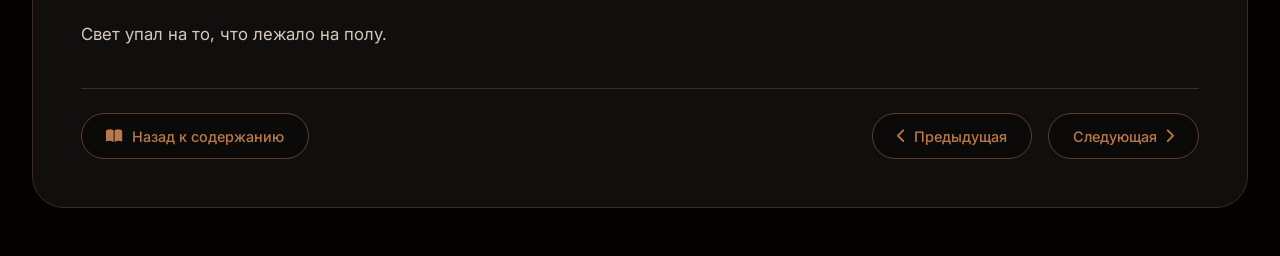
<file: tty/glava7.html>
<!DOCTYPE html>
<html lang="ru">
<head>
    <meta charset="UTF-8">
    <meta name="viewport" content="width=device-width, initial-scale=1.0">
    <title>Глава 7. Серая заря и стук из-под земли</title>
    <link rel="preconnect" href="https://fonts.googleapis.com">
    <link rel="preconnect" href="https://fonts.gstatic.com" crossorigin>
    <link href="https://fonts.googleapis.com/css2?family=Cormorant+Garamond:ital,wght@0,400;0,500;0,600;0,700;1,400;1,500;1,600&family=Inter:opsz,wght@14..32,300;34..32,400;34..32,500;34..32,600;34..32,700&display=swap" rel="stylesheet">
    <link rel="stylesheet" href="https://cdnjs.cloudflare.com/ajax/libs/font-awesome/6.0.0-beta3/css/all.min.css">
    <link rel="stylesheet" href="ind.css">
</head>
<body>

    <div class="chapter-page">
        <div class="container">
            <div class="chapter-full">
                <h1>Глава 7. Серая заря и стук из-под земли</h1>
                 <p>Было около четырёх утра, когда небо над поляной начало светлеть.</p>
                
                <p>Но это был не тот мягкий, розовый рассвет, который описывают в книгах. Не золотистые лучи, пробивающиеся сквозь листву, не первые птицы, пробующие голоса после ночного сна. Всё было иначе — неправильно, вывернуто наизнанку, будто кто-то невидимый взял кисть и смешал на палитре все серые оттенки, какие только существуют.</p>
                
                <p>Серый, выцветший свет сочился сквозь кроны деревьев, как старая, многократно перестиранная простыня. Он не разгонял тьму — он смешивался с ней, создавая какую-то промежуточную, половинчатую реальность, где тени не исчезали, а становились длиннее и тоньше, тянулись по земле щупальцами, будто жили своей собственной жизнью.</p>
                
                <p>Воздух был тяжёлым. Не тем утренним, свежим воздухом, который пахнет росой и травой. Здесь пахло иначе — сыростью, прелыми листьями и чем-то ещё, чем-то неуловимым, от чего по спине бежали мурашки. Запах старого камня. Запах забытых молитв. Запах того, что здесь, в этом лесу, рядом с этой церковью, время текло иначе.</p>
                
                <p>Авелия сидела на старом поваленном дереве, поджав ноги, и смотрела на догорающие угли костра. Она пододвинулась к ним как можно ближе — холод, который поднимался от земли, пробирал даже через плотные джинсы и толстовку. Этот холод был особенным. Не тем, что приходит с утренней прохладой. Он был тяжёлым, липким, будто сама земля под ней была мёрзлой — хотя на календаре стоял июль, и ещё вчера днём солнце пекло так, что хотелось спрятаться в тень.</p>
                
                <p>Она не спала уже вторую ночь.</p>
                
                <p>Не спала по-настоящему — так, чтобы провалиться в чёрную, бездумную глубину, где нет ни снов, ни страхов, ни воспоминаний. Каждый раз, когда она закрывала глаза, перед внутренним взором всплывала белая маска. Чёрные прорези. Кровавая слеза, медленно стекающая по гладкой, безликой поверхности. И улыбка. Та самая улыбка, которая снилась ей ещё до того, как они впервые увидели эту церковь.</p>
                
                <p>Она снова коснулась кармана джинсов — лоскуток ткани был на месте. Она так и не выбросила его. Не могла. Будто этот кусок материи был единственным доказательством того, что та ночь — с человеком в маске, с туманом, с прижатым к губам пальцем — была реальной. Что она не сошла с ума. Что её не поглотил тот липкий, серый ужас, который поднимался из земли вместе с холодом.</p>
                
                <p>— Лия, — тихо позвала Эвелина. — Ты не спишь?</p>
                
                <p>Авелия покачала головой.</p>
                
                <p>Она повернулась к подруге. Эвелина сидела на другом конце бревна, привалившись к стволу старой берёзы и укутавшись в плед — единственный, который они догадались захватить с собой. Её тёмно-русые волосы, обычно аккуратно собранные или распущенные по плечам, сейчас спутались, висели неопрятными прядями, прилипшими к щекам и лбу. Голубые глаза покраснели от усталости и бессонницы, под ними залегли глубокие тёмные круги. Она выглядела старше своих лет — осунувшаяся, бледная, почти прозрачная в этом сером, неверном свете.</p>
                
                <p>— Думаешь, это когда-нибудь кончится? — спросила Эвелина, не глядя на подругу. — Вся эта... жуть?</p>
                
                <p>— Не знаю, — честно ответила Авелия. — Хотелось бы верить.</p>
                
                <p>— Я тоже хотела бы. Но после того, что мы видели в этой церкви... после тех теней...</p>
                
                <p>Она не договорила. Не нужно было.</p>
                
                <p>Обе замолчали. На поляне было тихо — слишком тихо даже для леса. Слышалось только потрескивание догорающих углей да чьё-то размеренное дыхание. Авелия оглядела спящих — или не спящих, а просто лежащих с закрытыми глазами в надежде отдохнуть хоть немного.</p>
                
                <p>Майкл устроился прямо на земле, подстелив под себя старую куртку. Его высокая фигура в полумраке казалась огромной, кудрявые чёрные волосы разметались по рукаву, зелёные глаза были закрыты. Но по тому, как вздрагивали его пальцы — нервно, мелко, как у человека, который пытается уснуть, но не может, — Авелия поняла: он тоже не спит. Просто лежит, слушает тишину и боится открыть глаза.</p>
                
                <p>Джефф сидел на камне, прислонившись спиной к берёзе. Он снял очки и положил их на колено — жест, который она видела уже сотни раз. Худое лицо в сером свете выглядело почти прозрачным, русые волосы слиплись от пота. Он смотрел в одну точку — на тёмный провал окна в церкви. Там, за пустой глазницей, ничего не было видно, но он смотрел так пристально, будто ждал, что оттуда кто-то появится. Или что-то.</p>
                
                <p>Савелий стоял чуть поодаль, ближе к церкви. Один. Он не пытался даже делать вид, что отдыхает. Его каштановые волосы, обычно собранные в небрежный хвост или зачёсанные назад, сейчас были распущены и падали на лоб тяжёлыми прядями. Карие глаза вглядывались в серую мглу за окнами церкви, и Авелия не могла понять, что он там ищет — рассвет или что-то другое, то, что не должно было появиться. Он стоял неподвижно, как статуя, и только ветер шевелил его волосы.</p>
                
                <p>— Сава, — позвала она тихо. — Иди сюда. Отойди от неё.</p>
                
                <p>Он не обернулся. Секунда, другая, третья — Авелия уже хотела окликнуть его снова, но Савелий медленно отступил, подошёл к костру и сел на корточки, грея руки над углями.</p>
                
                <p>— Извини, — сказал он, не поднимая глаз. — Я просто... не могу перестать смотреть на неё.</p>
                
                <p>— Боишься, что он придёт? — спросил Джефф, не открывая глаз.</p>
                
                <p>— Боюсь, что он уже здесь.</p>
                
                <p>Наступила тишина. Тяжёлая, липкая, как патока. Авелия почувствовала, как по спине пробежал холодок — не от утренней прохлады, а от какого-то внутреннего, древнего страха, который живёт в каждом человеке на уровне инстинктов. Страха темноты. Страха неизвестности. Страха того, что может скрываться за спиной в тот момент, когда ты смотришь в другую сторону.</p>
                
                <p>— Всё, — сказал Савелий, резко поднимаясь. — Я больше не могу. Собираемся. Уходим отсюда.</p>
                
                <p>— Сейчас? — голос Майкла прозвучал хрипло. Он приподнялся на локтях, его зелёные глаза с трудом сфокусировались на Савелие. — Но на улице ещё темно.</p>
                
                <p>— Уже светает. И я не хочу здесь оставаться ни минуты. Ни одной минуты.</p>
                
                <p>Никто не спорил.</p>
                
                <p>***</p>
                
                <p>Они начали молча собирать вещи. Движения были медленными, неловкими — усталость брала своё, пальцы не слушались, вещи выскальзывали из рук. Авелия свернула плед, который лежал под ней, и сунула его в рюкзак Эвелины. Майкл отряхнул куртку и надел её, хотя утро было не таким уж холодным — скорее, ему просто хотелось чувствовать себя защищённым.</p>
                
                <p>Пустые бутылки из-под воды, крошки от печенья, смятые упаковки — всё это собирали в мусорный пакет, который Савелий предусмотрительно захватил из дома. Всё это казалось таким неважным, таким мелким на фоне того, что они видели прошлой ночью. Те тени на стенах, тот силуэт, который мелькнул между деревьями... Или не мелькнул? Авелия уже не была ни в чём уверена. Может, им всем просто показалось? Может, усталость и страх сыграли с ними злую шутку?</p>
                
                <p>Она сунула руки в карманы джинсов и нащупала там лоскуток ткани — тот самый, с подоконника. Она не могла объяснить, зачем носила его с собой. Просто... не могла оставить. Будто этот кусок материи был единственным доказательством того, что та ночь — с человеком в маске, с туманом, с прижатым к губам пальцем — была реальной. Что она не сошла с ума.</p>
                
                <p>— Лия, ты готова? — Эвелина застегнула рюкзак и поднялась на ноги, отряхивая колени.</p>
                
                <p>— Почти.</p>
                
                <p>Авелия подняла с земли пустую кружку, которую они использовали для чая, и сунула её в пакет. Всё. Теперь можно идти.</p>
                
                <p>— Слушайте, — сказал Майкл, завязывая шнурки. — А как мы отсюда выберемся? Дорогу-то мы не помним. В темноте пришли, в темноте уйдём?</p>
                
                <p>— Уже не темно, — ответил Савелий, кивая на светлеющее небо. — И я запомнил направление. Мы шли с восточной стороны, значит, возвращаться надо на запад.</p>
                
                <p>— А если ты ошибёшься?</p>
                
                <p>— Не ошибусь.</p>
                
                <p>Голос его прозвучал твёрже, чем чувствовал себя Савелий — Авелия это знала. Она видела, как дрожали его руки, когда он затягивал шнурок на рюкзаке. Но он старался. Ради них всех.</p>
                
                <p>— Тогда пошли, — сказал Джефф, надевая очки. — Чем быстрее мы уберёмся отсюда, тем лучше.</p>
                
                <p>Они уже сделали несколько шагов в сторону леса, когда услышали это.</p>
                
                <p>***</p>
                
                <p>Звук доносился откуда-то из-под земли.</p>
                
                <p>Сначала Авелия подумала, что ей показалось. Что это просто ветер гудит в старых стенах церкви или птица забилась под крышу и теперь мечется в темноте. Или, может, у неё начались галлюцинации от недосыпа и страха. Но нет. Звук повторился — глухой, ритмичный, тяжёлый.</p>
                
                <p>Тук. Тук. Тук.</p>
                
                <p>Он шёл из подвала церкви.</p>
                
                <p>Авелия замерла на месте, не договорив фразу. Эвелина перестала застёгивать рюкзак — молния застряла на середине, но она даже не заметила. Майкл, который уже поднялся на ноги и отряхивал куртку, застыл с поднятой рукой, будто собирался что-то сказать, но забыл все слова.</p>
                
                <p>— Вы слышите? — прошептал он.</p>
                
                <p>— Да, — ответил Савелий. Его голос сел, превратился в хриплый шёпот.</p>
                
                <p>Они все слышали.</p>
                
                <p>Тук. Тук. Тук.</p>
                
                <p>Звук был глухим, будто кто-то находился глубоко под землёй, в каменном мешке, и бил чем-то тяжёлым о стену. Или о дверь. Или... о что-то другое. О то, что не должно издавать таких звуков.</p>
                
                <p>— Может, животное? — предположил Джефф, поправляя очки. Он делал это всегда, когда нервничал — поправлял очки, протирал их, снимал и надевал снова. Сейчас его пальцы дрожали так сильно, что он чуть не уронил их на землю. — Крыса? Крот? Барсук?</p>
                
                <p>— Слишком громко для крота, — сказал Савелий. — И слишком ритмично.</p>
                
                <p>— Сквозняк? — неуверенно предложил Майкл. — Там, в подвале, трубы какие-нибудь старые, вода стучит...</p>
                
                <p>— При сквозняке не стучат, — отрезал Савелий. — И не соблюдают ритм.</p>
                
                <p>Тук. Тук. Тук.</p>
                
                <p>Стук прекратился так же внезапно, как и начался. Наступила тишина — такая же тяжёлая, как прошлой ночью, когда они сидели у костра и вслушивались в темноту. Такая же неправильная. Авелии показалось, что даже угли перестали потрескивать, даже ветер замер, даже деревья затаили дыхание.</p>
                
                <p>— Что это было? — спросила Эвелина, и в её голосе Авелия услышала то, чего боялась больше всего — страх. Не тот, который заставляет бежать и кричать. А тот, который парализует, заставляет замереть на месте и ждать, когда опасность пройдёт мимо.</p>
                
                <p>— Не знаю, — честно ответил Савелий. — Но я хочу убраться отсюда ещё больше, чем минуту назад.</p>
                
                <p>Он сделал шаг к лесу. Остальные двинулись за ним.</p>
                
                <p>Тук.</p>
                
                <p>Один удар. Короткий, резкий, словно кто-то ударил кулаком по деревянной двери — или по гробу изнутри.</p>
                
                <p>— Он не хочет, чтобы мы уходили, — прошептал Майкл, и в его голосе не было привычной шутливости.</p>
                
                <p>— Прекрати, — сказал Джефф, но сам побледнел ещё сильнее.</p>
                
                <p>Тук. Тук.</p>
                
                <p>— Надо проверять, — сказала Авелия, и слова вырвались из неё прежде, чем она успела подумать.</p>
                
                <p>***</p>
                
                <p>— Что?! — в один голос воскликнули Эвелина и Майкл.</p>
                
                <p>— Ты с ума сошла? — добавил Джефф, округляя глаза за толстыми стёклами очков. — Ты серьёзно? После всего, что мы видели?</p>
                
                <p>— А если там кто-то есть? — Авелия переводила взгляд с одного на другого, ища поддержки. — Если кто-то заперт в подвале? Если ему нужна помощь?</p>
                
                <p>— Или если это тот, от кого мы должны бежать, — мрачно заметил Савелий. — Тот, в маске.</p>
                
                <p>— Мы не знаем, — упрямо сказала Авелия. — Мы ничего не знаем. А если мы уйдём, а там человек... живой человек... который ждёт, что его спасут?</p>
                
                <p>Она сказала это — и сама не поняла, зачем. Может, потому что не могла больше сидеть сложа руки. Может, потому что страх нужно было куда-то девать, а бездействие делало его только сильнее. Или может, потому что где-то глубоко внутри она надеялась, что за той дверью — ничего. Пустота. И тогда можно будет убедить себя, что все страхи — просто страхи. Что человек в маске — плод их воображения. Что всё это — сон, который скоро закончится.</p>
                
                <p>Эвелина посмотрела на неё долгим взглядом. Её голубые глаза — уставшие, красные, с тёмными кругами — вдруг стали твёрдыми. В них появилось что-то, чего Авелия не видела раньше. Решимость. Или отчаяние.</p>
                
                <p>— Она права, — сказала Эвелина. — Мы должны проверить.</p>
                
                <p>— Эви, нет... — начал Майкл.</p>
                
                <p>— Если мы не проверим, то будем всю жизнь жалеть. Или бояться. Или думать, что могли что-то сделать, но не сделали. Я не хочу так. Я не хочу потом просыпаться по ночам и спрашивать себя: «А что, если там был кто-то живой?»</p>
                
                <p>Савелий постоял несколько секунд, глядя то на церковь, то на Авелию, то на Эвелину. Он молчал так долго, что Авелия уже начала думать, что он откажется. Потом вздохнул — тяжело, обречённо, как человек, который принимает самое глупое решение в своей жизни, потому что другого выхода нет — и кивнул.</p>
                
                <p>— Ладно. Но идём все вместе. И держимся друг друга. Никто никуда не отходит. Ни на шаг.</p>
                
                <p>Он подошёл к костру и вытащил из углей длинную, обгоревшую с одного конца ветку — импровизированный факел. Тлеющий конец он раздул, и ветка загорелась тусклым красноватым пламенем. Майкл подобрал с земли толстую палку — что-то вроде дубины — и сжал её в руке. Джефф, поколебавшись, взял пустую бутылку из-под колы — на случай, если придётся защищаться.</p>
                
                <p>— Серьёзно? Бутылка? — спросил Майкл, и в его голосе впервые за утро промелькнула тень привычной насмешки. — Мы идём противостоять неизвестному ужасу, а ты вооружился бутылкой из-под колы?</p>
                
                <p>— У тебя палка, у меня бутылка. Боевой расчёт, — буркнул Джефф, но уголки его губ дрогнули в подобии улыбки. — Если что, я хотя бы могу кричать и бить.</p>
                
                <p>— Ты всегда можешь кричать, — заметил Савелий. — Это у тебя хорошо получается.</p>
                
                <p>— Я не кричу, я выражаю эмоции.</p>
                
                <p>— Ты орёшь как резаный.</p>
                
                <p>— Это называется «громкое предупреждение об опасности».</p>
                
                <p>Они почти улыбнулись. Почти. На секунду Авелии показалось, что всё возвращается на круги своя — что они снова просто компания друзей, собравшаяся у костра, и никакой церкви, никакого подвала, никакой белой маски не существует.</p>
                
                <p>Но потом ветер донёс новый звук. Тот же стук. Глухой, ритмичный, настойчивый.</p>
                
                <p>Тук. Тук. Тук.</p>
                
                <p>— Пошли, — сказала Авелия, беря Эвелину за руку. — Быстро.</p>
                
                <p>Они двинулись к церкви.</p>
                
                <p>***</p>
                
                <p>Церковь встречала их темнотой.</p>
                
                <p>Даже сейчас, когда небо на востоке начало сереть и сквозь выбитые окна пробивался бледный, слабый свет, внутри было почти ничего не видно. Высокие своды терялись где-то наверху, в чёрной пустоте, которая, казалось, жила своей собственной жизнью — дышала, пульсировала, ждала. Стены, когда-то расписанные фресками, теперь казались просто серыми пятнами, покрытыми копотью, плесенью и чьими-то именами, выцарапанными ножами.</p>
                
                <p>Савелий шёл первым, высоко подняв обгоревшую ветку. Тусклый красноватый свет выхватывал из темноты куски старого дерева, битые кирпичи, ржавые гвозди, осколки стекла. Тени прыгали по стенам, создавая причудливые, меняющиеся узоры, и Авелии всё время казалось, что среди этих теней мелькают силуэты — слишком правильные, слишком прямые, слишком похожие на человеческие.</p>
                
                <p>Джефф шёл за Савелием, сжимая бутылку в потной ладони. Он то и дело оглядывался назад, проверяя, все ли на месте. Майкл замыкал цепочку, и его палка была поднята на уровне груди — не для атаки, скорее для защиты. Он тоже оглядывался, но не назад, а по сторонам — на тёмные углы, куда свет факела не доставал.</p>
                
                <p>Авелия и Эвелина шли в центре. Авелия старалась не смотреть по сторонам — особенно на тёмные углы, где свет не доставал. Ей казалось, что там, в темноте, кто-то есть. Кто-то, кто наблюдает за ними, дышит в спину, ждёт. Она чувствовала его взгляд — тяжёлый, липкий, как патока. Он давил на плечи, на затылок, на позвоночник.</p>
                
                <p>— Дверь в подвал, — сказал Савелий, останавливаясь.</p>
                
                <p>Она находилась в правом приделе, за алтарём — низкая, деревянная, обитая почерневшим железом. Дерево было старым, рассохшимся, с глубокими трещинами. Ручка — массивное железное кольцо — блестела в свете факела. Блестела так, будто её недавно трогали. Или будто кто-то постоянно за неё хватался.</p>
                
                <p>— Кто-то открывал её, — заметил Джефф. — Недавно. Смотрите, на кольце нет пыли.</p>
                
                <p>— Может, мы сами? — предположил Майкл. — Вчера, когда осматривали церковь?</p>
                
                <p>— Мы сюда не заходили, — сказал Савелий. — Я помню. В первый раз мы обошли церковь снаружи, но внутрь не заходили. И вчера вечером — тоже. Мы сидели у костра, помните? Никто даже близко к церкви не подходил.</p>
                
                <p>— Значит, кто-то другой.</p>
                
                <p>Они переглянулись. Каждый думал об одном и том же — о человеке в маске. О том, кто стоял за окном в туманное утро. О том, чья тень мелькнула между деревьями прошлой ночью. О том, кто, возможно, сейчас находится совсем рядом.</p>
                
                <p>— Открывай, — шепнула Эвелина Авелии.</p>
                
                <p>— Почему я? — спросила Авелия, хотя уже знала ответ.</p>
                
                <p>— Потому что ты предложила это проверить. И потому что у тебя руки меньше — ты сможешь просунуть их в щель, если дверь заклинит.</p>
                
                <p>Авелия хотела возразить, но поняла, что подруга права. Она сделала шаг вперёд, протянула руку к холодному железному кольцу. Металл обжёг холодом — таким сильным, будто кольцо пролежало в морозилке несколько часов. Авелия глубоко вздохнула. Потянула на себя.</p>
                
                <p>Дверь поддалась легко, с противным, протяжным скрипом, который разнёсся по пустой церкви и вернулся эхом от высоких сводов. Из темноты пахнуло сыростью, гнилью и чем-то ещё. Чем-то сладковатым, приторным — запахом, который Авелия не могла узнать, но который заставил её желудок сжаться, а к горлу подступила тошнота.</p>
                
                <p>— Фу, — сказал Майкл, прикрывая нос рукавом куртки. — Что это за вонь? Тут что, крысы сдохли?</p>
                
                <p>— Старый подвал, — неуверенно ответил Джефф. — Там всегда так пахнет. Сырость, плесень, гнилое дерево...</p>
                
                <p>— Нет, — перебил Савелий. — Это не плесень. И не гнилое дерево. Я знаю этот запах.</p>
                
                <p>Он шагнул вперёд, поднимая факел выше. Тусклый свет упал на каменные ступени, уходящие вниз, в чёрную, непроглядную пустоту. Ступени были мокрыми — на них блестела влага. Или что-то другое. Что-то более густое.</p>
                
                <p>— Я пойду первым, — сказал Савелий. — Держитесь за мной. И не расходитесь.</p>
                
                <p>Они начали спускаться.</p>
                
                <p>***</p>
                
                <p>Ступеней было много. Намного больше, чем казалось снаружи. Авелия считала их, чтобы не сойти с ума от страха. Пять. Десять. Пятнадцать. Двадцать. Каждая ступень была скользкой, и она несколько раз чуть не поскользнулась, но Эвелина каждый раз подхватывала её за локоть.</p>
                
                <p>С каждым шагом запах становился сильнее. Сладковатый, приторный, какой-то... неправильный. Он заполнял лёгкие, оседал на языке, заставлял голову кружиться. Авелия вспомнила, где уже чувствовала что-то подобное.</p>
                
                <p>В прошлом году у них в подъезде умерла старая соседка. Её нашли только через неделю. Запах тогда был точно таким же — сладковатым, тяжёлым, почти съедающим кислород. Он въелся в стены, и его не могли выветрить несколько месяцев.</p>
                
                <p>— Здесь кто-то есть, — прошептал Майкл. Его голос эхом отражался от каменных стен. — Я чувствую.</p>
                
                <p>— Не говори так, — попросила Эвелина. Голос её дрожал, и Авелия чувствовала, как дрожат её пальцы, сжимающие локоть.</p>
                
                <p>— Он прав, — тихо сказал Джефф. — Я тоже чувствую. Кто-то здесь. Живой.</p>
                
                <p>— Или мёртвый, — добавил Савелий, не оборачиваясь.</p>
                
                <p>Они спустились. Подвал оказался небольшим — каменный мешок с низким сводчатым потолком, из которого свисали какие-то ржавые цепи. Они раскачивались, хотя ветра не было. По стенам — старые полки с банками, покрытыми толстым слоем пыли. На полу — лужи. И что-то в центре.</p>
                
                <p>Савелий поднял факел выше.</p>
                
                <p>Свет упал на то, что лежало на полу.</p>
            


                
                <!-- НАВИГАЦИЯ МЕЖДУ ГЛАВАМИ -->
                <div class="chapter-navigation">
                    <a href="index.html#soderzhanie" class="nav-back">
                        <i class="fas fa-book-open"></i> Назад к содержанию
                    </a>
                    <div class="nav-arrows">
                        <a href="glava6.html" class="nav-prev">
                            <i class="fas fa-chevron-left"></i> Предыдущая
                        </a>
                        <a href="glava8.html" class="nav-next">
                            Следующая <i class="fas fa-chevron-right"></i>
                        </a>
                    </div>
                </div>
            </div>
        </div>
    </div>

</body>
</html>
</file>
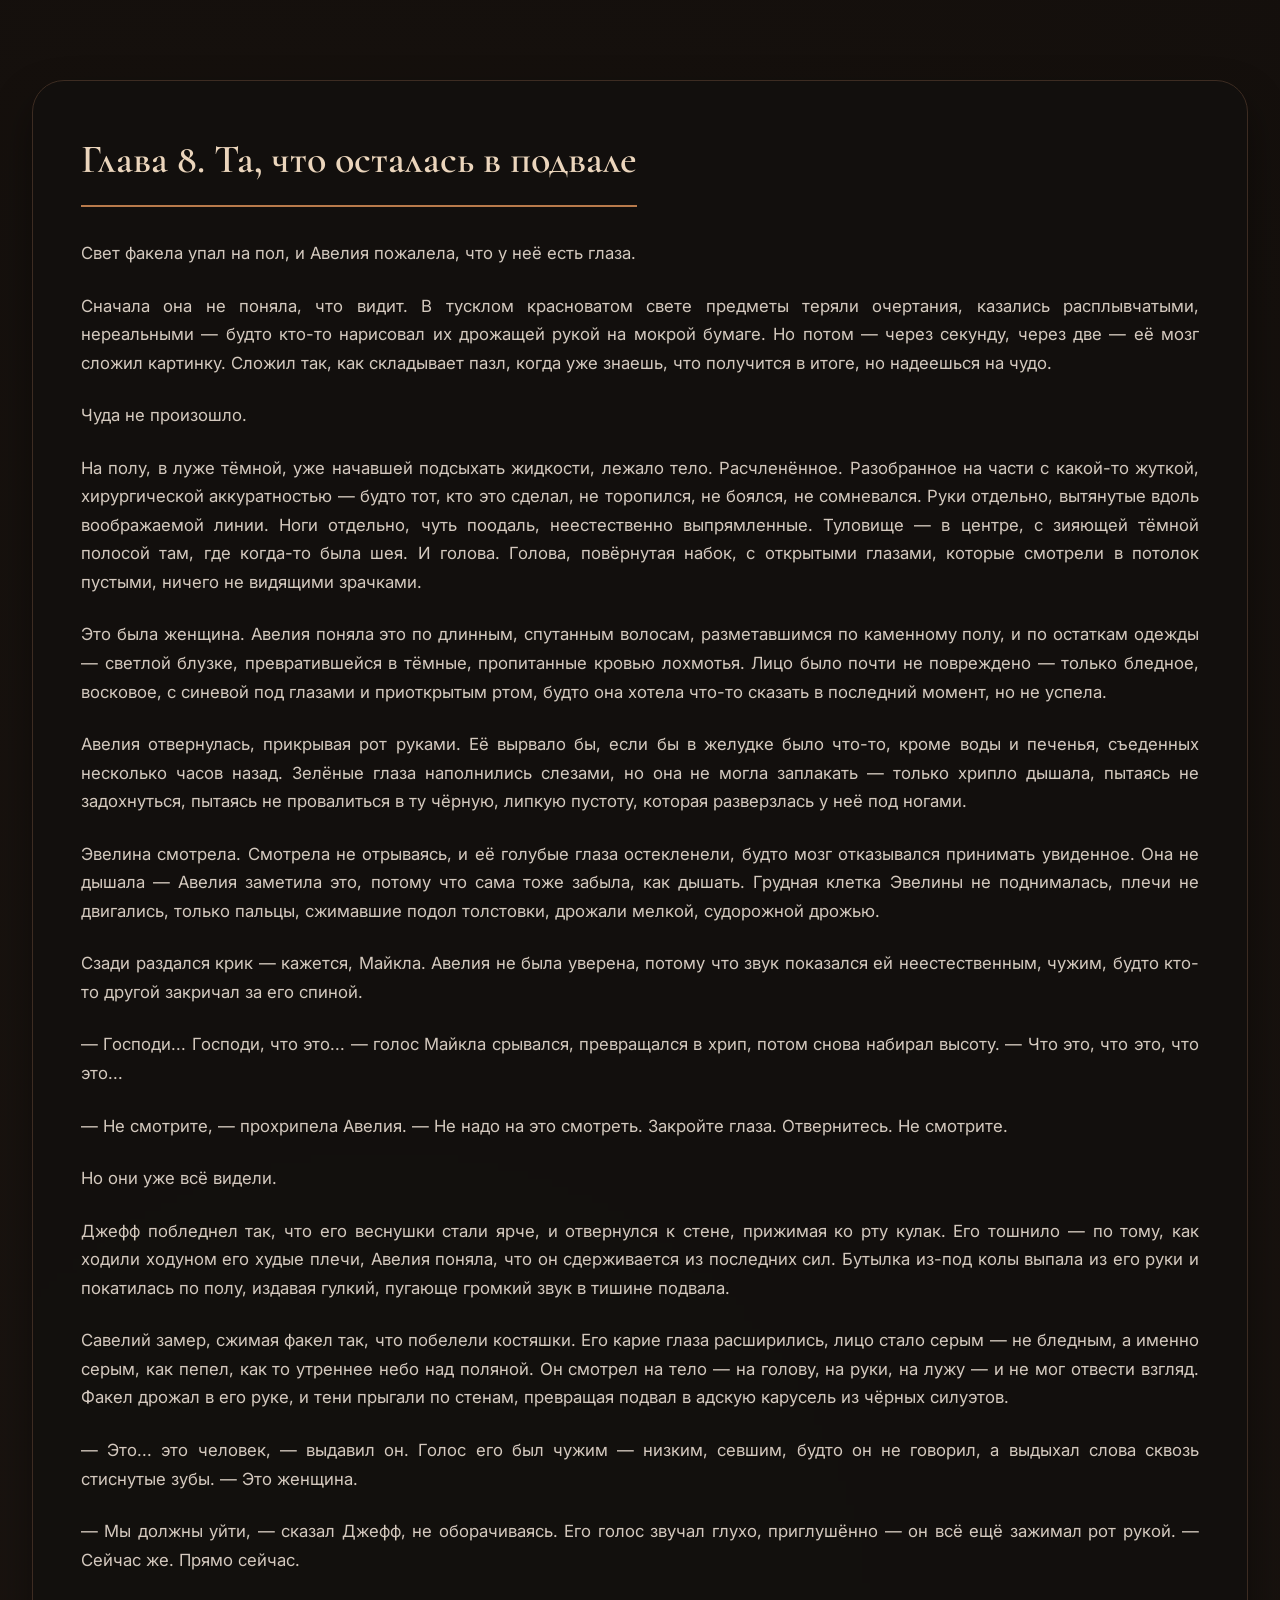
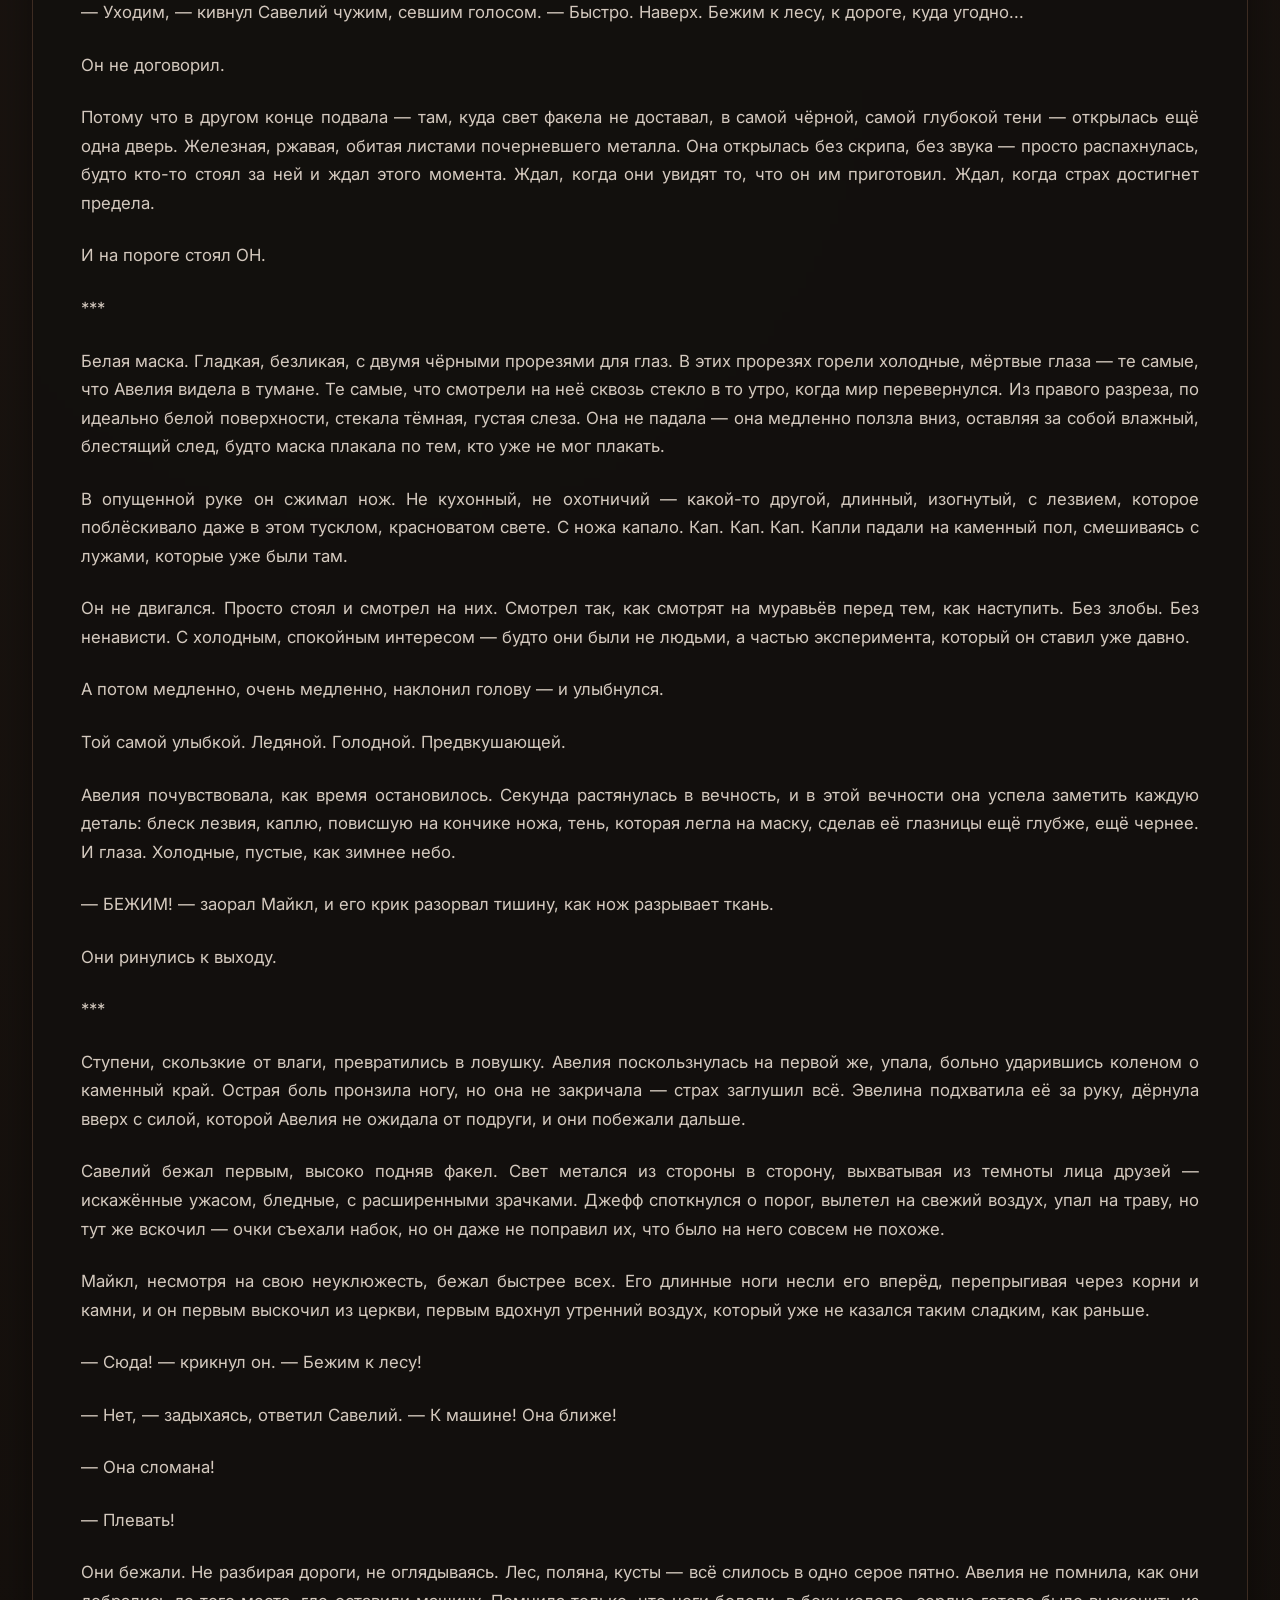
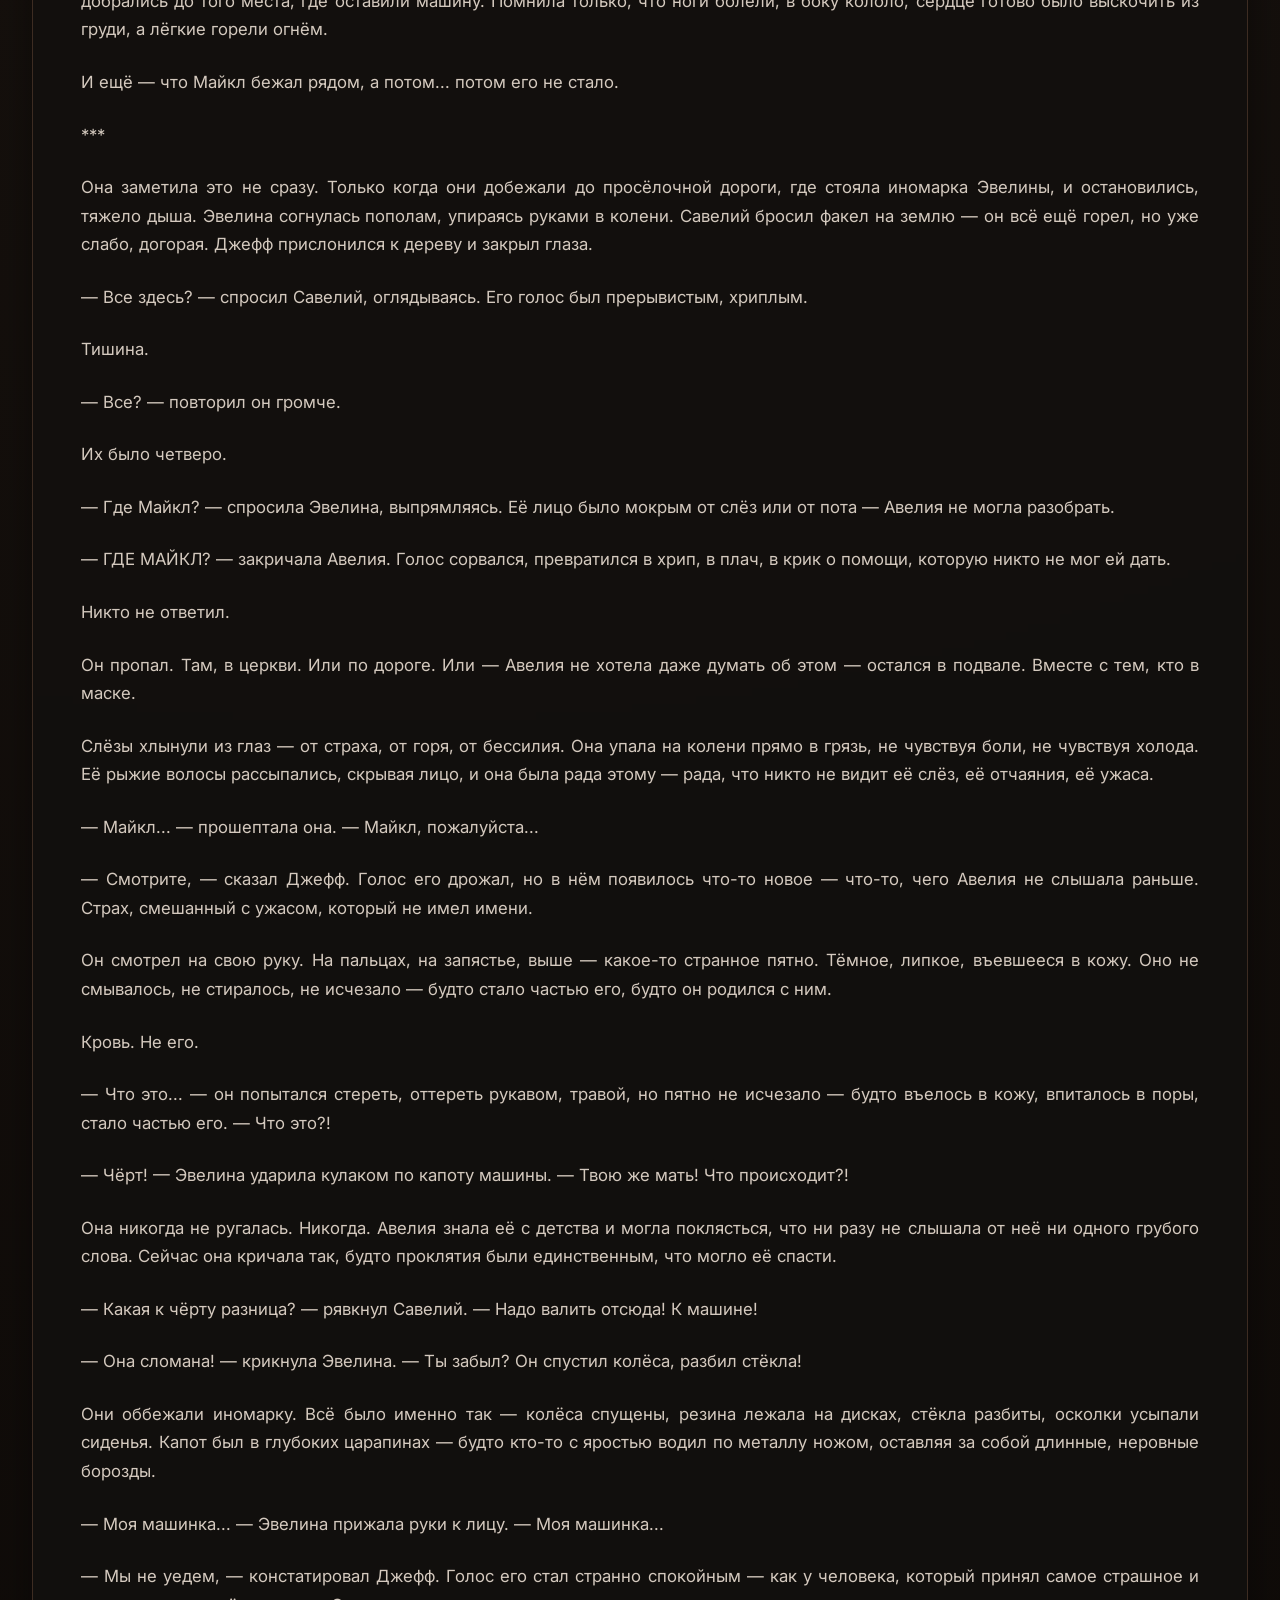
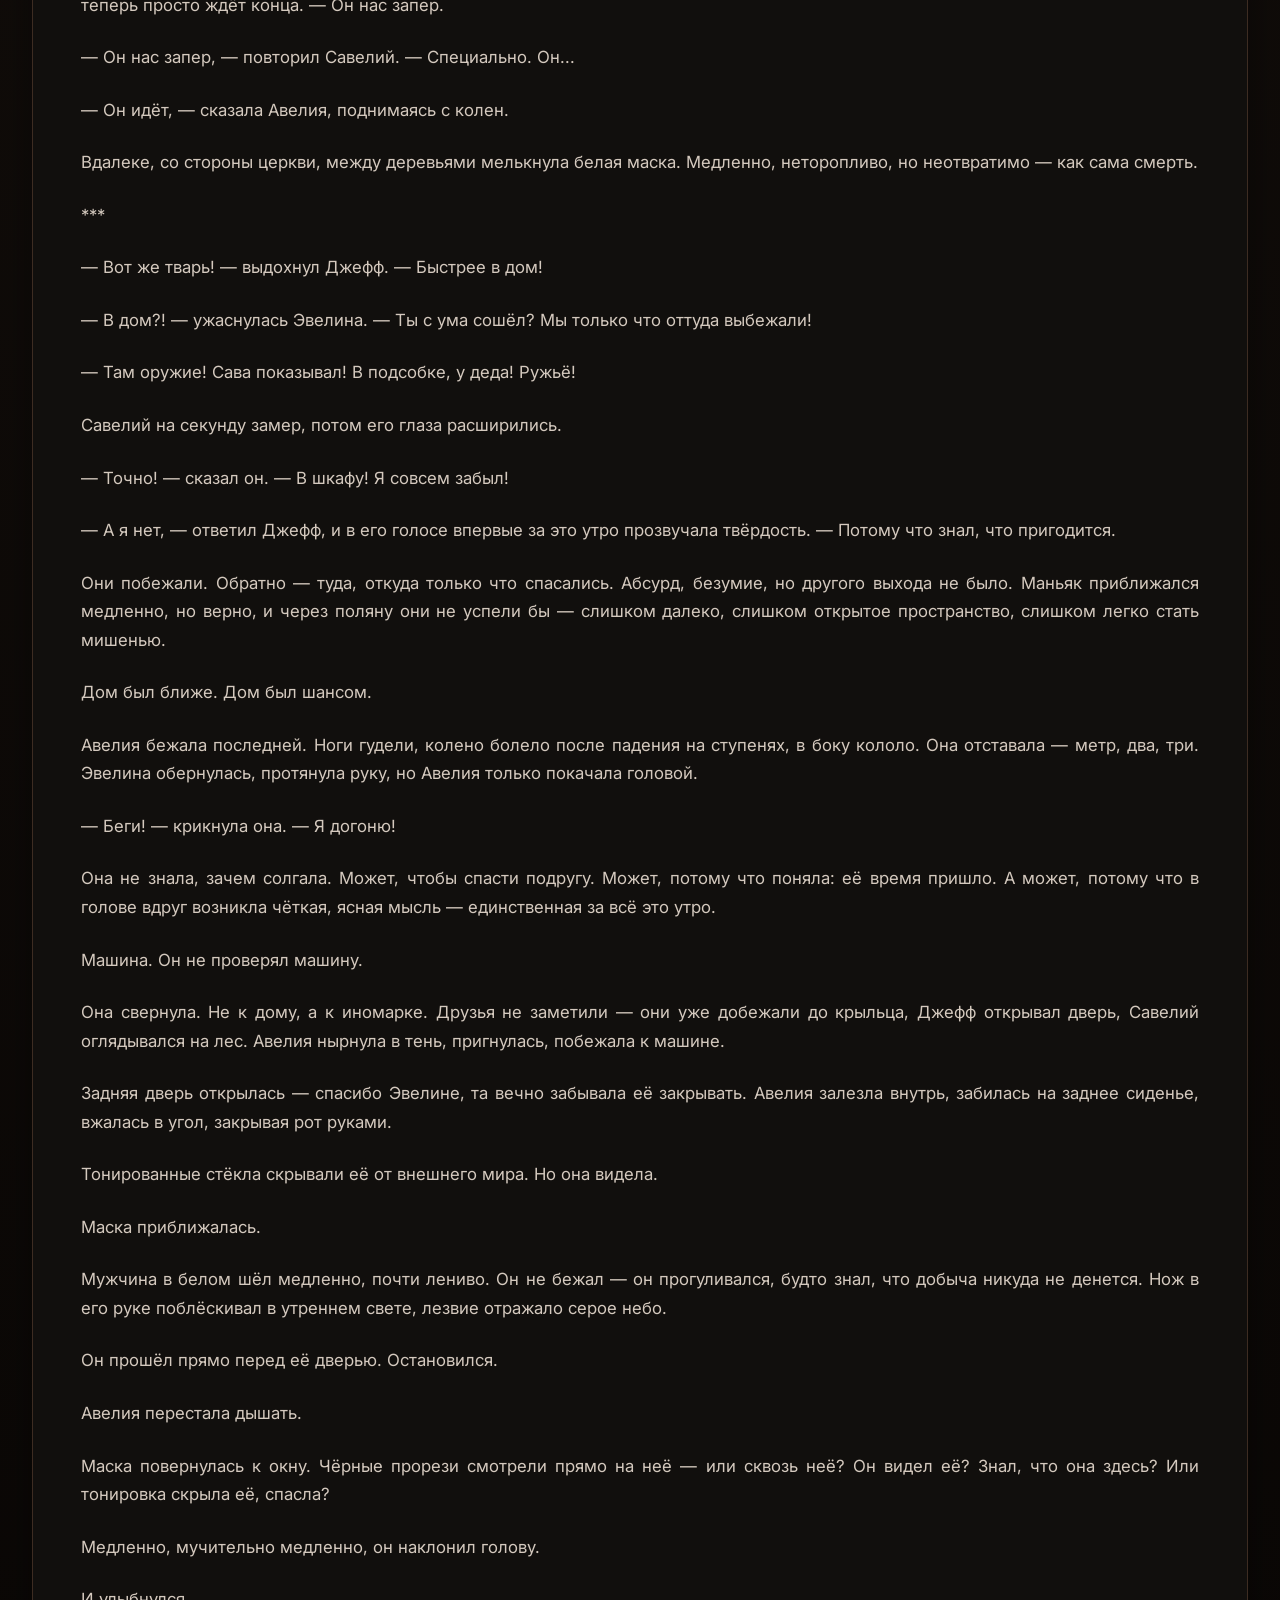
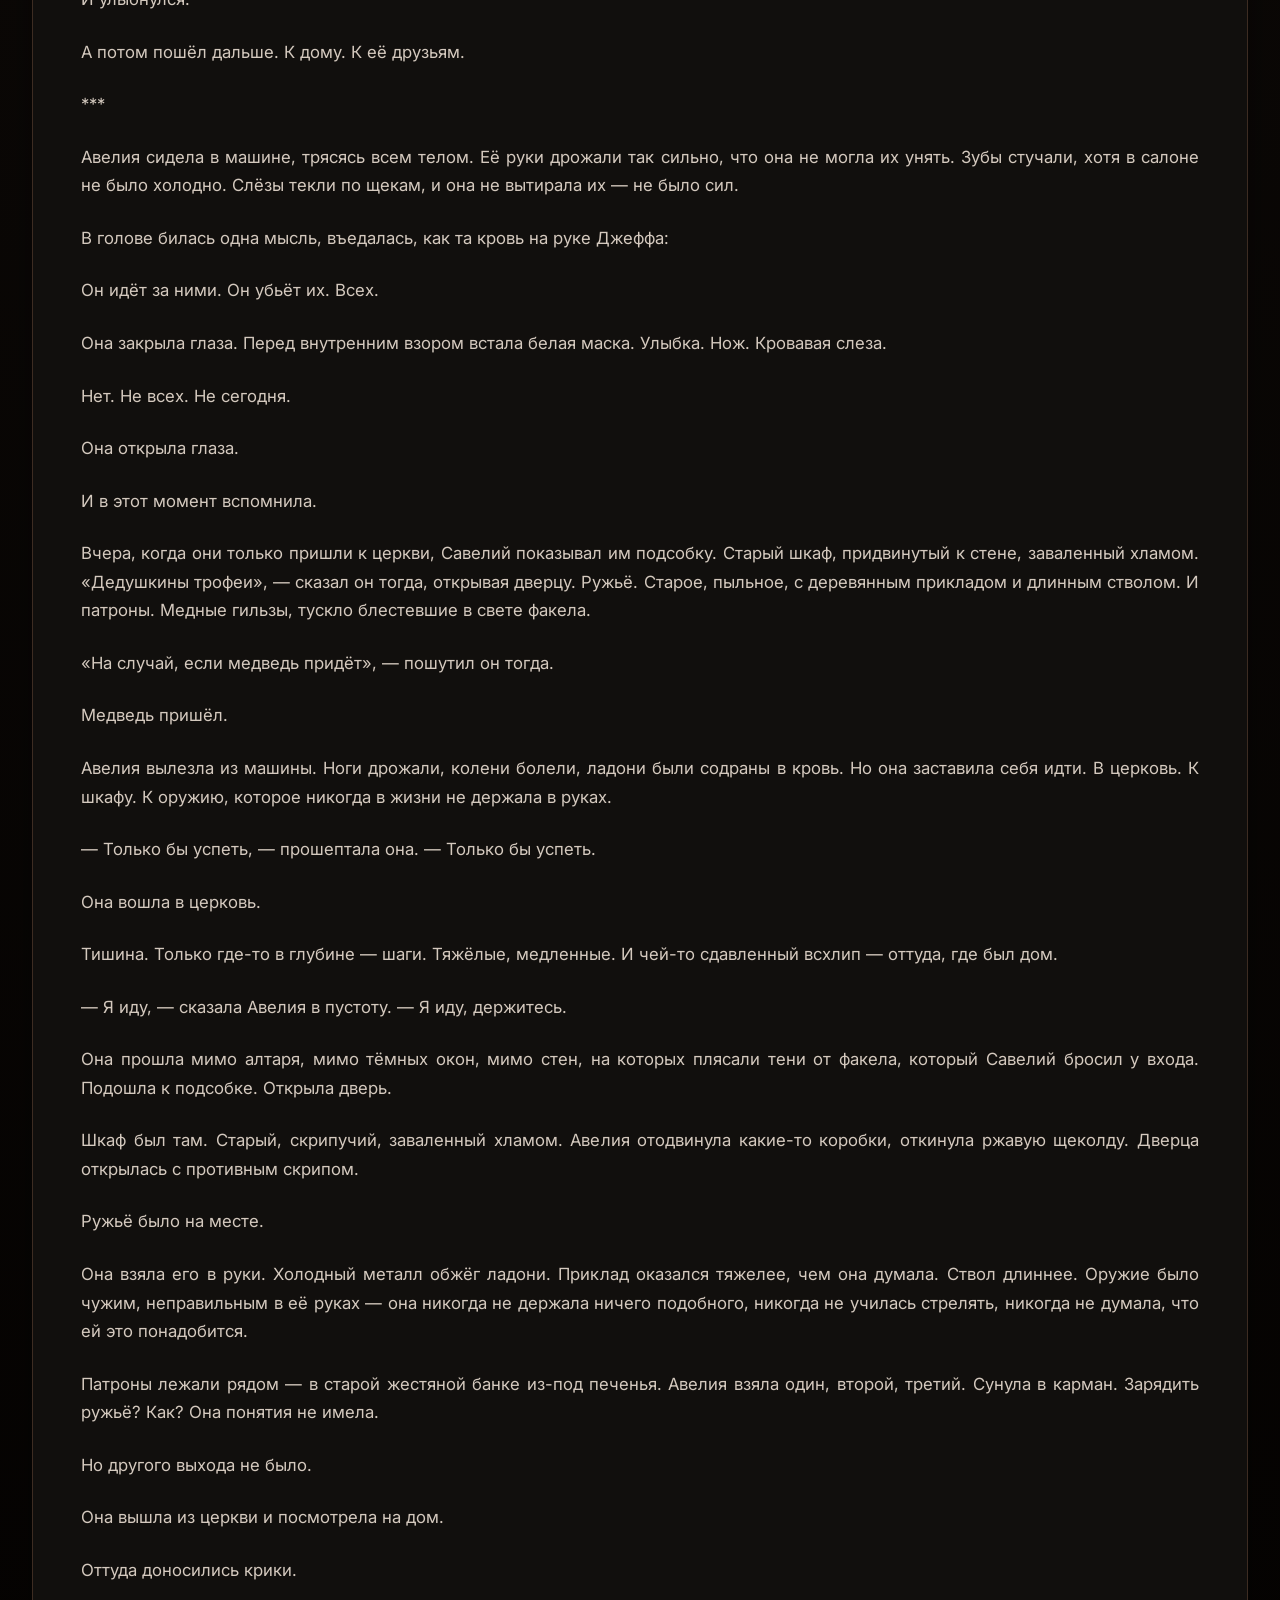
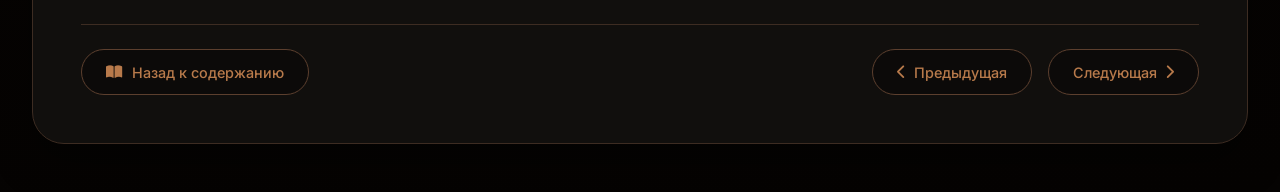
<file: tty/glava8.html>
<!DOCTYPE html>
<html lang="ru">
<head>
    <meta charset="UTF-8">
    <meta name="viewport" content="width=device-width, initial-scale=1.0">
    <title>Глава 8. Та, что осталась в подвале</title>
    <link rel="preconnect" href="https://fonts.googleapis.com">
    <link rel="preconnect" href="https://fonts.gstatic.com" crossorigin>
    <link href="https://fonts.googleapis.com/css2?family=Cormorant+Garamond:ital,wght@0,400;0,500;0,600;0,700;1,400;1,500;1,600&family=Inter:opsz,wght@14..32,300;34..32,400;34..32,500;34..32,600;34..32,700&display=swap" rel="stylesheet">
    <link rel="stylesheet" href="https://cdnjs.cloudflare.com/ajax/libs/font-awesome/6.0.0-beta3/css/all.min.css">
    <link rel="stylesheet" href="ind.css">
</head>
<body>

    <div class="chapter-page">
        <div class="container">
            <div class="chapter-full">
                <h1>Глава 8. Та, что осталась в подвале</h1>
                <p>Свет факела упал на пол, и Авелия пожалела, что у неё есть глаза.</p>
                
                <p>Сначала она не поняла, что видит. В тусклом красноватом свете предметы теряли очертания, казались расплывчатыми, нереальными — будто кто-то нарисовал их дрожащей рукой на мокрой бумаге. Но потом — через секунду, через две — её мозг сложил картинку. Сложил так, как складывает пазл, когда уже знаешь, что получится в итоге, но надеешься на чудо.</p>
                
                <p>Чуда не произошло.</p>
                
                <p>На полу, в луже тёмной, уже начавшей подсыхать жидкости, лежало тело. Расчленённое. Разобранное на части с какой-то жуткой, хирургической аккуратностью — будто тот, кто это сделал, не торопился, не боялся, не сомневался. Руки отдельно, вытянутые вдоль воображаемой линии. Ноги отдельно, чуть поодаль, неестественно выпрямленные. Туловище — в центре, с зияющей тёмной полосой там, где когда-то была шея. И голова. Голова, повёрнутая набок, с открытыми глазами, которые смотрели в потолок пустыми, ничего не видящими зрачками.</p>
                
                <p>Это была женщина. Авелия поняла это по длинным, спутанным волосам, разметавшимся по каменному полу, и по остаткам одежды — светлой блузке, превратившейся в тёмные, пропитанные кровью лохмотья. Лицо было почти не повреждено — только бледное, восковое, с синевой под глазами и приоткрытым ртом, будто она хотела что-то сказать в последний момент, но не успела.</p>
                
                <p>Авелия отвернулась, прикрывая рот руками. Её вырвало бы, если бы в желудке было что-то, кроме воды и печенья, съеденных несколько часов назад. Зелёные глаза наполнились слезами, но она не могла заплакать — только хрипло дышала, пытаясь не задохнуться, пытаясь не провалиться в ту чёрную, липкую пустоту, которая разверзлась у неё под ногами.</p>
                
                <p>Эвелина смотрела. Смотрела не отрываясь, и её голубые глаза остекленели, будто мозг отказывался принимать увиденное. Она не дышала — Авелия заметила это, потому что сама тоже забыла, как дышать. Грудная клетка Эвелины не поднималась, плечи не двигались, только пальцы, сжимавшие подол толстовки, дрожали мелкой, судорожной дрожью.</p>
                
                <p>Сзади раздался крик — кажется, Майкла. Авелия не была уверена, потому что звук показался ей неестественным, чужим, будто кто-то другой закричал за его спиной.</p>
                
                <p>— Господи... Господи, что это... — голос Майкла срывался, превращался в хрип, потом снова набирал высоту. — Что это, что это, что это...</p>
                
                <p>— Не смотрите, — прохрипела Авелия. — Не надо на это смотреть. Закройте глаза. Отвернитесь. Не смотрите.</p>
                
                <p>Но они уже всё видели.</p>
                
                <p>Джефф побледнел так, что его веснушки стали ярче, и отвернулся к стене, прижимая ко рту кулак. Его тошнило — по тому, как ходили ходуном его худые плечи, Авелия поняла, что он сдерживается из последних сил. Бутылка из-под колы выпала из его руки и покатилась по полу, издавая гулкий, пугающе громкий звук в тишине подвала.</p>
                
                <p>Савелий замер, сжимая факел так, что побелели костяшки. Его карие глаза расширились, лицо стало серым — не бледным, а именно серым, как пепел, как то утреннее небо над поляной. Он смотрел на тело — на голову, на руки, на лужу — и не мог отвести взгляд. Факел дрожал в его руке, и тени прыгали по стенам, превращая подвал в адскую карусель из чёрных силуэтов.</p>
                
                <p>— Это... это человек, — выдавил он. Голос его был чужим — низким, севшим, будто он не говорил, а выдыхал слова сквозь стиснутые зубы. — Это женщина.</p>
                
                <p>— Мы должны уйти, — сказал Джефф, не оборачиваясь. Его голос звучал глухо, приглушённо — он всё ещё зажимал рот рукой. — Сейчас же. Прямо сейчас.</p>
                
                <p>— Уходим, — кивнул Савелий чужим, севшим голосом. — Быстро. Наверх. Бежим к лесу, к дороге, куда угодно...</p>
                
                <p>Он не договорил.</p>
                
                <p>Потому что в другом конце подвала — там, куда свет факела не доставал, в самой чёрной, самой глубокой тени — открылась ещё одна дверь. Железная, ржавая, обитая листами почерневшего металла. Она открылась без скрипа, без звука — просто распахнулась, будто кто-то стоял за ней и ждал этого момента. Ждал, когда они увидят то, что он им приготовил. Ждал, когда страх достигнет предела.</p>
                
                <p>И на пороге стоял ОН.</p>
                
                <p>***</p>
                
                <p>Белая маска. Гладкая, безликая, с двумя чёрными прорезями для глаз. В этих прорезях горели холодные, мёртвые глаза — те самые, что Авелия видела в тумане. Те самые, что смотрели на неё сквозь стекло в то утро, когда мир перевернулся. Из правого разреза, по идеально белой поверхности, стекала тёмная, густая слеза. Она не падала — она медленно ползла вниз, оставляя за собой влажный, блестящий след, будто маска плакала по тем, кто уже не мог плакать.</p>
                
                <p>В опущенной руке он сжимал нож. Не кухонный, не охотничий — какой-то другой, длинный, изогнутый, с лезвием, которое поблёскивало даже в этом тусклом, красноватом свете. С ножа капало. Кап. Кап. Кап. Капли падали на каменный пол, смешиваясь с лужами, которые уже были там.</p>
                
                <p>Он не двигался. Просто стоял и смотрел на них. Смотрел так, как смотрят на муравьёв перед тем, как наступить. Без злобы. Без ненависти. С холодным, спокойным интересом — будто они были не людьми, а частью эксперимента, который он ставил уже давно.</p>
                
                <p>А потом медленно, очень медленно, наклонил голову — и улыбнулся.</p>
                
                <p>Той самой улыбкой. Ледяной. Голодной. Предвкушающей.</p>
                
                <p>Авелия почувствовала, как время остановилось. Секунда растянулась в вечность, и в этой вечности она успела заметить каждую деталь: блеск лезвия, каплю, повисшую на кончике ножа, тень, которая легла на маску, сделав её глазницы ещё глубже, ещё чернее. И глаза. Холодные, пустые, как зимнее небо.</p>
                
                <p>— БЕЖИМ! — заорал Майкл, и его крик разорвал тишину, как нож разрывает ткань.</p>
                
                <p>Они ринулись к выходу.</p>
                
                <p>***</p>
                
                <p>Ступени, скользкие от влаги, превратились в ловушку. Авелия поскользнулась на первой же, упала, больно ударившись коленом о каменный край. Острая боль пронзила ногу, но она не закричала — страх заглушил всё. Эвелина подхватила её за руку, дёрнула вверх с силой, которой Авелия не ожидала от подруги, и они побежали дальше.</p>
                
                <p>Савелий бежал первым, высоко подняв факел. Свет метался из стороны в сторону, выхватывая из темноты лица друзей — искажённые ужасом, бледные, с расширенными зрачками. Джефф споткнулся о порог, вылетел на свежий воздух, упал на траву, но тут же вскочил — очки съехали набок, но он даже не поправил их, что было на него совсем не похоже.</p>
                
                <p>Майкл, несмотря на свою неуклюжесть, бежал быстрее всех. Его длинные ноги несли его вперёд, перепрыгивая через корни и камни, и он первым выскочил из церкви, первым вдохнул утренний воздух, который уже не казался таким сладким, как раньше.</p>
                
                <p>— Сюда! — крикнул он. — Бежим к лесу!</p>
                
                <p>— Нет, — задыхаясь, ответил Савелий. — К машине! Она ближе!</p>
                
                <p>— Она сломана!</p>
                
                <p>— Плевать!</p>
                
                <p>Они бежали. Не разбирая дороги, не оглядываясь. Лес, поляна, кусты — всё слилось в одно серое пятно. Авелия не помнила, как они добрались до того места, где оставили машину. Помнила только, что ноги болели, в боку кололо, сердце готово было выскочить из груди, а лёгкие горели огнём.</p>
                
                <p>И ещё — что Майкл бежал рядом, а потом... потом его не стало.</p>
                
                <p>***</p>
                
                <p>Она заметила это не сразу. Только когда они добежали до просёлочной дороги, где стояла иномарка Эвелины, и остановились, тяжело дыша. Эвелина согнулась пополам, упираясь руками в колени. Савелий бросил факел на землю — он всё ещё горел, но уже слабо, догорая. Джефф прислонился к дереву и закрыл глаза.</p>
                
                <p>— Все здесь? — спросил Савелий, оглядываясь. Его голос был прерывистым, хриплым.</p>
                
                <p>Тишина.</p>
                
                <p>— Все? — повторил он громче.</p>
                
                <p>Их было четверо.</p>
                
                <p>— Где Майкл? — спросила Эвелина, выпрямляясь. Её лицо было мокрым от слёз или от пота — Авелия не могла разобрать.</p>
                
                <p>— ГДЕ МАЙКЛ? — закричала Авелия. Голос сорвался, превратился в хрип, в плач, в крик о помощи, которую никто не мог ей дать.</p>
                
                <p>Никто не ответил.</p>
                
                <p>Он пропал. Там, в церкви. Или по дороге. Или — Авелия не хотела даже думать об этом — остался в подвале. Вместе с тем, кто в маске.</p>
                
                <p>Слёзы хлынули из глаз — от страха, от горя, от бессилия. Она упала на колени прямо в грязь, не чувствуя боли, не чувствуя холода. Её рыжие волосы рассыпались, скрывая лицо, и она была рада этому — рада, что никто не видит её слёз, её отчаяния, её ужаса.</p>
                
                <p>— Майкл... — прошептала она. — Майкл, пожалуйста...</p>
                
                <p>— Смотрите, — сказал Джефф. Голос его дрожал, но в нём появилось что-то новое — что-то, чего Авелия не слышала раньше. Страх, смешанный с ужасом, который не имел имени.</p>
                
                <p>Он смотрел на свою руку. На пальцах, на запястье, выше — какое-то странное пятно. Тёмное, липкое, въевшееся в кожу. Оно не смывалось, не стиралось, не исчезало — будто стало частью его, будто он родился с ним.</p>
                
                <p>Кровь. Не его.</p>
                
                <p>— Что это... — он попытался стереть, оттереть рукавом, травой, но пятно не исчезало — будто въелось в кожу, впиталось в поры, стало частью его. — Что это?!</p>
                
                <p>— Чёрт! — Эвелина ударила кулаком по капоту машины. — Твою же мать! Что происходит?!</p>
                
                <p>Она никогда не ругалась. Никогда. Авелия знала её с детства и могла поклясться, что ни разу не слышала от неё ни одного грубого слова. Сейчас она кричала так, будто проклятия были единственным, что могло её спасти.</p>
                
                <p>— Какая к чёрту разница? — рявкнул Савелий. — Надо валить отсюда! К машине!</p>
                
                <p>— Она сломана! — крикнула Эвелина. — Ты забыл? Он спустил колёса, разбил стёкла!</p>
                
                <p>Они оббежали иномарку. Всё было именно так — колёса спущены, резина лежала на дисках, стёкла разбиты, осколки усыпали сиденья. Капот был в глубоких царапинах — будто кто-то с яростью водил по металлу ножом, оставляя за собой длинные, неровные борозды.</p>
                
                <p>— Моя машинка... — Эвелина прижала руки к лицу. — Моя машинка...</p>
                
                <p>— Мы не уедем, — констатировал Джефф. Голос его стал странно спокойным — как у человека, который принял самое страшное и теперь просто ждёт конца. — Он нас запер.</p>
                
                <p>— Он нас запер, — повторил Савелий. — Специально. Он...</p>
                
                <p>— Он идёт, — сказала Авелия, поднимаясь с колен.</p>
                
                <p>Вдалеке, со стороны церкви, между деревьями мелькнула белая маска. Медленно, неторопливо, но неотвратимо — как сама смерть.</p>
                
                <p>***</p>
                
                <p>— Вот же тварь! — выдохнул Джефф. — Быстрее в дом!</p>
                
                <p>— В дом?! — ужаснулась Эвелина. — Ты с ума сошёл? Мы только что оттуда выбежали!</p>
                
                <p>— Там оружие! Сава показывал! В подсобке, у деда! Ружьё!</p>
                
                <p>Савелий на секунду замер, потом его глаза расширились.</p>
                
                <p>— Точно! — сказал он. — В шкафу! Я совсем забыл!</p>
                
                <p>— А я нет, — ответил Джефф, и в его голосе впервые за это утро прозвучала твёрдость. — Потому что знал, что пригодится.</p>
                
                <p>Они побежали. Обратно — туда, откуда только что спасались. Абсурд, безумие, но другого выхода не было. Маньяк приближался медленно, но верно, и через поляну они не успели бы — слишком далеко, слишком открытое пространство, слишком легко стать мишенью.</p>
                
                <p>Дом был ближе. Дом был шансом.</p>
                
                <p>Авелия бежала последней. Ноги гудели, колено болело после падения на ступенях, в боку кололо. Она отставала — метр, два, три. Эвелина обернулась, протянула руку, но Авелия только покачала головой.</p>
                
                <p>— Беги! — крикнула она. — Я догоню!</p>
                
                <p>Она не знала, зачем солгала. Может, чтобы спасти подругу. Может, потому что поняла: её время пришло. А может, потому что в голове вдруг возникла чёткая, ясная мысль — единственная за всё это утро.</p>
                
                <p>Машина. Он не проверял машину.</p>
                
                <p>Она свернула. Не к дому, а к иномарке. Друзья не заметили — они уже добежали до крыльца, Джефф открывал дверь, Савелий оглядывался на лес. Авелия нырнула в тень, пригнулась, побежала к машине.</p>
                
                <p>Задняя дверь открылась — спасибо Эвелине, та вечно забывала её закрывать. Авелия залезла внутрь, забилась на заднее сиденье, вжалась в угол, закрывая рот руками.</p>
                
                <p>Тонированные стёкла скрывали её от внешнего мира. Но она видела.</p>
                
                <p>Маска приближалась.</p>
                
                <p>Мужчина в белом шёл медленно, почти лениво. Он не бежал — он прогуливался, будто знал, что добыча никуда не денется. Нож в его руке поблёскивал в утреннем свете, лезвие отражало серое небо.</p>
                
                <p>Он прошёл прямо перед её дверью. Остановился.</p>
                
                <p>Авелия перестала дышать.</p>
                
                <p>Маска повернулась к окну. Чёрные прорези смотрели прямо на неё — или сквозь неё? Он видел её? Знал, что она здесь? Или тонировка скрыла её, спасла?</p>
                
                <p>Медленно, мучительно медленно, он наклонил голову.</p>
                
                <p>И улыбнулся.</p>
                
                <p>А потом пошёл дальше. К дому. К её друзьям.</p>
                
                <p>***</p>
                
                <p>Авелия сидела в машине, трясясь всем телом. Её руки дрожали так сильно, что она не могла их унять. Зубы стучали, хотя в салоне не было холодно. Слёзы текли по щекам, и она не вытирала их — не было сил.</p>
                
                <p>В голове билась одна мысль, въедалась, как та кровь на руке Джеффа:</p>
                
                <p>Он идёт за ними. Он убьёт их. Всех.</p>
                
                <p>Она закрыла глаза. Перед внутренним взором встала белая маска. Улыбка. Нож. Кровавая слеза.</p>
                
                <p>Нет. Не всех. Не сегодня.</p>
                
                <p>Она открыла глаза.</p>
                
                <p>И в этот момент вспомнила.</p>
                
                <p>Вчера, когда они только пришли к церкви, Савелий показывал им подсобку. Старый шкаф, придвинутый к стене, заваленный хламом. «Дедушкины трофеи», — сказал он тогда, открывая дверцу. Ружьё. Старое, пыльное, с деревянным прикладом и длинным стволом. И патроны. Медные гильзы, тускло блестевшие в свете факела.</p>
                
                <p>«На случай, если медведь придёт», — пошутил он тогда.</p>
                
                <p>Медведь пришёл.</p>
                
                <p>Авелия вылезла из машины. Ноги дрожали, колени болели, ладони были содраны в кровь. Но она заставила себя идти. В церковь. К шкафу. К оружию, которое никогда в жизни не держала в руках.</p>
                
                <p>— Только бы успеть, — прошептала она. — Только бы успеть.</p>
                
                <p>Она вошла в церковь.</p>
                
                <p>Тишина. Только где-то в глубине — шаги. Тяжёлые, медленные. И чей-то сдавленный всхлип — оттуда, где был дом.</p>
                
                <p>— Я иду, — сказала Авелия в пустоту. — Я иду, держитесь.</p>
                
                <p>Она прошла мимо алтаря, мимо тёмных окон, мимо стен, на которых плясали тени от факела, который Савелий бросил у входа. Подошла к подсобке. Открыла дверь.</p>
                
                <p>Шкаф был там. Старый, скрипучий, заваленный хламом. Авелия отодвинула какие-то коробки, откинула ржавую щеколду. Дверца открылась с противным скрипом.</p>
                
                <p>Ружьё было на месте.</p>
                
                <p>Она взяла его в руки. Холодный металл обжёг ладони. Приклад оказался тяжелее, чем она думала. Ствол длиннее. Оружие было чужим, неправильным в её руках — она никогда не держала ничего подобного, никогда не училась стрелять, никогда не думала, что ей это понадобится.</p>
                
                <p>Патроны лежали рядом — в старой жестяной банке из-под печенья. Авелия взяла один, второй, третий. Сунула в карман. Зарядить ружьё? Как? Она понятия не имела.</p>
                
                <p>Но другого выхода не было.</p>
                
                <p>Она вышла из церкви и посмотрела на дом.</p>
                
                <p>Оттуда доносились крики.</p>


                
                <!-- НАВИГАЦИЯ МЕЖДУ ГЛАВАМИ -->
                <div class="chapter-navigation">
                    <a href="index.html#soderzhanie" class="nav-back">
                        <i class="fas fa-book-open"></i> Назад к содержанию
                    </a>
                    <div class="nav-arrows">
                        <a href="glava7.html" class="nav-prev">
                            <i class="fas fa-chevron-left"></i> Предыдущая
                        </a>
                        <a href="glava9.html" class="nav-next">
                            Следующая <i class="fas fa-chevron-right"></i>
                        </a>
                    </div>
                </div>
            </div>
        </div>
    </div>

</body>
</html>
</file>
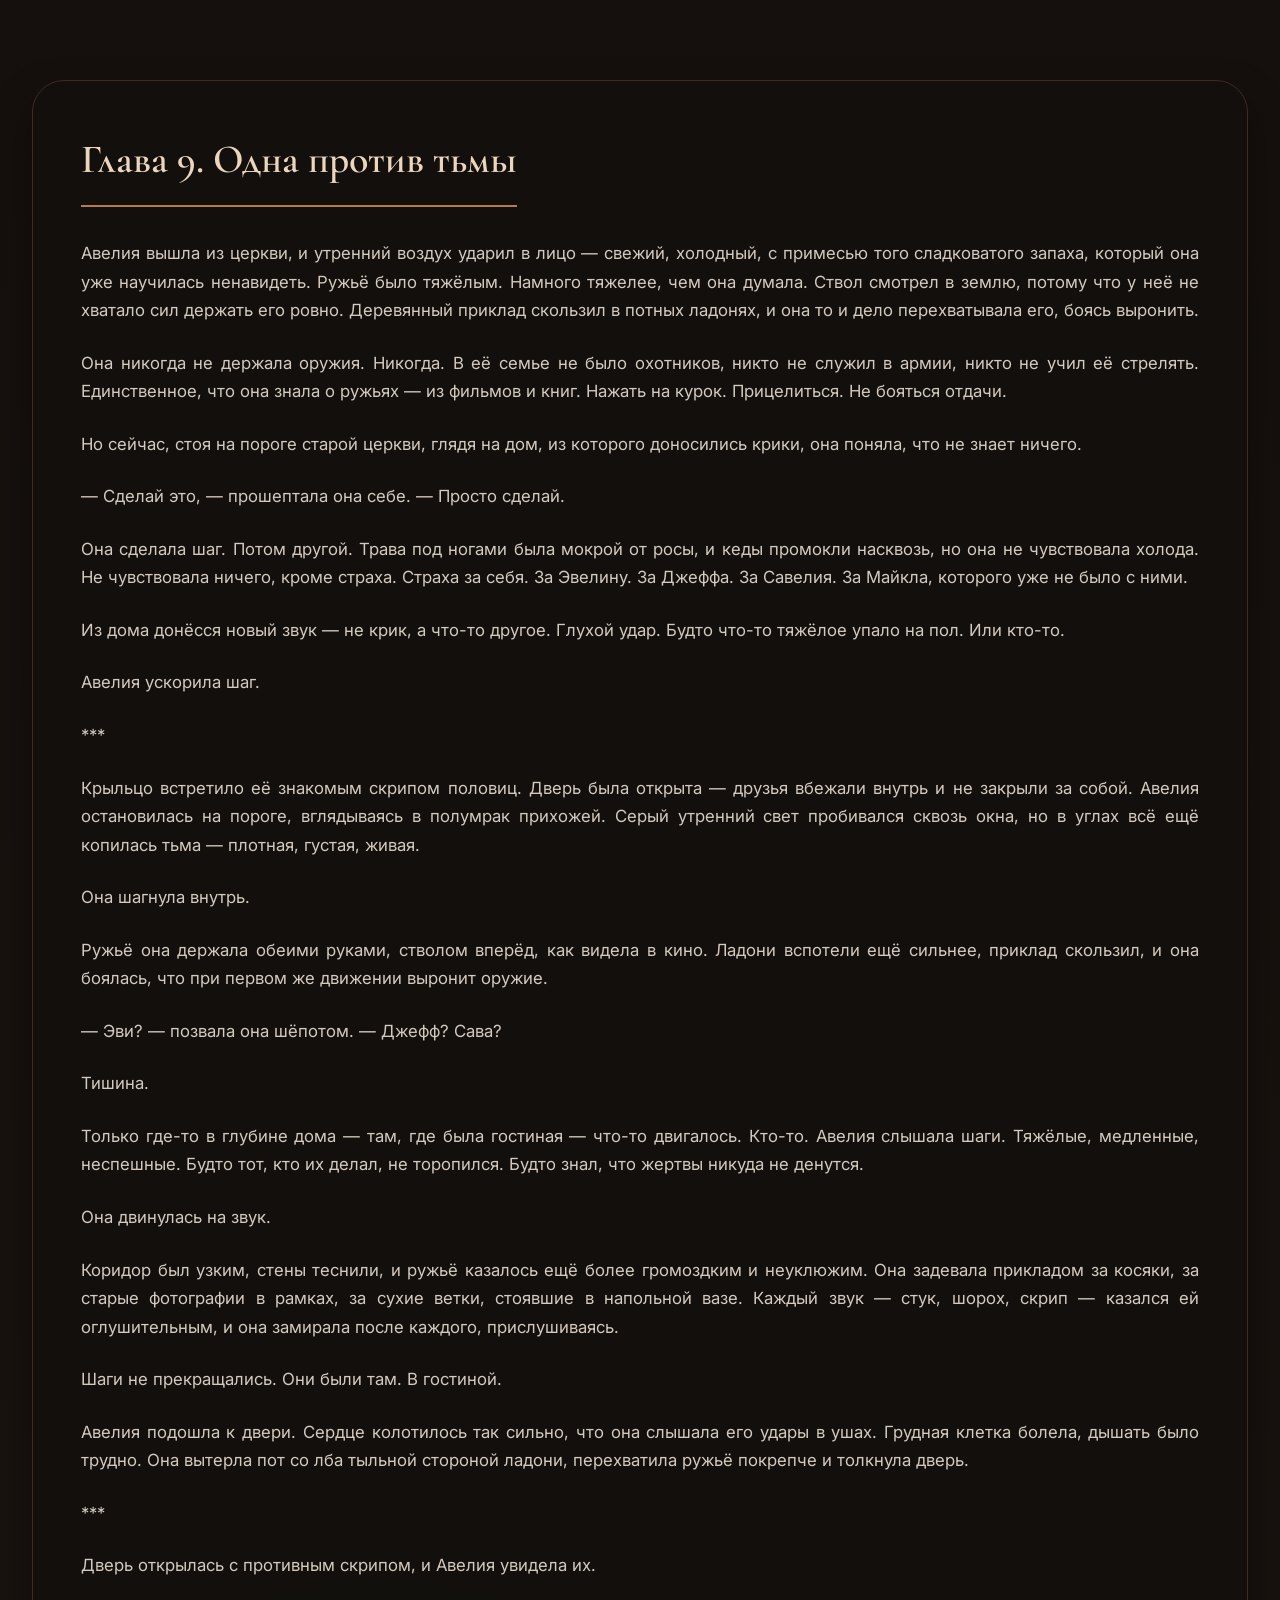
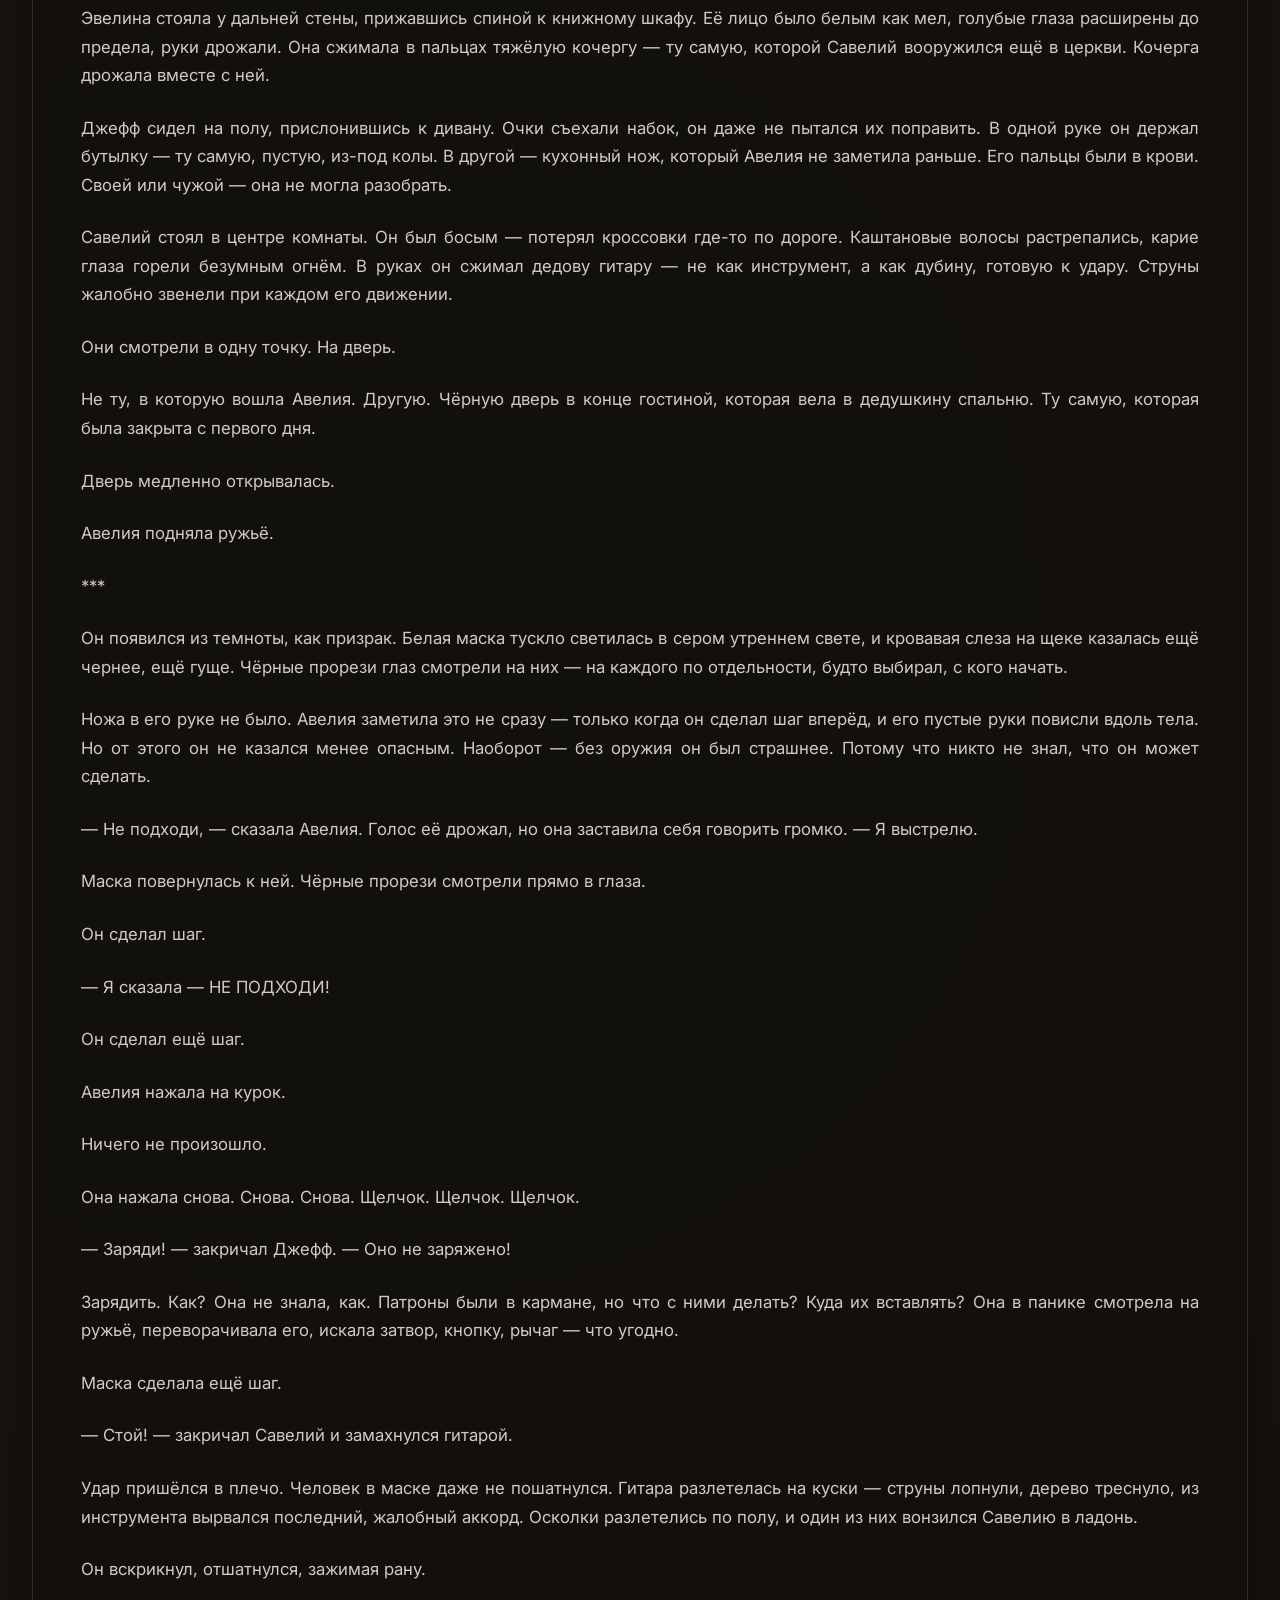
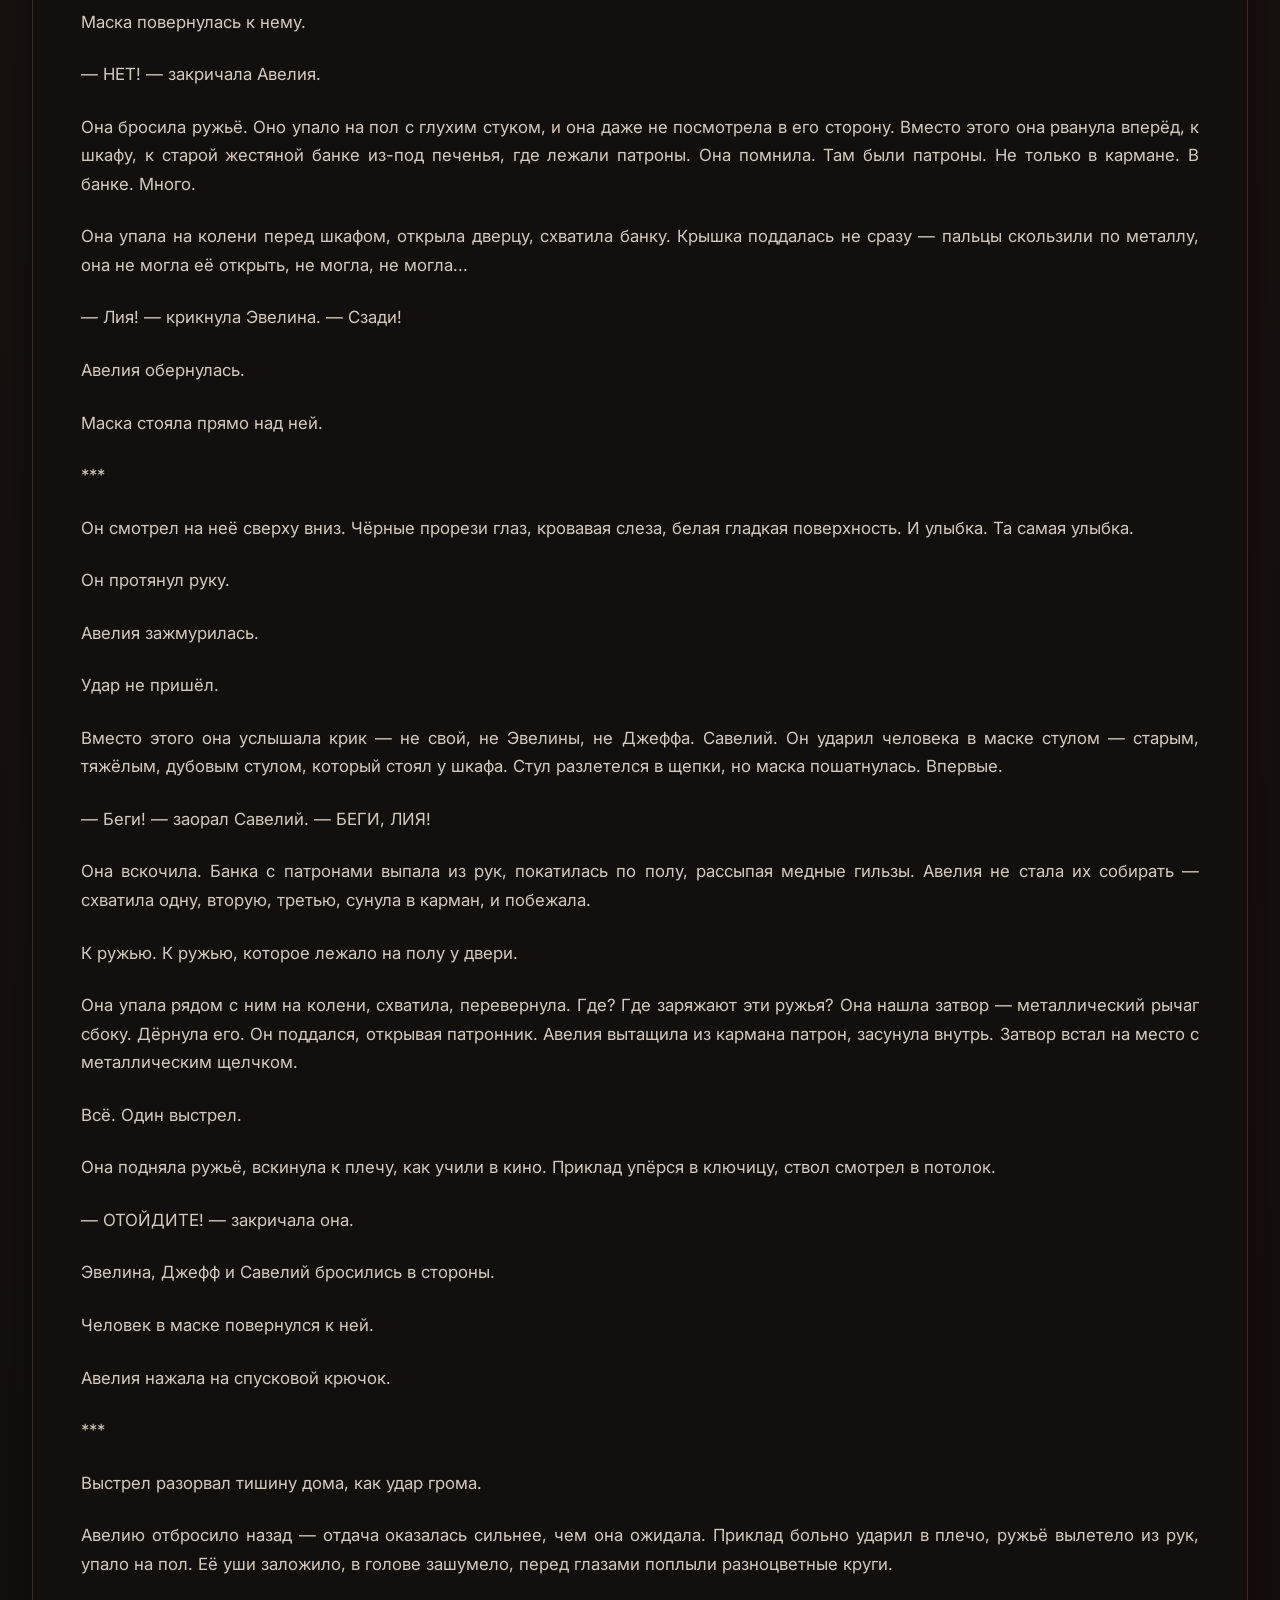
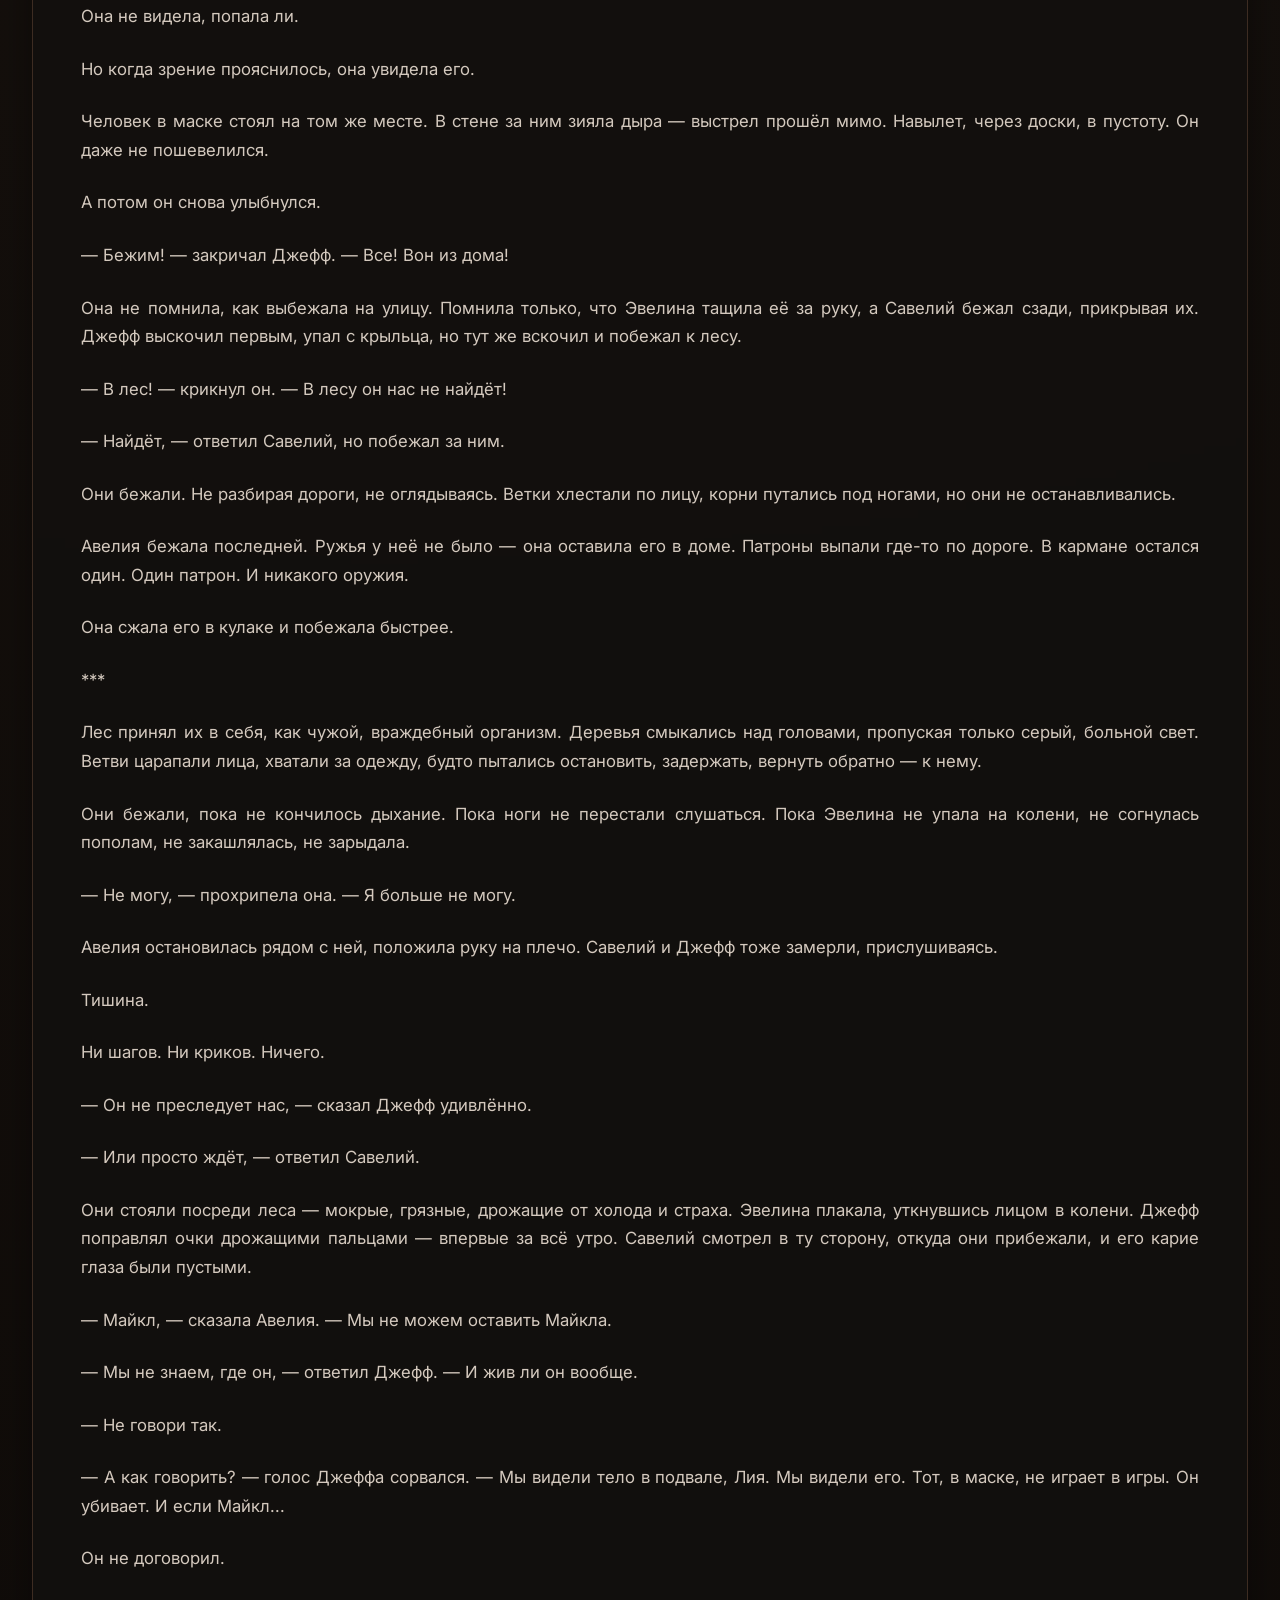
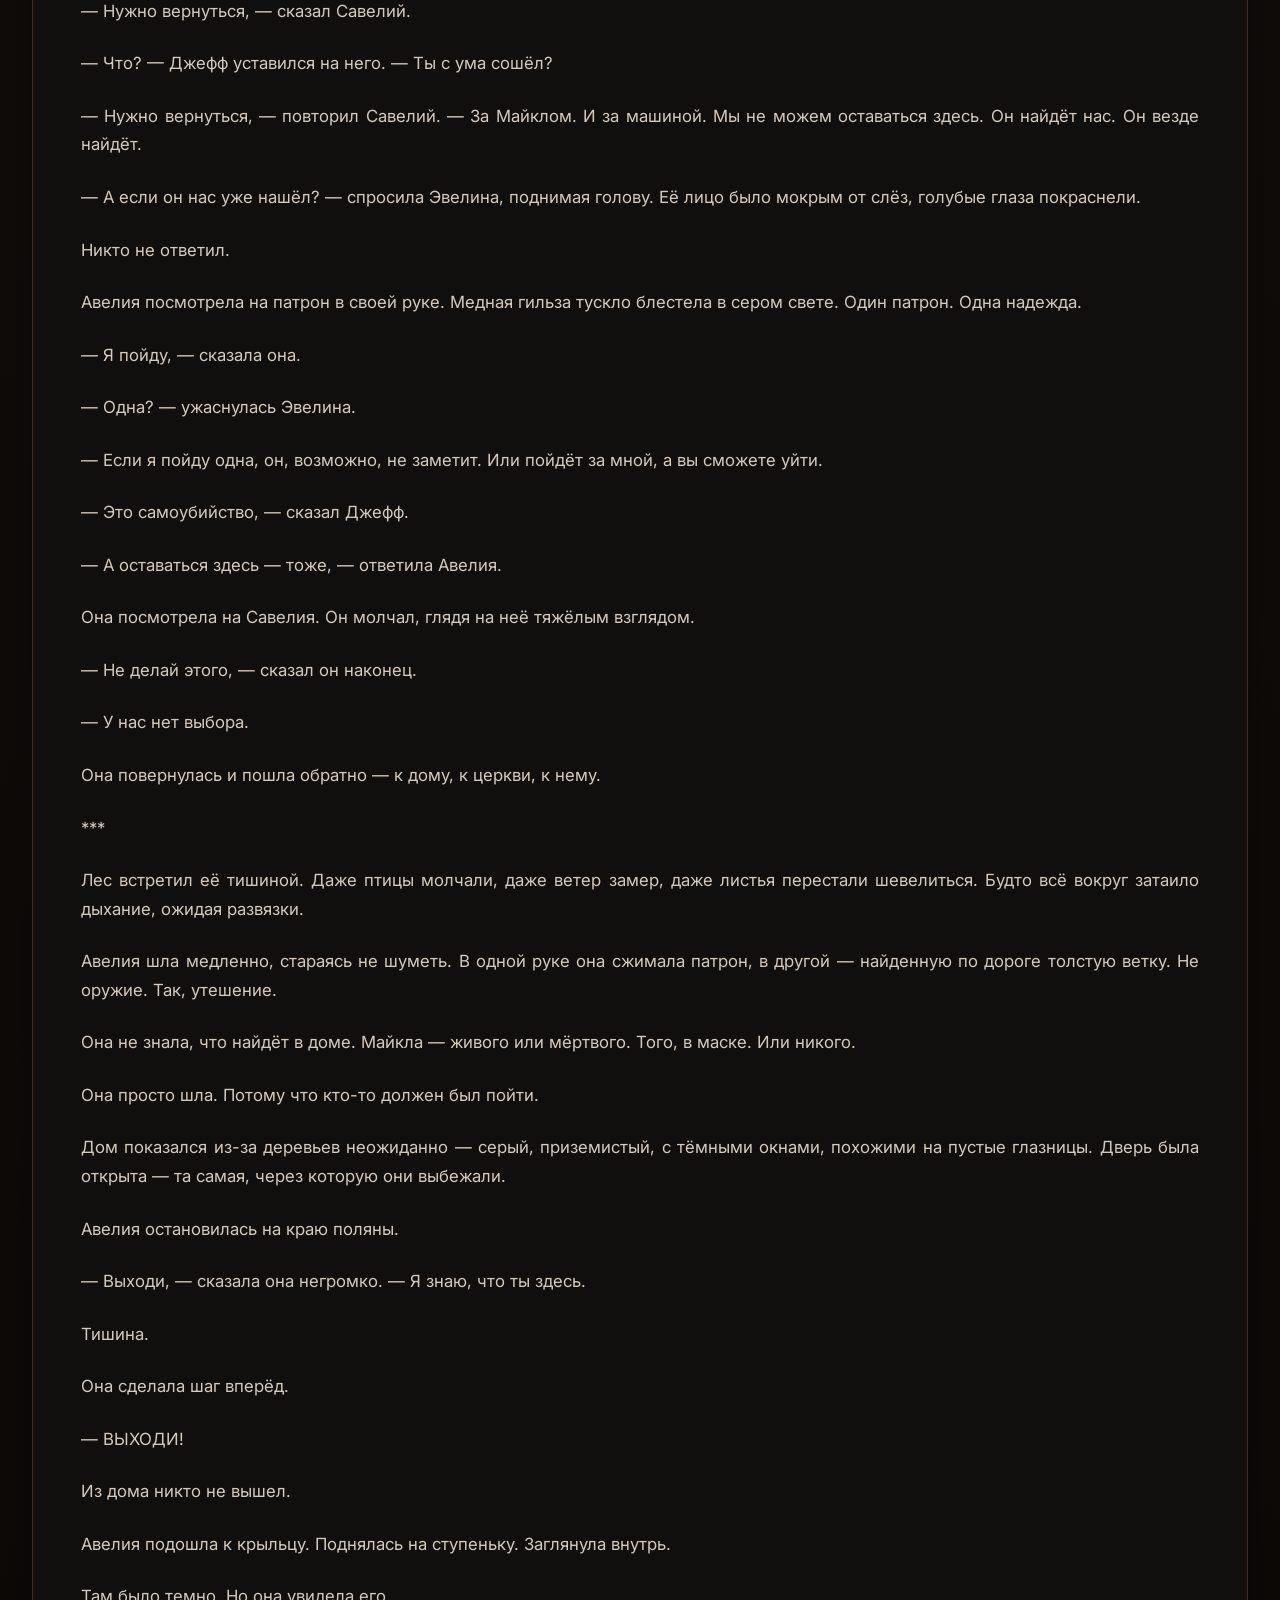
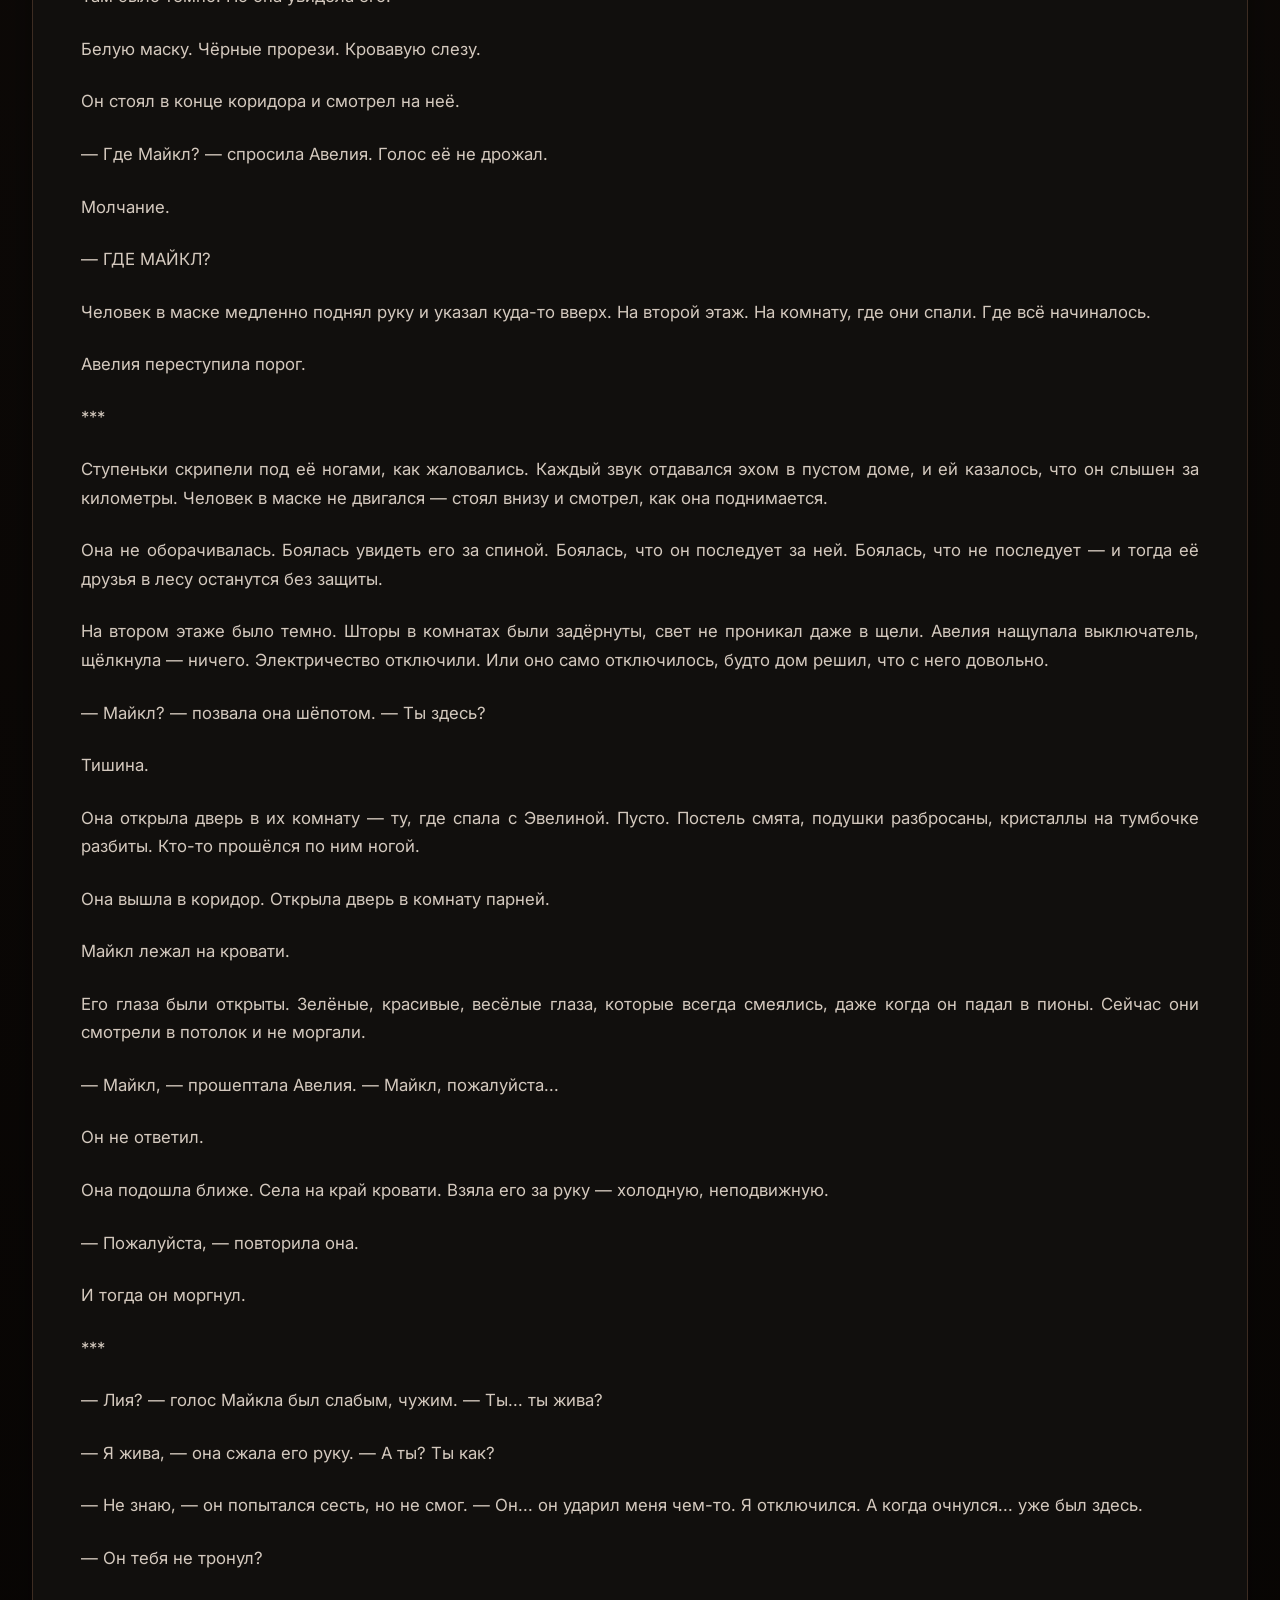
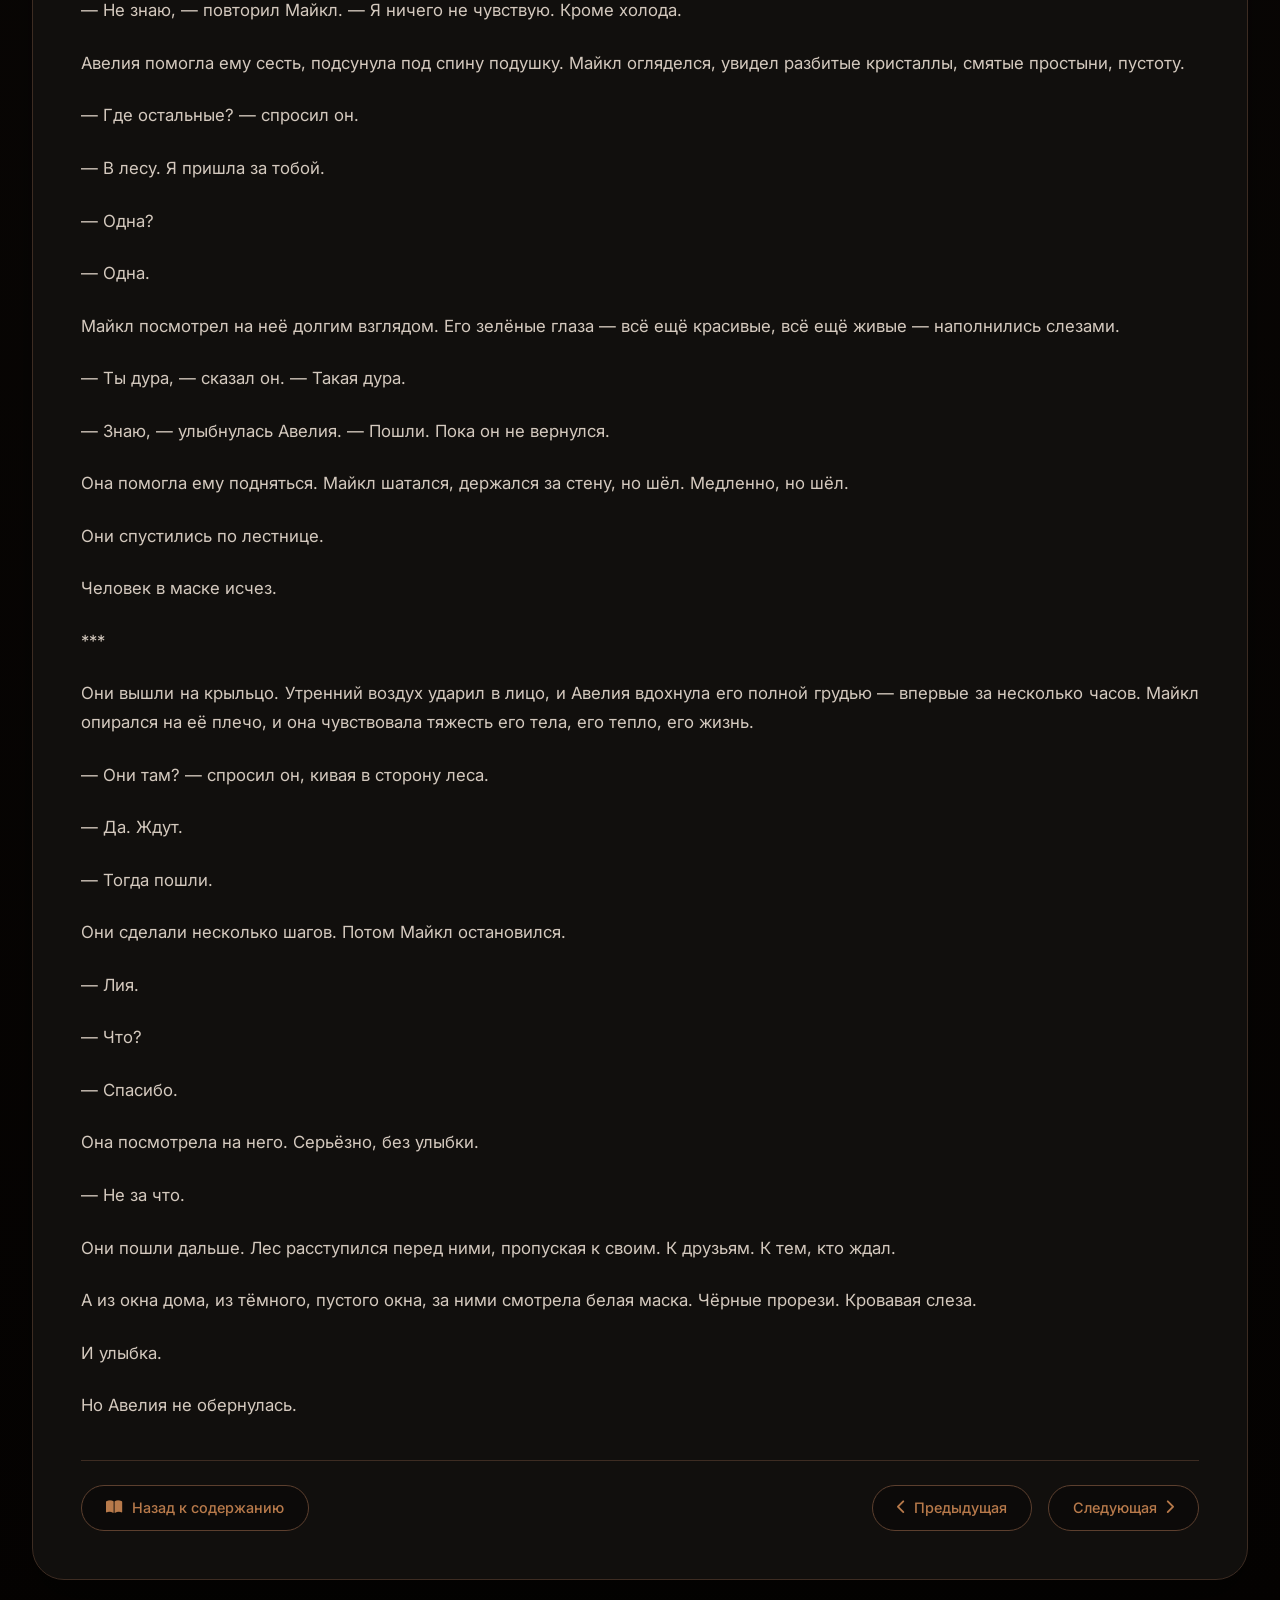
<file: tty/glava9.html>
<!DOCTYPE html>
<html lang="ru">
<head>
    <meta charset="UTF-8">
    <meta name="viewport" content="width=device-width, initial-scale=1.0">
    <title>Глава 9. Одна против тьмы</title>
    <link rel="preconnect" href="https://fonts.googleapis.com">
    <link rel="preconnect" href="https://fonts.gstatic.com" crossorigin>
    <link href="https://fonts.googleapis.com/css2?family=Cormorant+Garamond:ital,wght@0,400;0,500;0,600;0,700;1,400;1,500;1,600&family=Inter:opsz,wght@14..32,300;34..32,400;34..32,500;34..32,600;34..32,700&display=swap" rel="stylesheet">
    <link rel="stylesheet" href="https://cdnjs.cloudflare.com/ajax/libs/font-awesome/6.0.0-beta3/css/all.min.css">
    <link rel="stylesheet" href="ind.css">
</head>
<body>

    <div class="chapter-page">
        <div class="container">
            <div class="chapter-full">
                <h1>Глава 9. Одна против тьмы</h1>
                <p>Авелия вышла из церкви, и утренний воздух ударил в лицо — свежий, холодный, с примесью того сладковатого запаха, который она уже научилась ненавидеть. Ружьё было тяжёлым. Намного тяжелее, чем она думала. Ствол смотрел в землю, потому что у неё не хватало сил держать его ровно. Деревянный приклад скользил в потных ладонях, и она то и дело перехватывала его, боясь выронить.</p>
                
                <p>Она никогда не держала оружия. Никогда. В её семье не было охотников, никто не служил в армии, никто не учил её стрелять. Единственное, что она знала о ружьях — из фильмов и книг. Нажать на курок. Прицелиться. Не бояться отдачи.</p>
                
                <p>Но сейчас, стоя на пороге старой церкви, глядя на дом, из которого доносились крики, она поняла, что не знает ничего.</p>
                
                <p>— Сделай это, — прошептала она себе. — Просто сделай.</p>
                
                <p>Она сделала шаг. Потом другой. Трава под ногами была мокрой от росы, и кеды промокли насквозь, но она не чувствовала холода. Не чувствовала ничего, кроме страха. Страха за себя. За Эвелину. За Джеффа. За Савелия. За Майкла, которого уже не было с ними.</p>
                
                <p>Из дома донёсся новый звук — не крик, а что-то другое. Глухой удар. Будто что-то тяжёлое упало на пол. Или кто-то.</p>
                
                <p>Авелия ускорила шаг.</p>
                
                <p>***</p>
                
                <p>Крыльцо встретило её знакомым скрипом половиц. Дверь была открыта — друзья вбежали внутрь и не закрыли за собой. Авелия остановилась на пороге, вглядываясь в полумрак прихожей. Серый утренний свет пробивался сквозь окна, но в углах всё ещё копилась тьма — плотная, густая, живая.</p>
                
                <p>Она шагнула внутрь.</p>
                
                <p>Ружьё она держала обеими руками, стволом вперёд, как видела в кино. Ладони вспотели ещё сильнее, приклад скользил, и она боялась, что при первом же движении выронит оружие.</p>
                
                <p>— Эви? — позвала она шёпотом. — Джефф? Сава?</p>
                
                <p>Тишина.</p>
                
                <p>Только где-то в глубине дома — там, где была гостиная — что-то двигалось. Кто-то. Авелия слышала шаги. Тяжёлые, медленные, неспешные. Будто тот, кто их делал, не торопился. Будто знал, что жертвы никуда не денутся.</p>
                
                <p>Она двинулась на звук.</p>
                
                <p>Коридор был узким, стены теснили, и ружьё казалось ещё более громоздким и неуклюжим. Она задевала прикладом за косяки, за старые фотографии в рамках, за сухие ветки, стоявшие в напольной вазе. Каждый звук — стук, шорох, скрип — казался ей оглушительным, и она замирала после каждого, прислушиваясь.</p>
                
                <p>Шаги не прекращались. Они были там. В гостиной.</p>
                
                <p>Авелия подошла к двери. Сердце колотилось так сильно, что она слышала его удары в ушах. Грудная клетка болела, дышать было трудно. Она вытерла пот со лба тыльной стороной ладони, перехватила ружьё покрепче и толкнула дверь.</p>
                
                <p>***</p>
                
                <p>Дверь открылась с противным скрипом, и Авелия увидела их.</p>
                
                <p>Эвелина стояла у дальней стены, прижавшись спиной к книжному шкафу. Её лицо было белым как мел, голубые глаза расширены до предела, руки дрожали. Она сжимала в пальцах тяжёлую кочергу — ту самую, которой Савелий вооружился ещё в церкви. Кочерга дрожала вместе с ней.</p>
                
                <p>Джефф сидел на полу, прислонившись к дивану. Очки съехали набок, он даже не пытался их поправить. В одной руке он держал бутылку — ту самую, пустую, из-под колы. В другой — кухонный нож, который Авелия не заметила раньше. Его пальцы были в крови. Своей или чужой — она не могла разобрать.</p>
                
                <p>Савелий стоял в центре комнаты. Он был босым — потерял кроссовки где-то по дороге. Каштановые волосы растрепались, карие глаза горели безумным огнём. В руках он сжимал дедову гитару — не как инструмент, а как дубину, готовую к удару. Струны жалобно звенели при каждом его движении.</p>
                
                <p>Они смотрели в одну точку. На дверь.</p>
                
                <p>Не ту, в которую вошла Авелия. Другую. Чёрную дверь в конце гостиной, которая вела в дедушкину спальню. Ту самую, которая была закрыта с первого дня.</p>
                
                <p>Дверь медленно открывалась.</p>
                
                <p>Авелия подняла ружьё.</p>
                
                <p>***</p>
                
                <p>Он появился из темноты, как призрак. Белая маска тускло светилась в сером утреннем свете, и кровавая слеза на щеке казалась ещё чернее, ещё гуще. Чёрные прорези глаз смотрели на них — на каждого по отдельности, будто выбирал, с кого начать.</p>
                
                <p>Ножа в его руке не было. Авелия заметила это не сразу — только когда он сделал шаг вперёд, и его пустые руки повисли вдоль тела. Но от этого он не казался менее опасным. Наоборот — без оружия он был страшнее. Потому что никто не знал, что он может сделать.</p>
                
                <p>— Не подходи, — сказала Авелия. Голос её дрожал, но она заставила себя говорить громко. — Я выстрелю.</p>
                
                <p>Маска повернулась к ней. Чёрные прорези смотрели прямо в глаза.</p>
                
                <p>Он сделал шаг.</p>
                
                <p>— Я сказала — НЕ ПОДХОДИ!</p>
                
                <p>Он сделал ещё шаг.</p>
                
                <p>Авелия нажала на курок.</p>
                
                <p>Ничего не произошло.</p>
                
                <p>Она нажала снова. Снова. Снова. Щелчок. Щелчок. Щелчок.</p>
                
                <p>— Заряди! — закричал Джефф. — Оно не заряжено!</p>
                
                <p>Зарядить. Как? Она не знала, как. Патроны были в кармане, но что с ними делать? Куда их вставлять? Она в панике смотрела на ружьё, переворачивала его, искала затвор, кнопку, рычаг — что угодно.</p>
                
                <p>Маска сделала ещё шаг.</p>
                
                <p>— Стой! — закричал Савелий и замахнулся гитарой.</p>
                
                <p>Удар пришёлся в плечо. Человек в маске даже не пошатнулся. Гитара разлетелась на куски — струны лопнули, дерево треснуло, из инструмента вырвался последний, жалобный аккорд. Осколки разлетелись по полу, и один из них вонзился Савелию в ладонь.</p>
                
                <p>Он вскрикнул, отшатнулся, зажимая рану.</p>
                
                <p>Маска повернулась к нему.</p>
                
                <p>— НЕТ! — закричала Авелия.</p>
                
                <p>Она бросила ружьё. Оно упало на пол с глухим стуком, и она даже не посмотрела в его сторону. Вместо этого она рванула вперёд, к шкафу, к старой жестяной банке из-под печенья, где лежали патроны. Она помнила. Там были патроны. Не только в кармане. В банке. Много.</p>
                
                <p>Она упала на колени перед шкафом, открыла дверцу, схватила банку. Крышка поддалась не сразу — пальцы скользили по металлу, она не могла её открыть, не могла, не могла...</p>
                
                <p>— Лия! — крикнула Эвелина. — Сзади!</p>
                
                <p>Авелия обернулась.</p>
                
                <p>Маска стояла прямо над ней.</p>
                
                <p>***</p>
                
                <p>Он смотрел на неё сверху вниз. Чёрные прорези глаз, кровавая слеза, белая гладкая поверхность. И улыбка. Та самая улыбка.</p>
                
                <p>Он протянул руку.</p>
                
                <p>Авелия зажмурилась.</p>
                
                <p>Удар не пришёл.</p>
                
                <p>Вместо этого она услышала крик — не свой, не Эвелины, не Джеффа. Савелий. Он ударил человека в маске стулом — старым, тяжёлым, дубовым стулом, который стоял у шкафа. Стул разлетелся в щепки, но маска пошатнулась. Впервые.</p>
                
                <p>— Беги! — заорал Савелий. — БЕГИ, ЛИЯ!</p>
                
                <p>Она вскочила. Банка с патронами выпала из рук, покатилась по полу, рассыпая медные гильзы. Авелия не стала их собирать — схватила одну, вторую, третью, сунула в карман, и побежала.</p>
                
                <p>К ружью. К ружью, которое лежало на полу у двери.</p>
                
                <p>Она упала рядом с ним на колени, схватила, перевернула. Где? Где заряжают эти ружья? Она нашла затвор — металлический рычаг сбоку. Дёрнула его. Он поддался, открывая патронник. Авелия вытащила из кармана патрон, засунула внутрь. Затвор встал на место с металлическим щелчком.</p>
                
                <p>Всё. Один выстрел.</p>
                
                <p>Она подняла ружьё, вскинула к плечу, как учили в кино. Приклад упёрся в ключицу, ствол смотрел в потолок.</p>
                
                <p>— ОТОЙДИТЕ! — закричала она.</p>
                
                <p>Эвелина, Джефф и Савелий бросились в стороны.</p>
                
                <p>Человек в маске повернулся к ней.</p>
                
                <p>Авелия нажала на спусковой крючок.</p>
                
                <p>***</p>
                
                <p>Выстрел разорвал тишину дома, как удар грома.</p>
                
                <p>Авелию отбросило назад — отдача оказалась сильнее, чем она ожидала. Приклад больно ударил в плечо, ружьё вылетело из рук, упало на пол. Её уши заложило, в голове зашумело, перед глазами поплыли разноцветные круги.</p>
                
                <p>Она не видела, попала ли.</p>
                
                <p>Но когда зрение прояснилось, она увидела его.</p>
                
                <p>Человек в маске стоял на том же месте. В стене за ним зияла дыра — выстрел прошёл мимо. Навылет, через доски, в пустоту. Он даже не пошевелился.</p>
                
                <p>А потом он снова улыбнулся.</p>
                
                <p>— Бежим! — закричал Джефф. — Все! Вон из дома!</p>
                
                <p>Она не помнила, как выбежала на улицу. Помнила только, что Эвелина тащила её за руку, а Савелий бежал сзади, прикрывая их. Джефф выскочил первым, упал с крыльца, но тут же вскочил и побежал к лесу.</p>
                
                <p>— В лес! — крикнул он. — В лесу он нас не найдёт!</p>
                
                <p>— Найдёт, — ответил Савелий, но побежал за ним.</p>
                
                <p>Они бежали. Не разбирая дороги, не оглядываясь. Ветки хлестали по лицу, корни путались под ногами, но они не останавливались.</p>
                
                <p>Авелия бежала последней. Ружья у неё не было — она оставила его в доме. Патроны выпали где-то по дороге. В кармане остался один. Один патрон. И никакого оружия.</p>
                
                <p>Она сжала его в кулаке и побежала быстрее.</p>
                
                <p>***</p>
                
                <p>Лес принял их в себя, как чужой, враждебный организм. Деревья смыкались над головами, пропуская только серый, больной свет. Ветви царапали лица, хватали за одежду, будто пытались остановить, задержать, вернуть обратно — к нему.</p>
                
                <p>Они бежали, пока не кончилось дыхание. Пока ноги не перестали слушаться. Пока Эвелина не упала на колени, не согнулась пополам, не закашлялась, не зарыдала.</p>
                
                <p>— Не могу, — прохрипела она. — Я больше не могу.</p>
                
                <p>Авелия остановилась рядом с ней, положила руку на плечо. Савелий и Джефф тоже замерли, прислушиваясь.</p>
                
                <p>Тишина.</p>
                
                <p>Ни шагов. Ни криков. Ничего.</p>
                
                <p>— Он не преследует нас, — сказал Джефф удивлённо.</p>
                
                <p>— Или просто ждёт, — ответил Савелий.</p>
                
                <p>Они стояли посреди леса — мокрые, грязные, дрожащие от холода и страха. Эвелина плакала, уткнувшись лицом в колени. Джефф поправлял очки дрожащими пальцами — впервые за всё утро. Савелий смотрел в ту сторону, откуда они прибежали, и его карие глаза были пустыми.</p>
                
                <p>— Майкл, — сказала Авелия. — Мы не можем оставить Майкла.</p>
                
                <p>— Мы не знаем, где он, — ответил Джефф. — И жив ли он вообще.</p>
                
                <p>— Не говори так.</p>
                
                <p>— А как говорить? — голос Джеффа сорвался. — Мы видели тело в подвале, Лия. Мы видели его. Тот, в маске, не играет в игры. Он убивает. И если Майкл...</p>
                
                <p>Он не договорил.</p>
                
                <p>— Нужно вернуться, — сказал Савелий.</p>
                
                <p>— Что? — Джефф уставился на него. — Ты с ума сошёл?</p>
                
                <p>— Нужно вернуться, — повторил Савелий. — За Майклом. И за машиной. Мы не можем оставаться здесь. Он найдёт нас. Он везде найдёт.</p>
                
                <p>— А если он нас уже нашёл? — спросила Эвелина, поднимая голову. Её лицо было мокрым от слёз, голубые глаза покраснели.</p>
                
                <p>Никто не ответил.</p>
                
                <p>Авелия посмотрела на патрон в своей руке. Медная гильза тускло блестела в сером свете. Один патрон. Одна надежда.</p>
                
                <p>— Я пойду, — сказала она.</p>
                
                <p>— Одна? — ужаснулась Эвелина.</p>
                
                <p>— Если я пойду одна, он, возможно, не заметит. Или пойдёт за мной, а вы сможете уйти.</p>
                
                <p>— Это самоубийство, — сказал Джефф.</p>
                
                <p>— А оставаться здесь — тоже, — ответила Авелия.</p>
                
                <p>Она посмотрела на Савелия. Он молчал, глядя на неё тяжёлым взглядом.</p>
                
                <p>— Не делай этого, — сказал он наконец.</p>
                
                <p>— У нас нет выбора.</p>
                
                <p>Она повернулась и пошла обратно — к дому, к церкви, к нему.</p>
                
                <p>***</p>
                
                <p>Лес встретил её тишиной. Даже птицы молчали, даже ветер замер, даже листья перестали шевелиться. Будто всё вокруг затаило дыхание, ожидая развязки.</p>
                
                <p>Авелия шла медленно, стараясь не шуметь. В одной руке она сжимала патрон, в другой — найденную по дороге толстую ветку. Не оружие. Так, утешение.</p>
                
                <p>Она не знала, что найдёт в доме. Майкла — живого или мёртвого. Того, в маске. Или никого.</p>
                
                <p>Она просто шла. Потому что кто-то должен был пойти.</p>
                
                <p>Дом показался из-за деревьев неожиданно — серый, приземистый, с тёмными окнами, похожими на пустые глазницы. Дверь была открыта — та самая, через которую они выбежали.</p>
                
                <p>Авелия остановилась на краю поляны.</p>
                
                <p>— Выходи, — сказала она негромко. — Я знаю, что ты здесь.</p>
                
                <p>Тишина.</p>
                
                <p>Она сделала шаг вперёд.</p>
                
                <p>— ВЫХОДИ!</p>
                
                <p>Из дома никто не вышел.</p>
                
                <p>Авелия подошла к крыльцу. Поднялась на ступеньку. Заглянула внутрь.</p>
                
                <p>Там было темно. Но она увидела его.</p>
                
                <p>Белую маску. Чёрные прорези. Кровавую слезу.</p>
                
                <p>Он стоял в конце коридора и смотрел на неё.</p>
                
                <p>— Где Майкл? — спросила Авелия. Голос её не дрожал.</p>
                
                <p>Молчание.</p>
                
                <p>— ГДЕ МАЙКЛ?</p>
                
                <p>Человек в маске медленно поднял руку и указал куда-то вверх. На второй этаж. На комнату, где они спали. Где всё начиналось.</p>
                
                <p>Авелия переступила порог.</p>
                
                <p>***</p>
                
                <p>Ступеньки скрипели под её ногами, как жаловались. Каждый звук отдавался эхом в пустом доме, и ей казалось, что он слышен за километры. Человек в маске не двигался — стоял внизу и смотрел, как она поднимается.</p>
                
                <p>Она не оборачивалась. Боялась увидеть его за спиной. Боялась, что он последует за ней. Боялась, что не последует — и тогда её друзья в лесу останутся без защиты.</p>
                
                <p>На втором этаже было темно. Шторы в комнатах были задёрнуты, свет не проникал даже в щели. Авелия нащупала выключатель, щёлкнула — ничего. Электричество отключили. Или оно само отключилось, будто дом решил, что с него довольно.</p>
                
                <p>— Майкл? — позвала она шёпотом. — Ты здесь?</p>
                
                <p>Тишина.</p>
                
                <p>Она открыла дверь в их комнату — ту, где спала с Эвелиной. Пусто. Постель смята, подушки разбросаны, кристаллы на тумбочке разбиты. Кто-то прошёлся по ним ногой.</p>
                
                <p>Она вышла в коридор. Открыла дверь в комнату парней.</p>
                
                <p>Майкл лежал на кровати.</p>
                
                <p>Его глаза были открыты. Зелёные, красивые, весёлые глаза, которые всегда смеялись, даже когда он падал в пионы. Сейчас они смотрели в потолок и не моргали.</p>
                
                <p>— Майкл, — прошептала Авелия. — Майкл, пожалуйста...</p>
                
                <p>Он не ответил.</p>
                
                <p>Она подошла ближе. Села на край кровати. Взяла его за руку — холодную, неподвижную.</p>
                
                <p>— Пожалуйста, — повторила она.</p>
                
                <p>И тогда он моргнул.</p>
                
                <p>***</p>
                
                <p>— Лия? — голос Майкла был слабым, чужим. — Ты... ты жива?</p>
                
                <p>— Я жива, — она сжала его руку. — А ты? Ты как?</p>
                
                <p>— Не знаю, — он попытался сесть, но не смог. — Он... он ударил меня чем-то. Я отключился. А когда очнулся... уже был здесь.</p>
                
                <p>— Он тебя не тронул?</p>
                
                <p>— Не знаю, — повторил Майкл. — Я ничего не чувствую. Кроме холода.</p>
                
                <p>Авелия помогла ему сесть, подсунула под спину подушку. Майкл огляделся, увидел разбитые кристаллы, смятые простыни, пустоту.</p>
                
                <p>— Где остальные? — спросил он.</p>
                
                <p>— В лесу. Я пришла за тобой.</p>
                
                <p>— Одна?</p>
                
                <p>— Одна.</p>
                
                <p>Майкл посмотрел на неё долгим взглядом. Его зелёные глаза — всё ещё красивые, всё ещё живые — наполнились слезами.</p>
                
                <p>— Ты дура, — сказал он. — Такая дура.</p>
                
                <p>— Знаю, — улыбнулась Авелия. — Пошли. Пока он не вернулся.</p>
                
                <p>Она помогла ему подняться. Майкл шатался, держался за стену, но шёл. Медленно, но шёл.</p>
                
                <p>Они спустились по лестнице.</p>
                
                <p>Человек в маске исчез.</p>
                
                <p>***</p>
                
                <p>Они вышли на крыльцо. Утренний воздух ударил в лицо, и Авелия вдохнула его полной грудью — впервые за несколько часов. Майкл опирался на её плечо, и она чувствовала тяжесть его тела, его тепло, его жизнь.</p>
                
                <p>— Они там? — спросил он, кивая в сторону леса.</p>
                
                <p>— Да. Ждут.</p>
                
                <p>— Тогда пошли.</p>
                
                <p>Они сделали несколько шагов. Потом Майкл остановился.</p>
                
                <p>— Лия.</p>
                
                <p>— Что?</p>
                
                <p>— Спасибо.</p>
                
                <p>Она посмотрела на него. Серьёзно, без улыбки.</p>
                
                <p>— Не за что.</p>
                
                <p>Они пошли дальше. Лес расступился перед ними, пропуская к своим. К друзьям. К тем, кто ждал.</p>
                
                <p>А из окна дома, из тёмного, пустого окна, за ними смотрела белая маска. Чёрные прорези. Кровавая слеза.</p>
                
                <p>И улыбка.</p>
                
                <p>Но Авелия не обернулась.</p>


                
                <!-- НАВИГАЦИЯ МЕЖДУ ГЛАВАМИ -->
                <div class="chapter-navigation">
                    <a href="index.html#soderzhanie" class="nav-back">
                        <i class="fas fa-book-open"></i> Назад к содержанию
                    </a>
                    <div class="nav-arrows">
                        <a href="glava8.html" class="nav-prev">
                            <i class="fas fa-chevron-left"></i> Предыдущая
                        </a>
                        <a href="glava10.html" class="nav-next">
                            Следующая <i class="fas fa-chevron-right"></i>
                        </a>
                    </div>
                </div>
            </div>
        </div>
    </div>

</body>
</html>
</file>
<file: tty/ind.css>
* {
    margin: 0;
    padding: 0;
    box-sizing: border-box;
}

body {
    background: #0c0a0a;
    font-family: 'Inter', sans-serif;
    color: #e2dfd7;
    line-height: 1.5;
}

.container {
    max-width: 1280px;
    margin: 0 auto;
    padding: 0 2rem;
    position: relative;
    z-index: 2;
}

/* ============================================
   ШАПКА (HEADER)
   ============================================ */

.site-header {
    position: fixed;
    top: 0;
    left: 0;
    width: 100%;
    background: rgba(10, 8, 7, 0.95);
    backdrop-filter: blur(12px);
    z-index: 1000;
    padding: 1rem 0;
    border-bottom: 1px solid rgba(184, 122, 75, 0.3);
    transition: all 0.3s ease;
}

.header-container {
    display: flex;
    justify-content: space-between;
    align-items: center;
    gap: 3rem;
}

.logo a {
    font-family: 'Cormorant Garamond', serif;
    font-size: 1.6rem;
    font-weight: 600;
    color: #ebd5bc;
    text-decoration: none;
    letter-spacing: 1px;
    transition: color 0.2s;
    display: flex;
    align-items: center;
    gap: 0.75rem;
}

.logo a i {
    color: #b87a4b;
    font-size: 1.4rem;
}

.logo a:hover {
    color: #b87a4b;
}

.main-nav ul {
    display: flex;
    list-style: none;
    gap: 2.5rem;
    margin: 0;
    padding: 0;
}

.main-nav ul li a {
    color: #d4c9be;
    text-decoration: none;
    font-size: 1rem;
    font-weight: 500;
    letter-spacing: 0.5px;
    transition: color 0.2s;
    padding: 0.5rem 0;
    position: relative;
    cursor: pointer;
}

.main-nav ul li a:hover {
    color: #b87a4b;
}

.main-nav ul li a::after {
    content: '';
    position: absolute;
    bottom: 0;
    left: 0;
    width: 0;
    height: 2px;
    background: #b87a4b;
    transition: width 0.2s ease;
}

.main-nav ul li a:hover::after {
    width: 100%;
}

.mobile-menu-btn {
    display: none;
    font-size: 1.5rem;
    color: #d4c9be;
    cursor: pointer;
    transition: color 0.2s;
}

.mobile-menu-btn:hover {
    color: #b87a4b;
}

/* ============================================
   ОБЛОЖКА КНИГИ
   ============================================ */

.book-cover-full {
    min-height: 100vh;
    background: radial-gradient(circle at 30% 20%, #1a1410, #050302);
    display: flex;
    align-items: center;
    justify-content: center;
    position: relative;
    padding: 6rem 2rem 3rem 2rem;
    border-bottom: 2px solid #6f4e3a;
    overflow: hidden;
    scroll-margin-top: 80px;
    margin-top: 0;
}

.book-cover-full::before {
    content: "";
    position: absolute;
    inset: 0;
    background-image: url('data:image/svg+xml;utf8,<svg xmlns="http://www.w3.org/2000/svg" viewBox="0 0 400 300" opacity="0.06"><filter id="noise"><feTurbulence type="fractalNoise" baseFrequency="0.7" numOctaves="3"/></filter><rect width="100%" height="100%" filter="url(%23noise)"/></svg>');
    background-repeat: repeat;
    pointer-events: none;
}

.cover-decoration {
    position: absolute;
    top: 0;
    bottom: 0;
    width: 120px;
    background: linear-gradient(90deg, rgba(100, 60, 40, 0.15), transparent);
    pointer-events: none;
}

.cover-decoration.left {
    left: 0;
}

.cover-decoration.right {
    right: 0;
    transform: rotate(180deg);
}

.cover-content {
    text-align: center;
    max-width: 800px;
    padding: 3rem 2rem;
    background: rgba(10, 8, 7, 0.6);
    backdrop-filter: blur(12px);
    border-radius: 48px;
    border: 1px solid rgba(180, 120, 80, 0.4);
    box-shadow: 0 30px 50px rgba(0, 0, 0, 0.5), inset 0 1px 0 rgba(255, 255, 200, 0.05);
    z-index: 2;
}

.cover-badge {
    display: inline-block;
    font-size: 0.8rem;
    letter-spacing: 5px;
    text-transform: uppercase;
    color: #bc9a7a;
    background: rgba(0, 0, 0, 0.5);
    padding: 0.5rem 1.5rem;
    border-radius: 40px;
    border: 1px solid #7e5a42;
    margin-bottom: 2rem;
}

.cover-title {
    font-family: 'Cormorant Garamond', serif;
    font-size: 5rem;
    font-weight: 700;
    letter-spacing: 4px;
    color: #f3e9dc;
    text-shadow: 0 4px 20px rgba(0, 0, 0, 0.6);
    margin-bottom: 1.5rem;
}

.cover-divider {
    margin: 1.5rem 0;
    text-align: center;
}

.cover-divider i {
    font-size: 2rem;
    color: #b87a4b;
}

.cover-tagline {
    font-size: 1.1rem;
    letter-spacing: 3px;
    text-transform: uppercase;
    color: #d4bca0;
    margin-bottom: 0.75rem;
}

.cover-sub {
    font-size: 0.95rem;
    color: #9b765b;
    font-style: italic;
    margin-bottom: 2rem;
}

.cover-icon-group {
    display: flex;
    justify-content: center;
    gap: 2rem;
    font-size: 1.3rem;
    color: #8b6348;
    margin-top: 1.5rem;
}

.obloshka {
    margin: 2rem auto 1rem auto;
    max-width: 340px;
    border-radius: 24px;
    overflow: hidden;
    box-shadow: 0 20px 35px rgba(0, 0, 0, 0.6);
    mask-image: radial-gradient(circle at center, black 65%, transparent 98%);
    -webkit-mask-image: radial-gradient(circle at center, black 65%, transparent 98%);
}

.obloshka img {
    width: 100%;
    height: auto;
    display: block;
    transform: scale(1.02);
    transition: transform 0.3s ease;
}

.obloshka img:hover {
    transform: scale(1.05);
}

/* ============================================
   АННОТАЦИЯ
   ============================================ */

.annotation-block {
    background: #0f0c0a;
    padding: 5rem 0;
    border-bottom: 1px solid #2a201a;
    scroll-margin-top: 80px;
}

.annotation-inner {
    max-width: 900px;
    margin: 0 auto;
    background: rgba(20, 15, 12, 0.7);
    backdrop-filter: blur(4px);
    border-radius: 28px;
    padding: 3rem;
    border-left: 4px solid #b87a4b;
}

.annotation-inner p {
    font-size: 1.05rem;
    line-height: 1.6;
    margin-bottom: 1.5rem;
    color: #e2d7ce;
}

.quote-block {
    display: flex;
    gap: 1rem;
    margin: 2rem 0;
    padding: 1.5rem 0 1.5rem 1.5rem;
    border-left: 3px solid #b87a4b;
}

.quote-block i {
    font-size: 1.8rem;
    color: #b87a4b;
    opacity: 0.6;
}

.quote-block p {
    font-style: italic;
    font-family: 'Cormorant Garamond', serif;
    font-size: 1.1rem;
    margin-bottom: 0;
    color: #efcfb0;
}

.author-sign {
    font-family: 'Cormorant Garamond', serif;
    font-style: italic;
    text-align: right;
    margin-top: 2rem;
    font-size: 1rem;
    color: #aa886a;
}

/* ============================================
   ОГЛАВЛЕНИЕ — В РАМОЧКАХ (КАРТОЧКАМИ)
   ============================================ */

section {
    padding: 5rem 0;
    border-bottom: 1px solid rgba(100, 70, 50, 0.3);
    scroll-margin-top: 80px;
}

.section-title {
    font-family: 'Cormorant Garamond', serif;
    font-size: 2.2rem;
    font-weight: 500;
    margin-bottom: 2.5rem;
    border-left: 4px solid #b87a4b;
    padding-left: 1.2rem;
}

.toc-grid {
    display: grid;
    grid-template-columns: repeat(auto-fill, minmax(280px, 1fr));
    gap: 1.5rem;
    margin-top: 1rem;
}

.toc-item {
    background: #181310;
    border-radius: 20px;
    padding: 1.5rem;
    transition: 0.25s;
    border: 1px solid #4a3628;
    display: block;
    text-decoration: none;
    color: #e2dfd7;
    cursor: pointer;
}

.toc-item:hover {
    border-color: #b87a4b;
    background: #201b16;
    transform: translateY(-4px);
    box-shadow: 0 10px 20px rgba(0, 0, 0, 0.3);
}

.toc-num {
    font-family: 'Cormorant Garamond', serif;
    font-weight: 600;
    color: #b87a4b;
    font-size: 1.4rem;
    letter-spacing: 1px;
    display: block;
    margin-bottom: 0.5rem;
}

.toc-title {
    font-weight: 400;
    font-size: 1rem;
    color: #d4c9be;
    display: block;
}

/* ============================================
   СТРАНИЦЫ ГЛАВ
   ============================================ */

.chapter-page {
    min-height: 100vh;
    background: radial-gradient(circle at 30% 20%, #1a1410, #050302);
    padding: 5rem 0 3rem 0;
}

.chapter-full {
    background: rgba(18, 16, 14, 0.95);
    backdrop-filter: blur(2px);
    border-radius: 32px;
    padding: 3rem;
    border: 1px solid #3d2c22;
    box-shadow: 0 20px 40px rgba(0, 0, 0, 0.4);
}

.chapter-full h1 {
    font-family: 'Cormorant Garamond', serif;
    font-size: 2.5rem;
    font-weight: 600;
    color: #ebd5bc;
    margin-bottom: 2rem;
    padding-bottom: 1rem;
    border-bottom: 2px solid #b87a4b;
    display: inline-block;
}

.chapter-full p {
    font-size: 1.05rem;
    line-height: 1.7;
    margin-bottom: 1.5rem;
    color: #d4c9be;
    text-align: justify;
}

/* ============================================
   НАВИГАЦИЯ МЕЖДУ ГЛАВАМИ
   ============================================ */

.chapter-navigation {
    margin-top: 2.5rem;
    padding-top: 1.5rem;
    border-top: 1px solid #3d2c22;
    display: flex;
    justify-content: space-between;
    align-items: center;
    flex-wrap: wrap;
    gap: 1rem;
}

.nav-back {
    display: inline-flex;
    align-items: center;
    gap: 0.6rem;
    color: #b87a4b;
    text-decoration: none;
    font-size: 0.9rem;
    font-weight: 500;
    transition: 0.2s;
    background: rgba(0, 0, 0, 0.3);
    padding: 0.7rem 1.5rem;
    border-radius: 40px;
    border: 1px solid #5c3f2e;
}

.nav-back:hover {
    color: #e8c49a;
    border-color: #b87a4b;
    background: rgba(0, 0, 0, 0.5);
}

.nav-arrows {
    display: flex;
    gap: 1rem;
}

.nav-prev, .nav-next {
    display: inline-flex;
    align-items: center;
    gap: 0.5rem;
    color: #b87a4b;
    text-decoration: none;
    font-size: 0.9rem;
    font-weight: 500;
    transition: 0.2s;
    background: rgba(0, 0, 0, 0.3);
    padding: 0.7rem 1.5rem;
    border-radius: 40px;
    border: 1px solid #5c3f2e;
}

.nav-prev:hover, .nav-next:hover {
    color: #e8c49a;
    border-color: #b87a4b;
    background: rgba(0, 0, 0, 0.5);
}

.nav-prev.disabled, .nav-next.disabled {
    opacity: 0.4;
    cursor: not-allowed;
    pointer-events: none;
}

/* ============================================
   ПОДВАЛ
   ============================================ */

footer {
    text-align: center;
    padding: 2.5rem;
    font-size: 0.8rem;
    color: #6a5a4e;
    border-top: 1px solid #241e19;
    background: #0a0807;
}

.footer-tagline {
    margin-top: 0.8rem;
}

/* ============================================
   ПОЛОСА ПРОКРУТКИ
   ============================================ */

::-webkit-scrollbar {
    width: 8px;
}

::-webkit-scrollbar-track {
    background: #1a1512;
}

::-webkit-scrollbar-thumb {
    background: #b87a4b;
    border-radius: 4px;
}

::-webkit-scrollbar-thumb:hover {
    background: #d49c6c;
}

/* ============================================
   АДАПТАЦИЯ ДЛЯ МОБИЛЬНЫХ УСТРОЙСТВ
   ============================================ */

@media (max-width: 780px) {
    .container {
        padding: 0 1.5rem;
    }
    
    /* Шапка */
    .mobile-menu-btn {
        display: block;
    }
    
    .main-nav {
        position: fixed;
        top: 65px;
        left: -100%;
        width: 80%;
        max-width: 280px;
        height: calc(100vh - 65px);
        background: rgba(10, 8, 7, 0.98);
        backdrop-filter: blur(12px);
        transition: left 0.3s ease;
        border-right: 1px solid #3d2c22;
        padding: 2rem 0;
        z-index: 999;
    }
    
    .main-nav.active {
        left: 0;
    }
    
    .main-nav ul {
        flex-direction: column;
        gap: 1.5rem;
        padding: 0 2rem;
    }
    
    .main-nav ul li a {
        font-size: 1.1rem;
        display: block;
        padding: 0.5rem 0;
    }
    
    .main-nav ul li a::after {
        display: none;
    }
    
    .header-container {
        padding: 0 1.5rem;
        gap: 1rem;
    }
    
    .logo a {
        font-size: 1.1rem;
    }
    
    .logo a i {
        font-size: 1.1rem;
    }
    
    /* Отступы для мобильных */
    .book-cover-full {
        scroll-margin-top: 70px;
        padding: 5rem 1rem 2rem 1rem;
    }
    
    .annotation-block {
        scroll-margin-top: 70px;
        padding: 3rem 0;
    }
    
    section {
        scroll-margin-top: 70px;
        padding: 3rem 0;
    }
    
    /* Обложка */
    .cover-title {
        font-size: 2.5rem;
    }
    
    .cover-content {
        padding: 2rem 1.2rem;
    }
    
    .cover-badge {
        font-size: 0.65rem;
        letter-spacing: 3px;
        padding: 0.3rem 1rem;
    }
    
    .cover-tagline {
        font-size: 0.85rem;
        letter-spacing: 2px;
    }
    
    .cover-icon-group {
        gap: 1rem;
        font-size: 1rem;
    }
    
    /* Оглавление */
    .section-title {
        font-size: 1.6rem;
    }
    
    .toc-grid {
        grid-template-columns: 1fr;
        gap: 1rem;
    }
    
    .toc-item {
        padding: 1rem 1.2rem;
    }
    
    .toc-num {
        font-size: 1rem;
    }
    
    .toc-title {
        font-size: 0.9rem;
    }
    
    /* Аннотация */
    .annotation-inner {
        padding: 1.5rem;
    }
    
    .annotation-inner p {
        font-size: 0.95rem;
    }
    
    .quote-block p {
        font-size: 0.95rem;
    }
    
    /* Страницы глав */
    .chapter-page {
        padding: 4rem 0 2rem 0;
    }
    
    .chapter-full {
        padding: 1.5rem;
    }
    
    .chapter-full h1 {
        font-size: 1.6rem;
    }
    
    .chapter-full p {
        font-size: 0.95rem;
        line-height: 1.6;
    }
    
    /* Навигация */
    .chapter-navigation {
        flex-direction: column;
        align-items: stretch;
    }
    
    .nav-back, .nav-prev, .nav-next {
        justify-content: center;
        padding: 0.6rem 1rem;
    }
    
    .nav-arrows {
        justify-content: center;
    }
    
    footer {
        padding: 1.5rem;
    }
}

/* ============================================
   АНИМАЦИИ
   ============================================ */

.book-cover-full, .annotation-block, section {
    animation: fadeIn 0.8s ease-out;
}

@keyframes fadeIn {
    from {
        opacity: 0;
        transform: translateY(20px);
    }
    to {
        opacity: 1;
        transform: translateY(0);
    }
}

.cover-divider i, .logo a i {
    filter: drop-shadow(0 0 4px rgba(184, 122, 75, 0.5));
}

.toc-item, .nav-back, .nav-prev, .nav-next, .btn {
    cursor: pointer;
}
</file>
